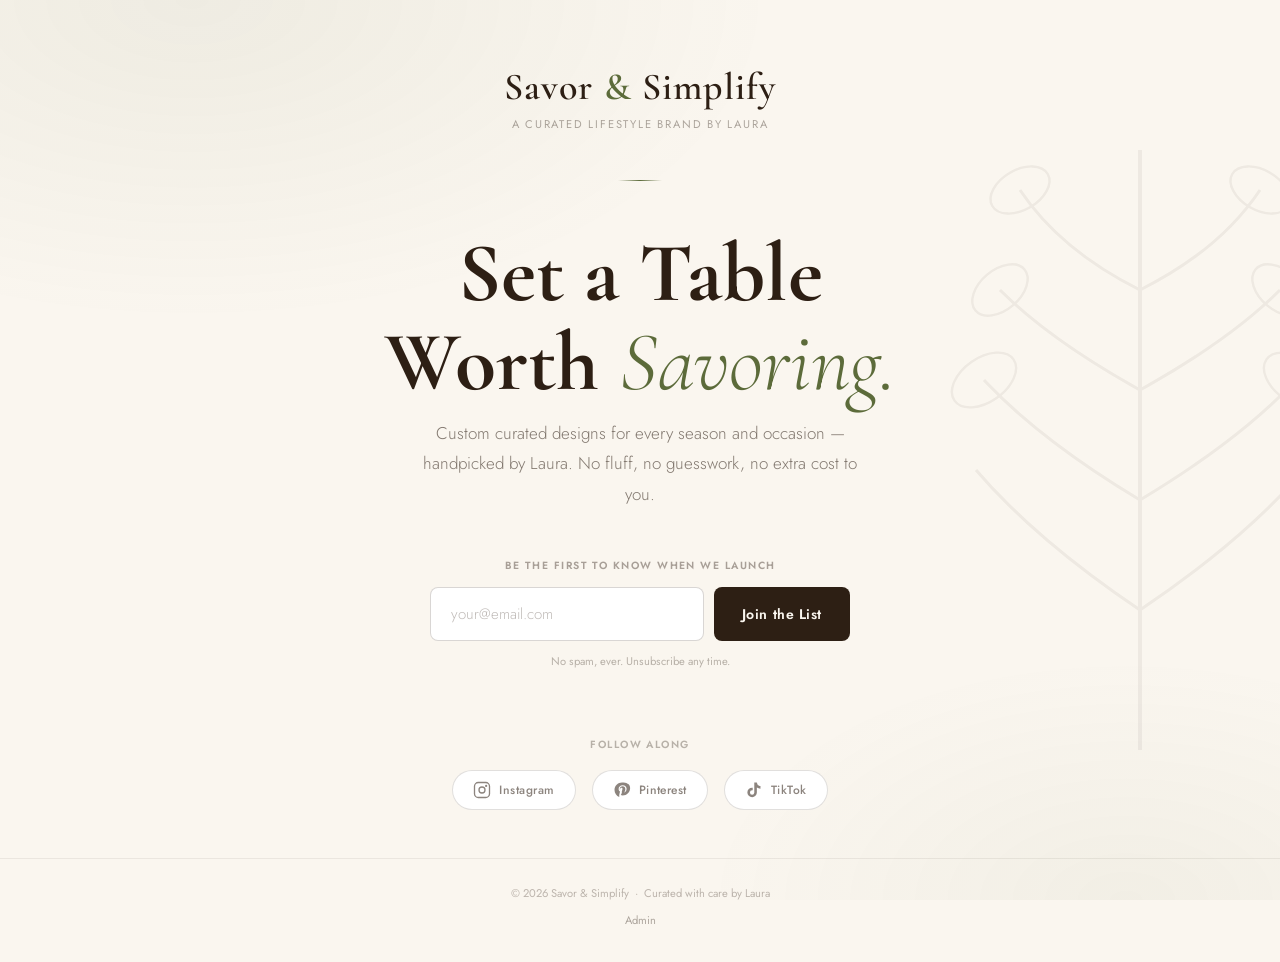
<file: index.html>
<!DOCTYPE html>
<html lang="en">
<head>
  <meta charset="UTF-8">
  <meta name="viewport" content="width=device-width, initial-scale=1.0">
  <title>Savor & Simplify — Coming Soon</title>
  <meta name="description" content="A curated lifestyle destination by Laura — seasonal tablescapes, entertaining picks, and the finds that make every gathering feel considered. Join the list.">
  <meta property="og:title" content="Savor & Simplify">
  <meta property="og:description" content="Custom curated designs for every season and occasion. Join the list.">
  <meta property="og:type" content="website">
  <link rel="preconnect" href="https://fonts.googleapis.com">
  <link rel="preconnect" href="https://fonts.gstatic.com" crossorigin>
  <link rel="stylesheet" href="https://fonts.googleapis.com/css2?family=Cormorant+Garamond:ital,wght@0,300;0,400;0,600;0,700;1,300;1,400;1,600&family=Jost:wght@300;400;500;600&display=swap">
  <style>
    *, *::before, *::after { box-sizing: border-box; margin: 0; padding: 0; }

    :root {
      --espresso:   #2D1F14;
      --olive:      #5C6B3A;
      --olive-lt:   #6e8045;
      --cream:      #FAF6EF;
      --sand:       #EDE3D0;
      --warm-gray:  #8C7B6B;
      --font-display: 'Cormorant Garamond', Georgia, serif;
      --font-body:    'Jost', system-ui, sans-serif;
    }

    html, body { height: 100%; }

    body {
      font-family: var(--font-body);
      background: var(--cream);
      color: var(--espresso);
      min-height: 100vh;
      display: flex;
      flex-direction: column;
      position: relative;
      overflow-x: hidden;
    }

    /* Subtle warm ambient wash */
    body::before {
      content: '';
      position: fixed;
      inset: 0;
      background:
        radial-gradient(ellipse 70% 55% at 15% 0%,   rgba(92,107,58,.07)  0%, transparent 65%),
        radial-gradient(ellipse 55% 45% at 88% 100%,  rgba(92,107,58,.05)  0%, transparent 60%);
      pointer-events: none;
      z-index: 0;
    }

    /* Botanical background illustration */
    .bg-botanical {
      position: fixed;
      right: -60px;
      top: 50%;
      transform: translateY(-50%);
      width: 400px;
      opacity: .055;
      pointer-events: none;
      z-index: 0;
    }

    /* ====================== LAYOUT ====================== */
    .page {
      position: relative;
      z-index: 1;
      flex: 1;
      display: flex;
      flex-direction: column;
      align-items: center;
      justify-content: center;
      padding: 4rem 1.5rem 3rem;
      text-align: center;
    }

    /* ====================== LOGO ====================== */
    .logo {
      font-family: var(--font-display);
      font-size: clamp(1.75rem, 4vw, 2.375rem);
      font-weight: 600;
      letter-spacing: .03em;
      color: var(--espresso);
      margin-bottom: .4rem;
      display: block;
      text-decoration: none;
    }
    .logo span { color: var(--olive); }

    .logo-by {
      font-size: .7rem;
      font-weight: 400;
      letter-spacing: .16em;
      text-transform: uppercase;
      color: rgba(45,31,20,.38);
      margin-bottom: 3rem;
    }

    /* ====================== DIVIDER ====================== */
    .divider {
      width: 44px;
      height: 1px;
      background: linear-gradient(90deg, transparent, var(--olive), transparent);
      margin: 0 auto 3rem;
      opacity: .5;
    }

    /* ====================== HERO TEXT ====================== */
    h1 {
      font-family: var(--font-display);
      font-size: clamp(2.75rem, 8vw, 5.25rem);
      font-weight: 700;
      line-height: 1.05;
      color: var(--espresso);
      max-width: 14ch;
      margin: 0 auto .75rem;
    }
    h1 em {
      font-style: italic;
      font-weight: 300;
      color: var(--olive);
    }

    .hero__sub {
      font-size: clamp(.9rem, 2vw, 1.0625rem);
      font-weight: 300;
      color: rgba(45,31,20,.58);
      line-height: 1.8;
      max-width: 44ch;
      margin: 0 auto 3rem;
    }

    /* ====================== EMAIL FORM ====================== */
    .email-section {
      width: 100%;
      max-width: 420px;
      margin: 0 auto 1rem;
    }

    .email-label {
      font-size: .65rem;
      font-weight: 600;
      letter-spacing: .14em;
      text-transform: uppercase;
      color: rgba(45,31,20,.4);
      margin-bottom: .875rem;
      display: block;
    }

    .email-form {
      display: flex;
      gap: .625rem;
      flex-wrap: wrap;
    }

    .email-form input[type="email"] {
      flex: 1;
      min-width: 0;
      padding: .9375rem 1.25rem;
      border: 1.5px solid rgba(45,31,20,.18);
      border-radius: 8px;
      background: white;
      color: var(--espresso);
      font-family: var(--font-body);
      font-size: .9375rem;
      font-weight: 300;
      transition: border-color .2s, box-shadow .2s;
      -webkit-appearance: none;
    }
    .email-form input::placeholder { color: rgba(45,31,20,.3); }
    .email-form input:focus {
      outline: none;
      border-color: var(--olive);
      box-shadow: 0 0 0 3px rgba(92,107,58,.1);
    }

    .email-form button {
      padding: .9375rem 1.75rem;
      background: var(--espresso);
      border: none;
      border-radius: 8px;
      color: var(--cream);
      font-family: var(--font-body);
      font-size: .875rem;
      font-weight: 600;
      letter-spacing: .04em;
      cursor: pointer;
      white-space: nowrap;
      transition: background .2s, transform .1s;
      flex-shrink: 0;
    }
    .email-form button:hover { background: var(--olive); }
    .email-form button:active { transform: scale(.97); }

    .email-note {
      font-size: .7rem;
      color: rgba(45,31,20,.32);
      margin-top: .75rem;
      line-height: 1.5;
    }

    /* Success state */
    .email-success {
      display: none;
      background: rgba(92,107,58,.1);
      border: 1px solid rgba(92,107,58,.3);
      border-radius: 8px;
      padding: .9375rem 1.25rem;
      color: #3d5220;
      font-size: .875rem;
      line-height: 1.6;
      text-align: left;
    }
    .email-success.visible { display: block; }
    .email-form.hidden { display: none; }

    /* ====================== SOCIAL LINKS ====================== */
    .social-section { margin-top: 3.25rem; }

    .social-label {
      font-size: .65rem;
      font-weight: 600;
      letter-spacing: .14em;
      text-transform: uppercase;
      color: rgba(45,31,20,.32);
      margin-bottom: 1.125rem;
      display: block;
    }

    .social-links {
      display: flex;
      align-items: center;
      justify-content: center;
      gap: 1rem;
    }

    .social-link {
      display: flex;
      align-items: center;
      gap: .5rem;
      padding: .625rem 1.25rem;
      border: 1.5px solid rgba(45,31,20,.14);
      border-radius: 24px;
      color: rgba(45,31,20,.55);
      text-decoration: none;
      font-size: .75rem;
      font-weight: 500;
      letter-spacing: .04em;
      background: white;
      transition: border-color .2s, color .2s, background .2s;
    }
    .social-link:hover {
      border-color: var(--olive);
      color: var(--olive);
      background: rgba(92,107,58,.05);
    }
    .social-link svg { flex-shrink: 0; }

    @media (max-width: 480px) {
      .social-links { gap: .625rem; }
      .social-link span { display: none; }
      .social-link { padding: .625rem; border-radius: 50%; width: 44px; height: 44px; justify-content: center; }
    }

    /* ====================== FOOTER ====================== */
    .site-footer {
      position: relative;
      z-index: 1;
      text-align: center;
      padding: 1.5rem 1.5rem 2rem;
      font-size: .7rem;
      color: rgba(45,31,20,.3);
      line-height: 1.8;
      border-top: 1px solid rgba(45,31,20,.07);
    }
    .site-footer a { color: rgba(45,31,20,.38); text-decoration: none; }
    .site-footer a:hover { color: var(--olive); }

    /* ====================== ANIMATIONS ====================== */
    .fade-up {
      opacity: 0;
      transform: translateY(16px);
      transition: opacity .6s ease, transform .6s ease;
    }
    .fade-up.in { opacity: 1; transform: none; }
  </style>
</head>
<body>

<!-- Botanical background -->
<svg class="bg-botanical" viewBox="0 0 200 320" fill="none" xmlns="http://www.w3.org/2000/svg" aria-hidden="true">
  <path d="M100 310 L100 10" stroke="#2D1F14" stroke-width="2"/>
  <path d="M100 80 Q60 60 40 30" stroke="#2D1F14" stroke-width="1.5"/>
  <path d="M100 80 Q140 60 160 30" stroke="#2D1F14" stroke-width="1.5"/>
  <path d="M100 130 Q55 105 30 80" stroke="#2D1F14" stroke-width="1.5"/>
  <path d="M100 130 Q145 105 170 80" stroke="#2D1F14" stroke-width="1.5"/>
  <path d="M100 185 Q50 155 22 125" stroke="#2D1F14" stroke-width="1.5"/>
  <path d="M100 185 Q150 155 178 125" stroke="#2D1F14" stroke-width="1.5"/>
  <path d="M100 240 Q48 205 18 170" stroke="#2D1F14" stroke-width="1.5"/>
  <path d="M100 240 Q152 205 182 170" stroke="#2D1F14" stroke-width="1.5"/>
  <ellipse cx="40" cy="30" rx="16" ry="10" transform="rotate(-30 40 30)" stroke="#2D1F14" stroke-width="1.2"/>
  <ellipse cx="160" cy="30" rx="16" ry="10" transform="rotate(30 160 30)" stroke="#2D1F14" stroke-width="1.2"/>
  <ellipse cx="30" cy="80" rx="16" ry="10" transform="rotate(-40 30 80)" stroke="#2D1F14" stroke-width="1.2"/>
  <ellipse cx="170" cy="80" rx="16" ry="10" transform="rotate(40 170 80)" stroke="#2D1F14" stroke-width="1.2"/>
  <ellipse cx="22" cy="125" rx="18" ry="11" transform="rotate(-35 22 125)" stroke="#2D1F14" stroke-width="1.2"/>
  <ellipse cx="178" cy="125" rx="18" ry="11" transform="rotate(35 178 125)" stroke="#2D1F14" stroke-width="1.2"/>
</svg>

<main class="page">

  <!-- Logo -->
  <div class="fade-up">
    <a class="logo" href="#">Savor <span>&amp;</span> Simplify</a>
    <div class="logo-by">A curated lifestyle brand by Laura</div>
  </div>

  <div class="divider fade-up"></div>

  <!-- Hero text -->
  <div class="fade-up">
    <h1>Set a Table Worth <em>Savoring.</em></h1>
    <p class="hero__sub">
      Custom curated designs for every season and occasion — handpicked by Laura. No fluff, no guesswork, no extra cost to you.
    </p>
  </div>

  <!-- Email form -->
  <div class="email-section fade-up">
    <span class="email-label">Be the first to know when we launch</span>
    <form class="email-form" id="emailForm">
      <input
        type="email"
        id="emailInput"
        placeholder="your@email.com"
        autocomplete="email"
        required
      >
      <!-- ACTION: Replace handler below with Formio / Mailchimp endpoint -->
      <button type="submit">Join the List</button>
    </form>
    <div class="email-success" id="emailSuccess">
      ✓ &nbsp;You're on the list. Watch for something beautiful in your inbox.
    </div>
    <p class="email-note">No spam, ever. Unsubscribe any time.</p>
  </div>

  <!-- Social links -->
  <div class="social-section fade-up">
    <span class="social-label">Follow along</span>
    <div class="social-links">

      <!-- UPDATE: Replace href with your real Instagram URL -->
      <a href="https://instagram.com/savorandsimplify" target="_blank" rel="noopener" class="social-link" aria-label="Instagram">
        <svg width="18" height="18" viewBox="0 0 24 24" fill="none" stroke="currentColor" stroke-width="1.75" stroke-linecap="round" stroke-linejoin="round">
          <rect x="2" y="2" width="20" height="20" rx="5" ry="5"/>
          <circle cx="12" cy="12" r="4"/>
          <circle cx="17.5" cy="6.5" r="1.5" fill="currentColor" stroke="none"/>
        </svg>
        <span>Instagram</span>
      </a>

      <!-- UPDATE: Replace href with your real Pinterest URL -->
      <a href="https://pinterest.com/savorandsimplify" target="_blank" rel="noopener" class="social-link" aria-label="Pinterest">
        <svg width="18" height="18" viewBox="0 0 24 24" fill="currentColor" stroke="none">
          <path d="M12 2C6.48 2 2 6.48 2 12c0 4.24 2.65 7.87 6.39 9.29-.09-.78-.17-1.98.03-2.83.19-.78 1.26-5.32 1.26-5.32s-.32-.64-.32-1.59c0-1.49.86-2.61 1.93-2.61.91 0 1.35.68 1.35 1.5 0 .91-.58 2.28-.88 3.55-.25 1.06.53 1.92 1.57 1.92 1.88 0 3.14-2.4 3.14-5.25 0-2.17-1.47-3.69-3.57-3.69-2.43 0-3.86 1.82-3.86 3.7 0 .73.28 1.52.63 1.95.07.08.08.15.06.24l-.23.97c-.04.14-.12.18-.28.11-1.05-.49-1.7-2.01-1.7-3.24 0-2.63 1.91-5.05 5.51-5.05 2.89 0 5.14 2.06 5.14 4.81 0 2.87-1.81 5.18-4.32 5.18-.84 0-1.64-.44-1.91-.95l-.52 1.94c-.19.72-.69 1.62-1.03 2.17.78.24 1.6.37 2.45.37 5.52 0 10-4.48 10-10S17.52 2 12 2z"/>
        </svg>
        <span>Pinterest</span>
      </a>

      <!-- UPDATE: Replace href with your real TikTok URL -->
      <a href="https://tiktok.com/@savorandsimplify" target="_blank" rel="noopener" class="social-link" aria-label="TikTok">
        <svg width="18" height="18" viewBox="0 0 24 24" fill="currentColor" stroke="none">
          <path d="M19.59 6.69a4.83 4.83 0 01-3.77-4.25V2h-3.45v13.67a2.89 2.89 0 01-2.88 2.5 2.89 2.89 0 01-2.89-2.89 2.89 2.89 0 012.89-2.89c.28 0 .54.04.79.1V9.01a6.33 6.33 0 00-.79-.05 6.34 6.34 0 00-6.34 6.34 6.34 6.34 0 006.34 6.34 6.34 6.34 0 006.33-6.34V8.69a8.2 8.2 0 004.79 1.53V6.77a4.85 4.85 0 01-1.02-.08z"/>
        </svg>
        <span>TikTok</span>
      </a>

    </div>
  </div>

</main>

<footer class="site-footer">
  <div>© 2026 Savor &amp; Simplify &nbsp;·&nbsp; Curated with care by Laura</div>
  <div style="margin-top:.375rem;"><a href="admin.html">Admin</a></div>
</footer>

<script>
  // Staggered fade-in on load
  document.querySelectorAll('.fade-up').forEach((el, i) => {
    setTimeout(() => el.classList.add('in'), 120 + i * 130);
  });

  // Email form — wire to Formio / Mailchimp endpoint when ready
  document.getElementById('emailForm').addEventListener('submit', function(e) {
    e.preventDefault();
    if (!document.getElementById('emailInput').value.trim()) return;
    // fetch('YOUR_ENDPOINT', { method:'POST', ... })
    this.classList.add('hidden');
    document.getElementById('emailSuccess').classList.add('visible');
  });
</script>
</body>
</html>
</file>
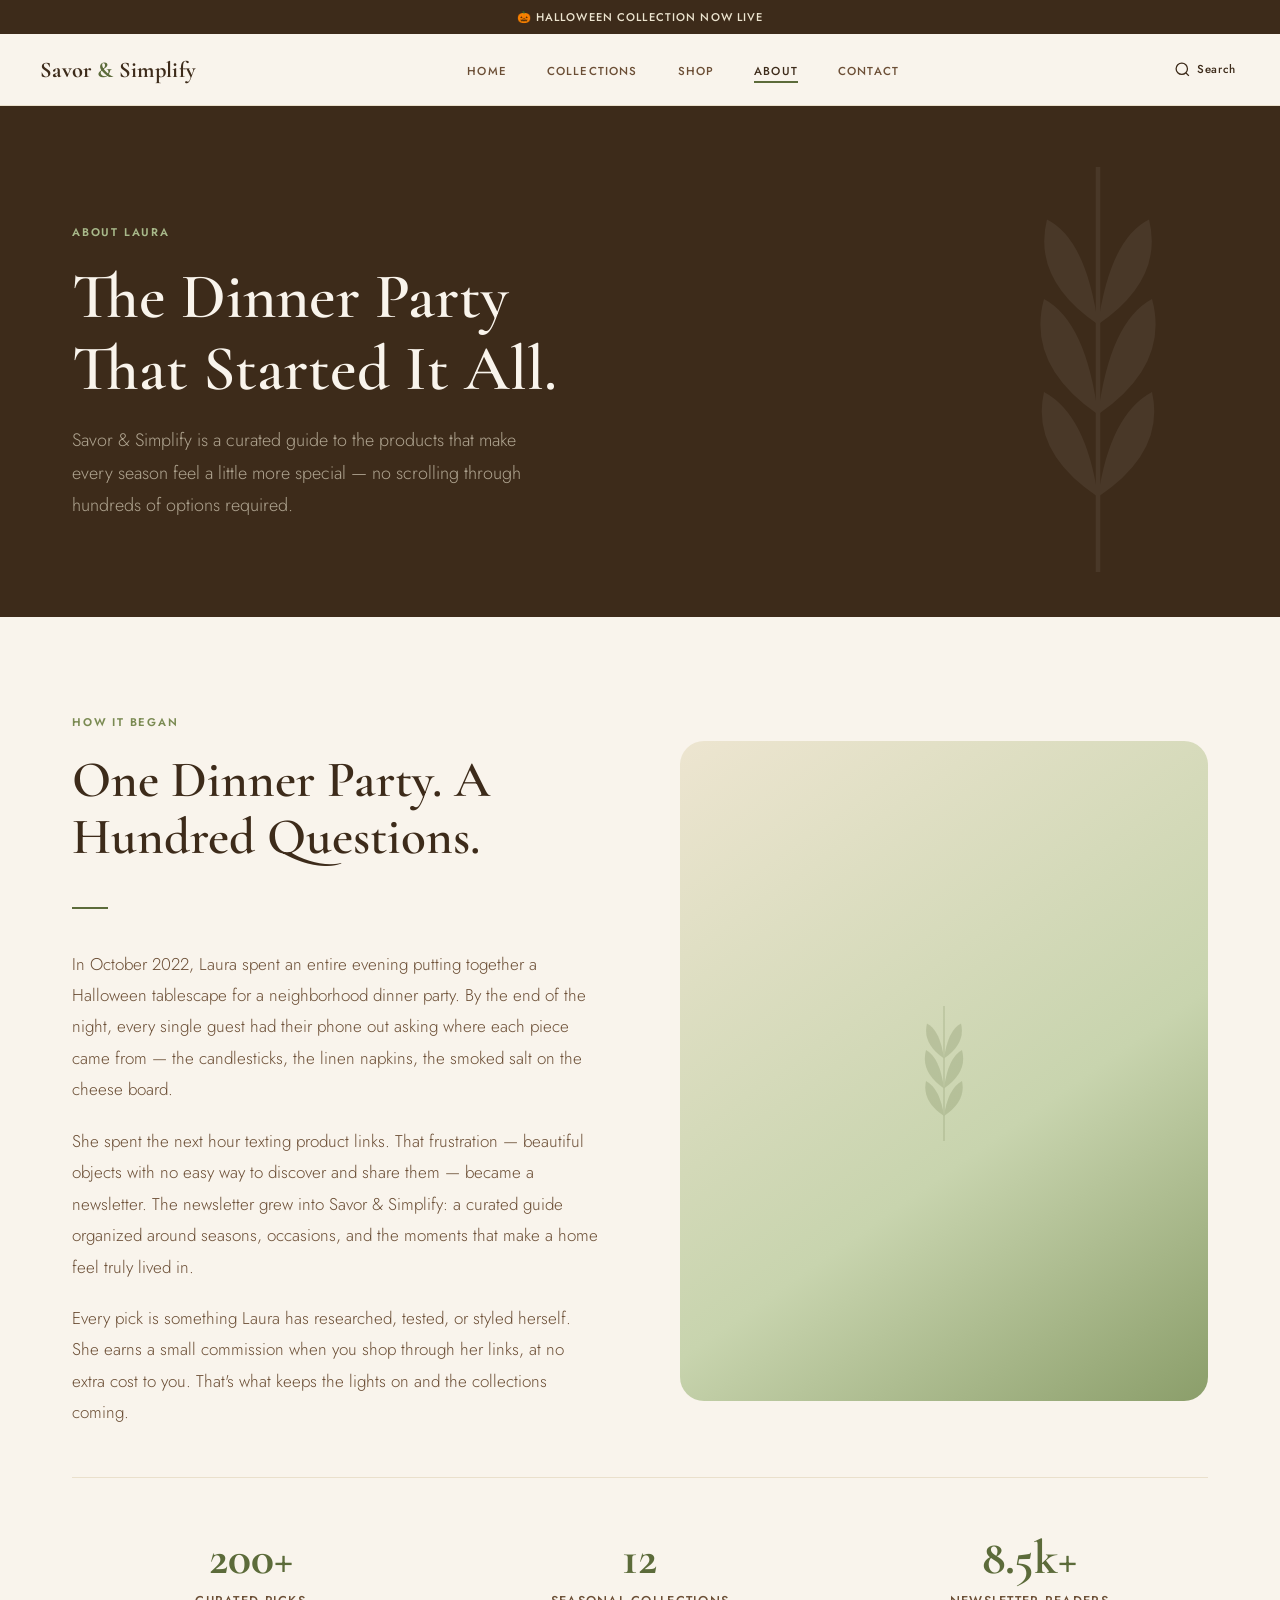
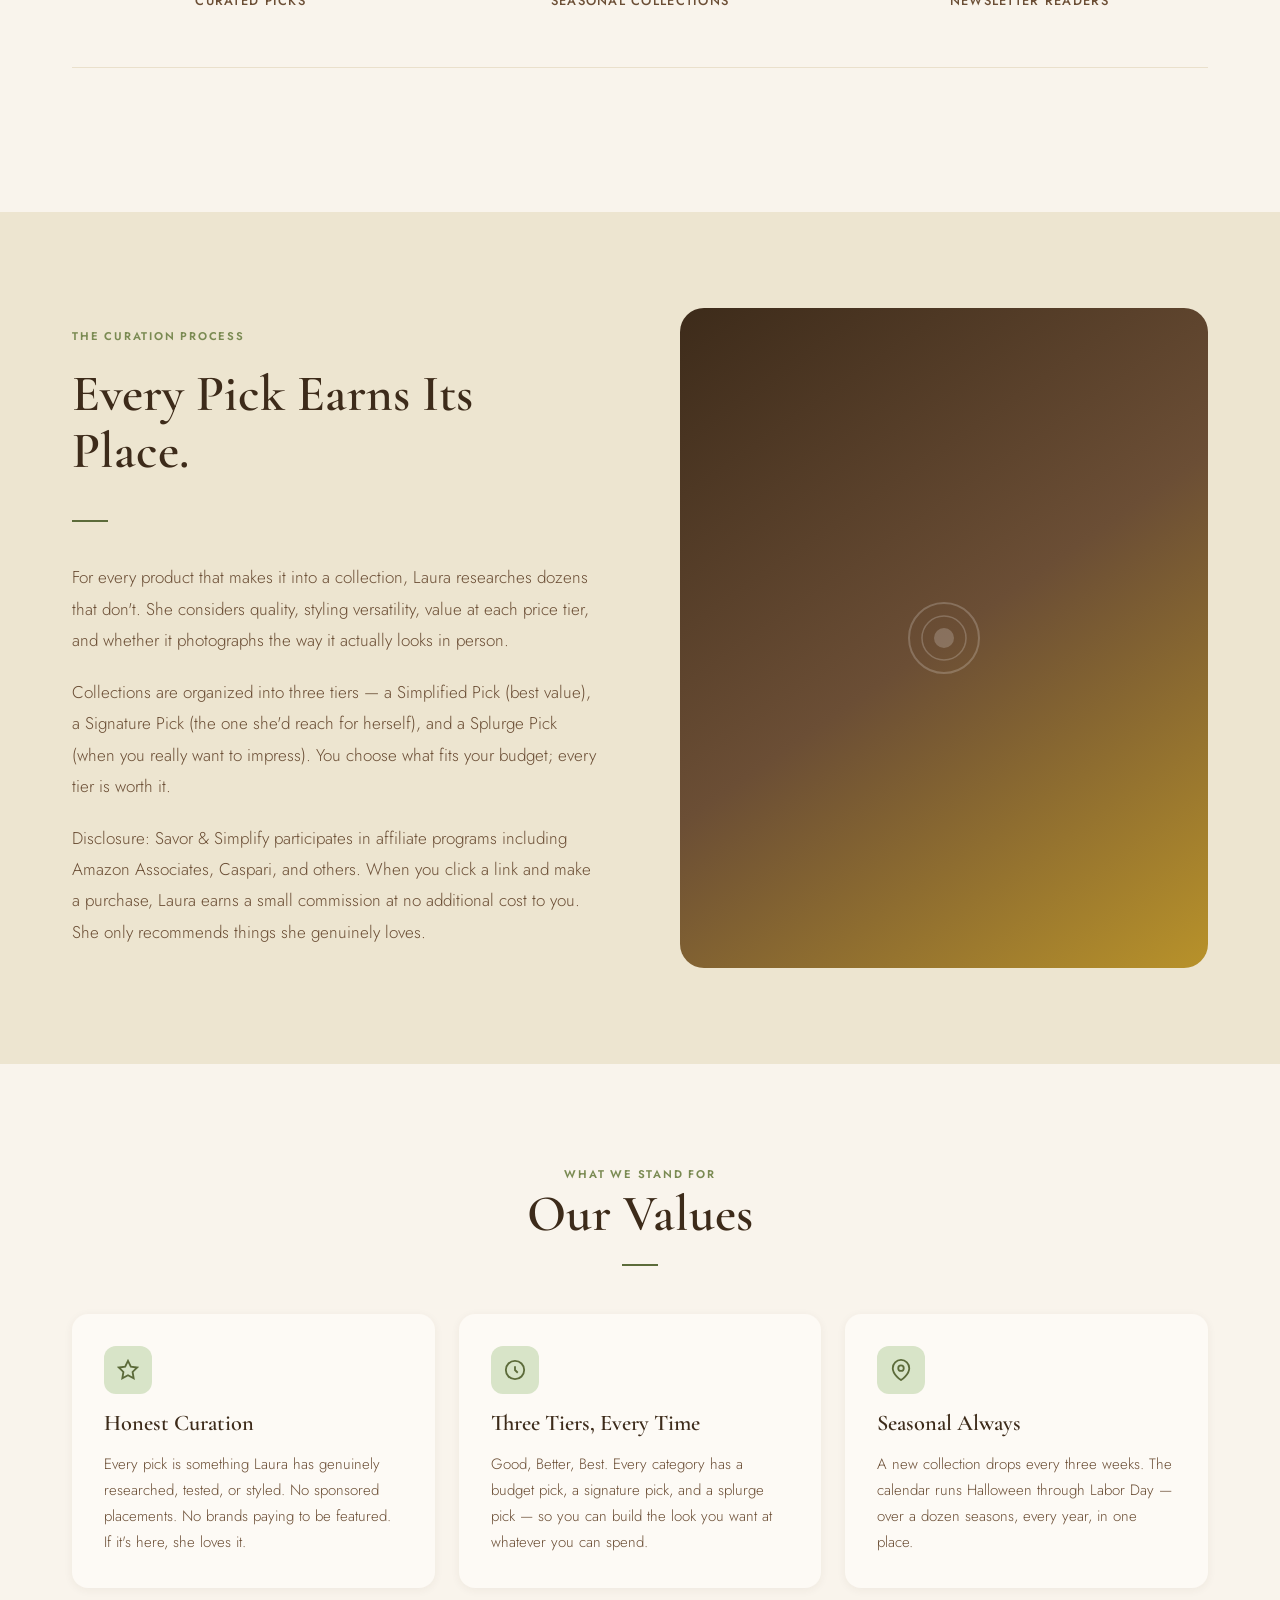
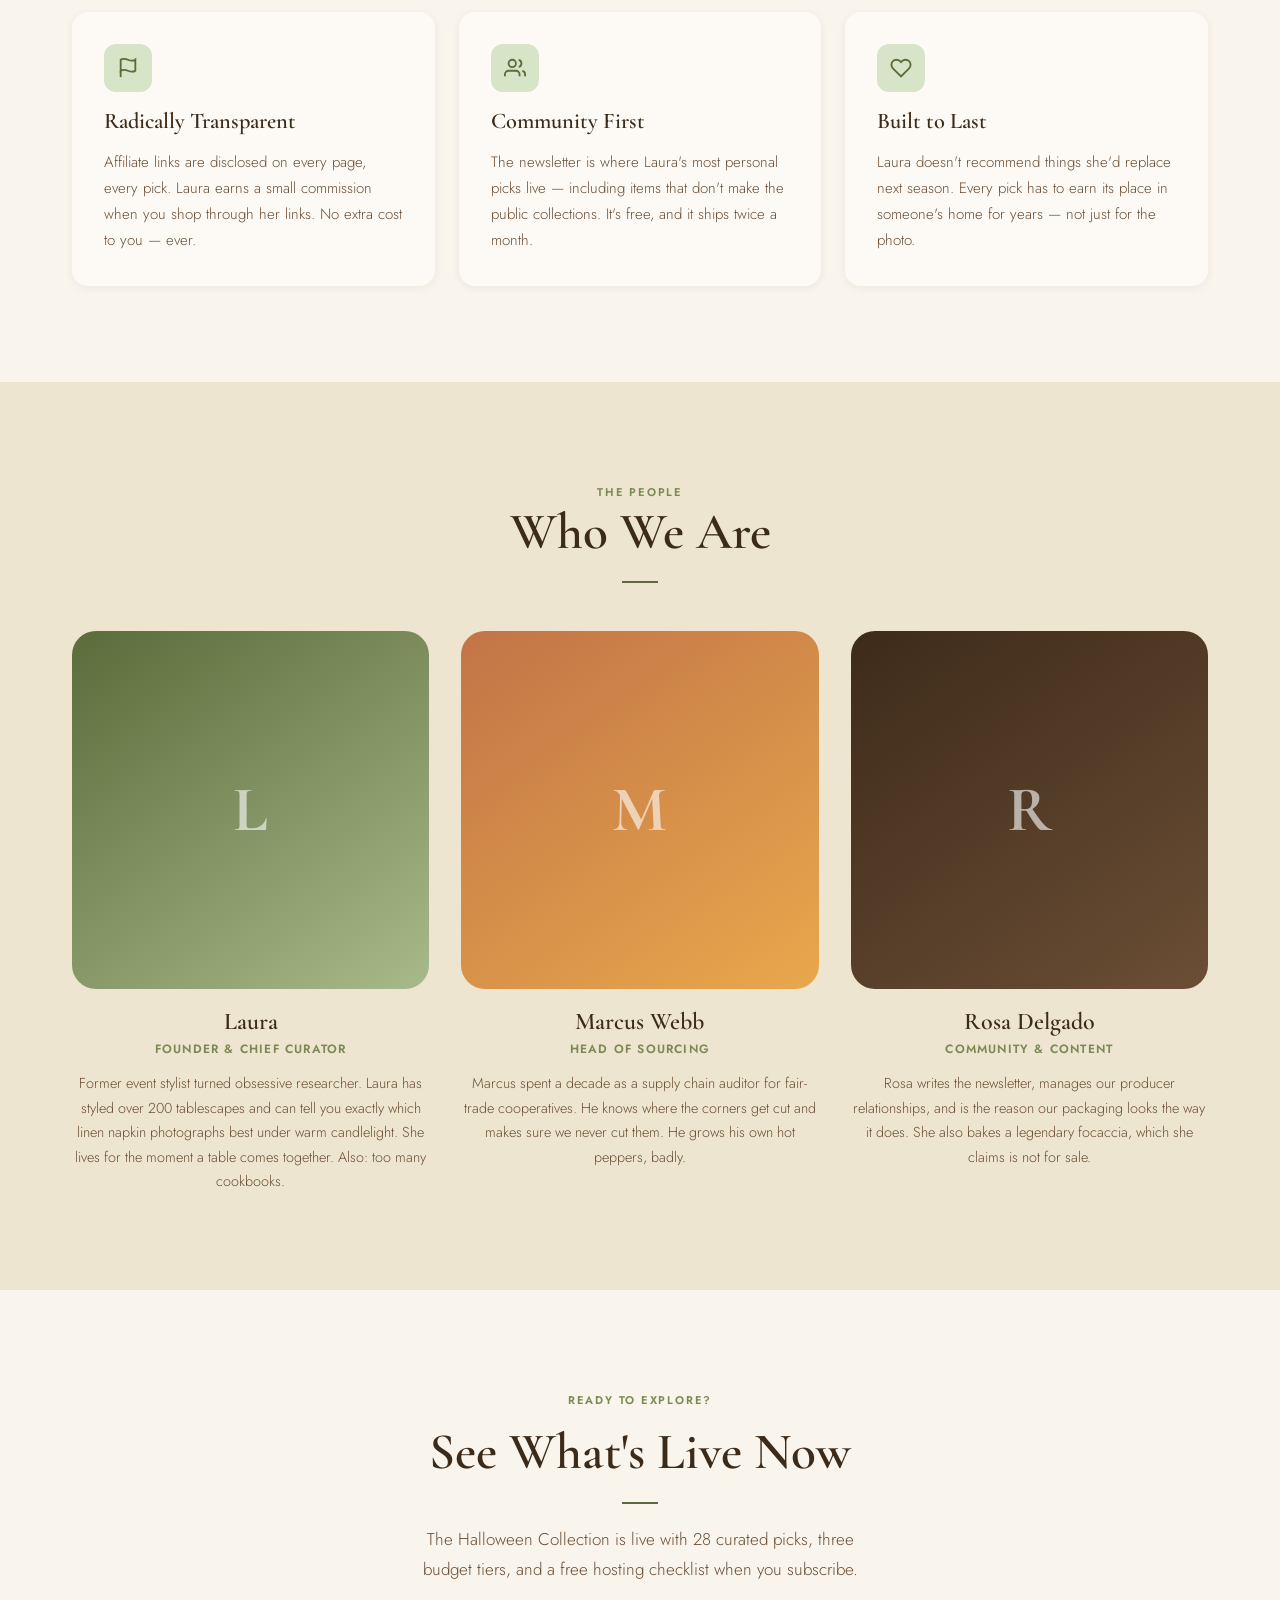
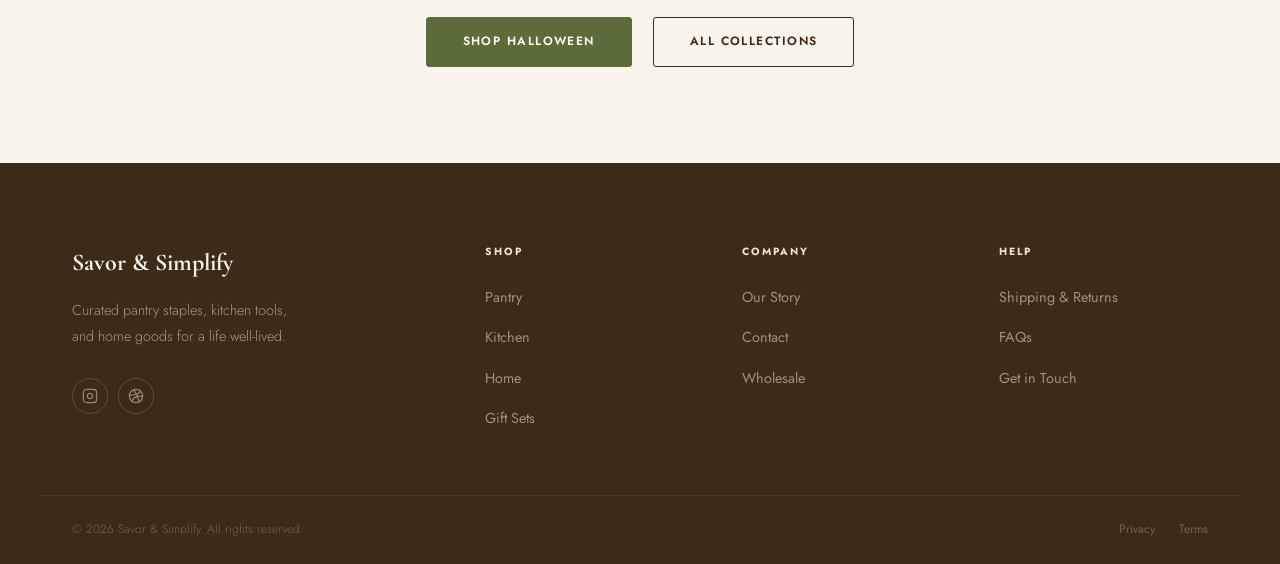
<file: about.html>
<!DOCTYPE html>
<html lang="en">
<head>
  <meta charset="UTF-8">
  <meta name="viewport" content="width=device-width, initial-scale=1.0">
  <title>Our Story — Savor & Simplify</title>
  <meta name="description" content="The story behind Savor & Simplify — why we started, what we believe, and how we choose every product.">
  <link rel="preconnect" href="https://fonts.googleapis.com">
  <link rel="preconnect" href="https://fonts.gstatic.com" crossorigin>
  <link rel="stylesheet" href="https://fonts.googleapis.com/css2?family=Cormorant+Garamond:ital,wght@0,400;0,500;0,600;0,700;1,400;1,600&family=Jost:wght@300;400;500;600&display=swap">
  <link rel="stylesheet" href="css/style.css">
  <style>
    .fade-in { opacity: 0; transform: translateY(22px); transition: opacity .65s ease, transform .65s ease; }
    .fade-in.visible { opacity: 1; transform: none; }
    .img-story-1 { background: linear-gradient(145deg,#EDE5D0,#C8D4AE 60%,#8B9E6A 100%); }
    .img-story-2 { background: linear-gradient(145deg,#3D2B1A,#6B4E35 50%,#B8922A 100%); }
    .img-story-3 { background: linear-gradient(145deg,#5C6B3A,#A8B98A 60%,#EDE5D0 100%); }
    .img-team-1  { background: linear-gradient(145deg,#5C6B3A,#A8B98A); }
    .img-team-2  { background: linear-gradient(145deg,#C27447,#E8A84C); }
    .img-team-3  { background: linear-gradient(145deg,#3D2B1A,#6B4E35); }
    .stat-row {
      display: grid;
      grid-template-columns: repeat(3, 1fr);
      gap: 2rem;
      padding: 3.5rem 0;
      border-top: 1px solid var(--sand-light);
      border-bottom: 1px solid var(--sand-light);
      margin: 3rem 0;
    }
    .stat { text-align: center; }
    .stat__number { font-family: var(--font-display); font-size: 3rem; font-weight: 700; color: var(--olive); line-height: 1; }
    .stat__label { font-size: .8rem; font-weight: 500; letter-spacing: .1em; text-transform: uppercase; color: var(--espresso-lt); margin-top: .5rem; }
    @media (max-width: 768px) {
      .stat-row { grid-template-columns: 1fr; gap: 1.5rem; }
    }
  </style>
</head>
<body>

<div class="announcement">🎃 Halloween Collection Now Live</div>

<nav class="nav">
  <div class="nav__inner">
    <a href="index.html" class="nav__logo">Savor <span>&</span> Simplify</a>
    <ul class="nav__links">
      <li><a href="index.html">Home</a></li>
      <li><a href="collections.html">Collections</a></li>
      <li><a href="shop.html">Shop</a></li>
      <li><a href="about.html" class="active">About</a></li>
      <li><a href="contact.html">Contact</a></li>
    </ul>
    <div class="nav__actions">
      <a href="shop.html" class="nav__icon-btn">
        <svg width="17" height="17" viewBox="0 0 24 24" fill="none" stroke="currentColor" stroke-width="1.8"><circle cx="11" cy="11" r="8"/><line x1="21" y1="21" x2="16.65" y2="16.65"/></svg>
        Search
      </a>
    </div>
    <button class="nav__hamburger" aria-label="Open menu">
      <span></span><span></span><span></span>
    </button>
  </div>
</nav>

<nav class="nav__mobile" aria-label="Mobile navigation">
  <a href="index.html">Home</a>
  <a href="collections.html">Collections</a>
  <a href="shop.html">Shop</a>
  <a href="about.html">About</a>
  <a href="contact.html">Contact</a>
  <div class="nav__mobile-footer">
    <a href="halloween.html" class="btn btn--olive">Shop Halloween</a>
  </div>
</nav>

<!-- About Hero -->
<section class="about-hero">
  <svg class="about-hero__botanical" viewBox="0 0 200 300" fill="none" xmlns="http://www.w3.org/2000/svg" aria-hidden="true">
    <path d="M100 290 L100 20" stroke="white" stroke-width="3"/>
    <path d="M100 240 Q55 210 64 170 Q92 185 100 240Z" fill="white"/>
    <path d="M100 240 Q145 210 136 170 Q108 185 100 240Z" fill="white"/>
    <path d="M100 185 Q52 152 64 108 Q92 123 100 185Z" fill="white"/>
    <path d="M100 185 Q148 152 136 108 Q108 123 100 185Z" fill="white"/>
    <path d="M100 125 Q56 95 66 55 Q92 68 100 125Z" fill="white"/>
    <path d="M100 125 Q144 95 134 55 Q108 68 100 125Z" fill="white"/>
  </svg>
  <div class="about-hero__inner">
    <span class="eyebrow">About Laura</span>
    <h1>The Dinner Party That Started It All.</h1>
    <p class="about-hero__sub">Savor & Simplify is a curated guide to the products that make every season feel a little more special — no scrolling through hundreds of options required.</p>
  </div>
</section>

<!-- Origin Story -->
<section class="about-section">
  <div class="container">
    <div class="about-split fade-in">
      <div class="about-split__content">
        <span class="eyebrow">How It Began</span>
        <h2>One Dinner Party. A Hundred Questions.</h2>
        <div class="divider"></div>
        <p>In October 2022, Laura spent an entire evening putting together a Halloween tablescape for a neighborhood dinner party. By the end of the night, every single guest had their phone out asking where each piece came from — the candlesticks, the linen napkins, the smoked salt on the cheese board.</p>
        <p>She spent the next hour texting product links. That frustration — beautiful objects with no easy way to discover and share them — became a newsletter. The newsletter grew into Savor & Simplify: a curated guide organized around seasons, occasions, and the moments that make a home feel truly lived in.</p>
        <p>Every pick is something Laura has researched, tested, or styled herself. She earns a small commission when you shop through her links, at no extra cost to you. That's what keeps the lights on and the collections coming.</p>
      </div>
      <div class="about-split__visual">
        <div class="about-split__image img-story-1" style="display:flex;align-items:center;justify-content:center;">
          <svg width="100" height="180" viewBox="0 0 200 300" fill="none" xmlns="http://www.w3.org/2000/svg" style="opacity:.2">
            <path d="M100 290 L100 20" stroke="#5C6B3A" stroke-width="3"/>
            <path d="M100 240 Q55 210 64 170 Q92 185 100 240Z" fill="#5C6B3A"/>
            <path d="M100 240 Q145 210 136 170 Q108 185 100 240Z" fill="#5C6B3A"/>
            <path d="M100 185 Q52 152 64 108 Q92 123 100 185Z" fill="#5C6B3A"/>
            <path d="M100 185 Q148 152 136 108 Q108 123 100 185Z" fill="#5C6B3A"/>
            <path d="M100 125 Q56 95 66 55 Q92 68 100 125Z" fill="#5C6B3A"/>
            <path d="M100 125 Q144 95 134 55 Q108 68 100 125Z" fill="#5C6B3A"/>
          </svg>
        </div>
      </div>
    </div>

    <div class="stat-row fade-in">
      <div class="stat">
        <div class="stat__number">200+</div>
        <div class="stat__label">Curated Picks</div>
      </div>
      <div class="stat">
        <div class="stat__number">12</div>
        <div class="stat__label">Seasonal Collections</div>
      </div>
      <div class="stat">
        <div class="stat__number">8.5k+</div>
        <div class="stat__label">Newsletter Readers</div>
      </div>
    </div>
  </div>
</section>

<!-- How We Curate -->
<section class="about-section about-section--alt">
  <div class="container">
    <div class="about-split about-split--reverse fade-in">
      <div class="about-split__visual">
        <div class="about-split__image img-story-2" style="display:flex;align-items:center;justify-content:center;">
          <svg width="80" height="80" viewBox="0 0 80 80" fill="none" xmlns="http://www.w3.org/2000/svg" style="opacity:.2">
            <circle cx="40" cy="40" r="35" stroke="white" stroke-width="2"/>
            <circle cx="40" cy="40" r="22" stroke="white" stroke-width="1.5"/>
            <circle cx="40" cy="40" r="10" fill="white"/>
          </svg>
        </div>
      </div>
      <div class="about-split__content">
        <span class="eyebrow">The Curation Process</span>
        <h2>Every Pick Earns Its Place.</h2>
        <div class="divider"></div>
        <p>For every product that makes it into a collection, Laura researches dozens that don't. She considers quality, styling versatility, value at each price tier, and whether it photographs the way it actually looks in person.</p>
        <p>Collections are organized into three tiers — a Simplified Pick (best value), a Signature Pick (the one she'd reach for herself), and a Splurge Pick (when you really want to impress). You choose what fits your budget; every tier is worth it.</p>
        <p>Disclosure: Savor & Simplify participates in affiliate programs including Amazon Associates, Caspari, and others. When you click a link and make a purchase, Laura earns a small commission at no additional cost to you. She only recommends things she genuinely loves.</p>
      </div>
    </div>
  </div>
</section>

<!-- Values -->
<section class="about-section" id="values">
  <div class="container">
    <div style="text-align:center;margin-bottom:1rem;" class="fade-in">
      <span class="eyebrow">What We Stand For</span>
      <h2>Our Values</h2>
      <div class="divider divider--center"></div>
    </div>
    <div class="values-grid">
      <div class="value-card fade-in">
        <div class="value-card__icon">
          <svg width="22" height="22" viewBox="0 0 24 24" fill="none" stroke="currentColor" stroke-width="2"><path d="M12 2l3.09 6.26L22 9.27l-5 4.87 1.18 6.88L12 17.77l-6.18 3.25L7 14.14 2 9.27l6.91-1.01L12 2z"/></svg>
        </div>
        <h3>Honest Curation</h3>
        <p>Every pick is something Laura has genuinely researched, tested, or styled. No sponsored placements. No brands paying to be featured. If it's here, she loves it.</p>
      </div>
      <div class="value-card fade-in">
        <div class="value-card__icon">
          <svg width="22" height="22" viewBox="0 0 24 24" fill="none" stroke="currentColor" stroke-width="2"><circle cx="12" cy="12" r="10"/><path d="M12 8v4l3 3"/></svg>
        </div>
        <h3>Three Tiers, Every Time</h3>
        <p>Good, Better, Best. Every category has a budget pick, a signature pick, and a splurge pick — so you can build the look you want at whatever you can spend.</p>
      </div>
      <div class="value-card fade-in">
        <div class="value-card__icon">
          <svg width="22" height="22" viewBox="0 0 24 24" fill="none" stroke="currentColor" stroke-width="2"><path d="M21 10c0 7-9 13-9 13s-9-6-9-13a9 9 0 0 1 18 0z"/><circle cx="12" cy="10" r="3"/></svg>
        </div>
        <h3>Seasonal Always</h3>
        <p>A new collection drops every three weeks. The calendar runs Halloween through Labor Day — over a dozen seasons, every year, in one place.</p>
      </div>
      <div class="value-card fade-in">
        <div class="value-card__icon">
          <svg width="22" height="22" viewBox="0 0 24 24" fill="none" stroke="currentColor" stroke-width="2"><path d="M4 15s1-1 4-1 5 2 8 2 4-1 4-1V3s-1 1-4 1-5-2-8-2-4 1-4 1z"/><line x1="4" y1="22" x2="4" y2="15"/></svg>
        </div>
        <h3>Radically Transparent</h3>
        <p>Affiliate links are disclosed on every page, every pick. Laura earns a small commission when you shop through her links. No extra cost to you — ever.</p>
      </div>
      <div class="value-card fade-in">
        <div class="value-card__icon">
          <svg width="22" height="22" viewBox="0 0 24 24" fill="none" stroke="currentColor" stroke-width="2"><path d="M17 21v-2a4 4 0 0 0-4-4H5a4 4 0 0 0-4 4v2"/><circle cx="9" cy="7" r="4"/><path d="M23 21v-2a4 4 0 0 0-3-3.87"/><path d="M16 3.13a4 4 0 0 1 0 7.75"/></svg>
        </div>
        <h3>Community First</h3>
        <p>The newsletter is where Laura's most personal picks live — including items that don't make the public collections. It's free, and it ships twice a month.</p>
      </div>
      <div class="value-card fade-in">
        <div class="value-card__icon">
          <svg width="22" height="22" viewBox="0 0 24 24" fill="none" stroke="currentColor" stroke-width="2"><path d="M20.84 4.61a5.5 5.5 0 0 0-7.78 0L12 5.67l-1.06-1.06a5.5 5.5 0 0 0-7.78 7.78l1.06 1.06L12 21.23l7.78-7.78 1.06-1.06a5.5 5.5 0 0 0 0-7.78z"/></svg>
        </div>
        <h3>Built to Last</h3>
        <p>Laura doesn't recommend things she'd replace next season. Every pick has to earn its place in someone's home for years — not just for the photo.</p>
      </div>
    </div>
  </div>
</section>

<!-- Team -->
<section class="about-section about-section--alt">
  <div class="container">
    <div style="text-align:center;margin-bottom:1rem;" class="fade-in">
      <span class="eyebrow">The People</span>
      <h2>Who We Are</h2>
      <div class="divider divider--center"></div>
    </div>
    <div class="team-grid">
      <div class="team-card fade-in">
        <div class="team-card__photo img-team-1" style="display:flex;align-items:center;justify-content:center;">
          <span style="font-family:var(--font-display);font-size:4rem;font-weight:700;color:rgba(255,255,255,.6)">L</span>
        </div>
        <h3 class="team-card__name">Laura</h3>
        <div class="team-card__role">Founder & Chief Curator</div>
        <p class="team-card__bio">Former event stylist turned obsessive researcher. Laura has styled over 200 tablescapes and can tell you exactly which linen napkin photographs best under warm candlelight. She lives for the moment a table comes together. Also: too many cookbooks.</p>
      </div>
      <div class="team-card fade-in">
        <div class="team-card__photo img-team-2" style="display:flex;align-items:center;justify-content:center;">
          <span style="font-family:var(--font-display);font-size:4rem;font-weight:700;color:rgba(255,255,255,.6)">M</span>
        </div>
        <h3 class="team-card__name">Marcus Webb</h3>
        <div class="team-card__role">Head of Sourcing</div>
        <p class="team-card__bio">Marcus spent a decade as a supply chain auditor for fair-trade cooperatives. He knows where the corners get cut and makes sure we never cut them. He grows his own hot peppers, badly.</p>
      </div>
      <div class="team-card fade-in">
        <div class="team-card__photo img-team-3" style="display:flex;align-items:center;justify-content:center;">
          <span style="font-family:var(--font-display);font-size:4rem;font-weight:700;color:rgba(255,255,255,.6)">R</span>
        </div>
        <h3 class="team-card__name">Rosa Delgado</h3>
        <div class="team-card__role">Community & Content</div>
        <p class="team-card__bio">Rosa writes the newsletter, manages our producer relationships, and is the reason our packaging looks the way it does. She also bakes a legendary focaccia, which she claims is not for sale.</p>
      </div>
    </div>
  </div>
</section>

<!-- Final CTA -->
<section style="padding:6rem 0;text-align:center;background:var(--cream);">
  <div class="container fade-in">
    <span class="eyebrow">Ready to explore?</span>
    <h2 style="margin-top:.75rem">See What's Live Now</h2>
    <div class="divider divider--center"></div>
    <p style="max-width:46ch;margin:.5rem auto 2rem;font-size:1.0625rem;color:var(--espresso-lt);line-height:1.8">The Halloween Collection is live with 28 curated picks, three budget tiers, and a free hosting checklist when you subscribe.</p>
    <a href="halloween.html" class="btn btn--primary">Shop Halloween</a>
    <a href="collections.html" class="btn btn--outline" style="margin-left:1rem">All Collections</a>
  </div>
</section>

<footer class="footer">
  <div class="footer__inner">
    <div class="footer__brand">
      <span class="footer__logo">Savor & Simplify</span>
      <p>Curated pantry staples, kitchen tools, and home goods for a life well-lived.</p>
      <div class="footer__social">
        <a href="#" class="footer__social-link" aria-label="Instagram"><svg width="16" height="16" viewBox="0 0 24 24" fill="none" stroke="currentColor" stroke-width="1.8"><rect x="2" y="2" width="20" height="20" rx="5"/><path d="M16 11.37A4 4 0 1 1 12.63 8 4 4 0 0 1 16 11.37z"/><line x1="17.5" y1="6.5" x2="17.51" y2="6.5"/></svg></a>
        <a href="#" class="footer__social-link" aria-label="Pinterest"><svg width="16" height="16" viewBox="0 0 24 24" fill="none" stroke="currentColor" stroke-width="1.8"><circle cx="12" cy="12" r="10"/><path d="M8.56 2.75c4.37 6.03 6.02 9.42 8.03 17.72m2.54-15.38c-3.72 4.35-8.94 5.66-16.88 5.85m19.5 1.9c-3.5-.93-6.63-.82-8.94 0-2.58.92-5.01 2.86-7.44 6.32"/></svg></a>
      </div>
    </div>
    <div>
      <div class="footer__col-title">Shop</div>
      <ul class="footer__links"><li><a href="shop.html">Pantry</a></li><li><a href="shop.html">Kitchen</a></li><li><a href="shop.html">Home</a></li><li><a href="shop.html">Gift Sets</a></li></ul>
    </div>
    <div>
      <div class="footer__col-title">Company</div>
      <ul class="footer__links"><li><a href="about.html">Our Story</a></li><li><a href="contact.html">Contact</a></li><li><a href="#">Wholesale</a></li></ul>
    </div>
    <div>
      <div class="footer__col-title">Help</div>
      <ul class="footer__links"><li><a href="#">Shipping & Returns</a></li><li><a href="#">FAQs</a></li><li><a href="contact.html">Get in Touch</a></li></ul>
    </div>
  </div>
  <div class="footer__bottom">
    <p>© 2026 Savor & Simplify. All rights reserved.</p>
    <div class="footer__bottom-links"><a href="#">Privacy</a><a href="#">Terms</a></div>
  </div>
</footer>

<script src="js/main.js"></script>
</body>
</html>
</file>
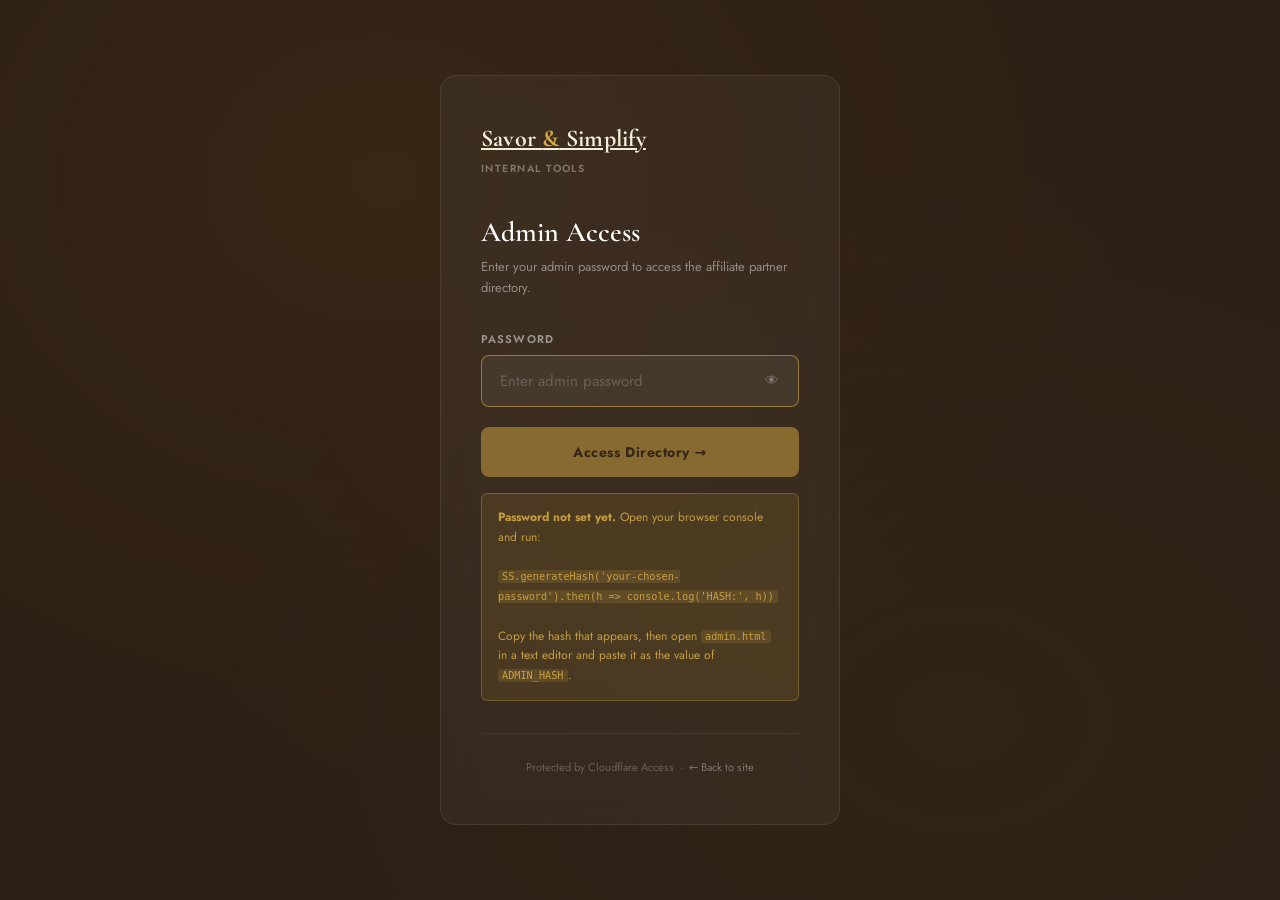
<file: admin.html>
<!DOCTYPE html>
<html lang="en">
<head>
  <meta charset="UTF-8">
  <meta name="viewport" content="width=device-width, initial-scale=1.0">
  <title>Admin — Savor & Simplify</title>
  <!-- Exclude from search engines -->
  <meta name="robots" content="noindex, nofollow">
  <link rel="preconnect" href="https://fonts.googleapis.com">
  <link rel="preconnect" href="https://fonts.gstatic.com" crossorigin>
  <link rel="stylesheet" href="https://fonts.googleapis.com/css2?family=Cormorant+Garamond:ital,wght@0,400;0,600;0,700&family=Jost:wght@300;400;500;600&display=swap">
  <style>
    *, *::before, *::after { box-sizing: border-box; margin: 0; padding: 0; }

    :root {
      --espresso: #2D1F14;
      --olive: #5C6B3A;
      --gold: #D4A843;
      --cream: #F5EDD8;
      --sand: #E8DCC8;
      --warm-gray: #8C7B6B;
      --font-display: 'Cormorant Garamond', Georgia, serif;
      --font-body: 'Jost', system-ui, sans-serif;
    }

    body {
      font-family: var(--font-body);
      background: var(--espresso);
      min-height: 100vh;
      display: flex;
      align-items: center;
      justify-content: center;
      padding: 1.5rem;
    }

    /* Subtle background texture */
    body::before {
      content: '';
      position: fixed;
      inset: 0;
      background:
        radial-gradient(ellipse at 30% 20%, rgba(212,168,67,.06) 0%, transparent 60%),
        radial-gradient(ellipse at 75% 80%, rgba(92,107,58,.08) 0%, transparent 55%);
      pointer-events: none;
    }

    .card {
      background: rgba(255,255,255,.04);
      border: 1px solid rgba(255,255,255,.09);
      border-radius: 16px;
      padding: 3rem 2.5rem;
      width: 100%;
      max-width: 400px;
      position: relative;
      backdrop-filter: blur(12px);
    }

    .logo {
      font-family: var(--font-display);
      font-size: 1.5rem;
      font-weight: 700;
      color: var(--cream);
      letter-spacing: .01em;
      margin-bottom: .5rem;
      display: block;
    }
    .logo span { color: var(--gold); }

    .card__eyebrow {
      font-size: .65rem;
      font-weight: 600;
      letter-spacing: .14em;
      text-transform: uppercase;
      color: rgba(255,255,255,.35);
      margin-bottom: 2.5rem;
    }

    .card h1 {
      font-family: var(--font-display);
      font-size: 1.75rem;
      font-weight: 600;
      color: white;
      margin-bottom: .5rem;
      line-height: 1.2;
    }
    .card__sub {
      font-size: .8125rem;
      color: rgba(255,255,255,.45);
      margin-bottom: 2rem;
      line-height: 1.6;
    }

    label {
      display: block;
      font-size: .7rem;
      font-weight: 600;
      letter-spacing: .1em;
      text-transform: uppercase;
      color: rgba(255,255,255,.5);
      margin-bottom: .5rem;
    }

    .input-wrap {
      position: relative;
      margin-bottom: 1.25rem;
    }

    input[type="password"] {
      width: 100%;
      padding: .875rem 3rem .875rem 1.125rem;
      border: 1.5px solid rgba(255,255,255,.12);
      border-radius: 8px;
      background: rgba(255,255,255,.06);
      color: white;
      font-family: var(--font-body);
      font-size: .9375rem;
      transition: border-color .2s;
      -webkit-appearance: none;
    }
    input[type="password"]:focus {
      outline: none;
      border-color: rgba(212,168,67,.6);
    }
    input[type="password"]::placeholder {
      color: rgba(255,255,255,.2);
    }

    /* Show/hide toggle */
    .toggle-vis {
      position: absolute;
      right: 1rem;
      top: 50%;
      transform: translateY(-50%);
      background: none;
      border: none;
      cursor: pointer;
      color: rgba(255,255,255,.35);
      padding: .25rem;
      line-height: 1;
      font-size: .85rem;
      transition: color .2s;
    }
    .toggle-vis:hover { color: rgba(255,255,255,.7); }

    .btn-submit {
      width: 100%;
      padding: .9375rem;
      background: var(--gold);
      border: none;
      border-radius: 8px;
      color: var(--espresso);
      font-family: var(--font-body);
      font-size: .875rem;
      font-weight: 700;
      letter-spacing: .04em;
      cursor: pointer;
      transition: background .2s, transform .1s;
    }
    .btn-submit:hover { background: #c09235; }
    .btn-submit:active { transform: scale(.98); }
    .btn-submit:disabled { opacity: .5; cursor: not-allowed; transform: none; }

    .error-msg {
      display: none;
      background: rgba(220,50,50,.15);
      border: 1px solid rgba(220,50,50,.3);
      border-radius: 6px;
      padding: .625rem 1rem;
      font-size: .8rem;
      color: #f08080;
      margin-top: 1rem;
      text-align: center;
    }
    .error-msg.visible { display: block; }

    .setup-notice {
      display: none;
      background: rgba(212,168,67,.12);
      border: 1px solid rgba(212,168,67,.3);
      border-radius: 6px;
      padding: .875rem 1rem;
      font-size: .75rem;
      color: rgba(212,168,67,.9);
      margin-top: 1rem;
      line-height: 1.65;
    }
    .setup-notice code {
      background: rgba(212,168,67,.15);
      padding: .1em .4em;
      border-radius: 3px;
      font-family: monospace;
      font-size: .85em;
    }
    .setup-notice.visible { display: block; }

    .card__footer {
      margin-top: 2rem;
      padding-top: 1.5rem;
      border-top: 1px solid rgba(255,255,255,.07);
      font-size: .7rem;
      color: rgba(255,255,255,.25);
      text-align: center;
      line-height: 1.65;
    }
    .card__footer a { color: rgba(255,255,255,.35); text-decoration: none; }
    .card__footer a:hover { color: rgba(255,255,255,.6); }
  </style>
</head>
<body>

<div class="card">
  <a href="index.html" class="logo">Savor <span>&</span> Simplify</a>
  <div class="card__eyebrow">Internal Tools</div>
  <h1>Admin Access</h1>
  <p class="card__sub">Enter your admin password to access the affiliate partner directory.</p>

  <form id="adminForm" autocomplete="off">
    <label for="pw">Password</label>
    <div class="input-wrap">
      <input type="password" id="pw" name="pw" placeholder="Enter admin password" autofocus autocomplete="current-password">
      <button type="button" class="toggle-vis" id="toggleVis" aria-label="Show/hide password" tabindex="-1">👁</button>
    </div>
    <button type="submit" class="btn-submit" id="submitBtn">Access Directory →</button>
  </form>

  <div class="error-msg" id="errorMsg">Incorrect password. Try again.</div>

  <!--
    SETUP NOTICE — only visible when ADMIN_HASH is not yet configured.
    See setup instructions in the <script> block below.
  -->
  <div class="setup-notice" id="setupNotice">
    <strong>Password not set yet.</strong> Open your browser console and run:<br><br>
    <code>SS.generateHash('your-chosen-password').then(h => console.log('HASH:', h))</code><br><br>
    Copy the hash that appears, then open <code>admin.html</code> in a text editor and paste it as the value of <code>ADMIN_HASH</code>.
  </div>

  <div class="card__footer">
    Protected by Cloudflare Access &nbsp;·&nbsp; <a href="index.html">← Back to site</a>
  </div>
</div>

<script>
  /*
  =========================================================
  SETUP INSTRUCTIONS
  =========================================================
  1. Pick a password (e.g. "mySecretPass123")

  2. In your browser, open this page (admin.html), then open
     the browser console (F12 → Console tab) and run:

       SS.generateHash('mySecretPass123').then(h => console.log('HASH:', h))

  3. Copy the 64-character hash from the console output.

  4. Replace the empty string below with your hash:
       const ADMIN_HASH = 'paste-your-64-char-hash-here';

  5. Keep your plaintext password somewhere safe (password manager).
     Never commit the plaintext — only the hash lives in this file.

  CLOUDFLARE ACCESS (real security layer):
  When you point a custom domain through Cloudflare, add a Zero Trust
  Access application that protects /admin.html and /link-tracker.html.
  That SSO gate replaces this client-side check for production use.
  =========================================================
  */

  // ▼ PASTE YOUR SHA-256 HASH HERE ▼
  const ADMIN_HASH = '';
  // ▲ (empty = setup mode, see instructions above) ▲

  // Session key stored in sessionStorage (tab-scoped, cleared on browser close)
  const SESSION_KEY = 'ss_admin_v1';

  // If already authenticated this session, redirect immediately
  if (sessionStorage.getItem(SESSION_KEY) === ADMIN_HASH && ADMIN_HASH !== '') {
    window.location.replace('link-tracker.html');
  }

  // Show setup notice if hash not configured
  if (ADMIN_HASH === '') {
    document.getElementById('setupNotice').classList.add('visible');
    document.getElementById('submitBtn').disabled = true;
  }

  // SHA-256 helper (exposed globally so you can run it in console)
  window.SS = {
    generateHash: async function(text) {
      const enc = new TextEncoder();
      const buf = await crypto.subtle.digest('SHA-256', enc.encode(text));
      return Array.from(new Uint8Array(buf)).map(b => b.toString(16).padStart(2, '0')).join('');
    }
  };

  // Show/hide password toggle
  const pwInput  = document.getElementById('pw');
  const toggleBtn = document.getElementById('toggleVis');
  toggleBtn.addEventListener('click', () => {
    if (pwInput.type === 'password') {
      pwInput.type = 'text';
      toggleBtn.textContent = '🙈';
    } else {
      pwInput.type = 'password';
      toggleBtn.textContent = '👁';
    }
  });

  // Form submit
  document.getElementById('adminForm').addEventListener('submit', async (e) => {
    e.preventDefault();
    if (ADMIN_HASH === '') return;

    const errorEl = document.getElementById('errorMsg');
    const submitBtn = document.getElementById('submitBtn');
    submitBtn.disabled = true;
    submitBtn.textContent = 'Checking…';
    errorEl.classList.remove('visible');

    try {
      const inputHash = await SS.generateHash(pwInput.value);
      if (inputHash === ADMIN_HASH) {
        sessionStorage.setItem(SESSION_KEY, ADMIN_HASH);
        window.location.replace('link-tracker.html');
      } else {
        errorEl.classList.add('visible');
        pwInput.value = '';
        pwInput.focus();
      }
    } catch (err) {
      errorEl.textContent = 'Error checking password. Try refreshing.';
      errorEl.classList.add('visible');
    } finally {
      submitBtn.disabled = false;
      submitBtn.textContent = 'Access Directory →';
    }
  });
</script>
</body>
</html>
</file>
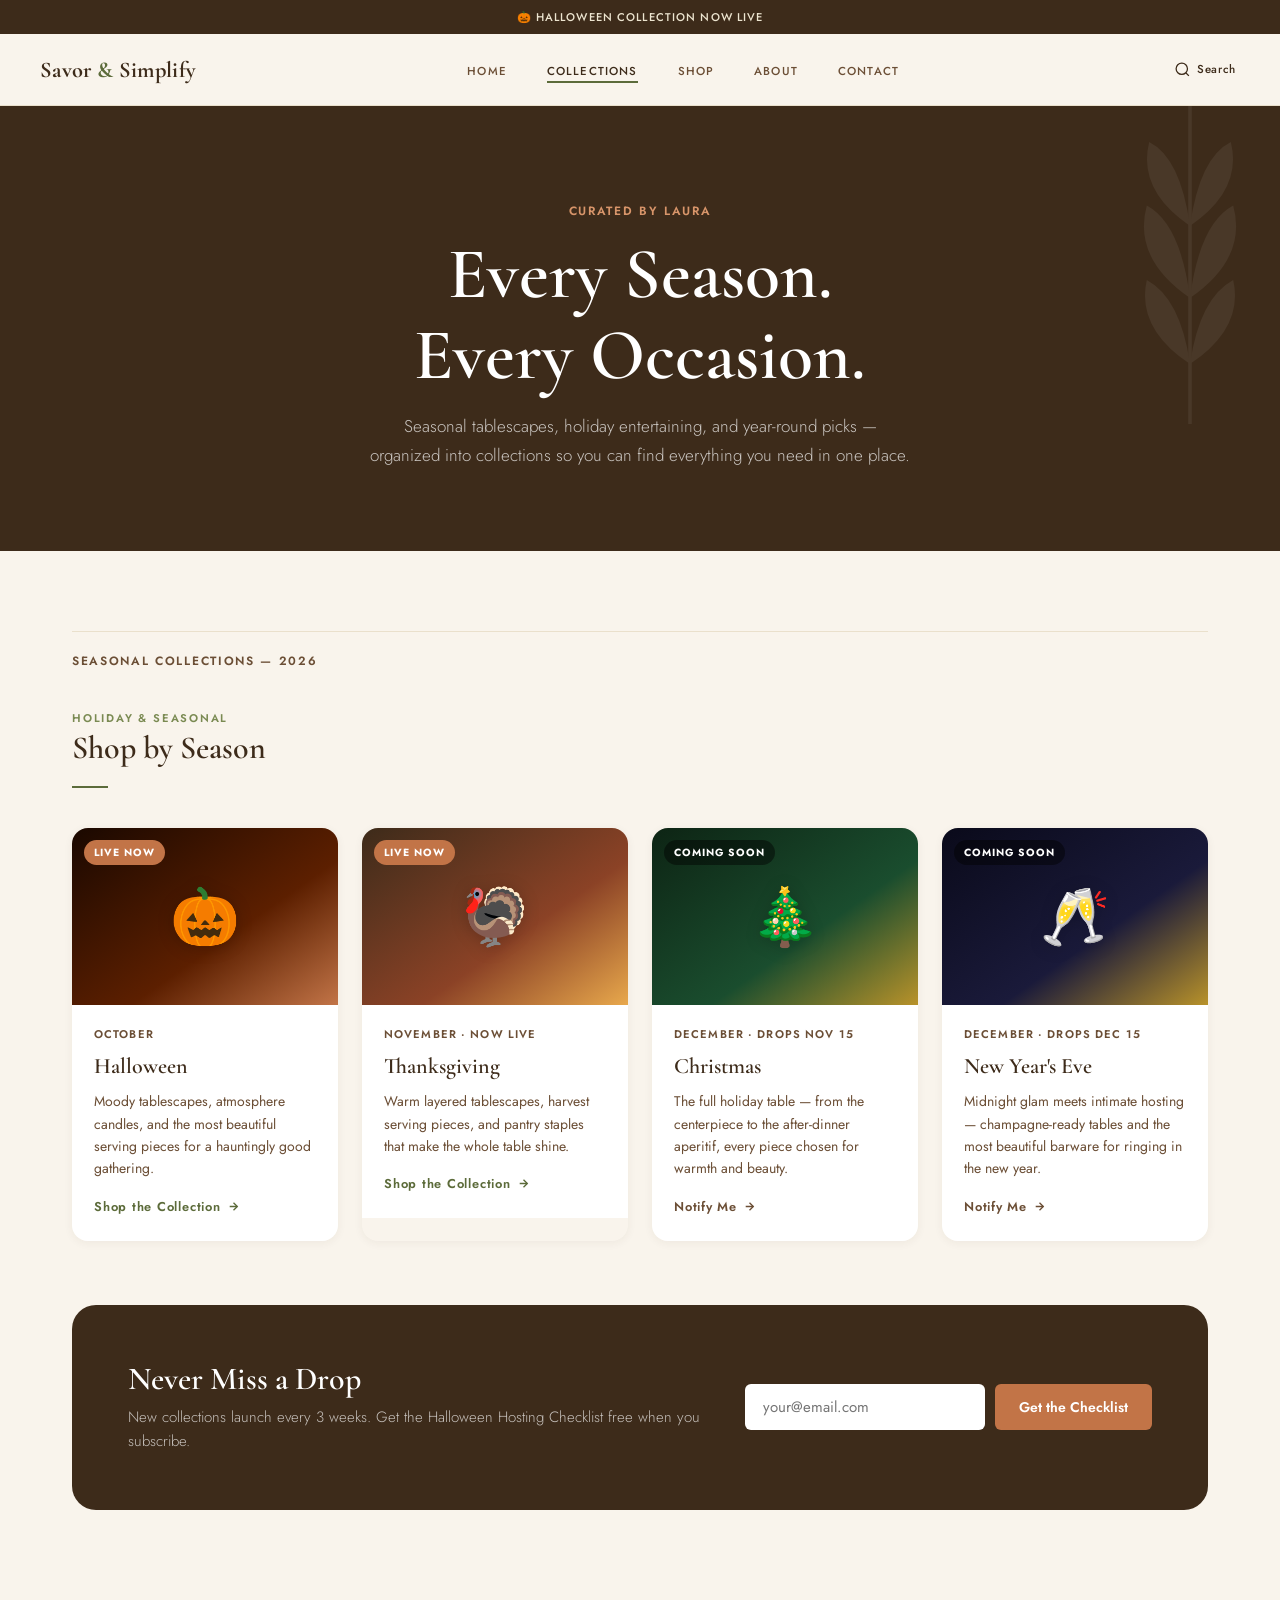
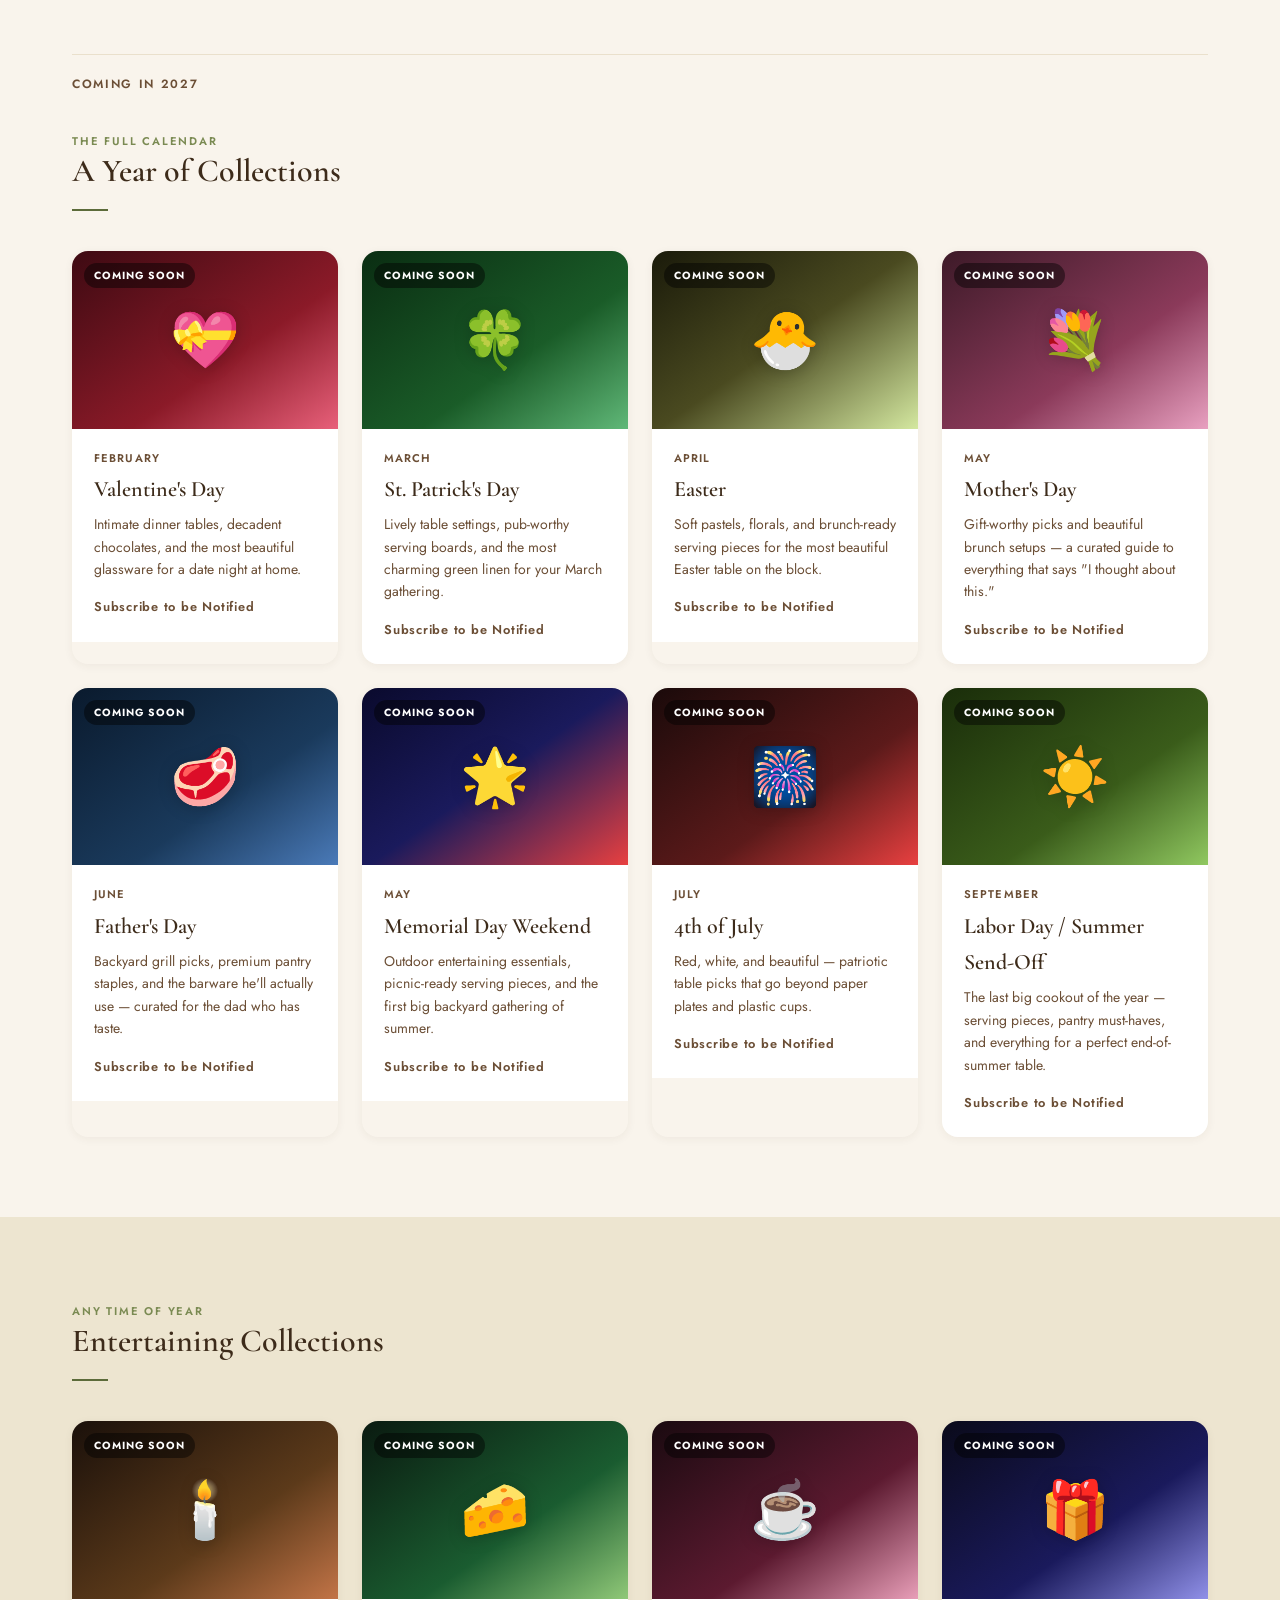
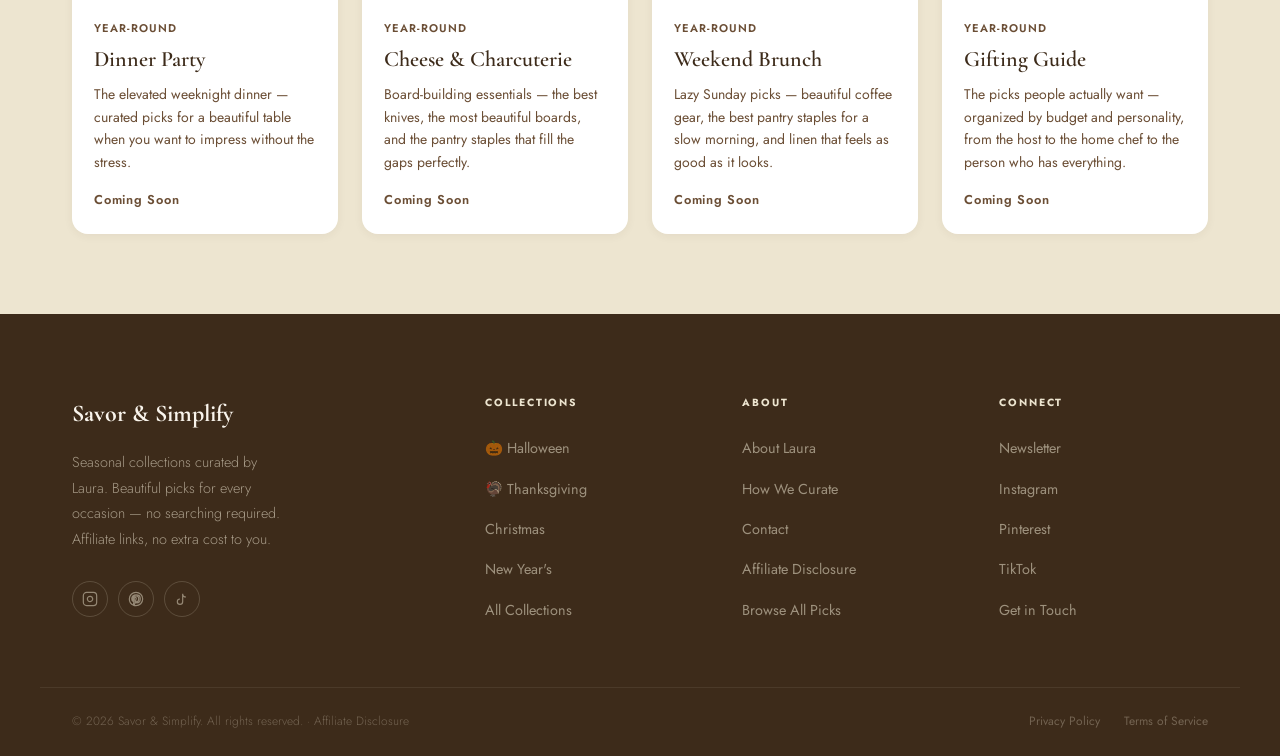
<file: collections.html>
<!DOCTYPE html>
<html lang="en">
<head>
  <meta charset="UTF-8">
  <meta name="viewport" content="width=device-width, initial-scale=1.0">
  <title>All Collections — Savor & Simplify</title>
  <meta name="description" content="Seasonal and occasion collections curated by Laura. Halloween, Thanksgiving, Christmas, Valentine's Day, Easter, and more — every season, beautifully organized.">
  <link rel="preconnect" href="https://fonts.googleapis.com">
  <link rel="preconnect" href="https://fonts.gstatic.com" crossorigin>
  <link rel="stylesheet" href="https://fonts.googleapis.com/css2?family=Cormorant+Garamond:ital,wght@0,400;0,500;0,600;0,700;1,400;1,600&family=Jost:wght@300;400;500;600&display=swap">
  <link rel="stylesheet" href="css/style.css">
  <style>
    .fade-in { opacity: 0; transform: translateY(20px); transition: opacity .65s ease, transform .65s ease; }
    .fade-in.visible { opacity: 1; transform: none; }

    /* Collections grid */
    .collections-hero {
      background: var(--espresso);
      color: white;
      padding: 6rem 0 5rem;
      text-align: center;
      position: relative;
      overflow: hidden;
    }
    .collections-hero__eyebrow { color: var(--terracotta-lt); letter-spacing: .14em; font-size: .75rem; font-weight: 600; text-transform: uppercase; font-family: var(--font-body); }
    .collections-hero h1 { font-family: var(--font-display); font-size: clamp(2.5rem,6vw,4.5rem); color: white; margin-top: .75rem; }
    .collections-hero p { font-size: 1.0625rem; color: rgba(255,255,255,.72); max-width: 54ch; margin: 1rem auto 0; line-height: 1.75; }
    .collections-hero__botanical {
      position: absolute;
      width: 240px;
      opacity: .06;
      top: -30px;
      right: -30px;
    }

    .collections-section {
      padding: 5rem 0;
    }
    .collections-section + .collections-section {
      padding-top: 0;
    }
    .collections-section__header {
      margin-bottom: 2.5rem;
    }
    .collections-section__header h2 {
      font-size: 2rem;
    }

    .coll-grid {
      display: grid;
      grid-template-columns: repeat(4, 1fr);
      gap: 1.5rem;
    }
    @media (max-width: 1024px) { .coll-grid { grid-template-columns: repeat(2, 1fr); } }
    @media (max-width: 560px) { .coll-grid { grid-template-columns: 1fr; } }

    .coll-card {
      border-radius: var(--radius-lg);
      overflow: hidden;
      text-decoration: none;
      color: inherit;
      display: block;
      box-shadow: var(--shadow-sm);
      transition: transform .25s var(--ease), box-shadow .25s var(--ease);
      position: relative;
    }
    .coll-card:hover { transform: translateY(-4px); box-shadow: var(--shadow-md); }
    .coll-card__img {
      aspect-ratio: 3/2;
      position: relative;
      display: flex;
      align-items: center;
      justify-content: center;
    }
    .coll-card__emoji {
      font-size: 3.5rem;
      line-height: 1;
      filter: drop-shadow(0 2px 8px rgba(0,0,0,.2));
    }
    .coll-card--live .coll-card__img::after {
      content: 'LIVE NOW';
      position: absolute;
      top: .75rem;
      left: .75rem;
      background: var(--terracotta);
      color: white;
      font-size: .65rem;
      font-weight: 700;
      letter-spacing: .1em;
      padding: .25rem .6rem;
      border-radius: 20px;
    }
    .coll-card--coming .coll-card__img::after {
      content: 'COMING SOON';
      position: absolute;
      top: .75rem;
      left: .75rem;
      background: rgba(0,0,0,.45);
      color: white;
      font-size: .65rem;
      font-weight: 700;
      letter-spacing: .1em;
      padding: .25rem .6rem;
      border-radius: 20px;
    }
    .coll-card--coming { opacity: .82; }
    .coll-card__body {
      background: white;
      padding: 1.25rem 1.375rem 1.5rem;
    }
    .coll-card__season {
      font-size: .7rem;
      font-weight: 600;
      letter-spacing: .1em;
      text-transform: uppercase;
      color: var(--espresso-lt);
      margin-bottom: .25rem;
    }
    .coll-card__name {
      font-family: var(--font-display);
      font-size: 1.375rem;
      font-weight: 600;
      color: var(--espresso);
      margin-bottom: .375rem;
    }
    .coll-card__desc {
      font-size: .875rem;
      color: var(--espresso-lt);
      line-height: 1.6;
    }
    .coll-card__action {
      margin-top: 1rem;
      font-size: .8rem;
      font-weight: 600;
      letter-spacing: .06em;
      color: var(--olive);
      display: flex;
      align-items: center;
      gap: .375rem;
    }
    .coll-card--coming .coll-card__action { color: var(--espresso-lt); }

    /* Divider between year sections */
    .year-label {
      font-size: .75rem;
      font-weight: 600;
      letter-spacing: .14em;
      text-transform: uppercase;
      color: var(--espresso-lt);
      border-top: 1px solid var(--sand-light);
      padding-top: 1.25rem;
      margin-bottom: 2rem;
    }

    /* Newsletter inline */
    .newsletter-inline {
      background: var(--espresso);
      border-radius: var(--radius-xl);
      padding: 3.5rem;
      display: grid;
      grid-template-columns: 1fr auto;
      gap: 2rem;
      align-items: center;
      margin: 4rem 0;
    }
    .newsletter-inline h3 {
      font-family: var(--font-display);
      font-size: 2rem;
      color: white;
      margin-bottom: .5rem;
    }
    .newsletter-inline p {
      color: rgba(255,255,255,.7);
      font-size: .9375rem;
    }
    .newsletter-inline form {
      display: flex;
      gap: .625rem;
      flex-wrap: wrap;
    }
    .newsletter-inline input {
      padding: .75rem 1.125rem;
      border-radius: 6px;
      border: none;
      font-family: var(--font-body);
      font-size: .9375rem;
      min-width: 240px;
    }
    .newsletter-inline button {
      padding: .75rem 1.5rem;
      background: var(--terracotta);
      color: white;
      border: none;
      border-radius: 6px;
      font-family: var(--font-body);
      font-size: .875rem;
      font-weight: 600;
      cursor: pointer;
      white-space: nowrap;
      transition: background var(--transition);
    }
    .newsletter-inline button:hover { background: var(--espresso-lt); }
    @media (max-width: 768px) {
      .newsletter-inline { grid-template-columns: 1fr; padding: 2.5rem 1.75rem; }
      .newsletter-inline input { min-width: 0; width: 100%; }
    }
  </style>
</head>
<body>

<div class="announcement">🎃 Halloween Collection Now Live</div>

<nav class="nav">
  <div class="nav__inner">
    <a href="index.html" class="nav__logo">Savor <span>&</span> Simplify</a>
    <ul class="nav__links">
      <li><a href="index.html">Home</a></li>
      <li><a href="collections.html" class="active">Collections</a></li>
      <li><a href="shop.html">Shop</a></li>
      <li><a href="about.html">About</a></li>
      <li><a href="contact.html">Contact</a></li>
    </ul>
    <div class="nav__actions">
      <a href="shop.html" class="nav__icon-btn">
        <svg width="17" height="17" viewBox="0 0 24 24" fill="none" stroke="currentColor" stroke-width="1.8"><circle cx="11" cy="11" r="8"/><line x1="21" y1="21" x2="16.65" y2="16.65"/></svg>
        Search
      </a>
    </div>
    <button class="nav__hamburger" aria-label="Open menu">
      <span></span><span></span><span></span>
    </button>
  </div>
</nav>

<nav class="nav__mobile" aria-label="Mobile navigation">
  <a href="index.html">Home</a>
  <a href="collections.html">Collections</a>
  <a href="shop.html">Shop</a>
  <a href="about.html">About</a>
  <a href="contact.html">Contact</a>
  <div class="nav__mobile-footer">
    <a href="halloween.html" class="btn btn--olive">Shop Halloween</a>
  </div>
</nav>

<!-- Hero -->
<section class="collections-hero">
  <svg class="collections-hero__botanical" viewBox="0 0 200 300" fill="none" xmlns="http://www.w3.org/2000/svg" aria-hidden="true">
    <path d="M100 290 L100 20" stroke="white" stroke-width="3"/>
    <path d="M100 240 Q55 210 64 170 Q92 185 100 240Z" fill="white"/>
    <path d="M100 240 Q145 210 136 170 Q108 185 100 240Z" fill="white"/>
    <path d="M100 185 Q52 152 64 108 Q92 123 100 185Z" fill="white"/>
    <path d="M100 185 Q148 152 136 108 Q108 123 100 185Z" fill="white"/>
    <path d="M100 125 Q56 95 66 55 Q92 68 100 125Z" fill="white"/>
    <path d="M100 125 Q144 95 134 55 Q108 68 100 125Z" fill="white"/>
  </svg>
  <div class="container">
    <div class="collections-hero__eyebrow">Curated by Laura</div>
    <h1>Every Season.<br>Every Occasion.</h1>
    <p>Seasonal tablescapes, holiday entertaining, and year-round picks — organized into collections so you can find everything you need in one place.</p>
  </div>
</section>

<!-- Seasonal Collections -->
<section class="collections-section">
  <div class="container">
    <div class="collections-section__header fade-in">
      <p class="year-label">Seasonal Collections — 2026</p>
      <span class="eyebrow">Holiday & Seasonal</span>
      <h2>Shop by Season</h2>
      <div class="divider"></div>
    </div>
    <div class="coll-grid">

      <!-- Halloween -->
      <a href="halloween.html" class="coll-card coll-card--live fade-in">
        <div class="coll-card__img" style="background:linear-gradient(145deg,#1a0800,#5C1F00 60%,#C27447);">
          <span class="coll-card__emoji">🎃</span>
        </div>
        <div class="coll-card__body">
          <div class="coll-card__season">October</div>
          <div class="coll-card__name">Halloween</div>
          <div class="coll-card__desc">Moody tablescapes, atmosphere candles, and the most beautiful serving pieces for a hauntingly good gathering.</div>
          <div class="coll-card__action">
            Shop the Collection
            <svg width="13" height="13" viewBox="0 0 24 24" fill="none" stroke="currentColor" stroke-width="2.5"><line x1="5" y1="12" x2="19" y2="12"/><polyline points="12 5 19 12 12 19"/></svg>
          </div>
        </div>
      </a>

      <!-- Thanksgiving -->
      <a href="thanksgiving.html" class="coll-card coll-card--live fade-in" id="thanksgiving">
        <div class="coll-card__img" style="background:linear-gradient(145deg,#3D2B1A,#8B4226 60%,#E8A84C);">
          <span class="coll-card__emoji">🦃</span>
        </div>
        <div class="coll-card__body">
          <div class="coll-card__season">November · Now Live</div>
          <div class="coll-card__name">Thanksgiving</div>
          <div class="coll-card__desc">Warm layered tablescapes, harvest serving pieces, and pantry staples that make the whole table shine.</div>
          <div class="coll-card__action">
            Shop the Collection
            <svg width="13" height="13" viewBox="0 0 24 24" fill="none" stroke="currentColor" stroke-width="2.5"><line x1="5" y1="12" x2="19" y2="12"/><polyline points="12 5 19 12 12 19"/></svg>
          </div>
        </div>
      </a>

      <!-- Christmas -->
      <a href="collections.html#christmas" class="coll-card coll-card--coming fade-in" id="christmas">
        <div class="coll-card__img" style="background:linear-gradient(145deg,#0D2414,#1A4D2E 60%,#B8922A);">
          <span class="coll-card__emoji">🎄</span>
        </div>
        <div class="coll-card__body">
          <div class="coll-card__season">December · Drops Nov 15</div>
          <div class="coll-card__name">Christmas</div>
          <div class="coll-card__desc">The full holiday table — from the centerpiece to the after-dinner aperitif, every piece chosen for warmth and beauty.</div>
          <div class="coll-card__action">
            Notify Me
            <svg width="13" height="13" viewBox="0 0 24 24" fill="none" stroke="currentColor" stroke-width="2.5"><line x1="5" y1="12" x2="19" y2="12"/><polyline points="12 5 19 12 12 19"/></svg>
          </div>
        </div>
      </a>

      <!-- New Year's -->
      <a href="collections.html#new-years" class="coll-card coll-card--coming fade-in" id="new-years">
        <div class="coll-card__img" style="background:linear-gradient(145deg,#0a0a1a,#1a1a3a 60%,#B8922A);">
          <span class="coll-card__emoji">🥂</span>
        </div>
        <div class="coll-card__body">
          <div class="coll-card__season">December · Drops Dec 15</div>
          <div class="coll-card__name">New Year's Eve</div>
          <div class="coll-card__desc">Midnight glam meets intimate hosting — champagne-ready tables and the most beautiful barware for ringing in the new year.</div>
          <div class="coll-card__action">
            Notify Me
            <svg width="13" height="13" viewBox="0 0 24 24" fill="none" stroke="currentColor" stroke-width="2.5"><line x1="5" y1="12" x2="19" y2="12"/><polyline points="12 5 19 12 12 19"/></svg>
          </div>
        </div>
      </a>

    </div>

    <!-- Inline newsletter -->
    <div class="newsletter-inline fade-in">
      <div>
        <h3>Never Miss a Drop</h3>
        <p>New collections launch every 3 weeks. Get the Halloween Hosting Checklist free when you subscribe.</p>
      </div>
      <form onsubmit="return false;">
        <input type="email" placeholder="your@email.com" aria-label="Email address">
        <button type="submit">Get the Checklist</button>
      </form>
    </div>
  </div>
</section>

<!-- 2027 Forward Seasons -->
<section class="collections-section">
  <div class="container">
    <div class="collections-section__header fade-in">
      <p class="year-label">Coming in 2027</p>
      <span class="eyebrow">The Full Calendar</span>
      <h2>A Year of Collections</h2>
      <div class="divider"></div>
    </div>
    <div class="coll-grid">

      <!-- Valentine's Day -->
      <div class="coll-card coll-card--coming fade-in">
        <div class="coll-card__img" style="background:linear-gradient(145deg,#3D0A12,#8B1A28 60%,#E8607A);">
          <span class="coll-card__emoji">💝</span>
        </div>
        <div class="coll-card__body">
          <div class="coll-card__season">February</div>
          <div class="coll-card__name">Valentine's Day</div>
          <div class="coll-card__desc">Intimate dinner tables, decadent chocolates, and the most beautiful glassware for a date night at home.</div>
          <div class="coll-card__action">Subscribe to be Notified</div>
        </div>
      </div>

      <!-- St. Patrick's Day -->
      <div class="coll-card coll-card--coming fade-in">
        <div class="coll-card__img" style="background:linear-gradient(145deg,#0A2D12,#1A5C28 60%,#60B878);">
          <span class="coll-card__emoji">🍀</span>
        </div>
        <div class="coll-card__body">
          <div class="coll-card__season">March</div>
          <div class="coll-card__name">St. Patrick's Day</div>
          <div class="coll-card__desc">Lively table settings, pub-worthy serving boards, and the most charming green linen for your March gathering.</div>
          <div class="coll-card__action">Subscribe to be Notified</div>
        </div>
      </div>

      <!-- Easter -->
      <div class="coll-card coll-card--coming fade-in">
        <div class="coll-card__img" style="background:linear-gradient(145deg,#1a1a0a,#4A4A20 50%,#D4E8A0);">
          <span class="coll-card__emoji">🐣</span>
        </div>
        <div class="coll-card__body">
          <div class="coll-card__season">April</div>
          <div class="coll-card__name">Easter</div>
          <div class="coll-card__desc">Soft pastels, florals, and brunch-ready serving pieces for the most beautiful Easter table on the block.</div>
          <div class="coll-card__action">Subscribe to be Notified</div>
        </div>
      </div>

      <!-- Mother's Day -->
      <div class="coll-card coll-card--coming fade-in">
        <div class="coll-card__img" style="background:linear-gradient(145deg,#3D1A28,#8B3A5A 60%,#E8A0C0);">
          <span class="coll-card__emoji">💐</span>
        </div>
        <div class="coll-card__body">
          <div class="coll-card__season">May</div>
          <div class="coll-card__name">Mother's Day</div>
          <div class="coll-card__desc">Gift-worthy picks and beautiful brunch setups — a curated guide to everything that says "I thought about this."</div>
          <div class="coll-card__action">Subscribe to be Notified</div>
        </div>
      </div>

      <!-- Father's Day -->
      <div class="coll-card coll-card--coming fade-in">
        <div class="coll-card__img" style="background:linear-gradient(145deg,#0a1a2d,#1a3a5c 60%,#4A7AB8);">
          <span class="coll-card__emoji">🥩</span>
        </div>
        <div class="coll-card__body">
          <div class="coll-card__season">June</div>
          <div class="coll-card__name">Father's Day</div>
          <div class="coll-card__desc">Backyard grill picks, premium pantry staples, and the barware he'll actually use — curated for the dad who has taste.</div>
          <div class="coll-card__action">Subscribe to be Notified</div>
        </div>
      </div>

      <!-- Memorial Day -->
      <div class="coll-card coll-card--coming fade-in">
        <div class="coll-card__img" style="background:linear-gradient(145deg,#0a0a2d,#1a1a5c 50%,#E84040);">
          <span class="coll-card__emoji">🌟</span>
        </div>
        <div class="coll-card__body">
          <div class="coll-card__season">May</div>
          <div class="coll-card__name">Memorial Day Weekend</div>
          <div class="coll-card__desc">Outdoor entertaining essentials, picnic-ready serving pieces, and the first big backyard gathering of summer.</div>
          <div class="coll-card__action">Subscribe to be Notified</div>
        </div>
      </div>

      <!-- 4th of July -->
      <div class="coll-card coll-card--coming fade-in">
        <div class="coll-card__img" style="background:linear-gradient(145deg,#1a0a0a,#5c1a1a 60%,#E84040);">
          <span class="coll-card__emoji">🎆</span>
        </div>
        <div class="coll-card__body">
          <div class="coll-card__season">July</div>
          <div class="coll-card__name">4th of July</div>
          <div class="coll-card__desc">Red, white, and beautiful — patriotic table picks that go beyond paper plates and plastic cups.</div>
          <div class="coll-card__action">Subscribe to be Notified</div>
        </div>
      </div>

      <!-- Labor Day -->
      <div class="coll-card coll-card--coming fade-in">
        <div class="coll-card__img" style="background:linear-gradient(145deg,#1a2d0a,#3a5c1a 60%,#90C860);">
          <span class="coll-card__emoji">☀️</span>
        </div>
        <div class="coll-card__body">
          <div class="coll-card__season">September</div>
          <div class="coll-card__name">Labor Day / Summer Send-Off</div>
          <div class="coll-card__desc">The last big cookout of the year — serving pieces, pantry must-haves, and everything for a perfect end-of-summer table.</div>
          <div class="coll-card__action">Subscribe to be Notified</div>
        </div>
      </div>

    </div>
  </div>
</section>

<!-- Entertaining Collections -->
<section class="collections-section" style="background:var(--linen);padding:5rem 0;">
  <div class="container">
    <div class="collections-section__header fade-in">
      <span class="eyebrow">Any Time of Year</span>
      <h2>Entertaining Collections</h2>
      <div class="divider"></div>
    </div>
    <div class="coll-grid">
      <div class="coll-card coll-card--coming fade-in">
        <div class="coll-card__img" style="background:linear-gradient(145deg,#1a100a,#5c3a1a 60%,#C27447);">
          <span class="coll-card__emoji">🕯️</span>
        </div>
        <div class="coll-card__body">
          <div class="coll-card__season">Year-Round</div>
          <div class="coll-card__name">Dinner Party</div>
          <div class="coll-card__desc">The elevated weeknight dinner — curated picks for a beautiful table when you want to impress without the stress.</div>
          <div class="coll-card__action">Coming Soon</div>
        </div>
      </div>
      <div class="coll-card coll-card--coming fade-in">
        <div class="coll-card__img" style="background:linear-gradient(145deg,#0a1a10,#1a5c30 60%,#90C878);">
          <span class="coll-card__emoji">🧀</span>
        </div>
        <div class="coll-card__body">
          <div class="coll-card__season">Year-Round</div>
          <div class="coll-card__name">Cheese & Charcuterie</div>
          <div class="coll-card__desc">Board-building essentials — the best knives, the most beautiful boards, and the pantry staples that fill the gaps perfectly.</div>
          <div class="coll-card__action">Coming Soon</div>
        </div>
      </div>
      <div class="coll-card coll-card--coming fade-in">
        <div class="coll-card__img" style="background:linear-gradient(145deg,#1a0a10,#5c1a30 60%,#E89EB8);">
          <span class="coll-card__emoji">☕</span>
        </div>
        <div class="coll-card__body">
          <div class="coll-card__season">Year-Round</div>
          <div class="coll-card__name">Weekend Brunch</div>
          <div class="coll-card__desc">Lazy Sunday picks — beautiful coffee gear, the best pantry staples for a slow morning, and linen that feels as good as it looks.</div>
          <div class="coll-card__action">Coming Soon</div>
        </div>
      </div>
      <div class="coll-card coll-card--coming fade-in">
        <div class="coll-card__img" style="background:linear-gradient(145deg,#0a0a1a,#1a1a5c 60%,#9090E8);">
          <span class="coll-card__emoji">🎁</span>
        </div>
        <div class="coll-card__body">
          <div class="coll-card__season">Year-Round</div>
          <div class="coll-card__name">Gifting Guide</div>
          <div class="coll-card__desc">The picks people actually want — organized by budget and personality, from the host to the home chef to the person who has everything.</div>
          <div class="coll-card__action">Coming Soon</div>
        </div>
      </div>
    </div>
  </div>
</section>

<!-- Footer -->
<footer class="footer">
  <div class="footer__inner">
    <div class="footer__brand">
      <span class="footer__logo">Savor & Simplify</span>
      <p>Seasonal collections curated by Laura. Beautiful picks for every occasion — no searching required. Affiliate links, no extra cost to you.</p>
      <div class="footer__social">
        <a href="#" class="footer__social-link" aria-label="Instagram">
          <svg width="16" height="16" viewBox="0 0 24 24" fill="none" stroke="currentColor" stroke-width="1.8"><rect x="2" y="2" width="20" height="20" rx="5"/><path d="M16 11.37A4 4 0 1 1 12.63 8 4 4 0 0 1 16 11.37z"/><line x1="17.5" y1="6.5" x2="17.51" y2="6.5"/></svg>
        </a>
        <a href="#" class="footer__social-link" aria-label="Pinterest">
          <svg width="16" height="16" viewBox="0 0 24 24" fill="none" stroke="currentColor" stroke-width="1.8"><path d="M12 2C6.477 2 2 6.477 2 12c0 4.236 2.636 7.855 6.356 9.312-.088-.791-.167-2.005.035-2.868.181-.78 1.172-4.97 1.172-4.97s-.299-.598-.299-1.482c0-1.388.806-2.428 1.808-2.428.852 0 1.265.64 1.265 1.408 0 .858-.546 2.14-.828 3.33-.236.995.499 1.806 1.476 1.806 1.772 0 3.137-1.868 3.137-4.564 0-2.387-1.715-4.057-4.163-4.057-2.838 0-4.503 2.127-4.503 4.325 0 .856.33 1.774.741 2.276a.3.3 0 0 1 .069.286c-.076.313-.244.995-.277 1.134-.044.183-.146.222-.336.134-1.249-.581-2.03-2.407-2.03-3.874 0-3.154 2.292-6.052 6.608-6.052 3.469 0 6.165 2.473 6.165 5.776 0 3.447-2.173 6.22-5.19 6.22-1.013 0-1.966-.527-2.292-1.148l-.623 2.378c-.226.869-.835 1.958-1.244 2.621.937.29 1.931.446 2.962.446 5.523 0 10-4.477 10-10S17.523 2 12 2z"/></svg>
        </a>
        <a href="#" class="footer__social-link" aria-label="TikTok">
          <svg width="16" height="16" viewBox="0 0 24 24" fill="none" stroke="currentColor" stroke-width="1.8"><path d="M9 12a4 4 0 1 0 4 4V4a5 5 0 0 0 5 5"/></svg>
        </a>
      </div>
    </div>
    <div>
      <div class="footer__col-title">Collections</div>
      <ul class="footer__links">
        <li><a href="halloween.html">🎃 Halloween</a></li>
        <li><a href="thanksgiving.html">🦃 Thanksgiving</a></li>
        <li><a href="collections.html#christmas">Christmas</a></li>
        <li><a href="collections.html#new-years">New Year's</a></li>
        <li><a href="collections.html">All Collections</a></li>
      </ul>
    </div>
    <div>
      <div class="footer__col-title">About</div>
      <ul class="footer__links">
        <li><a href="about.html">About Laura</a></li>
        <li><a href="about.html#values">How We Curate</a></li>
        <li><a href="contact.html">Contact</a></li>
        <li><a href="#">Affiliate Disclosure</a></li>
        <li><a href="shop.html">Browse All Picks</a></li>
      </ul>
    </div>
    <div>
      <div class="footer__col-title">Connect</div>
      <ul class="footer__links">
        <li><a href="#">Newsletter</a></li>
        <li><a href="#">Instagram</a></li>
        <li><a href="#">Pinterest</a></li>
        <li><a href="#">TikTok</a></li>
        <li><a href="contact.html">Get in Touch</a></li>
      </ul>
    </div>
  </div>
  <div class="footer__bottom">
    <p>© 2026 Savor & Simplify. All rights reserved. · <a href="#" style="color:inherit">Affiliate Disclosure</a></p>
    <div class="footer__bottom-links">
      <a href="#">Privacy Policy</a>
      <a href="#">Terms of Service</a>
    </div>
  </div>
</footer>

<script src="js/main.js"></script>
</body>
</html>
</file>
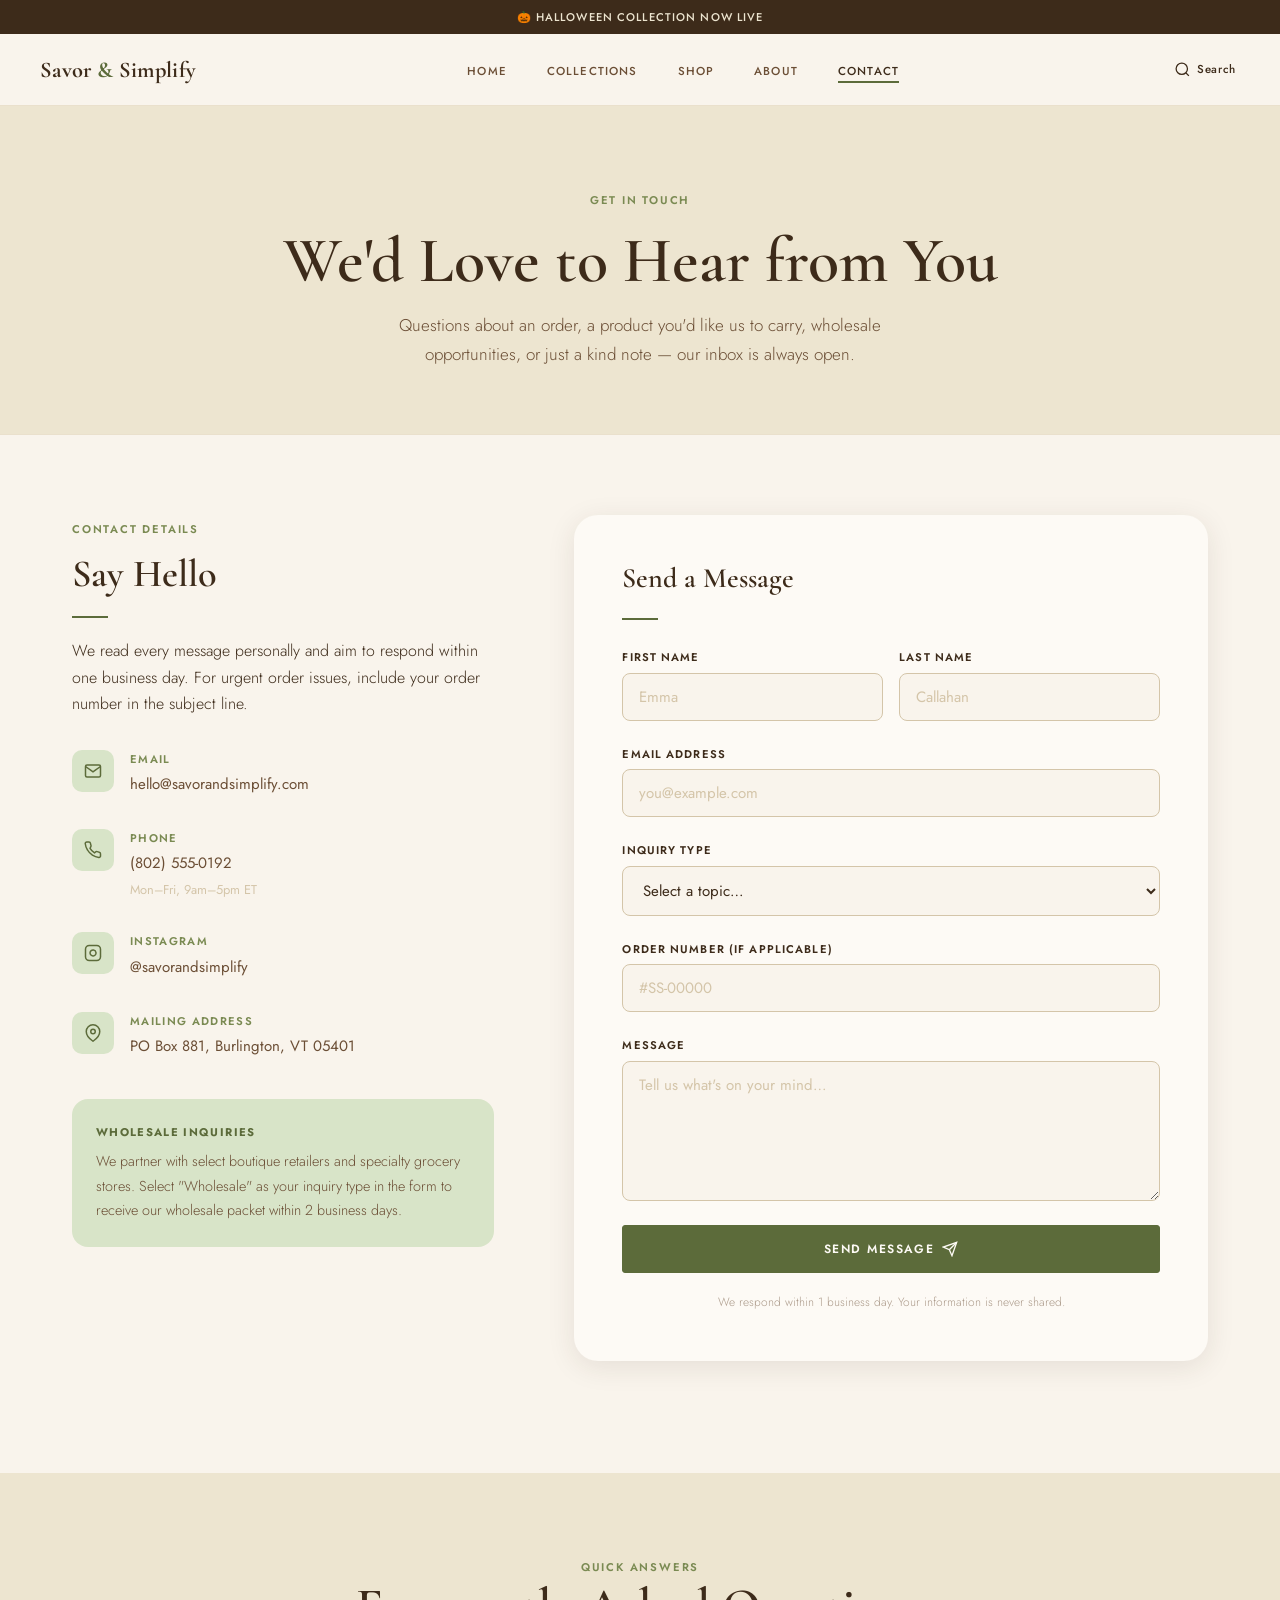
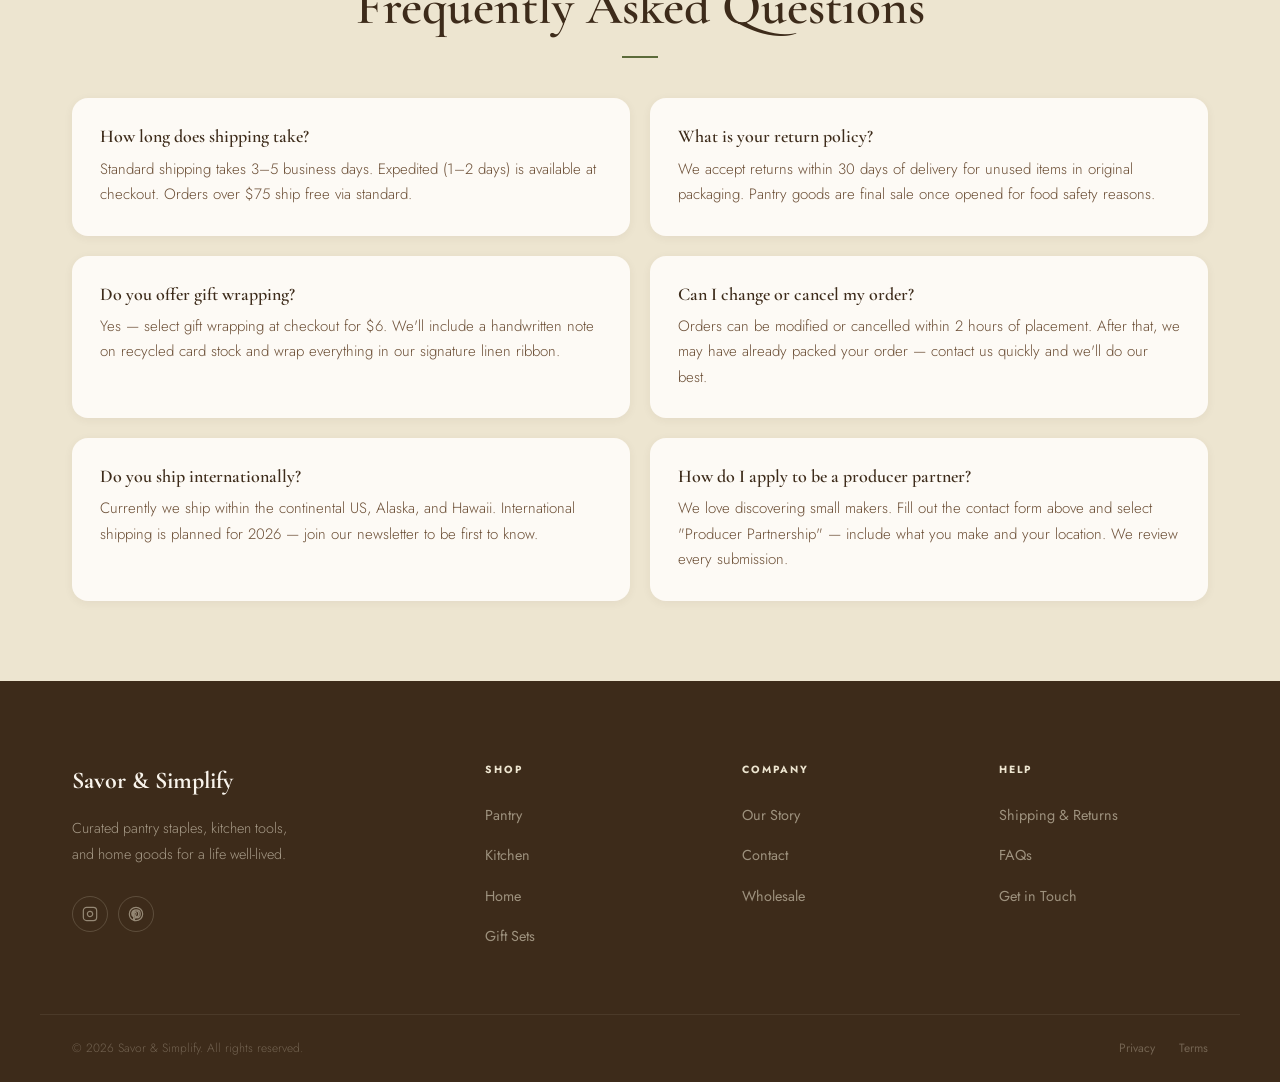
<file: contact.html>
<!DOCTYPE html>
<html lang="en">
<head>
  <meta charset="UTF-8">
  <meta name="viewport" content="width=device-width, initial-scale=1.0">
  <title>Contact — Savor & Simplify</title>
  <meta name="description" content="Get in touch with the Savor & Simplify team. Questions, wholesale inquiries, or just a hello.">
  <link rel="preconnect" href="https://fonts.googleapis.com">
  <link rel="preconnect" href="https://fonts.gstatic.com" crossorigin>
  <link rel="stylesheet" href="https://fonts.googleapis.com/css2?family=Cormorant+Garamond:ital,wght@0,400;0,500;0,600;0,700;1,400;1,600&family=Jost:wght@300;400;500;600&display=swap">
  <link rel="stylesheet" href="css/style.css">
  <style>
    .fade-in { opacity: 0; transform: translateY(20px); transition: opacity .6s ease, transform .6s ease; }
    .fade-in.visible { opacity: 1; transform: none; }

    .contact-hero {
      background: var(--linen);
      padding: 5rem 0 4rem;
      border-bottom: 1px solid var(--sand-light);
    }
    .contact-hero .container { text-align: center; }
    .contact-hero h1 { margin-top: .75rem; }
    .contact-hero p {
      font-size: 1.0625rem;
      color: var(--espresso-lt);
      margin-top: .875rem;
      max-width: 52ch;
      margin-left: auto;
      margin-right: auto;
      line-height: 1.75;
    }

    .faq-section {
      padding: 5rem 0;
      background: var(--linen);
    }
    .faq-grid {
      display: grid;
      grid-template-columns: 1fr 1fr;
      gap: 1.25rem;
      margin-top: 2.5rem;
    }
    .faq-item {
      background: var(--white);
      border-radius: var(--radius-lg);
      padding: 1.75rem;
      box-shadow: var(--shadow-sm);
    }
    .faq-item h4 {
      font-size: 1.125rem;
      margin-bottom: .625rem;
    }
    .faq-item p {
      font-size: .9375rem;
      color: var(--espresso-lt);
      line-height: 1.7;
    }
    @media (max-width: 768px) {
      .faq-grid { grid-template-columns: 1fr; }
    }
  </style>
</head>
<body>

<div class="announcement">🎃 Halloween Collection Now Live</div>

<nav class="nav">
  <div class="nav__inner">
    <a href="index.html" class="nav__logo">Savor <span>&</span> Simplify</a>
    <ul class="nav__links">
      <li><a href="index.html">Home</a></li>
      <li><a href="collections.html">Collections</a></li>
      <li><a href="shop.html">Shop</a></li>
      <li><a href="about.html">About</a></li>
      <li><a href="contact.html" class="active">Contact</a></li>
    </ul>
    <div class="nav__actions">
      <a href="shop.html" class="nav__icon-btn">
        <svg width="17" height="17" viewBox="0 0 24 24" fill="none" stroke="currentColor" stroke-width="1.8"><circle cx="11" cy="11" r="8"/><line x1="21" y1="21" x2="16.65" y2="16.65"/></svg>
        Search
      </a>
    </div>
    <button class="nav__hamburger" aria-label="Open menu">
      <span></span><span></span><span></span>
    </button>
  </div>
</nav>

<nav class="nav__mobile" aria-label="Mobile navigation">
  <a href="index.html">Home</a>
  <a href="collections.html">Collections</a>
  <a href="shop.html">Shop</a>
  <a href="about.html">About</a>
  <a href="contact.html">Contact</a>
  <div class="nav__mobile-footer">
    <a href="halloween.html" class="btn btn--olive">Shop Halloween</a>
  </div>
</nav>

<!-- Hero -->
<section class="contact-hero">
  <div class="container">
    <span class="eyebrow">Get in Touch</span>
    <h1>We'd Love to Hear from You</h1>
    <p>Questions about an order, a product you'd like us to carry, wholesale opportunities, or just a kind note — our inbox is always open.</p>
  </div>
</section>

<!-- Contact Layout -->
<div class="contact-layout">

  <!-- Info panel -->
  <div class="contact-info fade-in">
    <div>
      <span class="eyebrow">Contact Details</span>
      <h2 style="margin-top:.75rem">Say Hello</h2>
      <div class="divider"></div>
      <p>We read every message personally and aim to respond within one business day. For urgent order issues, include your order number in the subject line.</p>
    </div>

    <div class="contact-detail">
      <div class="contact-detail__icon">
        <svg width="18" height="18" viewBox="0 0 24 24" fill="none" stroke="currentColor" stroke-width="2"><path d="M4 4h16c1.1 0 2 .9 2 2v12c0 1.1-.9 2-2 2H4c-1.1 0-2-.9-2-2V6c0-1.1.9-2 2-2z"/><polyline points="22,6 12,13 2,6"/></svg>
      </div>
      <div>
        <div class="contact-detail__label">Email</div>
        <div class="contact-detail__value">hello@savorandsimplify.com</div>
      </div>
    </div>

    <div class="contact-detail">
      <div class="contact-detail__icon">
        <svg width="18" height="18" viewBox="0 0 24 24" fill="none" stroke="currentColor" stroke-width="2"><path d="M22 16.92v3a2 2 0 0 1-2.18 2 19.79 19.79 0 0 1-8.63-3.07A19.5 19.5 0 0 1 4.69 12a19.79 19.79 0 0 1-3.07-8.67A2 2 0 0 1 3.6 1.27h3a2 2 0 0 1 2 1.72 12.84 12.84 0 0 0 .7 2.81 2 2 0 0 1-.45 2.11L8.09 9.91a16 16 0 0 0 6 6l1.27-1.27a2 2 0 0 1 2.11-.45 12.84 12.84 0 0 0 2.81.7A2 2 0 0 1 22 16.92z"/></svg>
      </div>
      <div>
        <div class="contact-detail__label">Phone</div>
        <div class="contact-detail__value">(802) 555-0192</div>
        <div style="font-size:.8rem;color:var(--sand);margin-top:.2rem">Mon–Fri, 9am–5pm ET</div>
      </div>
    </div>

    <div class="contact-detail">
      <div class="contact-detail__icon">
        <svg width="18" height="18" viewBox="0 0 24 24" fill="none" stroke="currentColor" stroke-width="2"><rect x="2" y="2" width="20" height="20" rx="5"/><path d="M16 11.37A4 4 0 1 1 12.63 8 4 4 0 0 1 16 11.37z"/><line x1="17.5" y1="6.5" x2="17.51" y2="6.5"/></svg>
      </div>
      <div>
        <div class="contact-detail__label">Instagram</div>
        <div class="contact-detail__value">@savorandsimplify</div>
      </div>
    </div>

    <div class="contact-detail">
      <div class="contact-detail__icon">
        <svg width="18" height="18" viewBox="0 0 24 24" fill="none" stroke="currentColor" stroke-width="2"><path d="M21 10c0 7-9 13-9 13s-9-6-9-13a9 9 0 0 1 18 0z"/><circle cx="12" cy="10" r="3"/></svg>
      </div>
      <div>
        <div class="contact-detail__label">Mailing Address</div>
        <div class="contact-detail__value">PO Box 881, Burlington, VT 05401</div>
      </div>
    </div>

    <!-- Wholesale note -->
    <div style="background:var(--olive-pale);border-radius:var(--radius-lg);padding:1.5rem;margin-top:.5rem;">
      <div style="font-size:.7rem;font-weight:700;letter-spacing:.12em;text-transform:uppercase;color:var(--olive);margin-bottom:.5rem;">Wholesale Inquiries</div>
      <p style="font-size:.9rem;color:var(--espresso-lt);line-height:1.7;">We partner with select boutique retailers and specialty grocery stores. Select "Wholesale" as your inquiry type in the form to receive our wholesale packet within 2 business days.</p>
    </div>
  </div>

  <!-- Contact Form -->
  <div class="fade-in">
    <form class="contact-form js-contact-form">
      <h3>Send a Message</h3>
      <div class="divider" style="margin:.25rem 0 .25rem"></div>

      <div class="form-row">
        <div class="form-group">
          <label for="first-name">First Name</label>
          <input type="text" id="first-name" name="first_name" placeholder="Emma" required>
        </div>
        <div class="form-group">
          <label for="last-name">Last Name</label>
          <input type="text" id="last-name" name="last_name" placeholder="Callahan" required>
        </div>
      </div>

      <div class="form-group">
        <label for="email">Email Address</label>
        <input type="email" id="email" name="email" placeholder="you@example.com" required>
      </div>

      <div class="form-group">
        <label for="inquiry">Inquiry Type</label>
        <select id="inquiry" name="inquiry_type" required>
          <option value="">Select a topic…</option>
          <option>Order Question</option>
          <option>Product Question</option>
          <option>Wholesale / B2B</option>
          <option>Press & Media</option>
          <option>Producer Partnership</option>
          <option>General Hello</option>
        </select>
      </div>

      <div class="form-group">
        <label for="order-number">Order Number (if applicable)</label>
        <input type="text" id="order-number" name="order_number" placeholder="#SS-00000">
      </div>

      <div class="form-group">
        <label for="message">Message</label>
        <textarea id="message" name="message" placeholder="Tell us what's on your mind…" required></textarea>
      </div>

      <button type="submit" class="btn btn--primary" style="width:100%;justify-content:center;">
        Send Message
        <svg width="16" height="16" viewBox="0 0 24 24" fill="none" stroke="currentColor" stroke-width="2"><line x1="22" y1="2" x2="11" y2="13"/><polygon points="22 2 15 22 11 13 2 9 22 2"/></svg>
      </button>

      <p style="font-size:.75rem;color:var(--espresso-lt);opacity:.55;text-align:center;margin-top:-.25rem">We respond within 1 business day. Your information is never shared.</p>
    </form>
  </div>

</div>

<!-- FAQ Section -->
<section class="faq-section">
  <div class="container">
    <div style="text-align:center;margin-bottom:.5rem;" class="fade-in">
      <span class="eyebrow">Quick Answers</span>
      <h2>Frequently Asked Questions</h2>
      <div class="divider divider--center"></div>
    </div>
    <div class="faq-grid">
      <div class="faq-item fade-in">
        <h4>How long does shipping take?</h4>
        <p>Standard shipping takes 3–5 business days. Expedited (1–2 days) is available at checkout. Orders over $75 ship free via standard.</p>
      </div>
      <div class="faq-item fade-in">
        <h4>What is your return policy?</h4>
        <p>We accept returns within 30 days of delivery for unused items in original packaging. Pantry goods are final sale once opened for food safety reasons.</p>
      </div>
      <div class="faq-item fade-in">
        <h4>Do you offer gift wrapping?</h4>
        <p>Yes — select gift wrapping at checkout for $6. We'll include a handwritten note on recycled card stock and wrap everything in our signature linen ribbon.</p>
      </div>
      <div class="faq-item fade-in">
        <h4>Can I change or cancel my order?</h4>
        <p>Orders can be modified or cancelled within 2 hours of placement. After that, we may have already packed your order — contact us quickly and we'll do our best.</p>
      </div>
      <div class="faq-item fade-in">
        <h4>Do you ship internationally?</h4>
        <p>Currently we ship within the continental US, Alaska, and Hawaii. International shipping is planned for 2026 — join our newsletter to be first to know.</p>
      </div>
      <div class="faq-item fade-in">
        <h4>How do I apply to be a producer partner?</h4>
        <p>We love discovering small makers. Fill out the contact form above and select "Producer Partnership" — include what you make and your location. We review every submission.</p>
      </div>
    </div>
  </div>
</section>

<footer class="footer">
  <div class="footer__inner">
    <div class="footer__brand">
      <span class="footer__logo">Savor & Simplify</span>
      <p>Curated pantry staples, kitchen tools, and home goods for a life well-lived.</p>
      <div class="footer__social">
        <a href="#" class="footer__social-link" aria-label="Instagram"><svg width="16" height="16" viewBox="0 0 24 24" fill="none" stroke="currentColor" stroke-width="1.8"><rect x="2" y="2" width="20" height="20" rx="5"/><path d="M16 11.37A4 4 0 1 1 12.63 8 4 4 0 0 1 16 11.37z"/><line x1="17.5" y1="6.5" x2="17.51" y2="6.5"/></svg></a>
        <a href="#" class="footer__social-link" aria-label="Pinterest"><svg width="16" height="16" viewBox="0 0 24 24" fill="none" stroke="currentColor" stroke-width="1.8"><path d="M12 2C6.477 2 2 6.477 2 12c0 4.236 2.636 7.855 6.356 9.312-.088-.791-.167-2.005.035-2.868.181-.78 1.172-4.97 1.172-4.97s-.299-.598-.299-1.482c0-1.388.806-2.428 1.808-2.428.852 0 1.265.64 1.265 1.408 0 .858-.546 2.14-.828 3.33-.236.995.499 1.806 1.476 1.806 1.772 0 3.137-1.868 3.137-4.564 0-2.387-1.715-4.057-4.163-4.057-2.838 0-4.503 2.127-4.503 4.325 0 .856.33 1.774.741 2.276a.3.3 0 0 1 .069.286c-.076.313-.244.995-.277 1.134-.044.183-.146.222-.336.134-1.249-.581-2.03-2.407-2.03-3.874 0-3.154 2.292-6.052 6.608-6.052 3.469 0 6.165 2.473 6.165 5.776 0 3.447-2.173 6.22-5.19 6.22-1.013 0-1.966-.527-2.292-1.148l-.623 2.378c-.226.869-.835 1.958-1.244 2.621.937.29 1.931.446 2.962.446 5.523 0 10-4.477 10-10S17.523 2 12 2z"/></svg></a>
      </div>
    </div>
    <div>
      <div class="footer__col-title">Shop</div>
      <ul class="footer__links"><li><a href="shop.html">Pantry</a></li><li><a href="shop.html">Kitchen</a></li><li><a href="shop.html">Home</a></li><li><a href="shop.html">Gift Sets</a></li></ul>
    </div>
    <div>
      <div class="footer__col-title">Company</div>
      <ul class="footer__links"><li><a href="about.html">Our Story</a></li><li><a href="contact.html">Contact</a></li><li><a href="#">Wholesale</a></li></ul>
    </div>
    <div>
      <div class="footer__col-title">Help</div>
      <ul class="footer__links"><li><a href="#">Shipping & Returns</a></li><li><a href="#">FAQs</a></li><li><a href="contact.html">Get in Touch</a></li></ul>
    </div>
  </div>
  <div class="footer__bottom">
    <p>© 2026 Savor & Simplify. All rights reserved.</p>
    <div class="footer__bottom-links"><a href="#">Privacy</a><a href="#">Terms</a></div>
  </div>
</footer>

<script src="js/main.js"></script>
</body>
</html>
</file>
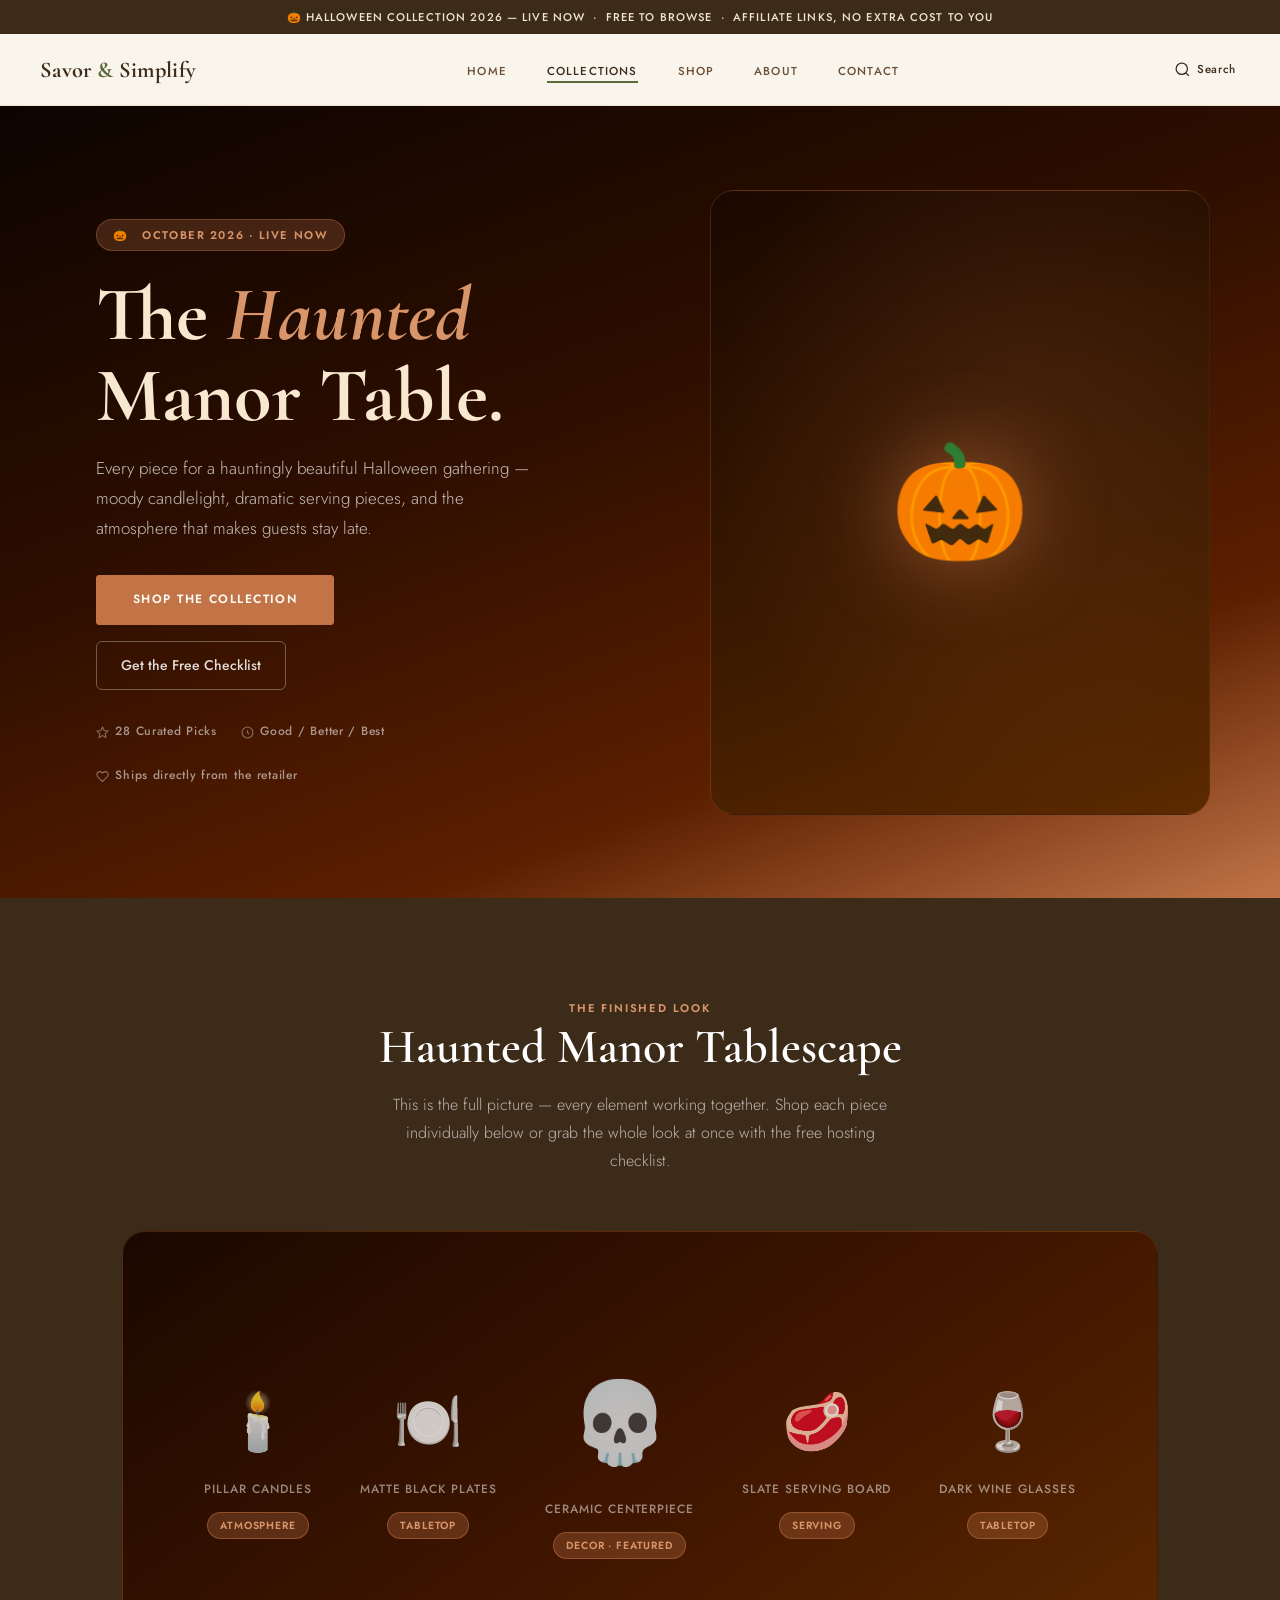
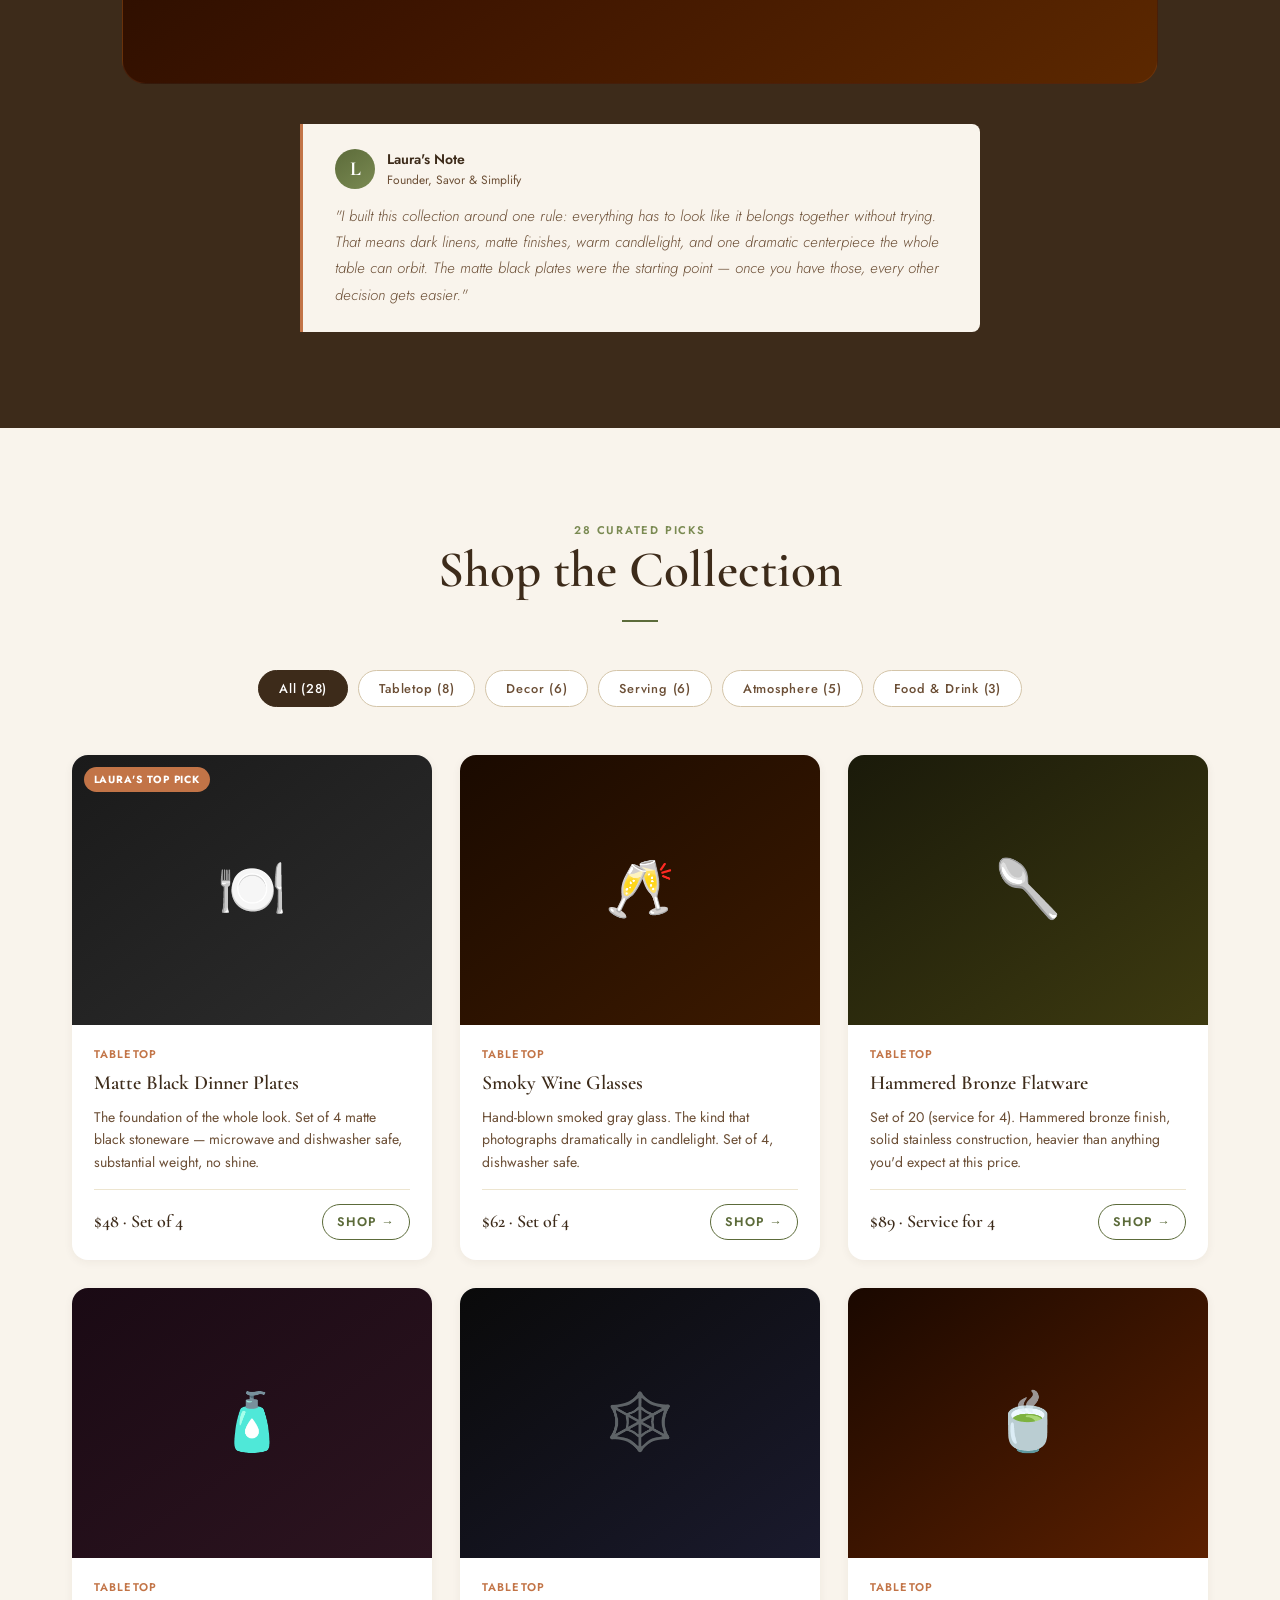
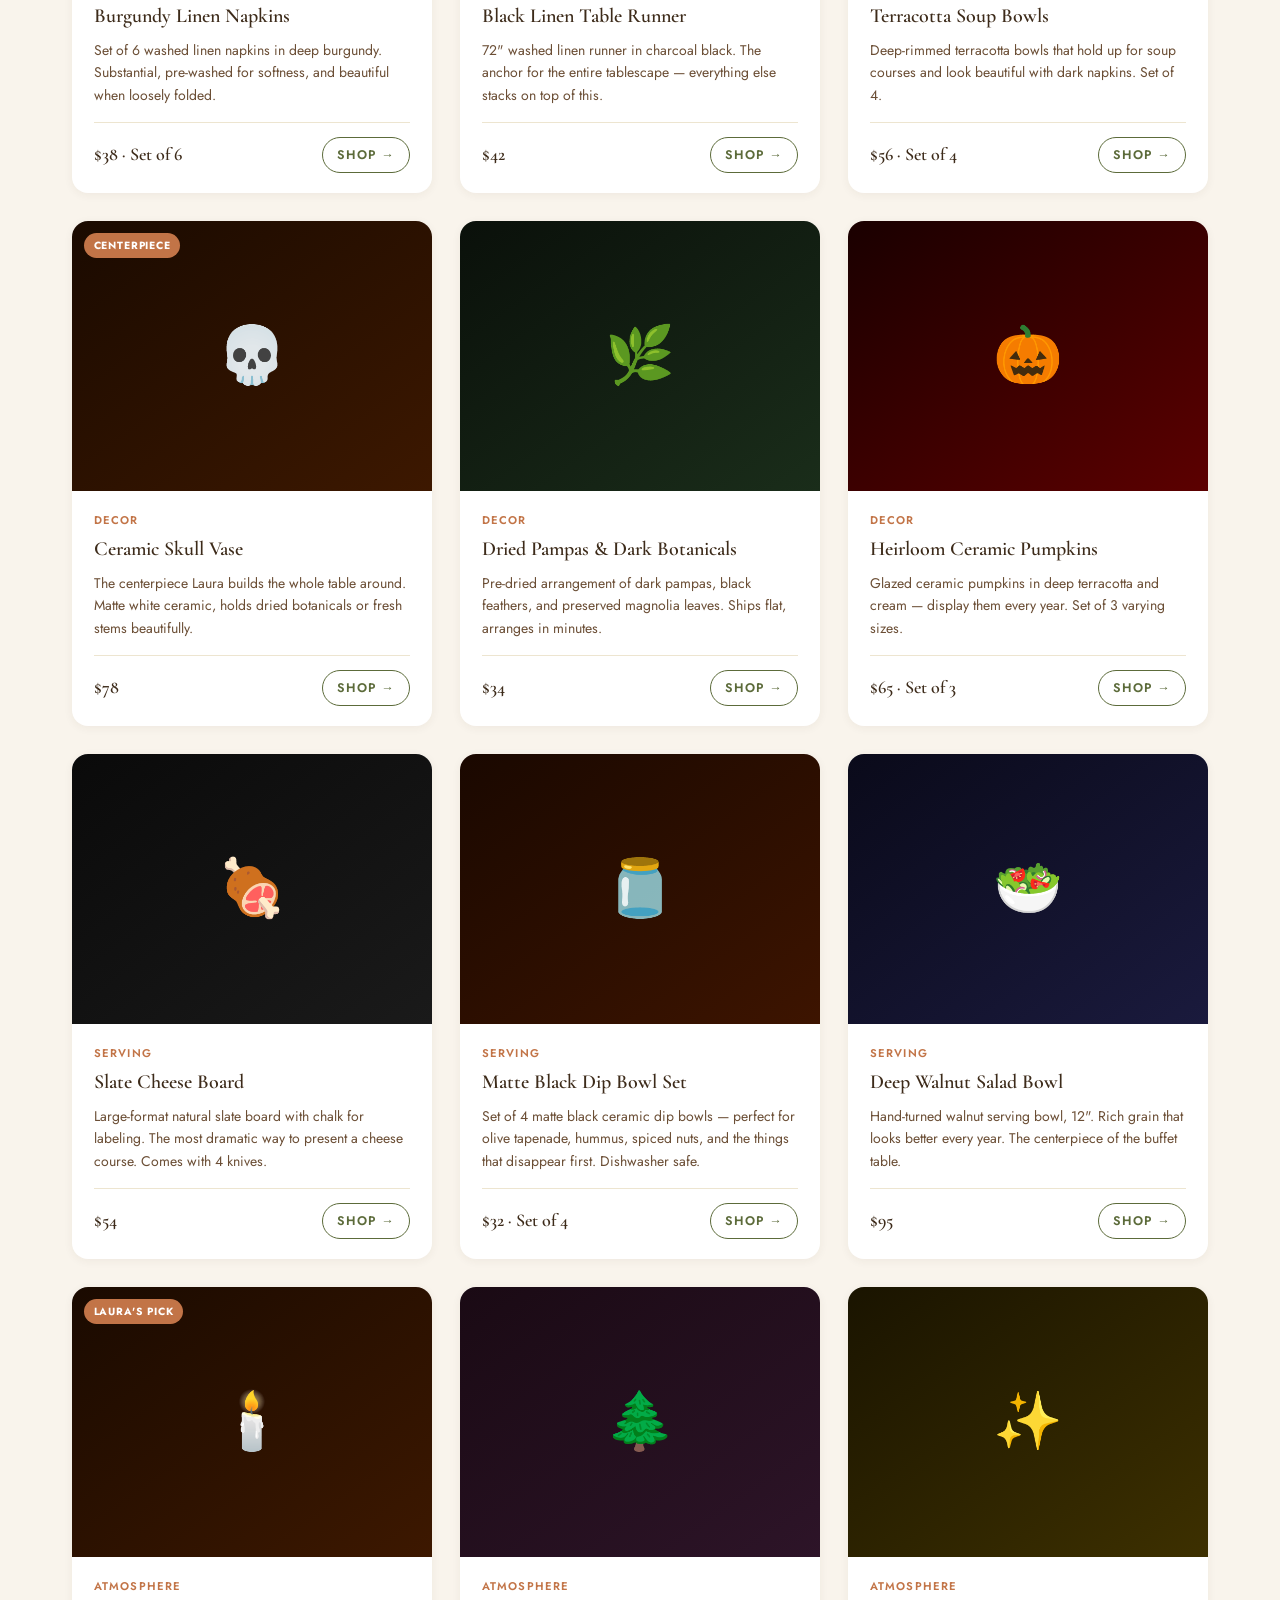
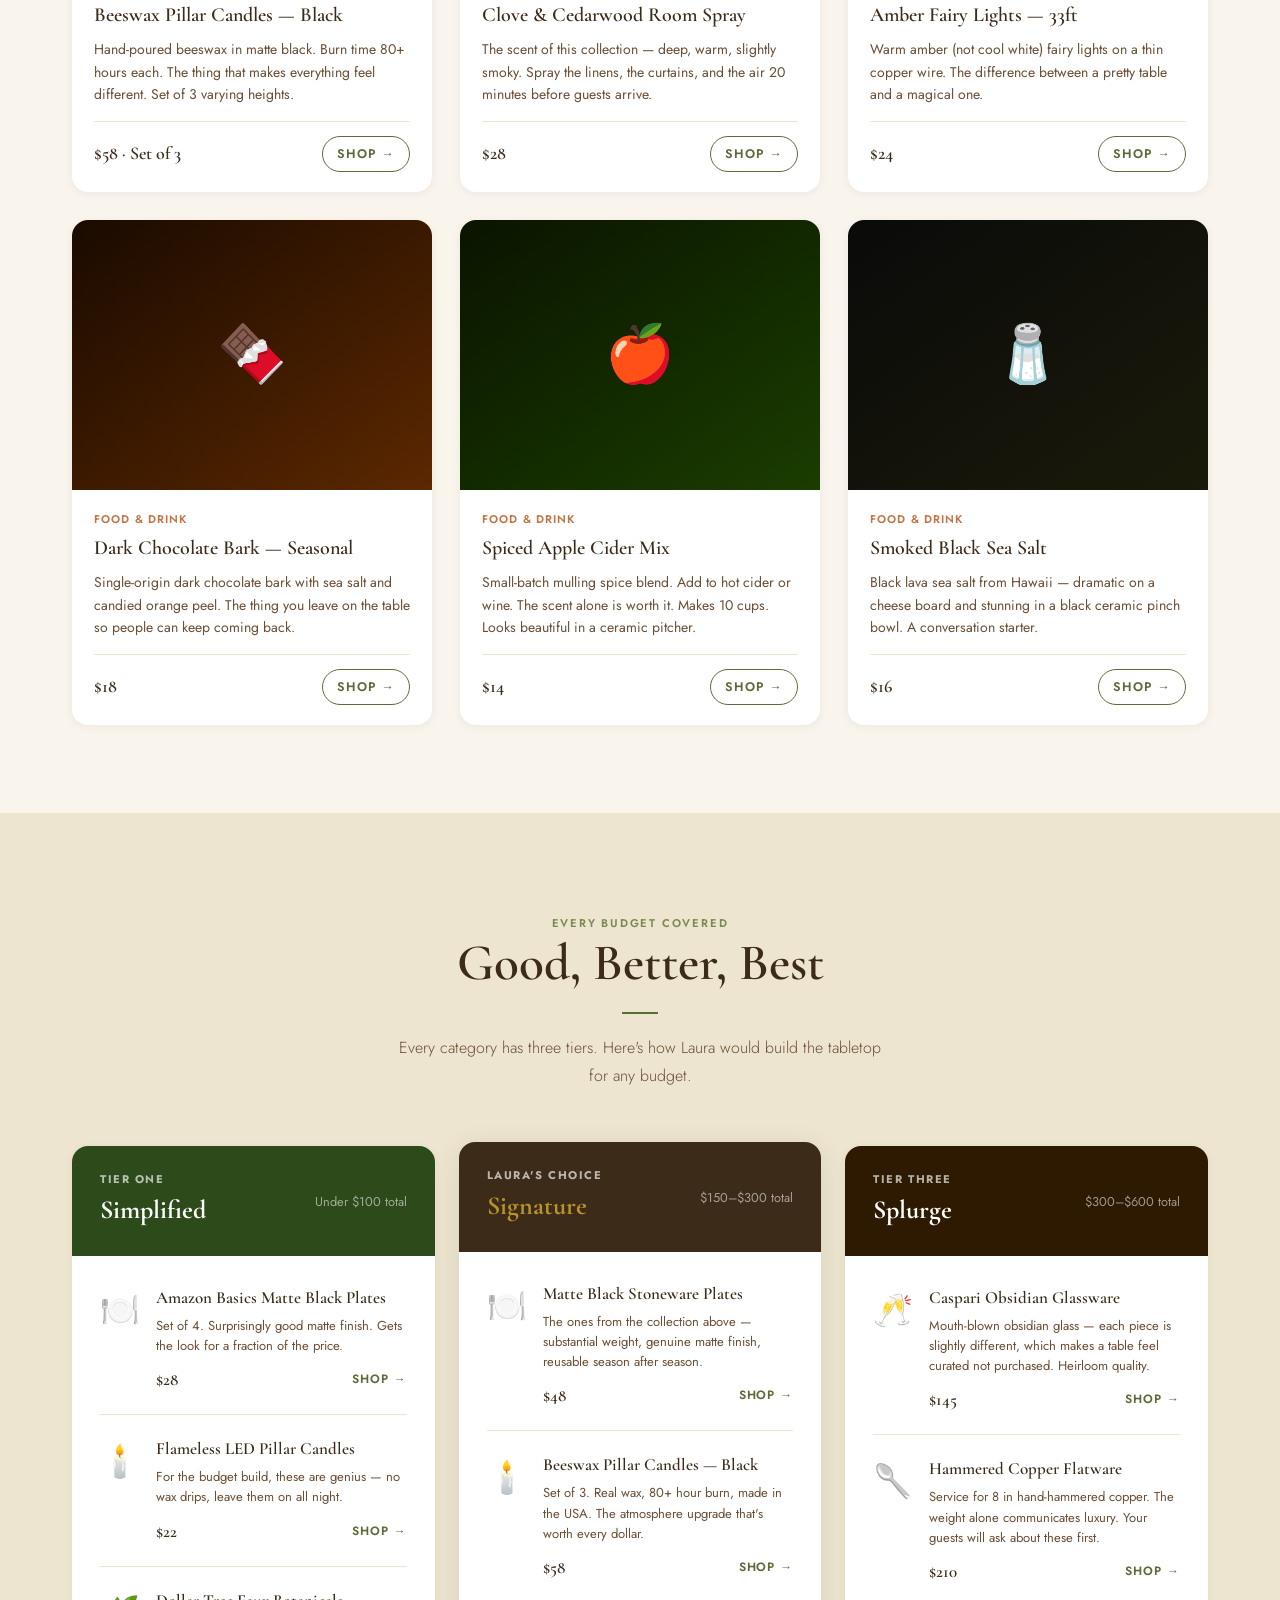
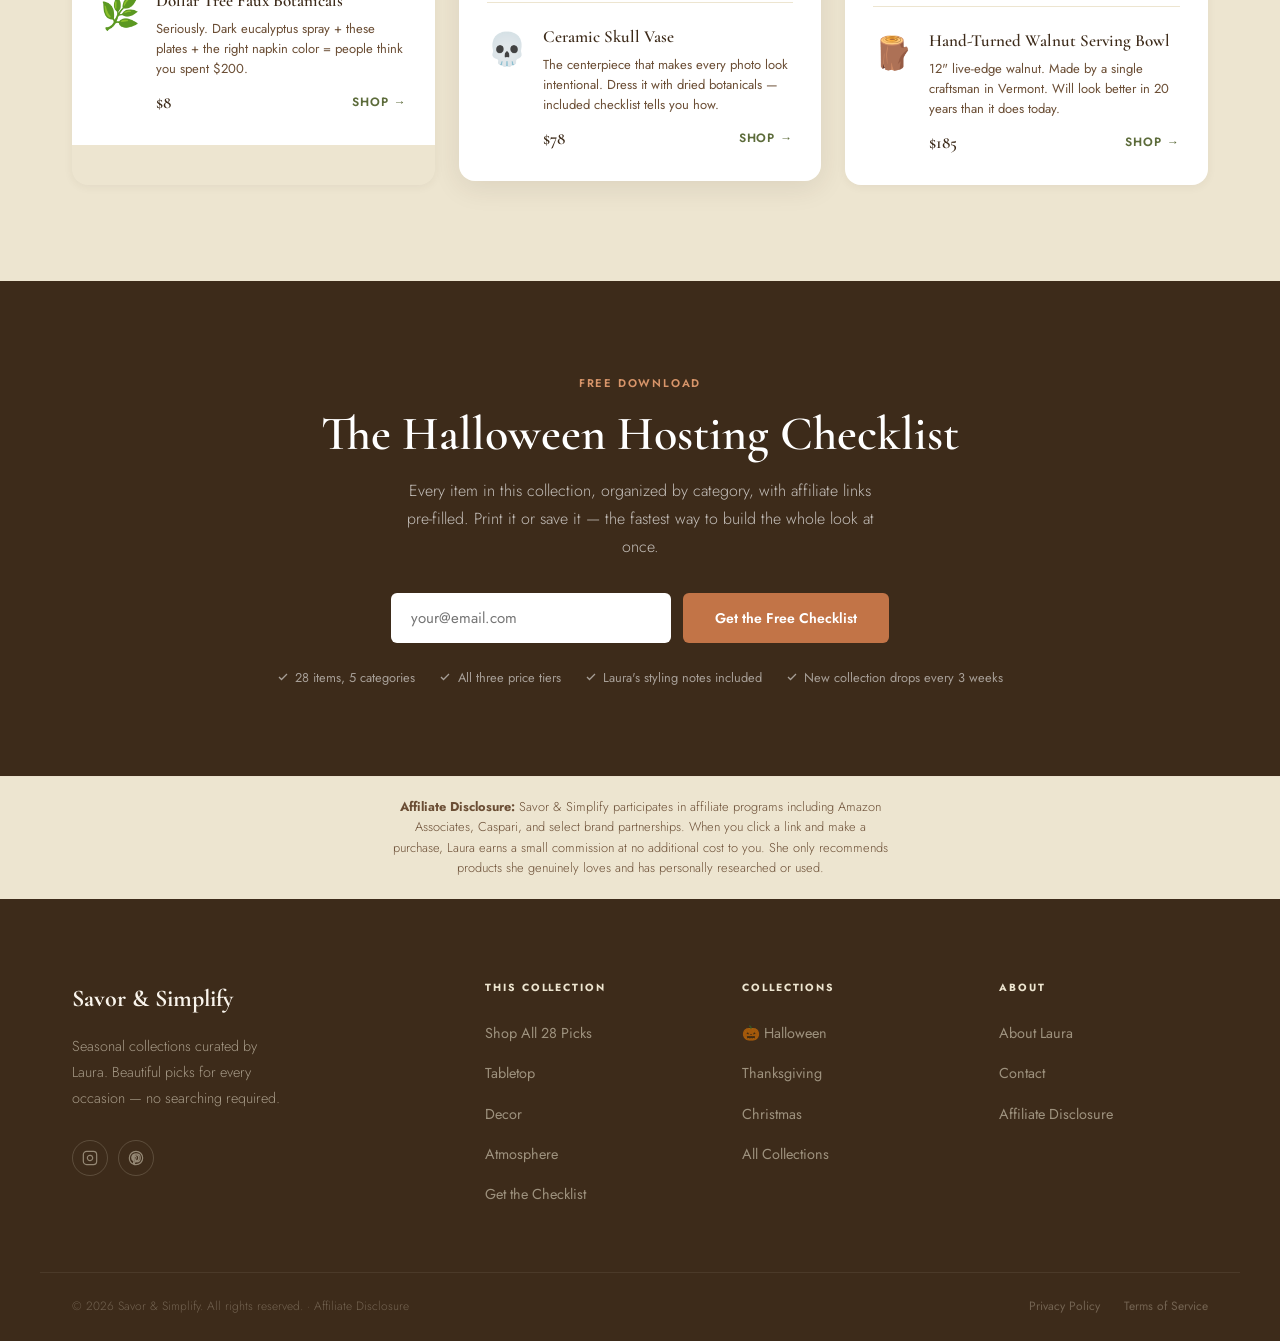
<file: halloween.html>
<!DOCTYPE html>
<html lang="en">
<head>
  <meta charset="UTF-8">
  <meta name="viewport" content="width=device-width, initial-scale=1.0">
  <title>Halloween Collection 2026 — Savor & Simplify</title>
  <meta name="description" content="Laura's curated Halloween tablescape collection — moody decor, atmosphere candles, serving pieces, and the most beautiful picks for a hauntingly good gathering.">
  <link rel="preconnect" href="https://fonts.googleapis.com">
  <link rel="preconnect" href="https://fonts.gstatic.com" crossorigin>
  <link rel="stylesheet" href="https://fonts.googleapis.com/css2?family=Cormorant+Garamond:ital,wght@0,400;0,500;0,600;0,700;1,400;1,600&family=Jost:wght@300;400;500;600&display=swap">
  <link rel="stylesheet" href="css/style.css">
  <style>
    .fade-in { opacity: 0; transform: translateY(20px); transition: opacity .65s ease, transform .65s ease; }
    .fade-in.visible { opacity: 1; transform: none; }

    /* === COLLECTION HERO === */
    .coll-hero {
      background: linear-gradient(160deg, #0d0400 0%, #2d0e00 40%, #5c1f00 75%, #c27447 100%);
      min-height: 88vh;
      display: grid;
      grid-template-columns: 1fr 1fr;
      align-items: center;
      position: relative;
      overflow: hidden;
    }
    @media (max-width: 768px) {
      .coll-hero { grid-template-columns: 1fr; min-height: auto; padding: 5rem 0; }
      .coll-hero__visual { display: none; }
    }
    .coll-hero__content {
      padding: 5rem 4rem 5rem 6rem;
      max-width: 600px;
      position: relative;
      z-index: 2;
    }
    @media (max-width: 768px) { .coll-hero__content { padding: 3rem 1.5rem; max-width: 100%; } }
    .coll-hero__season {
      display: inline-flex;
      align-items: center;
      gap: .5rem;
      background: rgba(194,116,71,.25);
      border: 1px solid rgba(194,116,71,.4);
      border-radius: 20px;
      padding: .375rem 1rem;
      font-size: .7rem;
      font-weight: 600;
      letter-spacing: .14em;
      text-transform: uppercase;
      color: var(--terracotta-lt);
      margin-bottom: 1.5rem;
    }
    .coll-hero h1 {
      font-family: var(--font-display);
      font-size: clamp(3rem, 6vw, 5.5rem);
      font-weight: 700;
      color: #F9E8D0;
      line-height: 1.05;
      margin-bottom: 1rem;
    }
    .coll-hero h1 em { color: var(--terracotta-lt); font-style: italic; }
    .coll-hero__sub {
      font-size: 1.0625rem;
      color: rgba(255,255,255,.72);
      line-height: 1.78;
      max-width: 46ch;
      margin-bottom: 2rem;
    }
    .coll-hero__cta {
      display: flex;
      gap: 1rem;
      flex-wrap: wrap;
      align-items: center;
    }
    .coll-hero__cta .btn--primary { background: var(--terracotta); border-color: var(--terracotta); }
    .coll-hero__cta .btn--primary:hover { background: #a05c35; border-color: #a05c35; }
    .coll-hero__cta .btn--ghost {
      color: rgba(255,255,255,.85);
      border: 1.5px solid rgba(255,255,255,.3);
      background: transparent;
      border-radius: 6px;
      padding: .75rem 1.5rem;
      font-size: .875rem;
      font-weight: 500;
      font-family: var(--font-body);
      text-decoration: none;
      transition: border-color .25s, background .25s;
    }
    .coll-hero__cta .btn--ghost:hover { border-color: rgba(255,255,255,.7); background: rgba(255,255,255,.08); }
    .coll-hero__trust {
      display: flex;
      gap: 1.5rem;
      margin-top: 2rem;
      flex-wrap: wrap;
    }
    .coll-hero__trust-item {
      font-size: .75rem;
      font-weight: 500;
      letter-spacing: .06em;
      color: rgba(255,255,255,.55);
      display: flex;
      align-items: center;
      gap: .4rem;
    }
    .coll-hero__trust-item svg { opacity: .7; }

    /* Visual side */
    .coll-hero__visual {
      position: relative;
      height: 100%;
      display: flex;
      align-items: center;
      justify-content: center;
    }
    .coll-hero__scene {
      width: 90%;
      max-width: 500px;
      aspect-ratio: 4/5;
      background: linear-gradient(160deg,#1a0800,#3d1a00 60%,#5c2a00);
      border-radius: var(--radius-xl);
      border: 1px solid rgba(194,116,71,.2);
      display: flex;
      align-items: center;
      justify-content: center;
      font-size: 8rem;
      position: relative;
      overflow: hidden;
    }
    .coll-hero__scene::before {
      content: '';
      position: absolute;
      inset: 0;
      background: radial-gradient(ellipse at 60% 40%, rgba(194,116,71,.15) 0%, transparent 70%);
    }

    /* === THE LOOK === */
    .the-look {
      background: var(--espresso);
      padding: 6rem 0;
      color: white;
    }
    .the-look .container { max-width: 1100px; }
    .the-look__header { text-align: center; margin-bottom: 3.5rem; }
    .the-look__header .eyebrow { color: var(--terracotta-lt); }
    .the-look__header h2 { color: white; font-size: clamp(2rem,4vw,3rem); }
    .the-look__header p { color: rgba(255,255,255,.65); max-width: 56ch; margin: 1rem auto 0; font-size: 1rem; line-height: 1.75; }
    .the-look__scene {
      background: linear-gradient(145deg,#1a0800,#3d1400 50%,#5c2800);
      border-radius: var(--radius-xl);
      aspect-ratio: 16/7;
      display: flex;
      align-items: center;
      justify-content: center;
      gap: 3rem;
      padding: 3rem;
      position: relative;
      overflow: hidden;
      border: 1px solid rgba(194,116,71,.15);
    }
    @media (max-width: 768px) { .the-look__scene { aspect-ratio: auto; flex-wrap: wrap; padding: 2rem; gap: 1.5rem; } }
    .look-element {
      display: flex;
      flex-direction: column;
      align-items: center;
      gap: .75rem;
      color: rgba(255,255,255,.8);
    }
    .look-element__icon { font-size: 3.5rem; }
    .look-element__label { font-size: .75rem; font-weight: 500; letter-spacing: .08em; text-transform: uppercase; color: rgba(255,255,255,.5); }
    .look-element--featured .look-element__icon { font-size: 5rem; }
    .look-element__tag {
      background: rgba(194,116,71,.3);
      border: 1px solid rgba(194,116,71,.5);
      border-radius: 20px;
      padding: .25rem .75rem;
      font-size: .65rem;
      font-weight: 600;
      letter-spacing: .08em;
      color: var(--terracotta-lt);
      text-transform: uppercase;
    }

    /* === SHOP BY CATEGORY === */
    .shop-cats {
      padding: 5.5rem 0;
      background: var(--cream);
    }
    .shop-cats__header { text-align: center; margin-bottom: 3rem; }
    .shop-cats__tabs {
      display: flex;
      gap: .625rem;
      flex-wrap: wrap;
      justify-content: center;
      margin-bottom: 3rem;
    }
    .cat-tab {
      padding: .5rem 1.25rem;
      border-radius: 20px;
      border: 1.5px solid var(--sand);
      background: white;
      font-family: var(--font-body);
      font-size: .8rem;
      font-weight: 500;
      letter-spacing: .06em;
      color: var(--espresso-lt);
      cursor: pointer;
      transition: all .2s;
    }
    .cat-tab.active, .cat-tab:hover {
      background: var(--espresso);
      border-color: var(--espresso);
      color: white;
    }

    /* Product grid for collection */
    .coll-product-grid {
      display: grid;
      grid-template-columns: repeat(3, 1fr);
      gap: 1.75rem;
    }
    @media (max-width: 900px) { .coll-product-grid { grid-template-columns: repeat(2, 1fr); } }
    @media (max-width: 560px) { .coll-product-grid { grid-template-columns: 1fr; } }

    .cp-card {
      background: white;
      border-radius: var(--radius-lg);
      overflow: hidden;
      box-shadow: var(--shadow-sm);
      transition: transform .25s var(--ease), box-shadow .25s var(--ease);
    }
    .cp-card:hover { transform: translateY(-3px); box-shadow: var(--shadow-md); }
    .cp-card__img {
      aspect-ratio: 4/3;
      display: flex;
      align-items: center;
      justify-content: center;
      font-size: 3.5rem;
      position: relative;
    }
    .cp-card__badge {
      position: absolute;
      top: .75rem;
      left: .75rem;
      background: var(--terracotta);
      color: white;
      font-size: .65rem;
      font-weight: 700;
      letter-spacing: .08em;
      text-transform: uppercase;
      padding: .25rem .6rem;
      border-radius: 20px;
    }
    .cp-card__body { padding: 1.25rem 1.375rem; }
    .cp-card__cat {
      font-size: .7rem;
      font-weight: 600;
      letter-spacing: .1em;
      text-transform: uppercase;
      color: var(--terracotta);
      margin-bottom: .25rem;
    }
    .cp-card__name {
      font-family: var(--font-display);
      font-size: 1.25rem;
      font-weight: 600;
      color: var(--espresso);
      margin-bottom: .375rem;
    }
    .cp-card__desc {
      font-size: .875rem;
      color: var(--espresso-lt);
      line-height: 1.6;
      margin-bottom: 1rem;
    }
    .cp-card__footer {
      display: flex;
      align-items: center;
      justify-content: space-between;
      padding-top: .875rem;
      border-top: 1px solid var(--linen);
    }
    .cp-card__price {
      font-family: var(--font-display);
      font-size: 1.125rem;
      font-weight: 600;
      color: var(--espresso);
    }
    .cp-card__shop {
      display: inline-flex;
      align-items: center;
      gap: .3rem;
      font-size: .78rem;
      font-weight: 600;
      letter-spacing: .08em;
      text-transform: uppercase;
      color: var(--olive);
      text-decoration: none;
      padding: .4rem .9rem;
      border: 1.5px solid var(--olive);
      border-radius: 20px;
      transition: background .2s, color .2s;
    }
    .cp-card__shop:hover { background: var(--olive); color: white; }

    /* Category section heading */
    .cat-section {
      display: none;
    }
    .cat-section.visible {
      display: block;
    }
    .cat-section__header {
      display: flex;
      align-items: baseline;
      gap: 1rem;
      margin-bottom: 2rem;
      padding-bottom: .875rem;
      border-bottom: 1px solid var(--sand-light);
    }
    .cat-section__title {
      font-family: var(--font-display);
      font-size: 1.75rem;
      font-weight: 600;
    }
    .cat-section__count {
      font-size: .8rem;
      color: var(--espresso-lt);
      font-weight: 500;
    }

    /* === GOOD / BETTER / BEST === */
    .tiers-section {
      padding: 6rem 0;
      background: var(--linen);
    }
    .tiers-section__header { text-align: center; margin-bottom: 3.5rem; }
    .tiers-grid {
      display: grid;
      grid-template-columns: repeat(3, 1fr);
      gap: 1.5rem;
    }
    @media (max-width: 768px) { .tiers-grid { grid-template-columns: 1fr; } }
    .tier-card {
      border-radius: var(--radius-lg);
      overflow: hidden;
      box-shadow: var(--shadow-sm);
    }
    .tier-card__header {
      padding: 1.5rem 1.75rem;
      display: flex;
      align-items: center;
      justify-content: space-between;
    }
    .tier-card--simplified .tier-card__header { background: #2d4a1a; }
    .tier-card--signature .tier-card__header { background: var(--espresso); }
    .tier-card--splurge .tier-card__header { background: #2d1a00; }
    .tier-card__label {
      font-size: .7rem;
      font-weight: 700;
      letter-spacing: .14em;
      text-transform: uppercase;
      color: rgba(255,255,255,.65);
    }
    .tier-card__tier {
      font-family: var(--font-display);
      font-size: 1.625rem;
      font-weight: 700;
      color: white;
    }
    .tier-card--signature .tier-card__tier { color: var(--gold); }
    .tier-card__range {
      font-size: .8rem;
      color: rgba(255,255,255,.55);
    }
    .tier-card__body {
      background: white;
      padding: 1.75rem;
    }
    .tier-pick {
      display: flex;
      flex-direction: column;
      gap: 1.25rem;
    }
    .tier-pick__item {
      display: flex;
      gap: 1rem;
      align-items: flex-start;
      padding-bottom: 1.25rem;
      border-bottom: 1px solid var(--linen);
    }
    .tier-pick__item:last-child { border-bottom: none; padding-bottom: 0; }
    .tier-pick__icon { font-size: 2rem; flex-shrink: 0; }
    .tier-pick__content { flex: 1; }
    .tier-pick__name {
      font-family: var(--font-display);
      font-size: 1.0625rem;
      font-weight: 600;
      color: var(--espresso);
      margin-bottom: .25rem;
    }
    .tier-pick__note {
      font-size: .8125rem;
      color: var(--espresso-lt);
      line-height: 1.55;
    }
    .tier-pick__footer {
      display: flex;
      align-items: center;
      justify-content: space-between;
      margin-top: .625rem;
    }
    .tier-pick__price {
      font-family: var(--font-display);
      font-size: 1.0625rem;
      font-weight: 600;
      color: var(--espresso);
    }
    .tier-pick__link {
      font-size: .75rem;
      font-weight: 600;
      letter-spacing: .08em;
      color: var(--olive);
      text-decoration: none;
      text-transform: uppercase;
    }
    .tier-pick__link:hover { text-decoration: underline; }
    .tier-card--signature { box-shadow: var(--shadow-md); transform: translateY(-4px); }

    /* Laura's Note */
    .lauras-note {
      background: var(--cream);
      border-left: 3px solid var(--terracotta);
      padding: 1.5rem 2rem;
      border-radius: 0 var(--radius) var(--radius) 0;
      margin-top: 2.5rem;
      max-width: 680px;
      margin-left: auto;
      margin-right: auto;
    }
    .lauras-note__author {
      display: flex;
      align-items: center;
      gap: .75rem;
      margin-bottom: .75rem;
    }
    .lauras-note__avatar {
      width: 40px;
      height: 40px;
      border-radius: 50%;
      background: linear-gradient(145deg,var(--olive),var(--olive-mid));
      display: flex;
      align-items: center;
      justify-content: center;
      font-family: var(--font-display);
      font-size: 1.25rem;
      font-weight: 700;
      color: white;
      flex-shrink: 0;
    }
    .lauras-note__name { font-weight: 600; font-size: .875rem; color: var(--espresso); }
    .lauras-note__role { font-size: .75rem; color: var(--espresso-lt); }
    .lauras-note p { font-size: .9375rem; color: var(--espresso-lt); line-height: 1.75; font-style: italic; }

    /* === EMAIL CAPTURE === */
    .coll-email {
      background: var(--espresso);
      padding: 5.5rem 0;
      text-align: center;
    }
    .coll-email .eyebrow { color: var(--terracotta-lt); }
    .coll-email h2 { color: white; font-size: clamp(1.75rem,4vw,3rem); margin-top: .75rem; }
    .coll-email p { color: rgba(255,255,255,.7); max-width: 52ch; margin: 1rem auto 2rem; font-size: 1rem; line-height: 1.75; }
    .coll-email form {
      display: inline-flex;
      gap: .75rem;
      flex-wrap: wrap;
      justify-content: center;
    }
    .coll-email input {
      padding: .85rem 1.25rem;
      border-radius: 6px;
      border: none;
      font-family: var(--font-body);
      font-size: .9375rem;
      min-width: 280px;
    }
    .coll-email button {
      padding: .85rem 2rem;
      background: var(--terracotta);
      color: white;
      border: none;
      border-radius: 6px;
      font-family: var(--font-body);
      font-size: .875rem;
      font-weight: 600;
      cursor: pointer;
      transition: background .2s;
    }
    .coll-email button:hover { background: #a05c35; }
    .coll-email__checklist {
      display: flex;
      gap: 1.5rem;
      justify-content: center;
      flex-wrap: wrap;
      margin-top: 1.5rem;
    }
    .coll-email__checklist-item {
      font-size: .8rem;
      color: rgba(255,255,255,.55);
      display: flex;
      align-items: center;
      gap: .4rem;
    }

    /* Disclosure */
    .disclosure {
      background: var(--linen);
      padding: 1.25rem 0;
      border-top: 1px solid var(--sand-light);
    }
    .disclosure p {
      font-size: .8rem;
      color: var(--espresso-lt);
      text-align: center;
      max-width: 72ch;
      margin: 0 auto;
      line-height: 1.6;
    }
  </style>
</head>
<body>

<div class="announcement">🎃 Halloween Collection 2026 — Live Now &nbsp;·&nbsp; Free to browse &nbsp;·&nbsp; Affiliate links, no extra cost to you</div>

<nav class="nav">
  <div class="nav__inner">
    <a href="index.html" class="nav__logo">Savor <span>&</span> Simplify</a>
    <ul class="nav__links">
      <li><a href="index.html">Home</a></li>
      <li><a href="collections.html" class="active">Collections</a></li>
      <li><a href="shop.html">Shop</a></li>
      <li><a href="about.html">About</a></li>
      <li><a href="contact.html">Contact</a></li>
    </ul>
    <div class="nav__actions">
      <a href="shop.html" class="nav__icon-btn">
        <svg width="17" height="17" viewBox="0 0 24 24" fill="none" stroke="currentColor" stroke-width="1.8"><circle cx="11" cy="11" r="8"/><line x1="21" y1="21" x2="16.65" y2="16.65"/></svg>
        Search
      </a>
    </div>
    <button class="nav__hamburger" aria-label="Open menu">
      <span></span><span></span><span></span>
    </button>
  </div>
</nav>

<nav class="nav__mobile" aria-label="Mobile navigation">
  <a href="index.html">Home</a>
  <a href="collections.html">Collections</a>
  <a href="shop.html">Shop</a>
  <a href="about.html">About</a>
  <a href="contact.html">Contact</a>
  <div class="nav__mobile-footer">
    <a href="#shop" class="btn btn--olive">Shop the Collection</a>
  </div>
</nav>

<!-- ============================================================
     HERO
============================================================ -->
<section class="coll-hero">
  <div class="coll-hero__content fade-in">
    <div class="coll-hero__season">
      🎃 &nbsp; October 2026 · Live Now
    </div>
    <h1>The <em>Haunted</em><br>Manor Table.</h1>
    <p class="coll-hero__sub">Every piece for a hauntingly beautiful Halloween gathering — moody candlelight, dramatic serving pieces, and the atmosphere that makes guests stay late.</p>
    <div class="coll-hero__cta">
      <a href="#shop" class="btn btn--primary">Shop the Collection</a>
      <a href="#checklist" class="coll-hero__cta btn--ghost">Get the Free Checklist</a>
    </div>
    <div class="coll-hero__trust">
      <div class="coll-hero__trust-item">
        <svg width="13" height="13" viewBox="0 0 24 24" fill="none" stroke="currentColor" stroke-width="2"><path d="M12 2l3.09 6.26L22 9.27l-5 4.87 1.18 6.88L12 17.77l-6.18 3.25L7 14.14 2 9.27l6.91-1.01L12 2z"/></svg>
        28 Curated Picks
      </div>
      <div class="coll-hero__trust-item">
        <svg width="13" height="13" viewBox="0 0 24 24" fill="none" stroke="currentColor" stroke-width="2"><circle cx="12" cy="12" r="10"/><path d="M12 8v4l3 3"/></svg>
        Good / Better / Best
      </div>
      <div class="coll-hero__trust-item">
        <svg width="13" height="13" viewBox="0 0 24 24" fill="none" stroke="currentColor" stroke-width="2"><path d="M20.84 4.61a5.5 5.5 0 0 0-7.78 0L12 5.67l-1.06-1.06a5.5 5.5 0 0 0-7.78 7.78l1.06 1.06L12 21.23l7.78-7.78 1.06-1.06a5.5 5.5 0 0 0 0-7.78z"/></svg>
        Ships directly from the retailer
      </div>
    </div>
  </div>
  <div class="coll-hero__visual">
    <div class="coll-hero__scene fade-in">
      <span style="font-size:7rem;filter:drop-shadow(0 0 40px rgba(194,116,71,.6))">🎃</span>
    </div>
  </div>
</section>

<!-- ============================================================
     THE LOOK
============================================================ -->
<section class="the-look">
  <div class="container">
    <div class="the-look__header fade-in">
      <span class="eyebrow">The Finished Look</span>
      <h2>Haunted Manor Tablescape</h2>
      <p>This is the full picture — every element working together. Shop each piece individually below or grab the whole look at once with the free hosting checklist.</p>
    </div>
    <div class="the-look__scene fade-in">
      <div class="look-element">
        <div class="look-element__icon">🕯️</div>
        <div class="look-element__label">Pillar Candles</div>
        <div class="look-element__tag">Atmosphere</div>
      </div>
      <div class="look-element">
        <div class="look-element__icon">🍽️</div>
        <div class="look-element__label">Matte Black Plates</div>
        <div class="look-element__tag">Tabletop</div>
      </div>
      <div class="look-element look-element--featured">
        <div class="look-element__icon">💀</div>
        <div class="look-element__label">Ceramic Centerpiece</div>
        <div class="look-element__tag">Decor · Featured</div>
      </div>
      <div class="look-element">
        <div class="look-element__icon">🥩</div>
        <div class="look-element__label">Slate Serving Board</div>
        <div class="look-element__tag">Serving</div>
      </div>
      <div class="look-element">
        <div class="look-element__icon">🍷</div>
        <div class="look-element__label">Dark Wine Glasses</div>
        <div class="look-element__tag">Tabletop</div>
      </div>
    </div>

    <div class="lauras-note fade-in">
      <div class="lauras-note__author">
        <div class="lauras-note__avatar">L</div>
        <div>
          <div class="lauras-note__name">Laura's Note</div>
          <div class="lauras-note__role">Founder, Savor & Simplify</div>
        </div>
      </div>
      <p>"I built this collection around one rule: everything has to look like it belongs together without trying. That means dark linens, matte finishes, warm candlelight, and one dramatic centerpiece the whole table can orbit. The matte black plates were the starting point — once you have those, every other decision gets easier."</p>
    </div>
  </div>
</section>

<!-- ============================================================
     SHOP THE COLLECTION
============================================================ -->
<section class="shop-cats" id="shop">
  <div class="container">
    <div class="shop-cats__header fade-in">
      <span class="eyebrow">28 Curated Picks</span>
      <h2>Shop the Collection</h2>
      <div class="divider divider--center"></div>
    </div>

    <!-- Category tabs -->
    <div class="shop-cats__tabs fade-in" role="tablist">
      <button class="cat-tab active" data-cat="all" role="tab">All (28)</button>
      <button class="cat-tab" data-cat="tabletop" role="tab">Tabletop (8)</button>
      <button class="cat-tab" data-cat="decor" role="tab">Decor (6)</button>
      <button class="cat-tab" data-cat="serving" role="tab">Serving (6)</button>
      <button class="cat-tab" data-cat="atmosphere" role="tab">Atmosphere (5)</button>
      <button class="cat-tab" data-cat="food" role="tab">Food & Drink (3)</button>
    </div>

    <!-- All Products Grid -->
    <div class="coll-product-grid" id="collection-grid">

      <!-- TABLETOP -->
      <article class="cp-card fade-in" data-cat="tabletop">
        <div class="cp-card__img" style="background:linear-gradient(145deg,#1a1a1a,#2d2d2d);">
          <span>🍽️</span>
          <span class="cp-card__badge">Laura's Top Pick</span>
        </div>
        <div class="cp-card__body">
          <div class="cp-card__cat">Tabletop</div>
          <div class="cp-card__name">Matte Black Dinner Plates</div>
          <div class="cp-card__desc">The foundation of the whole look. Set of 4 matte black stoneware — microwave and dishwasher safe, substantial weight, no shine.</div>
          <div class="cp-card__footer">
            <span class="cp-card__price">$48 · Set of 4</span>
            <a href="#" class="cp-card__shop" target="_blank" rel="noopener">Shop →</a>
          </div>
        </div>
      </article>

      <article class="cp-card fade-in" data-cat="tabletop">
        <div class="cp-card__img" style="background:linear-gradient(145deg,#1a0a00,#3d1a00);">
          <span>🥂</span>
        </div>
        <div class="cp-card__body">
          <div class="cp-card__cat">Tabletop</div>
          <div class="cp-card__name">Smoky Wine Glasses</div>
          <div class="cp-card__desc">Hand-blown smoked gray glass. The kind that photographs dramatically in candlelight. Set of 4, dishwasher safe.</div>
          <div class="cp-card__footer">
            <span class="cp-card__price">$62 · Set of 4</span>
            <a href="#" class="cp-card__shop" target="_blank" rel="noopener">Shop →</a>
          </div>
        </div>
      </article>

      <article class="cp-card fade-in" data-cat="tabletop">
        <div class="cp-card__img" style="background:linear-gradient(145deg,#1a1a0a,#3d3a10);">
          <span>🥄</span>
        </div>
        <div class="cp-card__body">
          <div class="cp-card__cat">Tabletop</div>
          <div class="cp-card__name">Hammered Bronze Flatware</div>
          <div class="cp-card__desc">Set of 20 (service for 4). Hammered bronze finish, solid stainless construction, heavier than anything you'd expect at this price.</div>
          <div class="cp-card__footer">
            <span class="cp-card__price">$89 · Service for 4</span>
            <a href="#" class="cp-card__shop" target="_blank" rel="noopener">Shop →</a>
          </div>
        </div>
      </article>

      <article class="cp-card fade-in" data-cat="tabletop">
        <div class="cp-card__img" style="background:linear-gradient(145deg,#1a0a14,#2d1420);">
          <span>🧴</span>
        </div>
        <div class="cp-card__body">
          <div class="cp-card__cat">Tabletop</div>
          <div class="cp-card__name">Burgundy Linen Napkins</div>
          <div class="cp-card__desc">Set of 6 washed linen napkins in deep burgundy. Substantial, pre-washed for softness, and beautiful when loosely folded.</div>
          <div class="cp-card__footer">
            <span class="cp-card__price">$38 · Set of 6</span>
            <a href="#" class="cp-card__shop" target="_blank" rel="noopener">Shop →</a>
          </div>
        </div>
      </article>

      <article class="cp-card fade-in" data-cat="tabletop">
        <div class="cp-card__img" style="background:linear-gradient(145deg,#0a0a0a,#1a1a2d);">
          <span>🕸️</span>
        </div>
        <div class="cp-card__body">
          <div class="cp-card__cat">Tabletop</div>
          <div class="cp-card__name">Black Linen Table Runner</div>
          <div class="cp-card__desc">72" washed linen runner in charcoal black. The anchor for the entire tablescape — everything else stacks on top of this.</div>
          <div class="cp-card__footer">
            <span class="cp-card__price">$42</span>
            <a href="#" class="cp-card__shop" target="_blank" rel="noopener">Shop →</a>
          </div>
        </div>
      </article>

      <article class="cp-card fade-in" data-cat="tabletop">
        <div class="cp-card__img" style="background:linear-gradient(145deg,#1a0800,#5c2000);">
          <span>🍵</span>
        </div>
        <div class="cp-card__body">
          <div class="cp-card__cat">Tabletop</div>
          <div class="cp-card__name">Terracotta Soup Bowls</div>
          <div class="cp-card__desc">Deep-rimmed terracotta bowls that hold up for soup courses and look beautiful with dark napkins. Set of 4.</div>
          <div class="cp-card__footer">
            <span class="cp-card__price">$56 · Set of 4</span>
            <a href="#" class="cp-card__shop" target="_blank" rel="noopener">Shop →</a>
          </div>
        </div>
      </article>

      <!-- DECOR -->
      <article class="cp-card fade-in" data-cat="decor">
        <div class="cp-card__img" style="background:linear-gradient(145deg,#1a0a00,#3d1800);">
          <span>💀</span>
          <span class="cp-card__badge">Centerpiece</span>
        </div>
        <div class="cp-card__body">
          <div class="cp-card__cat">Decor</div>
          <div class="cp-card__name">Ceramic Skull Vase</div>
          <div class="cp-card__desc">The centerpiece Laura builds the whole table around. Matte white ceramic, holds dried botanicals or fresh stems beautifully.</div>
          <div class="cp-card__footer">
            <span class="cp-card__price">$78</span>
            <a href="#" class="cp-card__shop" target="_blank" rel="noopener">Shop →</a>
          </div>
        </div>
      </article>

      <article class="cp-card fade-in" data-cat="decor">
        <div class="cp-card__img" style="background:linear-gradient(145deg,#0a100a,#1a2d1a);">
          <span>🌿</span>
        </div>
        <div class="cp-card__body">
          <div class="cp-card__cat">Decor</div>
          <div class="cp-card__name">Dried Pampas & Dark Botanicals</div>
          <div class="cp-card__desc">Pre-dried arrangement of dark pampas, black feathers, and preserved magnolia leaves. Ships flat, arranges in minutes.</div>
          <div class="cp-card__footer">
            <span class="cp-card__price">$34</span>
            <a href="#" class="cp-card__shop" target="_blank" rel="noopener">Shop →</a>
          </div>
        </div>
      </article>

      <article class="cp-card fade-in" data-cat="decor">
        <div class="cp-card__img" style="background:linear-gradient(145deg,#1a0000,#5c0000);">
          <span>🎃</span>
        </div>
        <div class="cp-card__body">
          <div class="cp-card__cat">Decor</div>
          <div class="cp-card__name">Heirloom Ceramic Pumpkins</div>
          <div class="cp-card__desc">Glazed ceramic pumpkins in deep terracotta and cream — display them every year. Set of 3 varying sizes.</div>
          <div class="cp-card__footer">
            <span class="cp-card__price">$65 · Set of 3</span>
            <a href="#" class="cp-card__shop" target="_blank" rel="noopener">Shop →</a>
          </div>
        </div>
      </article>

      <!-- SERVING -->
      <article class="cp-card fade-in" data-cat="serving">
        <div class="cp-card__img" style="background:linear-gradient(145deg,#0a0a0a,#1a1a1a);">
          <span>🍖</span>
        </div>
        <div class="cp-card__body">
          <div class="cp-card__cat">Serving</div>
          <div class="cp-card__name">Slate Cheese Board</div>
          <div class="cp-card__desc">Large-format natural slate board with chalk for labeling. The most dramatic way to present a cheese course. Comes with 4 knives.</div>
          <div class="cp-card__footer">
            <span class="cp-card__price">$54</span>
            <a href="#" class="cp-card__shop" target="_blank" rel="noopener">Shop →</a>
          </div>
        </div>
      </article>

      <article class="cp-card fade-in" data-cat="serving">
        <div class="cp-card__img" style="background:linear-gradient(145deg,#1a0800,#3d1400);">
          <span>🫙</span>
        </div>
        <div class="cp-card__body">
          <div class="cp-card__cat">Serving</div>
          <div class="cp-card__name">Matte Black Dip Bowl Set</div>
          <div class="cp-card__desc">Set of 4 matte black ceramic dip bowls — perfect for olive tapenade, hummus, spiced nuts, and the things that disappear first. Dishwasher safe.</div>
          <div class="cp-card__footer">
            <span class="cp-card__price">$32 · Set of 4</span>
            <a href="#" class="cp-card__shop" target="_blank" rel="noopener">Shop →</a>
          </div>
        </div>
      </article>

      <article class="cp-card fade-in" data-cat="serving">
        <div class="cp-card__img" style="background:linear-gradient(145deg,#0a0a1a,#1a1a3d);">
          <span>🥗</span>
        </div>
        <div class="cp-card__body">
          <div class="cp-card__cat">Serving</div>
          <div class="cp-card__name">Deep Walnut Salad Bowl</div>
          <div class="cp-card__desc">Hand-turned walnut serving bowl, 12". Rich grain that looks better every year. The centerpiece of the buffet table.</div>
          <div class="cp-card__footer">
            <span class="cp-card__price">$95</span>
            <a href="#" class="cp-card__shop" target="_blank" rel="noopener">Shop →</a>
          </div>
        </div>
      </article>

      <!-- ATMOSPHERE -->
      <article class="cp-card fade-in" data-cat="atmosphere">
        <div class="cp-card__img" style="background:linear-gradient(145deg,#1a0a00,#3d1800);">
          <span>🕯️</span>
          <span class="cp-card__badge">Laura's Pick</span>
        </div>
        <div class="cp-card__body">
          <div class="cp-card__cat">Atmosphere</div>
          <div class="cp-card__name">Beeswax Pillar Candles — Black</div>
          <div class="cp-card__desc">Hand-poured beeswax in matte black. Burn time 80+ hours each. The thing that makes everything feel different. Set of 3 varying heights.</div>
          <div class="cp-card__footer">
            <span class="cp-card__price">$58 · Set of 3</span>
            <a href="#" class="cp-card__shop" target="_blank" rel="noopener">Shop →</a>
          </div>
        </div>
      </article>

      <article class="cp-card fade-in" data-cat="atmosphere">
        <div class="cp-card__img" style="background:linear-gradient(145deg,#1a0a14,#2d1428);">
          <span>🌲</span>
        </div>
        <div class="cp-card__body">
          <div class="cp-card__cat">Atmosphere</div>
          <div class="cp-card__name">Clove & Cedarwood Room Spray</div>
          <div class="cp-card__desc">The scent of this collection — deep, warm, slightly smoky. Spray the linens, the curtains, and the air 20 minutes before guests arrive.</div>
          <div class="cp-card__footer">
            <span class="cp-card__price">$28</span>
            <a href="#" class="cp-card__shop" target="_blank" rel="noopener">Shop →</a>
          </div>
        </div>
      </article>

      <article class="cp-card fade-in" data-cat="atmosphere">
        <div class="cp-card__img" style="background:linear-gradient(145deg,#1a1400,#3d3000);">
          <span>✨</span>
        </div>
        <div class="cp-card__body">
          <div class="cp-card__cat">Atmosphere</div>
          <div class="cp-card__name">Amber Fairy Lights — 33ft</div>
          <div class="cp-card__desc">Warm amber (not cool white) fairy lights on a thin copper wire. The difference between a pretty table and a magical one.</div>
          <div class="cp-card__footer">
            <span class="cp-card__price">$24</span>
            <a href="#" class="cp-card__shop" target="_blank" rel="noopener">Shop →</a>
          </div>
        </div>
      </article>

      <!-- FOOD & DRINK -->
      <article class="cp-card fade-in" data-cat="food">
        <div class="cp-card__img" style="background:linear-gradient(145deg,#1a0a00,#5c2800);">
          <span>🍫</span>
        </div>
        <div class="cp-card__body">
          <div class="cp-card__cat">Food & Drink</div>
          <div class="cp-card__name">Dark Chocolate Bark — Seasonal</div>
          <div class="cp-card__desc">Single-origin dark chocolate bark with sea salt and candied orange peel. The thing you leave on the table so people can keep coming back.</div>
          <div class="cp-card__footer">
            <span class="cp-card__price">$18</span>
            <a href="#" class="cp-card__shop" target="_blank" rel="noopener">Shop →</a>
          </div>
        </div>
      </article>

      <article class="cp-card fade-in" data-cat="food">
        <div class="cp-card__img" style="background:linear-gradient(145deg,#0a1400,#1a3d00);">
          <span>🍎</span>
        </div>
        <div class="cp-card__body">
          <div class="cp-card__cat">Food & Drink</div>
          <div class="cp-card__name">Spiced Apple Cider Mix</div>
          <div class="cp-card__desc">Small-batch mulling spice blend. Add to hot cider or wine. The scent alone is worth it. Makes 10 cups. Looks beautiful in a ceramic pitcher.</div>
          <div class="cp-card__footer">
            <span class="cp-card__price">$14</span>
            <a href="#" class="cp-card__shop" target="_blank" rel="noopener">Shop →</a>
          </div>
        </div>
      </article>

      <article class="cp-card fade-in" data-cat="food">
        <div class="cp-card__img" style="background:linear-gradient(145deg,#0a0a0a,#1a1a0a);">
          <span>🧂</span>
        </div>
        <div class="cp-card__body">
          <div class="cp-card__cat">Food & Drink</div>
          <div class="cp-card__name">Smoked Black Sea Salt</div>
          <div class="cp-card__desc">Black lava sea salt from Hawaii — dramatic on a cheese board and stunning in a black ceramic pinch bowl. A conversation starter.</div>
          <div class="cp-card__footer">
            <span class="cp-card__price">$16</span>
            <a href="#" class="cp-card__shop" target="_blank" rel="noopener">Shop →</a>
          </div>
        </div>
      </article>

    </div><!-- /coll-product-grid -->
  </div>
</section>

<!-- ============================================================
     GOOD / BETTER / BEST
============================================================ -->
<section class="tiers-section">
  <div class="container">
    <div class="tiers-section__header fade-in">
      <span class="eyebrow">Every Budget Covered</span>
      <h2>Good, Better, Best</h2>
      <div class="divider divider--center"></div>
      <p style="max-width:54ch;margin:.5rem auto 0;color:var(--espresso-lt);font-size:1rem;line-height:1.75">Every category has three tiers. Here's how Laura would build the tabletop for any budget.</p>
    </div>
    <div class="tiers-grid fade-in">

      <!-- Simplified (Good) -->
      <div class="tier-card tier-card--simplified">
        <div class="tier-card__header">
          <div>
            <div class="tier-card__label">Tier One</div>
            <div class="tier-card__tier">Simplified</div>
          </div>
          <div class="tier-card__range">Under $100 total</div>
        </div>
        <div class="tier-card__body">
          <div class="tier-pick">
            <div class="tier-pick__item">
              <div class="tier-pick__icon">🍽️</div>
              <div class="tier-pick__content">
                <div class="tier-pick__name">Amazon Basics Matte Black Plates</div>
                <div class="tier-pick__note">Set of 4. Surprisingly good matte finish. Gets the look for a fraction of the price.</div>
                <div class="tier-pick__footer">
                  <span class="tier-pick__price">$28</span>
                  <a href="#" class="tier-pick__link" target="_blank" rel="noopener">Shop →</a>
                </div>
              </div>
            </div>
            <div class="tier-pick__item">
              <div class="tier-pick__icon">🕯️</div>
              <div class="tier-pick__content">
                <div class="tier-pick__name">Flameless LED Pillar Candles</div>
                <div class="tier-pick__note">For the budget build, these are genius — no wax drips, leave them on all night.</div>
                <div class="tier-pick__footer">
                  <span class="tier-pick__price">$22</span>
                  <a href="#" class="tier-pick__link" target="_blank" rel="noopener">Shop →</a>
                </div>
              </div>
            </div>
            <div class="tier-pick__item">
              <div class="tier-pick__icon">🌿</div>
              <div class="tier-pick__content">
                <div class="tier-pick__name">Dollar Tree Faux Botanicals</div>
                <div class="tier-pick__note">Seriously. Dark eucalyptus spray + these plates + the right napkin color = people think you spent $200.</div>
                <div class="tier-pick__footer">
                  <span class="tier-pick__price">$8</span>
                  <a href="#" class="tier-pick__link" target="_blank" rel="noopener">Shop →</a>
                </div>
              </div>
            </div>
          </div>
        </div>
      </div>

      <!-- Signature (Better) — Featured -->
      <div class="tier-card tier-card--signature">
        <div class="tier-card__header">
          <div>
            <div class="tier-card__label">Laura's Choice</div>
            <div class="tier-card__tier">Signature</div>
          </div>
          <div class="tier-card__range">$150–$300 total</div>
        </div>
        <div class="tier-card__body">
          <div class="tier-pick">
            <div class="tier-pick__item">
              <div class="tier-pick__icon">🍽️</div>
              <div class="tier-pick__content">
                <div class="tier-pick__name">Matte Black Stoneware Plates</div>
                <div class="tier-pick__note">The ones from the collection above — substantial weight, genuine matte finish, reusable season after season.</div>
                <div class="tier-pick__footer">
                  <span class="tier-pick__price">$48</span>
                  <a href="#" class="tier-pick__link" target="_blank" rel="noopener">Shop →</a>
                </div>
              </div>
            </div>
            <div class="tier-pick__item">
              <div class="tier-pick__icon">🕯️</div>
              <div class="tier-pick__content">
                <div class="tier-pick__name">Beeswax Pillar Candles — Black</div>
                <div class="tier-pick__note">Set of 3. Real wax, 80+ hour burn, made in the USA. The atmosphere upgrade that's worth every dollar.</div>
                <div class="tier-pick__footer">
                  <span class="tier-pick__price">$58</span>
                  <a href="#" class="tier-pick__link" target="_blank" rel="noopener">Shop →</a>
                </div>
              </div>
            </div>
            <div class="tier-pick__item">
              <div class="tier-pick__icon">💀</div>
              <div class="tier-pick__content">
                <div class="tier-pick__name">Ceramic Skull Vase</div>
                <div class="tier-pick__note">The centerpiece that makes every photo look intentional. Dress it with dried botanicals — included checklist tells you how.</div>
                <div class="tier-pick__footer">
                  <span class="tier-pick__price">$78</span>
                  <a href="#" class="tier-pick__link" target="_blank" rel="noopener">Shop →</a>
                </div>
              </div>
            </div>
          </div>
        </div>
      </div>

      <!-- Splurge (Best) -->
      <div class="tier-card tier-card--splurge">
        <div class="tier-card__header">
          <div>
            <div class="tier-card__label">Tier Three</div>
            <div class="tier-card__tier">Splurge</div>
          </div>
          <div class="tier-card__range">$300–$600 total</div>
        </div>
        <div class="tier-card__body">
          <div class="tier-pick">
            <div class="tier-pick__item">
              <div class="tier-pick__icon">🥂</div>
              <div class="tier-pick__content">
                <div class="tier-pick__name">Caspari Obsidian Glassware</div>
                <div class="tier-pick__note">Mouth-blown obsidian glass — each piece is slightly different, which makes a table feel curated not purchased. Heirloom quality.</div>
                <div class="tier-pick__footer">
                  <span class="tier-pick__price">$145</span>
                  <a href="#" class="tier-pick__link" target="_blank" rel="noopener">Shop →</a>
                </div>
              </div>
            </div>
            <div class="tier-pick__item">
              <div class="tier-pick__icon">🥄</div>
              <div class="tier-pick__content">
                <div class="tier-pick__name">Hammered Copper Flatware</div>
                <div class="tier-pick__note">Service for 8 in hand-hammered copper. The weight alone communicates luxury. Your guests will ask about these first.</div>
                <div class="tier-pick__footer">
                  <span class="tier-pick__price">$210</span>
                  <a href="#" class="tier-pick__link" target="_blank" rel="noopener">Shop →</a>
                </div>
              </div>
            </div>
            <div class="tier-pick__item">
              <div class="tier-pick__icon">🪵</div>
              <div class="tier-pick__content">
                <div class="tier-pick__name">Hand-Turned Walnut Serving Bowl</div>
                <div class="tier-pick__note">12" live-edge walnut. Made by a single craftsman in Vermont. Will look better in 20 years than it does today.</div>
                <div class="tier-pick__footer">
                  <span class="tier-pick__price">$185</span>
                  <a href="#" class="tier-pick__link" target="_blank" rel="noopener">Shop →</a>
                </div>
              </div>
            </div>
          </div>
        </div>
      </div>

    </div>
  </div>
</section>

<!-- ============================================================
     EMAIL CAPTURE — CHECKLIST LEAD MAGNET
============================================================ -->
<section class="coll-email" id="checklist">
  <div class="container">
    <span class="eyebrow">Free Download</span>
    <h2>The Halloween Hosting Checklist</h2>
    <p>Every item in this collection, organized by category, with affiliate links pre-filled. Print it or save it — the fastest way to build the whole look at once.</p>
    <form onsubmit="return false;">
      <input type="email" placeholder="your@email.com" aria-label="Email address">
      <button type="submit">Get the Free Checklist</button>
    </form>
    <div class="coll-email__checklist">
      <div class="coll-email__checklist-item">
        <svg width="12" height="12" viewBox="0 0 24 24" fill="none" stroke="currentColor" stroke-width="2.5"><polyline points="20 6 9 17 4 12"/></svg>
        28 items, 5 categories
      </div>
      <div class="coll-email__checklist-item">
        <svg width="12" height="12" viewBox="0 0 24 24" fill="none" stroke="currentColor" stroke-width="2.5"><polyline points="20 6 9 17 4 12"/></svg>
        All three price tiers
      </div>
      <div class="coll-email__checklist-item">
        <svg width="12" height="12" viewBox="0 0 24 24" fill="none" stroke="currentColor" stroke-width="2.5"><polyline points="20 6 9 17 4 12"/></svg>
        Laura's styling notes included
      </div>
      <div class="coll-email__checklist-item">
        <svg width="12" height="12" viewBox="0 0 24 24" fill="none" stroke="currentColor" stroke-width="2.5"><polyline points="20 6 9 17 4 12"/></svg>
        New collection drops every 3 weeks
      </div>
    </div>
  </div>
</section>

<!-- Affiliate Disclosure -->
<div class="disclosure">
  <p><strong>Affiliate Disclosure:</strong> Savor & Simplify participates in affiliate programs including Amazon Associates, Caspari, and select brand partnerships. When you click a link and make a purchase, Laura earns a small commission at no additional cost to you. She only recommends products she genuinely loves and has personally researched or used.</p>
</div>

<!-- Footer -->
<footer class="footer">
  <div class="footer__inner">
    <div class="footer__brand">
      <span class="footer__logo">Savor & Simplify</span>
      <p>Seasonal collections curated by Laura. Beautiful picks for every occasion — no searching required.</p>
      <div class="footer__social">
        <a href="#" class="footer__social-link" aria-label="Instagram">
          <svg width="16" height="16" viewBox="0 0 24 24" fill="none" stroke="currentColor" stroke-width="1.8"><rect x="2" y="2" width="20" height="20" rx="5"/><path d="M16 11.37A4 4 0 1 1 12.63 8 4 4 0 0 1 16 11.37z"/><line x1="17.5" y1="6.5" x2="17.51" y2="6.5"/></svg>
        </a>
        <a href="#" class="footer__social-link" aria-label="Pinterest">
          <svg width="16" height="16" viewBox="0 0 24 24" fill="none" stroke="currentColor" stroke-width="1.8"><path d="M12 2C6.477 2 2 6.477 2 12c0 4.236 2.636 7.855 6.356 9.312-.088-.791-.167-2.005.035-2.868.181-.78 1.172-4.97 1.172-4.97s-.299-.598-.299-1.482c0-1.388.806-2.428 1.808-2.428.852 0 1.265.64 1.265 1.408 0 .858-.546 2.14-.828 3.33-.236.995.499 1.806 1.476 1.806 1.772 0 3.137-1.868 3.137-4.564 0-2.387-1.715-4.057-4.163-4.057-2.838 0-4.503 2.127-4.503 4.325 0 .856.33 1.774.741 2.276a.3.3 0 0 1 .069.286c-.076.313-.244.995-.277 1.134-.044.183-.146.222-.336.134-1.249-.581-2.03-2.407-2.03-3.874 0-3.154 2.292-6.052 6.608-6.052 3.469 0 6.165 2.473 6.165 5.776 0 3.447-2.173 6.22-5.19 6.22-1.013 0-1.966-.527-2.292-1.148l-.623 2.378c-.226.869-.835 1.958-1.244 2.621.937.29 1.931.446 2.962.446 5.523 0 10-4.477 10-10S17.523 2 12 2z"/></svg>
        </a>
      </div>
    </div>
    <div>
      <div class="footer__col-title">This Collection</div>
      <ul class="footer__links">
        <li><a href="#shop">Shop All 28 Picks</a></li>
        <li><a href="#tabletop">Tabletop</a></li>
        <li><a href="#decor">Decor</a></li>
        <li><a href="#atmosphere">Atmosphere</a></li>
        <li><a href="#checklist">Get the Checklist</a></li>
      </ul>
    </div>
    <div>
      <div class="footer__col-title">Collections</div>
      <ul class="footer__links">
        <li><a href="halloween.html">🎃 Halloween</a></li>
        <li><a href="collections.html#thanksgiving">Thanksgiving</a></li>
        <li><a href="collections.html#christmas">Christmas</a></li>
        <li><a href="collections.html">All Collections</a></li>
      </ul>
    </div>
    <div>
      <div class="footer__col-title">About</div>
      <ul class="footer__links">
        <li><a href="about.html">About Laura</a></li>
        <li><a href="contact.html">Contact</a></li>
        <li><a href="#">Affiliate Disclosure</a></li>
      </ul>
    </div>
  </div>
  <div class="footer__bottom">
    <p>© 2026 Savor & Simplify. All rights reserved. · <a href="#" style="color:inherit">Affiliate Disclosure</a></p>
    <div class="footer__bottom-links">
      <a href="#">Privacy Policy</a>
      <a href="#">Terms of Service</a>
    </div>
  </div>
</footer>

<script src="js/main.js"></script>
<script>
  // Category tab filtering
  const tabs = document.querySelectorAll('.cat-tab');
  const cards = document.querySelectorAll('.cp-card');
  tabs.forEach(tab => {
    tab.addEventListener('click', () => {
      tabs.forEach(t => t.classList.remove('active'));
      tab.classList.add('active');
      const cat = tab.dataset.cat;
      cards.forEach(card => {
        if (cat === 'all' || card.dataset.cat === cat) {
          card.style.display = '';
        } else {
          card.style.display = 'none';
        }
      });
    });
  });
</script>
</body>
</html>
</file>
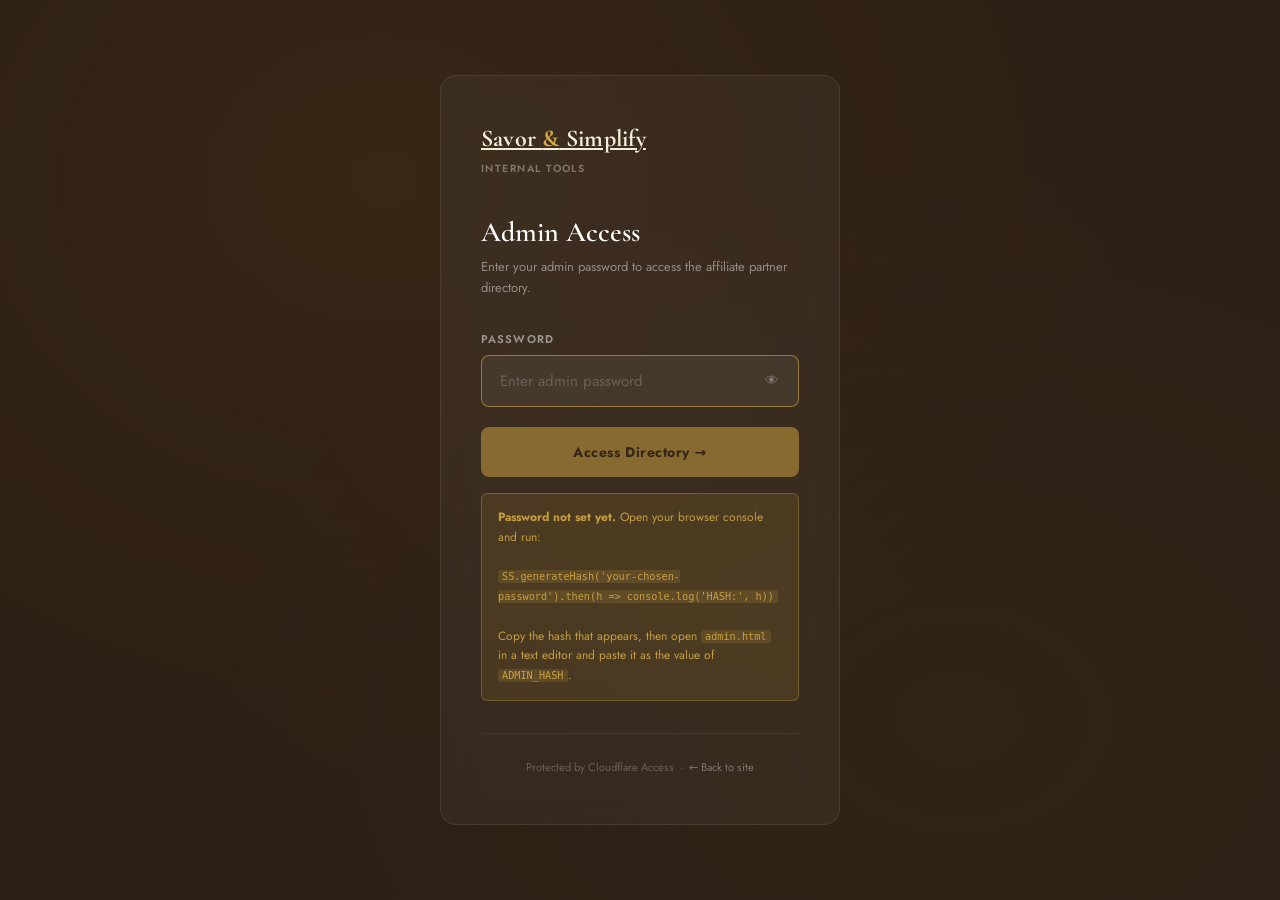
<file: link-tracker.html>
<!DOCTYPE html>
<html lang="en">
<head>
  <meta charset="UTF-8">
  <meta name="viewport" content="width=device-width, initial-scale=1.0">
  <title>Affiliate Partner Directory — Savor & Simplify</title>
  <link rel="preconnect" href="https://fonts.googleapis.com">
  <link rel="preconnect" href="https://fonts.gstatic.com" crossorigin>
  <link rel="stylesheet" href="https://fonts.googleapis.com/css2?family=Cormorant+Garamond:ital,wght@0,400;0,600;0,700;1,400&family=Jost:wght@300;400;500;600&display=swap">
  <link rel="stylesheet" href="css/style.css">
  <style>
    .fade-in { opacity: 0; transform: translateY(16px); transition: opacity .55s ease, transform .55s ease; }
    .fade-in.visible { opacity: 1; transform: none; }

    .tracker-hero {
      background: var(--espresso);
      padding: 4rem 0 3rem;
      color: white;
      border-bottom: 1px solid rgba(255,255,255,.08);
    }
    .tracker-hero .eyebrow { color: var(--gold); }
    .tracker-hero h1 { color: white; font-size: clamp(2rem,4vw,3rem); margin-bottom: .75rem; }
    .tracker-hero p { color: rgba(255,255,255,.65); max-width: 60ch; font-size: 1rem; line-height: 1.75; }

    .tracker-stats {
      display: flex;
      gap: 2.5rem;
      margin-top: 2rem;
      flex-wrap: wrap;
    }
    .stat-chip {
      display: flex;
      flex-direction: column;
      gap: .25rem;
    }
    .stat-chip__num {
      font-family: var(--font-display);
      font-size: 2rem;
      font-weight: 700;
      color: white;
      line-height: 1;
    }
    .stat-chip__label {
      font-size: .7rem;
      font-weight: 500;
      letter-spacing: .1em;
      text-transform: uppercase;
      color: rgba(255,255,255,.45);
    }

    /* === FILTER BAR === */
    .filter-bar {
      background: var(--cream);
      border-bottom: 1px solid var(--sand);
      padding: 1.25rem 0;
      position: sticky;
      top: 0;
      z-index: 100;
    }
    .filter-bar .container {
      display: flex;
      align-items: center;
      gap: 1rem;
      flex-wrap: wrap;
    }
    .filter-label {
      font-size: .7rem;
      font-weight: 600;
      letter-spacing: .1em;
      text-transform: uppercase;
      color: var(--warm-gray);
      white-space: nowrap;
    }
    .filter-pills {
      display: flex;
      gap: .5rem;
      flex-wrap: wrap;
    }
    .filter-pill {
      padding: .375rem 1rem;
      border-radius: 20px;
      border: 1.5px solid var(--sand);
      background: white;
      font-size: .75rem;
      font-weight: 500;
      font-family: var(--font-body);
      color: var(--espresso);
      cursor: pointer;
      transition: all .2s;
    }
    .filter-pill:hover { border-color: var(--olive); color: var(--olive); }
    .filter-pill.active { background: var(--olive); border-color: var(--olive); color: white; }

    .search-input {
      margin-left: auto;
      padding: .375rem 1rem;
      border: 1.5px solid var(--sand);
      border-radius: 6px;
      font-size: .8125rem;
      font-family: var(--font-body);
      color: var(--espresso);
      background: white;
      width: 200px;
      transition: border-color .2s;
    }
    .search-input:focus { outline: none; border-color: var(--olive); }

    /* === MAIN TABLE AREA === */
    .tracker-section {
      padding: 3rem 0 6rem;
      background: var(--linen);
    }

    .category-group { margin-bottom: 3.5rem; }
    .category-group__title {
      font-size: .7rem;
      font-weight: 600;
      letter-spacing: .14em;
      text-transform: uppercase;
      color: var(--warm-gray);
      border-bottom: 1px solid var(--sand);
      padding-bottom: .75rem;
      margin-bottom: 1.5rem;
    }

    .brand-table {
      width: 100%;
      border-collapse: collapse;
      background: white;
      border-radius: var(--radius-md);
      overflow: hidden;
      box-shadow: 0 1px 3px rgba(0,0,0,.06);
      font-size: .8125rem;
    }
    .brand-table th {
      background: #f6f2ed;
      text-align: left;
      padding: .875rem 1rem;
      font-size: .65rem;
      font-weight: 600;
      letter-spacing: .1em;
      text-transform: uppercase;
      color: var(--warm-gray);
      border-bottom: 1px solid var(--sand);
    }
    .brand-table td {
      padding: 1rem 1rem;
      border-bottom: 1px solid #f0ece6;
      vertical-align: top;
      line-height: 1.5;
    }
    .brand-table tr:last-child td { border-bottom: none; }
    .brand-table tr { transition: background .15s; }
    .brand-table tr.partner-row:hover { background: #fdf9f5; }
    .brand-table tr.partner-row[data-hidden="true"] { display: none; }

    .brand-name {
      font-weight: 600;
      color: var(--espresso);
      display: block;
      margin-bottom: .2rem;
    }
    .brand-url {
      font-size: .7rem;
      color: var(--warm-gray);
      text-decoration: none;
    }
    .brand-url:hover { color: var(--olive); text-decoration: underline; }

    /* Status badges */
    .badge {
      display: inline-flex;
      align-items: center;
      gap: .3rem;
      padding: .25rem .65rem;
      border-radius: 12px;
      font-size: .65rem;
      font-weight: 600;
      letter-spacing: .06em;
      text-transform: uppercase;
      white-space: nowrap;
    }
    .badge--affiliate  { background: #e8f5e9; color: #2e7d32; }
    .badge--wholesale  { background: #e3f2fd; color: #1565c0; }
    .badge--referral   { background: #fff8e1; color: #e65100; }
    .badge--network    { background: #f3e5f5; color: #6a1b9a; }
    .badge--none       { background: #fafafa; color: #9e9e9e; border: 1px solid #e0e0e0; }
    .badge--verify     { background: #fff3e0; color: #bf360c; }

    /* My status badges */
    .my-status {
      display: inline-flex;
      align-items: center;
      gap: .3rem;
      padding: .25rem .65rem;
      border-radius: 12px;
      font-size: .65rem;
      font-weight: 600;
      letter-spacing: .06em;
      text-transform: uppercase;
    }
    .my-status--active   { background: #c8e6c9; color: #1b5e20; }
    .my-status--pending  { background: #fff9c4; color: #827717; }
    .my-status--na       { background: #f5f5f5; color: #bdbdbd; }
    .my-status--priority { background: #fce4ec; color: #880e4f; }

    /* Commission pill */
    .comm-pill {
      font-size: .75rem;
      font-weight: 600;
      color: var(--olive);
    }
    .comm-pill--na { color: var(--warm-gray); }

    /* Link cell */
    .link-cell {
      font-family: monospace;
      font-size: .7rem;
      color: var(--warm-gray);
      max-width: 220px;
      overflow: hidden;
      text-overflow: ellipsis;
      white-space: nowrap;
    }
    .link-cell a { color: var(--olive); }
    .link-placeholder {
      font-size: .7rem;
      color: #ccc;
      font-style: italic;
    }

    .notes-cell { font-size: .75rem; color: var(--warm-gray); max-width: 240px; line-height: 1.55; }

    /* Action button */
    .apply-btn {
      display: inline-block;
      padding: .3rem .8rem;
      border: 1.5px solid var(--olive);
      border-radius: 20px;
      font-size: .65rem;
      font-weight: 600;
      letter-spacing: .06em;
      text-transform: uppercase;
      color: var(--olive);
      text-decoration: none;
      transition: background .2s, color .2s;
      white-space: nowrap;
    }
    .apply-btn:hover { background: var(--olive); color: white; }
    .apply-btn--disabled { border-color: #ddd; color: #bbb; pointer-events: none; }

    @media (max-width: 900px) {
      .brand-table { font-size: .75rem; }
      .brand-table th, .brand-table td { padding: .75rem .625rem; }
      .col-link, .col-notes { display: none; }
    }
    @media (max-width: 600px) {
      .col-platform, .col-cookie { display: none; }
    }

    /* Priority callout */
    .priority-banner {
      background: linear-gradient(135deg, #2d1f0a, #4a3010);
      border: 1px solid rgba(212,168,67,.3);
      border-radius: var(--radius-md);
      padding: 1.5rem 2rem;
      margin-bottom: 2.5rem;
      display: flex;
      align-items: flex-start;
      gap: 1rem;
    }
    .priority-banner__icon { font-size: 1.5rem; flex-shrink: 0; }
    .priority-banner__title { font-weight: 600; color: var(--gold); margin-bottom: .35rem; font-size: .875rem; }
    .priority-banner__body { font-size: .8125rem; color: rgba(255,255,255,.7); line-height: 1.65; }
    .priority-banner__body strong { color: rgba(255,255,255,.9); }
  </style>
</head>
<body>

<!-- Announcement Bar -->
<div class="announcement">
  🎃 Halloween Collection Now Live
</div>

<!-- Navigation -->
<nav class="nav">
  <div class="nav__inner">
    <a href="index.html" class="nav__logo">Savor <span>&</span> Simplify</a>
    <ul class="nav__links">
      <li><a href="index.html">Home</a></li>
      <li><a href="collections.html">Collections</a></li>
      <li><a href="shop.html">Shop</a></li>
      <li><a href="about.html">About</a></li>
      <li><a href="contact.html">Contact</a></li>
    </ul>
    <div class="nav__actions">
      <button class="nav__hamburger" aria-label="Open menu">
        <span></span><span></span><span></span>
      </button>
    </div>
  </div>
</nav>

<!-- Mobile Nav -->
<div class="mobile-nav">
  <button class="mobile-nav__close" aria-label="Close menu">✕</button>
  <ul>
    <li><a href="index.html">Home</a></li>
    <li><a href="collections.html">Collections</a></li>
    <li><a href="shop.html">Shop</a></li>
    <li><a href="about.html">About</a></li>
    <li><a href="contact.html">Contact</a></li>
  </ul>
  <a href="halloween.html" class="btn btn--primary">Shop Halloween</a>
</div>

<!-- Hero -->
<section class="tracker-hero">
  <div class="container">
    <div class="eyebrow">Internal Reference · Last Updated Sept 2026</div>
    <h1>Affiliate Partner Directory</h1>
    <p>Every brand and retailer relevant to Savor & Simplify — with program type, commission rates, application status, and your affiliate links in one place.</p>
    <div class="tracker-stats">
      <div class="stat-chip">
        <span class="stat-chip__num" id="stat-total">32</span>
        <span class="stat-chip__label">Total Partners</span>
      </div>
      <div class="stat-chip">
        <span class="stat-chip__num" id="stat-affiliate">22</span>
        <span class="stat-chip__label">Have Affiliate Programs</span>
      </div>
      <div class="stat-chip">
        <span class="stat-chip__num" id="stat-priority">5</span>
        <span class="stat-chip__label">Apply Immediately</span>
      </div>
      <div class="stat-chip">
        <span class="stat-chip__num" id="stat-wholesale">4</span>
        <span class="stat-chip__label">Wholesale / Trade Only</span>
      </div>
    </div>
  </div>
</section>

<!-- Filter Bar -->
<div class="filter-bar">
  <div class="container">
    <span class="filter-label">Filter:</span>
    <div class="filter-pills">
      <button class="filter-pill active" data-filter="all">All (32)</button>
      <button class="filter-pill" data-filter="affiliate">Has Affiliate</button>
      <button class="filter-pill" data-filter="wholesale">Wholesale / Trade</button>
      <button class="filter-pill" data-filter="referral">Referral Only</button>
      <button class="filter-pill" data-filter="none">No Program</button>
      <button class="filter-pill" data-filter="priority">Apply Now 🔥</button>
    </div>
    <input type="text" class="search-input" id="brandSearch" placeholder="Search brands…">
  </div>
</div>

<!-- Main Content -->
<section class="tracker-section">
  <div class="container">

    <!-- Priority Callout -->
    <div class="priority-banner fade-in">
      <div class="priority-banner__icon">🔥</div>
      <div>
        <div class="priority-banner__title">Apply to These First — Highest Revenue Potential</div>
        <div class="priority-banner__body">
          <strong>1. Amazon Associates</strong> — Every product link on the site should run through here. <strong>2. LTK</strong> — One app, 5,000+ brands, higher commissions than most direct programs. <strong>3. Williams Sonoma / Pottery Barn / West Elm</strong> — All on CJ Affiliate, one application covers the group. <strong>4. Target</strong> — Broad seasonal reach. <strong>5. Etsy</strong> — Handmade tableware has high margin and high reader intent.
        </div>
      </div>
    </div>

    <!-- ===== NETWORKS & PLATFORMS ===== -->
    <div class="category-group fade-in" data-category-group="networks">
      <div class="category-group__title">Affiliate Networks & Platforms — Apply Once, Access Hundreds of Brands</div>
      <div style="overflow-x:auto;">
      <table class="brand-table">
        <thead>
          <tr>
            <th style="width:180px">Brand / Platform</th>
            <th>Program Type</th>
            <th class="col-platform">Network</th>
            <th>Commission</th>
            <th class="col-cookie">Cookie</th>
            <th>My Status</th>
            <th class="col-link">My Link</th>
            <th class="col-notes">Notes</th>
            <th>Action</th>
          </tr>
        </thead>
        <tbody>
          <tr class="partner-row" data-type="affiliate" data-priority="true">
            <td><span class="brand-name">Amazon Associates</span><a href="https://affiliate-program.amazon.com" target="_blank" class="brand-url">affiliate-program.amazon.com</a></td>
            <td><span class="badge badge--affiliate">✓ Affiliate</span></td>
            <td class="col-platform">Amazon Direct</td>
            <td><span class="comm-pill">1–10%</span></td>
            <td class="col-cookie">24 hr add-to-cart</td>
            <td><span class="my-status my-status--priority">Apply Now</span></td>
            <td class="col-link"><span class="link-placeholder">— not yet applied —</span></td>
            <td class="col-notes">Home & Kitchen: 4%. Pantry: 1%. Books: 4.5%. Essential foundation for every product link on the site.</td>
            <td><a href="https://affiliate-program.amazon.com" target="_blank" class="apply-btn">Apply →</a></td>
          </tr>
          <tr class="partner-row" data-type="affiliate" data-priority="true">
            <td><span class="brand-name">LTK (LikeToKnow.it)</span><a href="https://company.shopltk.com/en/creator" target="_blank" class="brand-url">company.shopltk.com</a></td>
            <td><span class="badge badge--network">★ Network</span></td>
            <td class="col-platform">LTK Platform</td>
            <td><span class="comm-pill">5–20%</span></td>
            <td class="col-cookie">30 days</td>
            <td><span class="my-status my-status--priority">Apply Now</span></td>
            <td class="col-link"><span class="link-placeholder">— not yet applied —</span></td>
            <td class="col-notes">5,000+ brands in one app. Invitation-based — apply with Instagram/blog. Higher commissions than direct programs. Room for Tuesday uses this heavily.</td>
            <td><a href="https://company.shopltk.com/en/creator" target="_blank" class="apply-btn">Apply →</a></td>
          </tr>
          <tr class="partner-row" data-type="affiliate">
            <td><span class="brand-name">ShareASale</span><a href="https://www.shareasale.com/info/affiliate.cfm" target="_blank" class="brand-url">shareasale.com</a></td>
            <td><span class="badge badge--network">★ Network</span></td>
            <td class="col-platform">ShareASale</td>
            <td><span class="comm-pill">Varies</span></td>
            <td class="col-cookie">Varies</td>
            <td><span class="my-status my-status--pending">Pending</span></td>
            <td class="col-link"><span class="link-placeholder">— not yet applied —</span></td>
            <td class="col-notes">Access to Stonewall Kitchen, Rifle Paper Co., Magnolia, and 4,000+ others. One application unlocks all merchants.</td>
            <td><a href="https://www.shareasale.com/info/affiliate.cfm" target="_blank" class="apply-btn">Apply →</a></td>
          </tr>
          <tr class="partner-row" data-type="affiliate">
            <td><span class="brand-name">CJ Affiliate</span><a href="https://www.cj.com/publisher" target="_blank" class="brand-url">cj.com</a></td>
            <td><span class="badge badge--network">★ Network</span></td>
            <td class="col-platform">CJ Affiliate</td>
            <td><span class="comm-pill">Varies</span></td>
            <td class="col-cookie">Varies</td>
            <td><span class="my-status my-status--priority">Apply Now</span></td>
            <td class="col-link"><span class="link-placeholder">— not yet applied —</span></td>
            <td class="col-notes">Covers Williams Sonoma, Pottery Barn, West Elm, Wayfair, Food52. One application covers entire Williams Sonoma group.</td>
            <td><a href="https://www.cj.com/publisher" target="_blank" class="apply-btn">Apply →</a></td>
          </tr>
          <tr class="partner-row" data-type="affiliate">
            <td><span class="brand-name">Awin</span><a href="https://www.awin.com/us/publishers" target="_blank" class="brand-url">awin.com</a></td>
            <td><span class="badge badge--network">★ Network</span></td>
            <td class="col-platform">Awin</td>
            <td><span class="comm-pill">Varies</span></td>
            <td class="col-cookie">30–90 days</td>
            <td><span class="my-status my-status--pending">Pending</span></td>
            <td class="col-link"><span class="link-placeholder">— not yet applied —</span></td>
            <td class="col-notes">Covers Etsy, Anthropologie, Terrain, and many European lifestyle brands. $5 deposit to join, refunded on first payment.</td>
            <td><a href="https://www.awin.com/us/publishers" target="_blank" class="apply-btn">Apply →</a></td>
          </tr>
          <tr class="partner-row" data-type="affiliate">
            <td><span class="brand-name">Impact Radius</span><a href="https://impact.com/publishers" target="_blank" class="brand-url">impact.com</a></td>
            <td><span class="badge badge--network">★ Network</span></td>
            <td class="col-platform">Impact</td>
            <td><span class="comm-pill">Varies</span></td>
            <td class="col-cookie">Varies</td>
            <td><span class="my-status my-status--pending">Pending</span></td>
            <td class="col-link"><span class="link-placeholder">— not yet applied —</span></td>
            <td class="col-notes">Covers Target, Sur La Table, and many DTC brands. Strong for kitchen and seasonal categories.</td>
            <td><a href="https://impact.com/publishers" target="_blank" class="apply-btn">Apply →</a></td>
          </tr>
        </tbody>
      </table>
      </div>
    </div>

    <!-- ===== TABLETOP & PAPER GOODS ===== -->
    <div class="category-group fade-in" data-category-group="tabletop">
      <div class="category-group__title">Tabletop, Paper Goods & Entertaining</div>
      <div style="overflow-x:auto;">
      <table class="brand-table">
        <thead>
          <tr>
            <th style="width:180px">Brand</th>
            <th>Program Type</th>
            <th class="col-platform">Network / Platform</th>
            <th>Commission</th>
            <th class="col-cookie">Cookie</th>
            <th>My Status</th>
            <th class="col-link">My Link</th>
            <th class="col-notes">Notes</th>
            <th>Action</th>
          </tr>
        </thead>
        <tbody>
          <tr class="partner-row" data-type="wholesale">
            <td><span class="brand-name">Caspari</span><a href="https://casparionline.com/trade" target="_blank" class="brand-url">casparionline.com/trade</a></td>
            <td><span class="badge badge--wholesale">⊕ Wholesale / Trade</span></td>
            <td class="col-platform">Direct / Trade</td>
            <td><span class="comm-pill comm-pill--na">Trade pricing</span></td>
            <td class="col-cookie">N/A</td>
            <td><span class="my-status my-status--pending">Verify</span></td>
            <td class="col-link"><span class="link-placeholder">— contact for trade acct —</span></td>
            <td class="col-notes">Premium paper napkins, plates, and entertaining goods. No public affiliate program — sells primarily through retail stores and trade accounts. Contact them directly for wholesale/designer pricing. Very high reader desire for this brand.</td>
            <td><a href="https://casparionline.com/trade" target="_blank" class="apply-btn">Contact →</a></td>
          </tr>
          <tr class="partner-row" data-type="affiliate" data-priority="true">
            <td><span class="brand-name">Williams Sonoma</span><a href="https://www.cj.com" target="_blank" class="brand-url">via CJ Affiliate</a></td>
            <td><span class="badge badge--affiliate">✓ Affiliate</span></td>
            <td class="col-platform">CJ Affiliate</td>
            <td><span class="comm-pill">~3–4%</span></td>
            <td class="col-cookie">30 days</td>
            <td><span class="my-status my-status--priority">Apply Now</span></td>
            <td class="col-link"><span class="link-placeholder">— apply via CJ first —</span></td>
            <td class="col-notes">Highest-trust kitchen/entertaining brand. Same CJ account covers Pottery Barn and West Elm. Join CJ once, apply to all three individually.</td>
            <td><a href="https://www.cj.com/publisher" target="_blank" class="apply-btn">Via CJ →</a></td>
          </tr>
          <tr class="partner-row" data-type="affiliate">
            <td><span class="brand-name">Pottery Barn</span><a href="https://www.cj.com" target="_blank" class="brand-url">via CJ Affiliate</a></td>
            <td><span class="badge badge--affiliate">✓ Affiliate</span></td>
            <td class="col-platform">CJ Affiliate</td>
            <td><span class="comm-pill">~3–4%</span></td>
            <td class="col-cookie">30 days</td>
            <td><span class="my-status my-status--pending">Pending CJ</span></td>
            <td class="col-link"><span class="link-placeholder">— pending CJ application —</span></td>
            <td class="col-notes">Part of Williams Sonoma group. Best for holiday tableware, seasonal decor, table linens. Strong aspirational content.</td>
            <td><a href="https://www.cj.com/publisher" target="_blank" class="apply-btn">Via CJ →</a></td>
          </tr>
          <tr class="partner-row" data-type="affiliate">
            <td><span class="brand-name">West Elm</span><a href="https://www.cj.com" target="_blank" class="brand-url">via CJ Affiliate</a></td>
            <td><span class="badge badge--affiliate">✓ Affiliate</span></td>
            <td class="col-platform">CJ Affiliate</td>
            <td><span class="comm-pill">~3–4%</span></td>
            <td class="col-cookie">30 days</td>
            <td><span class="my-status my-status--pending">Pending CJ</span></td>
            <td class="col-link"><span class="link-placeholder">— pending CJ application —</span></td>
            <td class="col-notes">Modern home + entertaining. Great for "elevated everyday" pieces. Same CJ account as Williams Sonoma.</td>
            <td><a href="https://www.cj.com/publisher" target="_blank" class="apply-btn">Via CJ →</a></td>
          </tr>
          <tr class="partner-row" data-type="affiliate">
            <td><span class="brand-name">Crate & Barrel / CB2</span><a href="https://www.rakutenadvertising.com/publishers" target="_blank" class="brand-url">via Rakuten</a></td>
            <td><span class="badge badge--affiliate">✓ Affiliate</span></td>
            <td class="col-platform">Rakuten</td>
            <td><span class="comm-pill">~3%</span></td>
            <td class="col-cookie">7 days</td>
            <td><span class="my-status my-status--pending">Pending</span></td>
            <td class="col-link"><span class="link-placeholder">— pending Rakuten application —</span></td>
            <td class="col-notes">Modern entertaining classics. CB2 skews younger/more editorial. Good for Thanksgiving and Christmas tableware.</td>
            <td><a href="https://www.rakutenadvertising.com/publishers" target="_blank" class="apply-btn">Via Rakuten →</a></td>
          </tr>
          <tr class="partner-row" data-type="affiliate">
            <td><span class="brand-name">Anthropologie</span><a href="https://www.awin.com" target="_blank" class="brand-url">via Awin</a></td>
            <td><span class="badge badge--affiliate">✓ Affiliate</span></td>
            <td class="col-platform">Awin</td>
            <td><span class="comm-pill">~4–8%</span></td>
            <td class="col-cookie">30 days</td>
            <td><span class="my-status my-status--pending">Pending Awin</span></td>
            <td class="col-link"><span class="link-placeholder">— pending Awin application —</span></td>
            <td class="col-notes">Strongest brand for Savor & Simplify aesthetic. Eclectic, seasonal, editorial. Also available via LTK. Readers will love their glassware and napkins.</td>
            <td><a href="https://www.awin.com/us/publishers" target="_blank" class="apply-btn">Via Awin →</a></td>
          </tr>
          <tr class="partner-row" data-type="affiliate">
            <td><span class="brand-name">Rifle Paper Co.</span><a href="https://www.shareasale.com" target="_blank" class="brand-url">via ShareASale</a></td>
            <td><span class="badge badge--affiliate">✓ Affiliate</span></td>
            <td class="col-platform">ShareASale</td>
            <td><span class="comm-pill">~10%</span></td>
            <td class="col-cookie">30 days</td>
            <td><span class="my-status my-status--pending">Pending ShareASale</span></td>
            <td class="col-link"><span class="link-placeholder">— pending ShareASale —</span></td>
            <td class="col-notes">Floral/botanical paper goods — gift wrap, cards, napkins. Excellent for Mother's Day, Easter, and gifting guides. High commission at 10%.</td>
            <td><a href="https://www.shareasale.com/info/affiliate.cfm" target="_blank" class="apply-btn">Via ShareASale →</a></td>
          </tr>
          <tr class="partner-row" data-type="wholesale">
            <td><span class="brand-name">Juliska</span><a href="https://www.juliska.com/pages/trade-program" target="_blank" class="brand-url">juliska.com/trade-program</a></td>
            <td><span class="badge badge--wholesale">⊕ Wholesale / Trade</span></td>
            <td class="col-platform">Direct / Trade</td>
            <td><span class="comm-pill comm-pill--na">Trade pricing</span></td>
            <td class="col-cookie">N/A</td>
            <td><span class="my-status my-status--na">No Program</span></td>
            <td class="col-link"><span class="link-placeholder">— wholesale only —</span></td>
            <td class="col-notes">Premium handcrafted dinnerware and glassware. No public affiliate. Trade program requires business credentials. Feature in editorial content; link to retailer (Williams Sonoma, Nordstrom) that carries it instead.</td>
            <td><span class="apply-btn apply-btn--disabled">Trade Only</span></td>
          </tr>
          <tr class="partner-row" data-type="affiliate">
            <td><span class="brand-name">Etsy</span><a href="https://www.awin.com" target="_blank" class="brand-url">via Awin</a></td>
            <td><span class="badge badge--affiliate">✓ Affiliate</span></td>
            <td class="col-platform">Awin</td>
            <td><span class="comm-pill">4%</span></td>
            <td class="col-cookie">30 days</td>
            <td><span class="my-status my-status--priority">Apply Now</span></td>
            <td class="col-link"><span class="link-placeholder">— pending Awin application —</span></td>
            <td class="col-notes">Handmade ceramic tableware, custom linen napkins, one-of-a-kind decor. Perfect for "you won't find this anywhere else" picks. High reader intent.</td>
            <td><a href="https://www.awin.com/us/publishers" target="_blank" class="apply-btn">Via Awin →</a></td>
          </tr>
        </tbody>
      </table>
      </div>
    </div>

    <!-- ===== VINTAGE & MARKETPLACE ===== -->
    <div class="category-group fade-in" data-category-group="vintage">
      <div class="category-group__title">Vintage, Estate & Marketplace</div>
      <div style="overflow-x:auto;">
      <table class="brand-table">
        <thead>
          <tr>
            <th style="width:180px">Brand</th>
            <th>Program Type</th>
            <th class="col-platform">Network / Platform</th>
            <th>Commission</th>
            <th class="col-cookie">Cookie</th>
            <th>My Status</th>
            <th class="col-link">My Link</th>
            <th class="col-notes">Notes</th>
            <th>Action</th>
          </tr>
        </thead>
        <tbody>
          <tr class="partner-row" data-type="referral">
            <td><span class="brand-name">EBTH — Everything But the House</span><a href="https://www.ebth.com/referrals" target="_blank" class="brand-url">ebth.com/referrals</a></td>
            <td><span class="badge badge--referral">↗ Referral Program</span></td>
            <td class="col-platform">Direct (EBTH)</td>
            <td><span class="comm-pill">Verify current rate</span></td>
            <td class="col-cookie">Verify</td>
            <td><span class="my-status my-status--pending">Verify</span></td>
            <td class="col-link"><span class="link-placeholder">— check current program —</span></td>
            <td class="col-notes">Online estate sale marketplace — one-of-a-kind vintage pieces, glassware, serving pieces. Previously offered buyer referral credits. Check current program terms at their site. Great source to find and feature unique pieces readers can bid on.</td>
            <td><a href="https://www.ebth.com" target="_blank" class="apply-btn">Check →</a></td>
          </tr>
          <tr class="partner-row" data-type="affiliate">
            <td><span class="brand-name">1stDibs</span><a href="https://www.1stdibs.com/affiliates" target="_blank" class="brand-url">1stdibs.com/affiliates</a></td>
            <td><span class="badge badge--affiliate">✓ Affiliate</span></td>
            <td class="col-platform">Direct</td>
            <td><span class="comm-pill">~3–5%</span></td>
            <td class="col-cookie">30 days</td>
            <td><span class="my-status my-status--pending">Pending</span></td>
            <td class="col-link"><span class="link-placeholder">— not yet applied —</span></td>
            <td class="col-notes">Luxury vintage and antique marketplace. High average order values ($500+). Perfect for "Splurge" tier picks — vintage silver, antique serving pieces, estate glassware.</td>
            <td><a href="https://www.1stdibs.com/affiliates" target="_blank" class="apply-btn">Apply →</a></td>
          </tr>
          <tr class="partner-row" data-type="referral">
            <td><span class="brand-name">Chairish</span><a href="https://www.chairish.com/referral" target="_blank" class="brand-url">chairish.com/referral</a></td>
            <td><span class="badge badge--referral">↗ Referral Program</span></td>
            <td class="col-platform">Direct</td>
            <td><span class="comm-pill">Verify current rate</span></td>
            <td class="col-cookie">Varies</td>
            <td><span class="my-status my-status--pending">Verify</span></td>
            <td class="col-link"><span class="link-placeholder">— check current program —</span></td>
            <td class="col-notes">Designer vintage furniture and decor. Great for "the piece that makes the whole room" picks. Check their current referral/affiliate terms.</td>
            <td><a href="https://www.chairish.com" target="_blank" class="apply-btn">Check →</a></td>
          </tr>
        </tbody>
      </table>
      </div>
    </div>

    <!-- ===== KITCHEN & COOKING ===== -->
    <div class="category-group fade-in" data-category-group="kitchen">
      <div class="category-group__title">Kitchen, Cookware & Specialty Food</div>
      <div style="overflow-x:auto;">
      <table class="brand-table">
        <thead>
          <tr>
            <th style="width:180px">Brand</th>
            <th>Program Type</th>
            <th class="col-platform">Network / Platform</th>
            <th>Commission</th>
            <th class="col-cookie">Cookie</th>
            <th>My Status</th>
            <th class="col-link">My Link</th>
            <th class="col-notes">Notes</th>
            <th>Action</th>
          </tr>
        </thead>
        <tbody>
          <tr class="partner-row" data-type="affiliate">
            <td><span class="brand-name">Sur La Table</span><a href="https://impact.com" target="_blank" class="brand-url">via Impact Radius</a></td>
            <td><span class="badge badge--affiliate">✓ Affiliate</span></td>
            <td class="col-platform">Impact Radius</td>
            <td><span class="comm-pill">~5–8%</span></td>
            <td class="col-cookie">30 days</td>
            <td><span class="my-status my-status--pending">Pending Impact</span></td>
            <td class="col-link"><span class="link-placeholder">— pending Impact application —</span></td>
            <td class="col-notes">Premium kitchen tools, bakeware, and entertaining essentials. Higher commission than Williams Sonoma. Great for "the knife worth owning" and "the pan you'll use forever" content.</td>
            <td><a href="https://impact.com/publishers" target="_blank" class="apply-btn">Via Impact →</a></td>
          </tr>
          <tr class="partner-row" data-type="affiliate">
            <td><span class="brand-name">Food52 Shop</span><a href="https://food52.com/affiliates" target="_blank" class="brand-url">food52.com/affiliates</a></td>
            <td><span class="badge badge--affiliate">✓ Affiliate</span></td>
            <td class="col-platform">CJ Affiliate</td>
            <td><span class="comm-pill">~5%</span></td>
            <td class="col-cookie">30 days</td>
            <td><span class="my-status my-status--pending">Pending CJ</span></td>
            <td class="col-link"><span class="link-placeholder">— pending CJ application —</span></td>
            <td class="col-notes">Editorial kitchen shop with strong curation credibility. Great for storytelling-style product recommendations. Carries many small-batch and independent brands.</td>
            <td><a href="https://www.cj.com/publisher" target="_blank" class="apply-btn">Via CJ →</a></td>
          </tr>
          <tr class="partner-row" data-type="affiliate">
            <td><span class="brand-name">Goldbelly</span><a href="https://www.goldbelly.com/affiliates" target="_blank" class="brand-url">goldbelly.com/affiliates</a></td>
            <td><span class="badge badge--affiliate">✓ Affiliate</span></td>
            <td class="col-platform">ShareASale / Direct</td>
            <td><span class="comm-pill">~5–10%</span></td>
            <td class="col-cookie">30 days</td>
            <td><span class="my-status my-status--pending">Pending</span></td>
            <td class="col-link"><span class="link-placeholder">— not yet applied —</span></td>
            <td class="col-notes">Gourmet food delivery from iconic restaurants and artisans nationwide. Perfect for food gift guides, holiday entertaining, and special occasion content. High AOV.</td>
            <td><a href="https://www.goldbelly.com" target="_blank" class="apply-btn">Check →</a></td>
          </tr>
          <tr class="partner-row" data-type="affiliate">
            <td><span class="brand-name">Stonewall Kitchen</span><a href="https://www.shareasale.com" target="_blank" class="brand-url">via ShareASale</a></td>
            <td><span class="badge badge--affiliate">✓ Affiliate</span></td>
            <td class="col-platform">ShareASale</td>
            <td><span class="comm-pill">~5–8%</span></td>
            <td class="col-cookie">30 days</td>
            <td><span class="my-status my-status--pending">Pending ShareASale</span></td>
            <td class="col-link"><span class="link-placeholder">— pending ShareASale —</span></td>
            <td class="col-notes">Specialty jams, condiments, sauces, and pantry items. Perfect for "the hostess gift" guides and pantry essentials content. Seasonal gift sets are top sellers.</td>
            <td><a href="https://www.shareasale.com/info/affiliate.cfm" target="_blank" class="apply-btn">Via ShareASale →</a></td>
          </tr>
          <tr class="partner-row" data-type="affiliate">
            <td><span class="brand-name">Great Jones Cookware</span><a href="https://greatjonesgoods.com/pages/affiliate" target="_blank" class="brand-url">greatjonesgoods.com</a></td>
            <td><span class="badge badge--affiliate">✓ Affiliate</span></td>
            <td class="col-platform">Refersion / Direct</td>
            <td><span class="comm-pill">~10%</span></td>
            <td class="col-cookie">30 days</td>
            <td><span class="my-status my-status--pending">Pending</span></td>
            <td class="col-link"><span class="link-placeholder">— not yet applied —</span></td>
            <td class="col-notes">Colorful cast iron and enameled cookware. Very photogenic for content. High commission at ~10%. Great for "kitchen upgrade" gift guides.</td>
            <td><a href="https://greatjonesgoods.com/pages/affiliate" target="_blank" class="apply-btn">Apply →</a></td>
          </tr>
        </tbody>
      </table>
      </div>
    </div>

    <!-- ===== GENERAL RETAIL ===== -->
    <div class="category-group fade-in" data-category-group="retail">
      <div class="category-group__title">General Retail & Mass Market</div>
      <div style="overflow-x:auto;">
      <table class="brand-table">
        <thead>
          <tr>
            <th style="width:180px">Brand</th>
            <th>Program Type</th>
            <th class="col-platform">Network / Platform</th>
            <th>Commission</th>
            <th class="col-cookie">Cookie</th>
            <th>My Status</th>
            <th class="col-link">My Link</th>
            <th class="col-notes">Notes</th>
            <th>Action</th>
          </tr>
        </thead>
        <tbody>
          <tr class="partner-row" data-type="affiliate" data-priority="true">
            <td><span class="brand-name">Target</span><a href="https://impact.com" target="_blank" class="brand-url">via Impact Radius</a></td>
            <td><span class="badge badge--affiliate">✓ Affiliate</span></td>
            <td class="col-platform">Impact Radius</td>
            <td><span class="comm-pill">1–8%</span></td>
            <td class="col-cookie">7 days</td>
            <td><span class="my-status my-status--priority">Apply Now</span></td>
            <td class="col-link"><span class="link-placeholder">— pending Impact application —</span></td>
            <td class="col-notes">Widest seasonal reach — halloween decor, Thanksgiving tableware, holiday items. Short cookie (7 days) means time-sensitive content is key. Home & Kitchen category pays ~5%.</td>
            <td><a href="https://impact.com/publishers" target="_blank" class="apply-btn">Via Impact →</a></td>
          </tr>
          <tr class="partner-row" data-type="affiliate">
            <td><span class="brand-name">Wayfair</span><a href="https://www.cj.com" target="_blank" class="brand-url">via CJ Affiliate</a></td>
            <td><span class="badge badge--affiliate">✓ Affiliate</span></td>
            <td class="col-platform">CJ Affiliate</td>
            <td><span class="comm-pill">~7%</span></td>
            <td class="col-cookie">7 days</td>
            <td><span class="my-status my-status--pending">Pending CJ</span></td>
            <td class="col-link"><span class="link-placeholder">— pending CJ application —</span></td>
            <td class="col-notes">Huge seasonal selection. Higher commission than most (~7%). Good for "budget-friendly version" in Good/Better/Best tiers. Short cookie window.</td>
            <td><a href="https://www.cj.com/publisher" target="_blank" class="apply-btn">Via CJ →</a></td>
          </tr>
          <tr class="partner-row" data-type="affiliate">
            <td><span class="brand-name">World Market (Cost Plus)</span><a href="https://www.cj.com" target="_blank" class="brand-url">via CJ Affiliate</a></td>
            <td><span class="badge badge--affiliate">✓ Affiliate</span></td>
            <td class="col-platform">CJ Affiliate</td>
            <td><span class="comm-pill">~5%</span></td>
            <td class="col-cookie">30 days</td>
            <td><span class="my-status my-status--pending">Pending CJ</span></td>
            <td class="col-link"><span class="link-placeholder">— pending CJ application —</span></td>
            <td class="col-notes">Global home goods, eclectic entertaining items, seasonal decor. Great "finds at a price" category. Strong seasonal inventory for Halloween and Christmas.</td>
            <td><a href="https://www.cj.com/publisher" target="_blank" class="apply-btn">Via CJ →</a></td>
          </tr>
          <tr class="partner-row" data-type="none">
            <td><span class="brand-name">HomeGoods / TJ Maxx / Marshalls</span><a href="https://www.tjx.com" target="_blank" class="brand-url">tjx.com</a></td>
            <td><span class="badge badge--none">✗ No Program</span></td>
            <td class="col-platform">N/A</td>
            <td><span class="comm-pill comm-pill--na">N/A</span></td>
            <td class="col-cookie">N/A</td>
            <td><span class="my-status my-status--na">N/A</span></td>
            <td class="col-link"><span class="link-placeholder">— no affiliate program —</span></td>
            <td class="col-notes">Off-price retail (TJX Companies). No affiliate program — inventory changes daily and is not linkable. Mention in content as "check HomeGoods for a version of this" but don't link. Do not chase this.</td>
            <td><span class="apply-btn apply-btn--disabled">Not Available</span></td>
          </tr>
          <tr class="partner-row" data-type="affiliate">
            <td><span class="brand-name">Terrain (Urban Outfitters)</span><a href="https://www.awin.com" target="_blank" class="brand-url">via Awin</a></td>
            <td><span class="badge badge--affiliate">✓ Affiliate</span></td>
            <td class="col-platform">Awin</td>
            <td><span class="comm-pill">~4–8%</span></td>
            <td class="col-cookie">30 days</td>
            <td><span class="my-status my-status--pending">Pending Awin</span></td>
            <td class="col-link"><span class="link-placeholder">— pending Awin application —</span></td>
            <td class="col-notes">Garden-to-table lifestyle brand. Great for spring/summer collections, botanicals, and outdoor entertaining. Part of Urban Outfitters/URBN group — same Awin account covers Anthropologie.</td>
            <td><a href="https://www.awin.com/us/publishers" target="_blank" class="apply-btn">Via Awin →</a></td>
          </tr>
        </tbody>
      </table>
      </div>
    </div>

    <!-- ===== CANDLES & ATMOSPHERE ===== -->
    <div class="category-group fade-in" data-category-group="candles">
      <div class="category-group__title">Candles, Scent & Atmosphere</div>
      <div style="overflow-x:auto;">
      <table class="brand-table">
        <thead>
          <tr>
            <th style="width:180px">Brand</th>
            <th>Program Type</th>
            <th class="col-platform">Network / Platform</th>
            <th>Commission</th>
            <th class="col-cookie">Cookie</th>
            <th>My Status</th>
            <th class="col-link">My Link</th>
            <th class="col-notes">Notes</th>
            <th>Action</th>
          </tr>
        </thead>
        <tbody>
          <tr class="partner-row" data-type="affiliate">
            <td><span class="brand-name">Voluspa</span><a href="https://www.rakutenadvertising.com" target="_blank" class="brand-url">via Rakuten</a></td>
            <td><span class="badge badge--affiliate">✓ Affiliate</span></td>
            <td class="col-platform">Rakuten Advertising</td>
            <td><span class="comm-pill">~5–8%</span></td>
            <td class="col-cookie">30 days</td>
            <td><span class="my-status my-status--pending">Pending Rakuten</span></td>
            <td class="col-link"><span class="link-placeholder">— not yet applied —</span></td>
            <td class="col-notes">Luxury candles with strong seasonal lines (Pumpkin Dulce, Maison Blanc). Aspirational price point. Great for atmosphere sections in every collection. Also available through LTK.</td>
            <td><a href="https://www.rakutenadvertising.com/publishers" target="_blank" class="apply-btn">Via Rakuten →</a></td>
          </tr>
          <tr class="partner-row" data-type="affiliate">
            <td><span class="brand-name">P.F. Candle Co.</span><a href="https://pfcandleco.com/pages/ambassador" target="_blank" class="brand-url">pfcandleco.com/ambassador</a></td>
            <td><span class="badge badge--affiliate">✓ Affiliate</span></td>
            <td class="col-platform">Direct (Refersion)</td>
            <td><span class="comm-pill">~15%</span></td>
            <td class="col-cookie">30 days</td>
            <td><span class="my-status my-status--pending">Apply</span></td>
            <td class="col-link"><span class="link-placeholder">— not yet applied —</span></td>
            <td class="col-notes">Clean soy candles, seasonal scents (Tobacco & Vanilla, Teakwood, Harvest). 15% commission is among the highest. Very photogenic. Beloved by the exact audience Savor & Simplify attracts.</td>
            <td><a href="https://pfcandleco.com/pages/ambassador" target="_blank" class="apply-btn">Apply →</a></td>
          </tr>
          <tr class="partner-row" data-type="affiliate">
            <td><span class="brand-name">Boy Smells</span><a href="https://boysmells.com" target="_blank" class="brand-url">boysmells.com</a></td>
            <td><span class="badge badge--verify">? Verify</span></td>
            <td class="col-platform">Check site</td>
            <td><span class="comm-pill comm-pill--na">Verify</span></td>
            <td class="col-cookie">Verify</td>
            <td><span class="my-status my-status--pending">Verify</span></td>
            <td class="col-link"><span class="link-placeholder">— verify program first —</span></td>
            <td class="col-notes">Trendy, editorial candle brand. Gender-inclusive aesthetic. Check their site for affiliate/ambassador program. Also carried by Nordstrom (which has its own program).</td>
            <td><a href="https://boysmells.com" target="_blank" class="apply-btn">Check →</a></td>
          </tr>
          <tr class="partner-row" data-type="none">
            <td><span class="brand-name">Diptyque</span><a href="https://www.diptyqueparis.com" target="_blank" class="brand-url">diptyqueparis.com</a></td>
            <td><span class="badge badge--none">✗ No Program</span></td>
            <td class="col-platform">N/A</td>
            <td><span class="comm-pill comm-pill--na">N/A</span></td>
            <td class="col-cookie">N/A</td>
            <td><span class="my-status my-status--na">N/A</span></td>
            <td class="col-link"><span class="link-placeholder">— no affiliate program —</span></td>
            <td class="col-notes">Luxury French candles. No affiliate program — prestige brand positioning. Feature in editorial content ("the splurge candle") and link via LTK if accepted, or link to authorized retailer (Nordstrom, Sephora). Don't skip featuring it — it's aspirational content even without commission.</td>
            <td><span class="apply-btn apply-btn--disabled">Via LTK Only</span></td>
          </tr>
        </tbody>
      </table>
      </div>
    </div>

    <!-- ===== HOME DECOR & LIFESTYLE ===== -->
    <div class="category-group fade-in" data-category-group="lifestyle">
      <div class="category-group__title">Home Décor, Lifestyle & Design</div>
      <div style="overflow-x:auto;">
      <table class="brand-table">
        <thead>
          <tr>
            <th style="width:180px">Brand</th>
            <th>Program Type</th>
            <th class="col-platform">Network / Platform</th>
            <th>Commission</th>
            <th class="col-cookie">Cookie</th>
            <th>My Status</th>
            <th class="col-link">My Link</th>
            <th class="col-notes">Notes</th>
            <th>Action</th>
          </tr>
        </thead>
        <tbody>
          <tr class="partner-row" data-type="affiliate">
            <td><span class="brand-name">Magnolia (Chip & Joanna)</span><a href="https://www.shareasale.com" target="_blank" class="brand-url">via ShareASale</a></td>
            <td><span class="badge badge--affiliate">✓ Affiliate</span></td>
            <td class="col-platform">ShareASale</td>
            <td><span class="comm-pill">~5–10%</span></td>
            <td class="col-cookie">30 days</td>
            <td><span class="my-status my-status--pending">Pending ShareASale</span></td>
            <td class="col-link"><span class="link-placeholder">— pending ShareASale —</span></td>
            <td class="col-notes">Strong brand recognition. Home goods, seasonal decor, kitchen textiles. Farmhouse-to-modern aesthetic overlaps well with Savor & Simplify audience.</td>
            <td><a href="https://www.shareasale.com/info/affiliate.cfm" target="_blank" class="apply-btn">Via ShareASale →</a></td>
          </tr>
          <tr class="partner-row" data-type="affiliate">
            <td><span class="brand-name">Balsam Hill</span><a href="https://www.balsamhill.com/affiliates" target="_blank" class="brand-url">balsamhill.com/affiliates</a></td>
            <td><span class="badge badge--affiliate">✓ Affiliate</span></td>
            <td class="col-platform">CJ Affiliate</td>
            <td><span class="comm-pill">~4–8%</span></td>
            <td class="col-cookie">30 days</td>
            <td><span class="my-status my-status--pending">Pending CJ</span></td>
            <td class="col-link"><span class="link-placeholder">— pending CJ application —</span></td>
            <td class="col-notes">Premium seasonal decor — artificial trees, wreaths, garlands, holiday tabletop. High AOV. Critical for Christmas collection. Start building content before November 1.</td>
            <td><a href="https://www.cj.com/publisher" target="_blank" class="apply-btn">Via CJ →</a></td>
          </tr>
          <tr class="partner-row" data-type="wholesale">
            <td><span class="brand-name">Kim Seybert</span><a href="https://www.kimseybert.com/pages/trade" target="_blank" class="brand-url">kimseybert.com/trade</a></td>
            <td><span class="badge badge--wholesale">⊕ Wholesale / Trade</span></td>
            <td class="col-platform">Direct / Trade</td>
            <td><span class="comm-pill comm-pill--na">Trade pricing</span></td>
            <td class="col-cookie">N/A</td>
            <td><span class="my-status my-status--na">No Program</span></td>
            <td class="col-link"><span class="link-placeholder">— wholesale only —</span></td>
            <td class="col-notes">Ultra-luxury table linens and napkin rings. No affiliate program — trade accounts only. Feature in "Splurge" tier; link via retailers like Neiman Marcus or Bergdorf that carry it.</td>
            <td><span class="apply-btn apply-btn--disabled">Trade Only</span></td>
          </tr>
          <tr class="partner-row" data-type="affiliate">
            <td><span class="brand-name">Artifact Uprising</span><a href="https://www.artifactuprising.com/affiliates" target="_blank" class="brand-url">artifactuprising.com</a></td>
            <td><span class="badge badge--affiliate">✓ Affiliate</span></td>
            <td class="col-platform">Direct (Refersion)</td>
            <td><span class="comm-pill">~15%</span></td>
            <td class="col-cookie">30 days</td>
            <td><span class="my-status my-status--pending">Pending</span></td>
            <td class="col-link"><span class="link-placeholder">— not yet applied —</span></td>
            <td class="col-notes">Premium photo printing and personalized gifts. High commission (15%). Great for gifting guides, Mother's Day, and Father's Day content.</td>
            <td><a href="https://www.artifactuprising.com/affiliates" target="_blank" class="apply-btn">Apply →</a></td>
          </tr>
        </tbody>
      </table>
      </div>
    </div>

    <!-- Quick Reference Summary -->
    <div class="fade-in" style="background:white; border-radius:var(--radius-md); padding:2.5rem; box-shadow:0 1px 3px rgba(0,0,0,.06); margin-top:2rem;">
      <h2 style="font-family:var(--font-display); font-size:1.5rem; margin-bottom:1.5rem; color:var(--espresso);">Quick Start: First 30 Days</h2>
      <div style="display:grid; grid-template-columns:repeat(auto-fit,minmax(220px,1fr)); gap:1.5rem;">
        <div>
          <div style="font-size:.65rem; font-weight:600; letter-spacing:.1em; text-transform:uppercase; color:var(--warm-gray); margin-bottom:.75rem;">Week 1 — Apply to Networks</div>
          <ul style="list-style:none; padding:0; margin:0; font-size:.8125rem; line-height:2;">
            <li>✅ Amazon Associates</li>
            <li>✅ CJ Affiliate (covers WS/PB/West Elm)</li>
            <li>✅ Impact Radius (covers Target/Sur La Table)</li>
            <li>✅ Awin (covers Etsy/Anthropologie)</li>
            <li>✅ ShareASale (covers Stonewall/Rifle Paper)</li>
          </ul>
        </div>
        <div>
          <div style="font-size:.65rem; font-weight:600; letter-spacing:.1em; text-transform:uppercase; color:var(--warm-gray); margin-bottom:.75rem;">Week 2 — Apply to Brands</div>
          <ul style="list-style:none; padding:0; margin:0; font-size:.8125rem; line-height:2;">
            <li>✅ LTK (LikeToKnow.it) — apply early</li>
            <li>✅ P.F. Candle Co. — 15%, easy approval</li>
            <li>✅ Artifact Uprising — 15%, easy approval</li>
            <li>✅ Great Jones Cookware — 10%</li>
            <li>✅ 1stDibs — for Splurge tier content</li>
          </ul>
        </div>
        <div>
          <div style="font-size:.65rem; font-weight:600; letter-spacing:.1em; text-transform:uppercase; color:var(--warm-gray); margin-bottom:.75rem;">Week 3 — Verify & Wholesale</div>
          <ul style="list-style:none; padding:0; margin:0; font-size:.8125rem; line-height:2;">
            <li>✅ Contact Caspari for trade pricing</li>
            <li>✅ Verify EBTH current referral program</li>
            <li>✅ Verify Chairish referral terms</li>
            <li>✅ Check Boy Smells affiliate program</li>
            <li>✅ Set up Rakuten (for Voluspa/Crate)</li>
          </ul>
        </div>
        <div>
          <div style="font-size:.65rem; font-weight:600; letter-spacing:.1em; text-transform:uppercase; color:var(--warm-gray); margin-bottom:.75rem;">Week 4 — Replace Placeholders</div>
          <ul style="list-style:none; padding:0; margin:0; font-size:.8125rem; line-height:2;">
            <li>✅ Update halloween.html product links</li>
            <li>✅ Update index.html featured picks</li>
            <li>✅ Build Thanksgiving collection links</li>
            <li>✅ Add Amazon storefront to About page</li>
            <li>✅ Update this tracker with live links</li>
          </ul>
        </div>
      </div>
    </div>

  </div>
</section>

<!-- Footer -->
<footer class="footer">
  <div class="footer__inner container">
    <div class="footer__brand">
      <a href="index.html" class="footer__logo">Savor <span>&</span> Simplify</a>
      <p class="footer__tagline">Curated picks for a life that feels as good as it looks.</p>
    </div>
    <div class="footer__cols">
      <div class="footer__col">
        <h4>Collections</h4>
        <ul>
          <li><a href="halloween.html">Halloween</a></li>
          <li><a href="collections.html">Thanksgiving</a></li>
          <li><a href="collections.html">Christmas</a></li>
          <li><a href="collections.html">All Collections</a></li>
        </ul>
      </div>
      <div class="footer__col">
        <h4>About</h4>
        <ul>
          <li><a href="about.html">About Laura</a></li>
          <li><a href="about.html">How We Curate</a></li>
          <li><a href="contact.html">Contact</a></li>
        </ul>
      </div>
    </div>
  </div>
  <div class="footer__bottom">
    <div class="container">
      <span>© 2026 Savor & Simplify. All rights reserved.</span>
      <span>This page contains affiliate links. See our <a href="#">Affiliate Disclosure</a>.</span>
    </div>
  </div>
</footer>

<script>
  // Auth gate — must have authenticated this session via admin.html
  (function() {
    const SESSION_KEY = 'ss_admin_v1';
    const stored = sessionStorage.getItem(SESSION_KEY);
    // If no session token, redirect to admin login
    if (!stored) {
      window.location.replace('admin.html');
    }
  })();

  // Fade-in observer
  const obs = new IntersectionObserver(entries => {
    entries.forEach(e => { if (e.isIntersecting) { e.target.classList.add('visible'); obs.unobserve(e.target); } });
  }, { threshold: 0.1 });
  document.querySelectorAll('.fade-in').forEach(el => obs.observe(el));

  // Mobile nav
  const hamburger = document.querySelector('.nav__hamburger');
  const mobileNav = document.querySelector('.mobile-nav');
  const closeBtn  = document.querySelector('.mobile-nav__close');
  if (hamburger) hamburger.addEventListener('click', () => mobileNav.classList.add('open'));
  if (closeBtn)  closeBtn.addEventListener('click',  () => mobileNav.classList.remove('open'));

  // Filter pills
  const pills = document.querySelectorAll('.filter-pill');
  const rows  = document.querySelectorAll('.partner-row');
  pills.forEach(pill => {
    pill.addEventListener('click', () => {
      pills.forEach(p => p.classList.remove('active'));
      pill.classList.add('active');
      const f = pill.dataset.filter;
      rows.forEach(row => {
        if (f === 'all') {
          row.dataset.hidden = 'false';
        } else if (f === 'priority') {
          row.dataset.hidden = row.dataset.priority === 'true' ? 'false' : 'true';
        } else {
          row.dataset.hidden = row.dataset.type === f ? 'false' : 'true';
        }
      });
    });
  });

  // Search
  const searchInput = document.getElementById('brandSearch');
  searchInput.addEventListener('input', () => {
    const q = searchInput.value.toLowerCase();
    rows.forEach(row => {
      const text = row.textContent.toLowerCase();
      row.dataset.hidden = text.includes(q) ? 'false' : 'true';
    });
    if (q) {
      pills.forEach(p => p.classList.remove('active'));
    }
  });
</script>
</body>
</html>
</file>
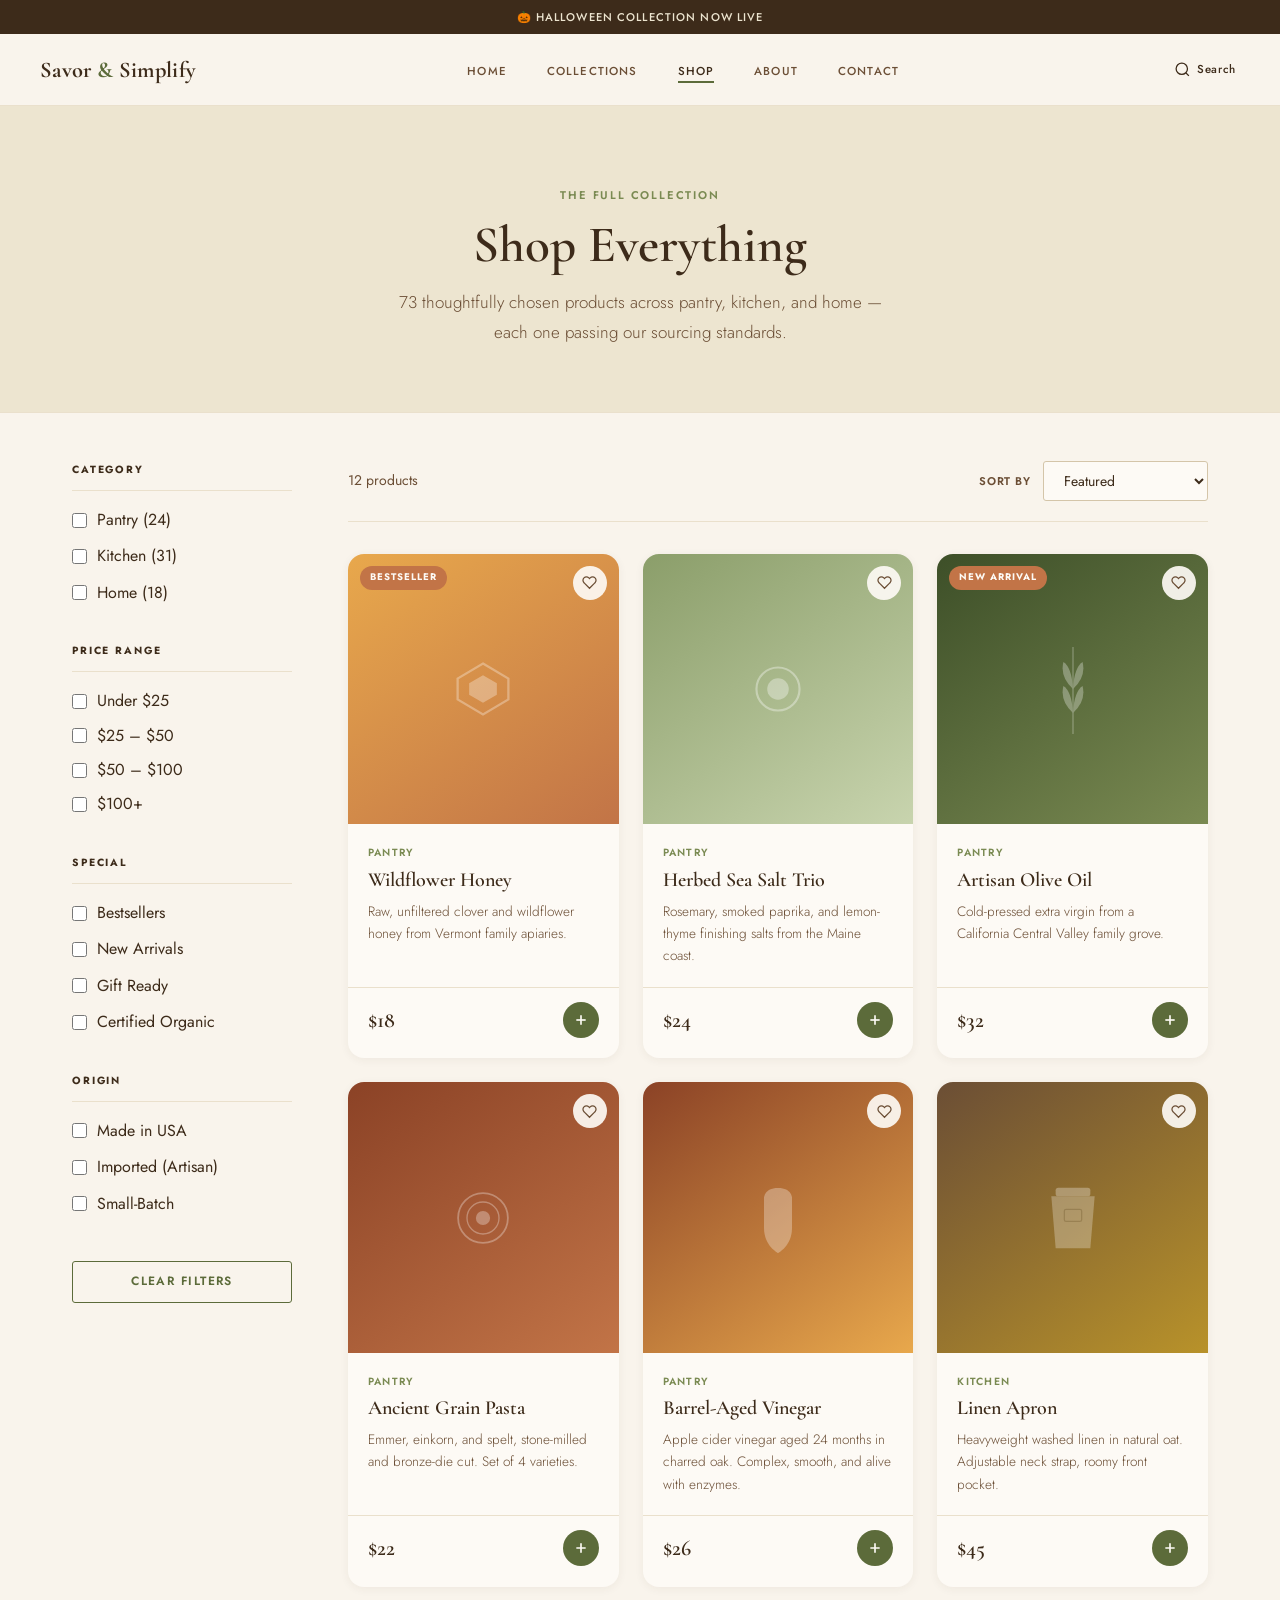
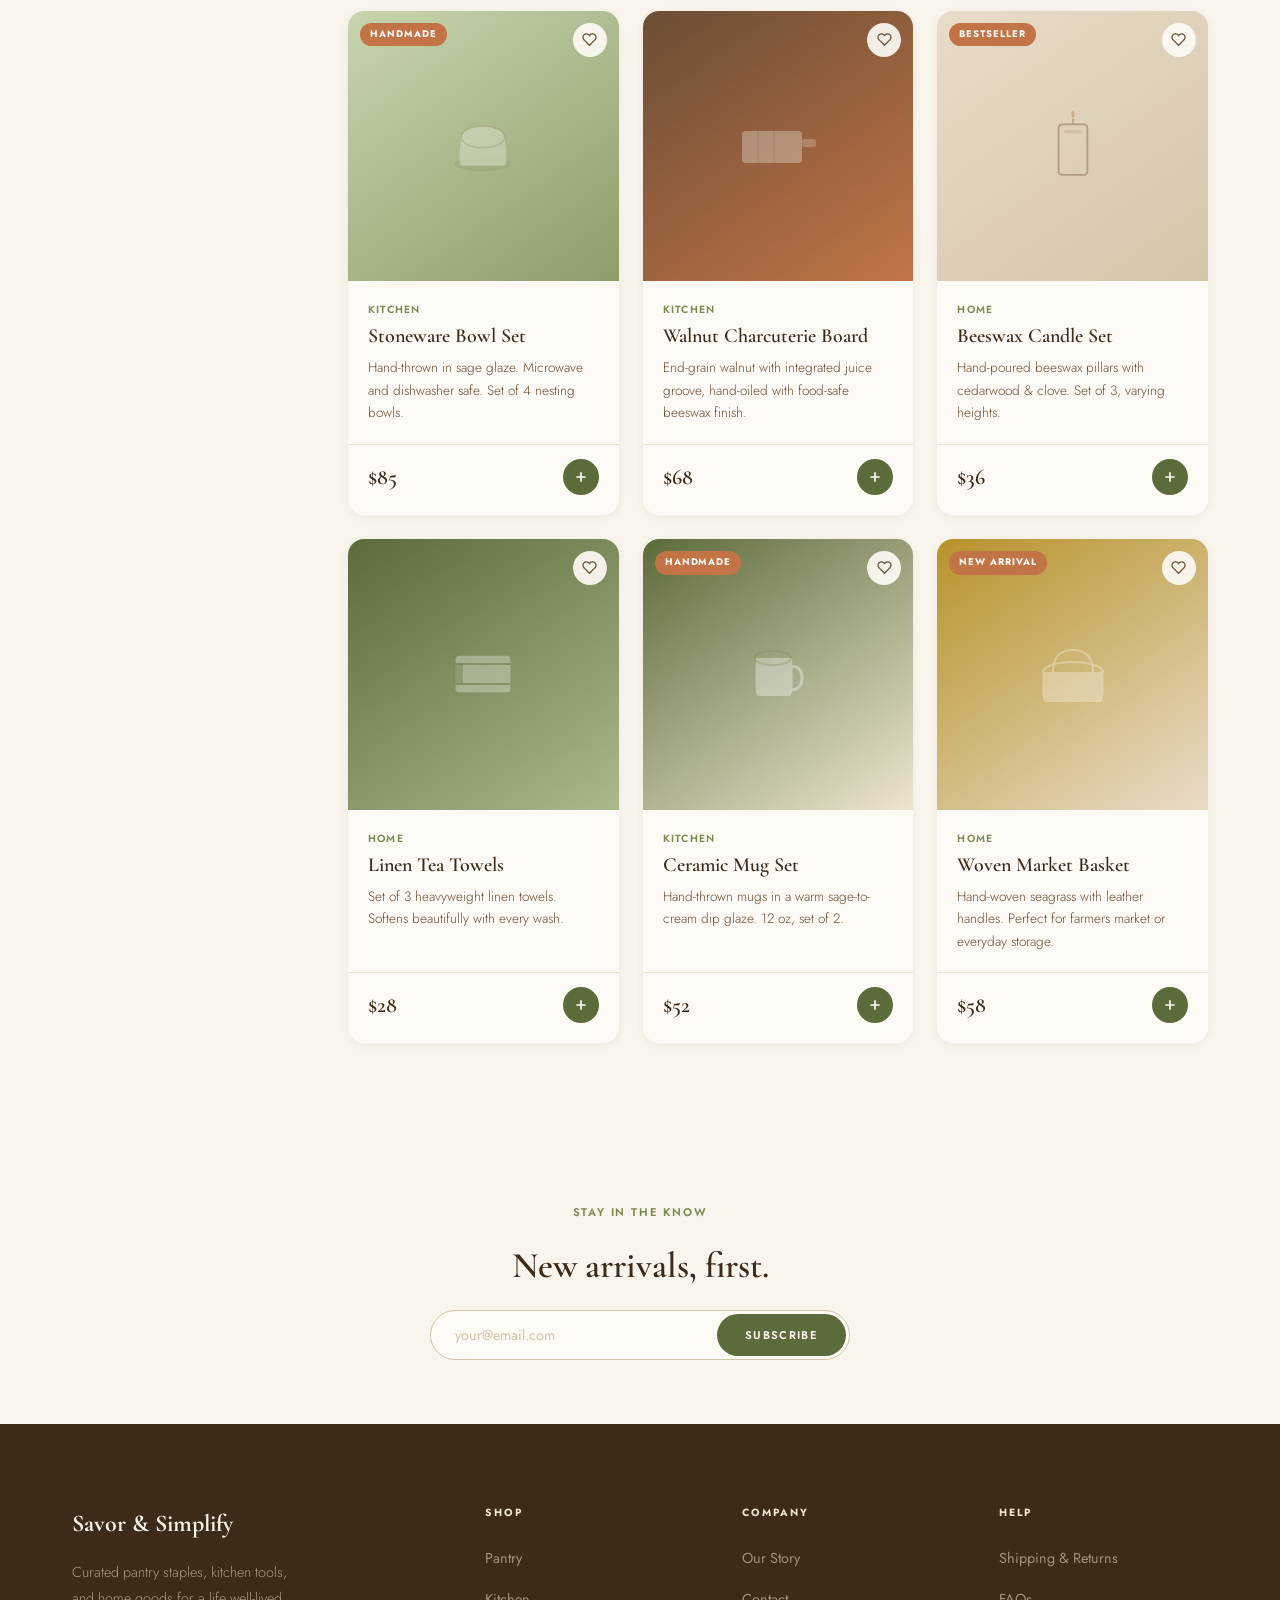
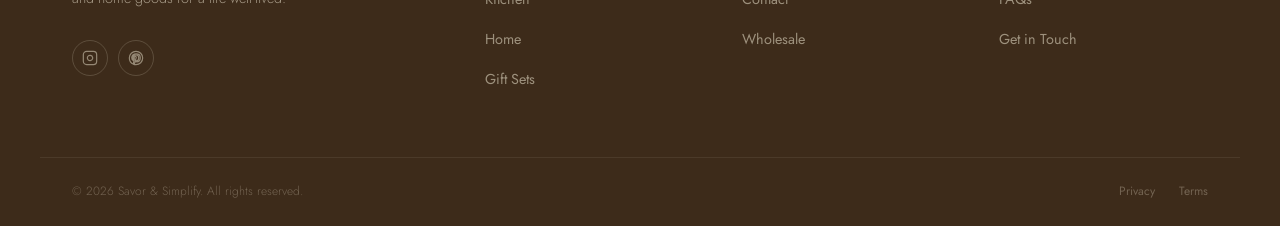
<file: shop.html>
<!DOCTYPE html>
<html lang="en">
<head>
  <meta charset="UTF-8">
  <meta name="viewport" content="width=device-width, initial-scale=1.0">
  <title>Shop — Savor & Simplify</title>
  <meta name="description" content="Browse our curated collection of pantry staples, kitchen tools, and home goods.">
  <link rel="preconnect" href="https://fonts.googleapis.com">
  <link rel="preconnect" href="https://fonts.gstatic.com" crossorigin>
  <link rel="stylesheet" href="https://fonts.googleapis.com/css2?family=Cormorant+Garamond:ital,wght@0,400;0,500;0,600;0,700;1,400;1,600&family=Jost:wght@300;400;500;600&display=swap">
  <link rel="stylesheet" href="css/style.css">
  <style>
    .fade-in { opacity: 0; transform: translateY(20px); transition: opacity .6s ease, transform .6s ease; }
    .fade-in.visible { opacity: 1; transform: none; }
    .img-honey    { background: linear-gradient(145deg,#E8A84C,#C27447); }
    .img-salt     { background: linear-gradient(145deg,#8B9E6A,#C8D4AE); }
    .img-oil      { background: linear-gradient(145deg,#3D4F28,#7A8A52); }
    .img-pasta    { background: linear-gradient(145deg,#8B4226,#C27447); }
    .img-apron    { background: linear-gradient(145deg,#6B4E35,#B8922A); }
    .img-ceramic  { background: linear-gradient(145deg,#C8D4AE,#8B9E6A); }
    .img-candle   { background: linear-gradient(145deg,#E8DCC8,#D4C5A9); }
    .img-towel    { background: linear-gradient(145deg,#5C6B3A,#A8B98A); }
    .img-vinegar  { background: linear-gradient(145deg,#8B4226,#E8A84C); }
    .img-board    { background: linear-gradient(145deg,#6B4E35,#C27447); }
    .img-mug      { background: linear-gradient(145deg,#5C6B3A,#EDE5D0); }
    .img-basket   { background: linear-gradient(145deg,#B8922A,#E8DCC8); }
  </style>
</head>
<body>

<div class="announcement">🎃 Halloween Collection Now Live</div>

<nav class="nav">
  <div class="nav__inner">
    <a href="index.html" class="nav__logo">Savor <span>&</span> Simplify</a>
    <ul class="nav__links">
      <li><a href="index.html">Home</a></li>
      <li><a href="collections.html">Collections</a></li>
      <li><a href="shop.html" class="active">Shop</a></li>
      <li><a href="about.html">About</a></li>
      <li><a href="contact.html">Contact</a></li>
    </ul>
    <div class="nav__actions">
      <a href="#" class="nav__icon-btn">
        <svg width="17" height="17" viewBox="0 0 24 24" fill="none" stroke="currentColor" stroke-width="1.8"><circle cx="11" cy="11" r="8"/><line x1="21" y1="21" x2="16.65" y2="16.65"/></svg>
        Search
      </a>
    </div>
    <button class="nav__hamburger" aria-label="Open menu">
      <span></span><span></span><span></span>
    </button>
  </div>
</nav>

<nav class="nav__mobile" aria-label="Mobile navigation">
  <a href="index.html">Home</a>
  <a href="collections.html">Collections</a>
  <a href="shop.html">Shop</a>
  <a href="about.html">About</a>
  <a href="contact.html">Contact</a>
  <div class="nav__mobile-footer">
    <a href="halloween.html" class="btn btn--olive">Shop Halloween</a>
  </div>
</nav>

<!-- Page Hero -->
<section class="page-hero">
  <div class="container">
    <div class="page-hero__eyebrow eyebrow">The Full Collection</div>
    <h1>Shop Everything</h1>
    <p class="page-hero__sub">73 thoughtfully chosen products across pantry, kitchen, and home — each one passing our sourcing standards.</p>
  </div>
</section>

<!-- Shop Layout -->
<div class="shop-layout">

  <!-- Sidebar Filters -->
  <aside class="shop-sidebar">

    <div class="shop-filter">
      <div class="shop-filter__title">Category</div>
      <div class="shop-filter__options">
        <label class="shop-filter__option">
          <input type="checkbox" value="pantry"> <span>Pantry (24)</span>
        </label>
        <label class="shop-filter__option">
          <input type="checkbox" value="kitchen"> <span>Kitchen (31)</span>
        </label>
        <label class="shop-filter__option">
          <input type="checkbox" value="home"> <span>Home (18)</span>
        </label>
      </div>
    </div>

    <div class="shop-filter">
      <div class="shop-filter__title">Price Range</div>
      <div class="shop-filter__options" style="gap:.5rem">
        <label class="shop-filter__option">
          <input type="checkbox" value="under25"> <span>Under $25</span>
        </label>
        <label class="shop-filter__option">
          <input type="checkbox" value="25to50"> <span>$25 – $50</span>
        </label>
        <label class="shop-filter__option">
          <input type="checkbox" value="50to100"> <span>$50 – $100</span>
        </label>
        <label class="shop-filter__option">
          <input type="checkbox" value="over100"> <span>$100+</span>
        </label>
      </div>
    </div>

    <div class="shop-filter">
      <div class="shop-filter__title">Special</div>
      <div class="shop-filter__options">
        <label class="shop-filter__option">
          <input type="checkbox" value="bestseller"> <span>Bestsellers</span>
        </label>
        <label class="shop-filter__option">
          <input type="checkbox" value="new"> <span>New Arrivals</span>
        </label>
        <label class="shop-filter__option">
          <input type="checkbox" value="gift"> <span>Gift Ready</span>
        </label>
        <label class="shop-filter__option">
          <input type="checkbox" value="organic"> <span>Certified Organic</span>
        </label>
      </div>
    </div>

    <div class="shop-filter">
      <div class="shop-filter__title">Origin</div>
      <div class="shop-filter__options">
        <label class="shop-filter__option">
          <input type="checkbox"> <span>Made in USA</span>
        </label>
        <label class="shop-filter__option">
          <input type="checkbox"> <span>Imported (Artisan)</span>
        </label>
        <label class="shop-filter__option">
          <input type="checkbox"> <span>Small-Batch</span>
        </label>
      </div>
    </div>

    <a href="shop.html" class="btn btn--ghost" style="width:100%;justify-content:center;margin-top:.5rem">Clear Filters</a>
  </aside>

  <!-- Main Grid -->
  <main>
    <div class="shop-main__header">
      <span class="shop-main__count">12 products</span>
      <div class="shop-main__sort">
        <label for="sort-select">Sort by</label>
        <select id="sort-select">
          <option>Featured</option>
          <option>Price: Low to High</option>
          <option>Price: High to Low</option>
          <option>Newest</option>
          <option>Best Selling</option>
        </select>
      </div>
    </div>

    <div class="shop-grid">

      <!-- 1 -->
      <article class="product-card fade-in" data-category="pantry">
        <div class="product-card__image">
          <div class="product-card__image-bg img-honey" style="display:flex;align-items:center;justify-content:center;">
            <svg width="60" height="60" viewBox="0 0 52 52" fill="none" style="opacity:.3"><polygon points="26,4 48,17 48,35 26,48 4,35 4,17" stroke="white" stroke-width="2" fill="none"/><polygon points="26,14 38,21 38,31 26,38 14,31 14,21" fill="white"/></svg>
          </div>
          <span class="product-card__badge">Bestseller</span>
          <button class="product-card__wishlist" aria-label="Add to wishlist"><svg width="15" height="15" viewBox="0 0 24 24" fill="none" stroke="currentColor" stroke-width="2"><path d="M20.84 4.61a5.5 5.5 0 0 0-7.78 0L12 5.67l-1.06-1.06a5.5 5.5 0 0 0-7.78 7.78l1.06 1.06L12 21.23l7.78-7.78 1.06-1.06a5.5 5.5 0 0 0 0-7.78z"/></svg></button>
        </div>
        <div class="product-card__body">
          <div class="product-card__cat">Pantry</div>
          <h3 class="product-card__name">Wildflower Honey</h3>
          <p class="product-card__desc">Raw, unfiltered clover and wildflower honey from Vermont family apiaries.</p>
        </div>
        <div class="product-card__footer">
          <span class="product-card__price">$18</span>
          <button class="product-card__add" aria-label="Add to cart"><svg width="16" height="16" viewBox="0 0 24 24" fill="none" stroke="currentColor" stroke-width="2.5"><line x1="12" y1="5" x2="12" y2="19"/><line x1="5" y1="12" x2="19" y2="12"/></svg></button>
        </div>
      </article>

      <!-- 2 -->
      <article class="product-card fade-in" data-category="pantry">
        <div class="product-card__image">
          <div class="product-card__image-bg img-salt" style="display:flex;align-items:center;justify-content:center;">
            <svg width="56" height="56" viewBox="0 0 52 52" fill="none" style="opacity:.35"><circle cx="26" cy="26" r="20" stroke="white" stroke-width="2" fill="none"/><circle cx="26" cy="26" r="10" fill="white"/></svg>
          </div>
          <button class="product-card__wishlist" aria-label="Add to wishlist"><svg width="15" height="15" viewBox="0 0 24 24" fill="none" stroke="currentColor" stroke-width="2"><path d="M20.84 4.61a5.5 5.5 0 0 0-7.78 0L12 5.67l-1.06-1.06a5.5 5.5 0 0 0-7.78 7.78l1.06 1.06L12 21.23l7.78-7.78 1.06-1.06a5.5 5.5 0 0 0 0-7.78z"/></svg></button>
        </div>
        <div class="product-card__body">
          <div class="product-card__cat">Pantry</div>
          <h3 class="product-card__name">Herbed Sea Salt Trio</h3>
          <p class="product-card__desc">Rosemary, smoked paprika, and lemon-thyme finishing salts from the Maine coast.</p>
        </div>
        <div class="product-card__footer">
          <span class="product-card__price">$24</span>
          <button class="product-card__add" aria-label="Add to cart"><svg width="16" height="16" viewBox="0 0 24 24" fill="none" stroke="currentColor" stroke-width="2.5"><line x1="12" y1="5" x2="12" y2="19"/><line x1="5" y1="12" x2="19" y2="12"/></svg></button>
        </div>
      </article>

      <!-- 3 -->
      <article class="product-card fade-in" data-category="pantry">
        <div class="product-card__image">
          <div class="product-card__image-bg img-oil" style="display:flex;align-items:center;justify-content:center;">
            <svg width="48" height="96" viewBox="0 0 80 160" fill="none" style="opacity:.3"><path d="M40 155 L40 10" stroke="white" stroke-width="2"/><path d="M40 120 Q18 100 24 75 Q38 84 40 120Z" fill="white"/><path d="M40 120 Q62 100 56 75 Q42 84 40 120Z" fill="white"/><path d="M40 80 Q18 60 24 35 Q38 44 40 80Z" fill="white"/><path d="M40 80 Q62 60 56 35 Q42 44 40 80Z" fill="white"/></svg>
          </div>
          <span class="product-card__badge">New Arrival</span>
          <button class="product-card__wishlist" aria-label="Add to wishlist"><svg width="15" height="15" viewBox="0 0 24 24" fill="none" stroke="currentColor" stroke-width="2"><path d="M20.84 4.61a5.5 5.5 0 0 0-7.78 0L12 5.67l-1.06-1.06a5.5 5.5 0 0 0-7.78 7.78l1.06 1.06L12 21.23l7.78-7.78 1.06-1.06a5.5 5.5 0 0 0 0-7.78z"/></svg></button>
        </div>
        <div class="product-card__body">
          <div class="product-card__cat">Pantry</div>
          <h3 class="product-card__name">Artisan Olive Oil</h3>
          <p class="product-card__desc">Cold-pressed extra virgin from a California Central Valley family grove.</p>
        </div>
        <div class="product-card__footer">
          <span class="product-card__price">$32</span>
          <button class="product-card__add" aria-label="Add to cart"><svg width="16" height="16" viewBox="0 0 24 24" fill="none" stroke="currentColor" stroke-width="2.5"><line x1="12" y1="5" x2="12" y2="19"/><line x1="5" y1="12" x2="19" y2="12"/></svg></button>
        </div>
      </article>

      <!-- 4 -->
      <article class="product-card fade-in" data-category="pantry">
        <div class="product-card__image">
          <div class="product-card__image-bg img-pasta" style="display:flex;align-items:center;justify-content:center;">
            <svg width="64" height="64" viewBox="0 0 72 72" fill="none" style="opacity:.3"><circle cx="36" cy="36" r="28" stroke="white" stroke-width="2" fill="none"/><circle cx="36" cy="36" r="18" stroke="white" stroke-width="1.5" fill="none"/><circle cx="36" cy="36" r="8" fill="white"/></svg>
          </div>
          <button class="product-card__wishlist" aria-label="Add to wishlist"><svg width="15" height="15" viewBox="0 0 24 24" fill="none" stroke="currentColor" stroke-width="2"><path d="M20.84 4.61a5.5 5.5 0 0 0-7.78 0L12 5.67l-1.06-1.06a5.5 5.5 0 0 0-7.78 7.78l1.06 1.06L12 21.23l7.78-7.78 1.06-1.06a5.5 5.5 0 0 0 0-7.78z"/></svg></button>
        </div>
        <div class="product-card__body">
          <div class="product-card__cat">Pantry</div>
          <h3 class="product-card__name">Ancient Grain Pasta</h3>
          <p class="product-card__desc">Emmer, einkorn, and spelt, stone-milled and bronze-die cut. Set of 4 varieties.</p>
        </div>
        <div class="product-card__footer">
          <span class="product-card__price">$22</span>
          <button class="product-card__add" aria-label="Add to cart"><svg width="16" height="16" viewBox="0 0 24 24" fill="none" stroke="currentColor" stroke-width="2.5"><line x1="12" y1="5" x2="12" y2="19"/><line x1="5" y1="12" x2="19" y2="12"/></svg></button>
        </div>
      </article>

      <!-- 5 -->
      <article class="product-card fade-in" data-category="pantry">
        <div class="product-card__image">
          <div class="product-card__image-bg img-vinegar" style="display:flex;align-items:center;justify-content:center;">
            <svg width="44" height="80" viewBox="0 0 44 80" fill="none" style="opacity:.3"><path d="M22 75 C22 75 8 68 8 50 L8 20 C8 20 8 10 22 10 C36 10 36 20 36 20 L36 50 C36 68 22 75 22 75Z" fill="white"/></svg>
          </div>
          <button class="product-card__wishlist" aria-label="Add to wishlist"><svg width="15" height="15" viewBox="0 0 24 24" fill="none" stroke="currentColor" stroke-width="2"><path d="M20.84 4.61a5.5 5.5 0 0 0-7.78 0L12 5.67l-1.06-1.06a5.5 5.5 0 0 0-7.78 7.78l1.06 1.06L12 21.23l7.78-7.78 1.06-1.06a5.5 5.5 0 0 0 0-7.78z"/></svg></button>
        </div>
        <div class="product-card__body">
          <div class="product-card__cat">Pantry</div>
          <h3 class="product-card__name">Barrel-Aged Vinegar</h3>
          <p class="product-card__desc">Apple cider vinegar aged 24 months in charred oak. Complex, smooth, and alive with enzymes.</p>
        </div>
        <div class="product-card__footer">
          <span class="product-card__price">$26</span>
          <button class="product-card__add" aria-label="Add to cart"><svg width="16" height="16" viewBox="0 0 24 24" fill="none" stroke="currentColor" stroke-width="2.5"><line x1="12" y1="5" x2="12" y2="19"/><line x1="5" y1="12" x2="19" y2="12"/></svg></button>
        </div>
      </article>

      <!-- 6 -->
      <article class="product-card fade-in" data-category="kitchen">
        <div class="product-card__image">
          <div class="product-card__image-bg img-apron" style="display:flex;align-items:center;justify-content:center;">
            <svg width="52" height="72" viewBox="0 0 60 80" fill="none" style="opacity:.3"><rect x="10" y="5" width="40" height="10" rx="3" fill="white"/><path d="M5 15 H55 L50 75 H10 Z" fill="white" opacity=".9"/><rect x="20" y="30" width="20" height="14" rx="2" fill="none" stroke="rgba(0,0,0,.3)" stroke-width="1.5"/></svg>
          </div>
          <button class="product-card__wishlist" aria-label="Add to wishlist"><svg width="15" height="15" viewBox="0 0 24 24" fill="none" stroke="currentColor" stroke-width="2"><path d="M20.84 4.61a5.5 5.5 0 0 0-7.78 0L12 5.67l-1.06-1.06a5.5 5.5 0 0 0-7.78 7.78l1.06 1.06L12 21.23l7.78-7.78 1.06-1.06a5.5 5.5 0 0 0 0-7.78z"/></svg></button>
        </div>
        <div class="product-card__body">
          <div class="product-card__cat">Kitchen</div>
          <h3 class="product-card__name">Linen Apron</h3>
          <p class="product-card__desc">Heavyweight washed linen in natural oat. Adjustable neck strap, roomy front pocket.</p>
        </div>
        <div class="product-card__footer">
          <span class="product-card__price">$45</span>
          <button class="product-card__add" aria-label="Add to cart"><svg width="16" height="16" viewBox="0 0 24 24" fill="none" stroke="currentColor" stroke-width="2.5"><line x1="12" y1="5" x2="12" y2="19"/><line x1="5" y1="12" x2="19" y2="12"/></svg></button>
        </div>
      </article>

      <!-- 7 -->
      <article class="product-card fade-in" data-category="kitchen">
        <div class="product-card__image">
          <div class="product-card__image-bg img-ceramic" style="display:flex;align-items:center;justify-content:center;">
            <svg width="72" height="56" viewBox="0 0 80 60" fill="none" style="opacity:.35"><ellipse cx="40" cy="50" rx="32" ry="8" fill="rgba(92,107,58,.3)"/><path d="M16 20 Q12 50 16 52 H64 Q68 50 64 20 Q60 8 40 8 Q20 8 16 20Z" fill="white" opacity=".8"/><ellipse cx="40" cy="20" rx="24" ry="12" fill="none" stroke="#6B4E35" stroke-width="1.5" opacity=".4"/></svg>
          </div>
          <span class="product-card__badge">Handmade</span>
          <button class="product-card__wishlist" aria-label="Add to wishlist"><svg width="15" height="15" viewBox="0 0 24 24" fill="none" stroke="currentColor" stroke-width="2"><path d="M20.84 4.61a5.5 5.5 0 0 0-7.78 0L12 5.67l-1.06-1.06a5.5 5.5 0 0 0-7.78 7.78l1.06 1.06L12 21.23l7.78-7.78 1.06-1.06a5.5 5.5 0 0 0 0-7.78z"/></svg></button>
        </div>
        <div class="product-card__body">
          <div class="product-card__cat">Kitchen</div>
          <h3 class="product-card__name">Stoneware Bowl Set</h3>
          <p class="product-card__desc">Hand-thrown in sage glaze. Microwave and dishwasher safe. Set of 4 nesting bowls.</p>
        </div>
        <div class="product-card__footer">
          <span class="product-card__price">$85</span>
          <button class="product-card__add" aria-label="Add to cart"><svg width="16" height="16" viewBox="0 0 24 24" fill="none" stroke="currentColor" stroke-width="2.5"><line x1="12" y1="5" x2="12" y2="19"/><line x1="5" y1="12" x2="19" y2="12"/></svg></button>
        </div>
      </article>

      <!-- 8 -->
      <article class="product-card fade-in" data-category="kitchen">
        <div class="product-card__image">
          <div class="product-card__image-bg img-board" style="display:flex;align-items:center;justify-content:center;">
            <svg width="80" height="50" viewBox="0 0 80 50" fill="none" style="opacity:.3"><rect x="4" y="10" width="60" height="32" rx="4" fill="white"/><rect x="64" y="18" width="14" height="8" rx="2" fill="white" opacity=".7"/><line x1="20" y1="10" x2="20" y2="42" stroke="rgba(0,0,0,.2)" stroke-width="1"/><line x1="36" y1="10" x2="36" y2="42" stroke="rgba(0,0,0,.2)" stroke-width="1"/></svg>
          </div>
          <button class="product-card__wishlist" aria-label="Add to wishlist"><svg width="15" height="15" viewBox="0 0 24 24" fill="none" stroke="currentColor" stroke-width="2"><path d="M20.84 4.61a5.5 5.5 0 0 0-7.78 0L12 5.67l-1.06-1.06a5.5 5.5 0 0 0-7.78 7.78l1.06 1.06L12 21.23l7.78-7.78 1.06-1.06a5.5 5.5 0 0 0 0-7.78z"/></svg></button>
        </div>
        <div class="product-card__body">
          <div class="product-card__cat">Kitchen</div>
          <h3 class="product-card__name">Walnut Charcuterie Board</h3>
          <p class="product-card__desc">End-grain walnut with integrated juice groove, hand-oiled with food-safe beeswax finish.</p>
        </div>
        <div class="product-card__footer">
          <span class="product-card__price">$68</span>
          <button class="product-card__add" aria-label="Add to cart"><svg width="16" height="16" viewBox="0 0 24 24" fill="none" stroke="currentColor" stroke-width="2.5"><line x1="12" y1="5" x2="12" y2="19"/><line x1="5" y1="12" x2="19" y2="12"/></svg></button>
        </div>
      </article>

      <!-- 9 -->
      <article class="product-card fade-in" data-category="home">
        <div class="product-card__image">
          <div class="product-card__image-bg img-candle" style="display:flex;align-items:center;justify-content:center;">
            <svg width="44" height="72" viewBox="0 0 48 80" fill="none" style="opacity:.4"><path d="M24 10 C24 10 28 4 24 0 C20 4 24 10 24 10Z" fill="#C27447"/><line x1="24" y1="10" x2="24" y2="16" stroke="#6B4E35" stroke-width="1.5"/><rect x="8" y="16" width="32" height="56" rx="4" fill="none" stroke="#6B4E35" stroke-width="2"/><rect x="14" y="22" width="20" height="4" rx="2" fill="#6B4E35" opacity=".3"/></svg>
          </div>
          <span class="product-card__badge">Bestseller</span>
          <button class="product-card__wishlist" aria-label="Add to wishlist"><svg width="15" height="15" viewBox="0 0 24 24" fill="none" stroke="currentColor" stroke-width="2"><path d="M20.84 4.61a5.5 5.5 0 0 0-7.78 0L12 5.67l-1.06-1.06a5.5 5.5 0 0 0-7.78 7.78l1.06 1.06L12 21.23l7.78-7.78 1.06-1.06a5.5 5.5 0 0 0 0-7.78z"/></svg></button>
        </div>
        <div class="product-card__body">
          <div class="product-card__cat">Home</div>
          <h3 class="product-card__name">Beeswax Candle Set</h3>
          <p class="product-card__desc">Hand-poured beeswax pillars with cedarwood & clove. Set of 3, varying heights.</p>
        </div>
        <div class="product-card__footer">
          <span class="product-card__price">$36</span>
          <button class="product-card__add" aria-label="Add to cart"><svg width="16" height="16" viewBox="0 0 24 24" fill="none" stroke="currentColor" stroke-width="2.5"><line x1="12" y1="5" x2="12" y2="19"/><line x1="5" y1="12" x2="19" y2="12"/></svg></button>
        </div>
      </article>

      <!-- 10 -->
      <article class="product-card fade-in" data-category="home">
        <div class="product-card__image">
          <div class="product-card__image-bg img-towel" style="display:flex;align-items:center;justify-content:center;">
            <svg width="64" height="46" viewBox="0 0 70 50" fill="none" style="opacity:.3"><rect x="5" y="5" width="60" height="40" rx="4" fill="white"/><line x1="5" y1="14" x2="65" y2="14" stroke="#5C6B3A" stroke-width="1.5"/><line x1="5" y1="36" x2="65" y2="36" stroke="#5C6B3A" stroke-width="1.5"/><rect x="5" y="14" width="8" height="22" fill="#5C6B3A" opacity=".5"/></svg>
          </div>
          <button class="product-card__wishlist" aria-label="Add to wishlist"><svg width="15" height="15" viewBox="0 0 24 24" fill="none" stroke="currentColor" stroke-width="2"><path d="M20.84 4.61a5.5 5.5 0 0 0-7.78 0L12 5.67l-1.06-1.06a5.5 5.5 0 0 0-7.78 7.78l1.06 1.06L12 21.23l7.78-7.78 1.06-1.06a5.5 5.5 0 0 0 0-7.78z"/></svg></button>
        </div>
        <div class="product-card__body">
          <div class="product-card__cat">Home</div>
          <h3 class="product-card__name">Linen Tea Towels</h3>
          <p class="product-card__desc">Set of 3 heavyweight linen towels. Softens beautifully with every wash.</p>
        </div>
        <div class="product-card__footer">
          <span class="product-card__price">$28</span>
          <button class="product-card__add" aria-label="Add to cart"><svg width="16" height="16" viewBox="0 0 24 24" fill="none" stroke="currentColor" stroke-width="2.5"><line x1="12" y1="5" x2="12" y2="19"/><line x1="5" y1="12" x2="19" y2="12"/></svg></button>
        </div>
      </article>

      <!-- 11 -->
      <article class="product-card fade-in" data-category="kitchen">
        <div class="product-card__image">
          <div class="product-card__image-bg img-mug" style="display:flex;align-items:center;justify-content:center;">
            <svg width="64" height="64" viewBox="0 0 64 64" fill="none" style="opacity:.35"><path d="M10 16 Q8 52 12 54 H44 Q48 52 46 16Z" fill="white"/><path d="M44 24 Q56 24 56 36 Q56 48 44 48" stroke="white" stroke-width="3" fill="none"/><ellipse cx="27" cy="16" rx="18" ry="7" fill="none" stroke="rgba(92,107,58,.4)" stroke-width="2"/></svg>
          </div>
          <span class="product-card__badge">Handmade</span>
          <button class="product-card__wishlist" aria-label="Add to wishlist"><svg width="15" height="15" viewBox="0 0 24 24" fill="none" stroke="currentColor" stroke-width="2"><path d="M20.84 4.61a5.5 5.5 0 0 0-7.78 0L12 5.67l-1.06-1.06a5.5 5.5 0 0 0-7.78 7.78l1.06 1.06L12 21.23l7.78-7.78 1.06-1.06a5.5 5.5 0 0 0 0-7.78z"/></svg></button>
        </div>
        <div class="product-card__body">
          <div class="product-card__cat">Kitchen</div>
          <h3 class="product-card__name">Ceramic Mug Set</h3>
          <p class="product-card__desc">Hand-thrown mugs in a warm sage-to-cream dip glaze. 12 oz, set of 2.</p>
        </div>
        <div class="product-card__footer">
          <span class="product-card__price">$52</span>
          <button class="product-card__add" aria-label="Add to cart"><svg width="16" height="16" viewBox="0 0 24 24" fill="none" stroke="currentColor" stroke-width="2.5"><line x1="12" y1="5" x2="12" y2="19"/><line x1="5" y1="12" x2="19" y2="12"/></svg></button>
        </div>
      </article>

      <!-- 12 -->
      <article class="product-card fade-in" data-category="home">
        <div class="product-card__image">
          <div class="product-card__image-bg img-basket" style="display:flex;align-items:center;justify-content:center;">
            <svg width="80" height="64" viewBox="0 0 80 64" fill="none" style="opacity:.3"><path d="M10 30 Q8 58 12 60 H68 Q72 58 70 30Z" fill="white"/><ellipse cx="40" cy="30" rx="30" ry="10" fill="none" stroke="white" stroke-width="2"/><path d="M20 30 Q20 8 40 8 Q60 8 60 30" stroke="white" stroke-width="2" fill="none"/></svg>
          </div>
          <span class="product-card__badge">New Arrival</span>
          <button class="product-card__wishlist" aria-label="Add to wishlist"><svg width="15" height="15" viewBox="0 0 24 24" fill="none" stroke="currentColor" stroke-width="2"><path d="M20.84 4.61a5.5 5.5 0 0 0-7.78 0L12 5.67l-1.06-1.06a5.5 5.5 0 0 0-7.78 7.78l1.06 1.06L12 21.23l7.78-7.78 1.06-1.06a5.5 5.5 0 0 0 0-7.78z"/></svg></button>
        </div>
        <div class="product-card__body">
          <div class="product-card__cat">Home</div>
          <h3 class="product-card__name">Woven Market Basket</h3>
          <p class="product-card__desc">Hand-woven seagrass with leather handles. Perfect for farmers market or everyday storage.</p>
        </div>
        <div class="product-card__footer">
          <span class="product-card__price">$58</span>
          <button class="product-card__add" aria-label="Add to cart"><svg width="16" height="16" viewBox="0 0 24 24" fill="none" stroke="currentColor" stroke-width="2.5"><line x1="12" y1="5" x2="12" y2="19"/><line x1="5" y1="12" x2="19" y2="12"/></svg></button>
        </div>
      </article>

    </div>
  </main>
</div>

<!-- Newsletter strip -->
<section class="newsletter" style="padding:4rem 0;">
  <div class="newsletter__inner">
    <span class="eyebrow">Stay in the Know</span>
    <h2 style="font-size:2.25rem">New arrivals, first.</h2>
    <form class="newsletter__form" onsubmit="return false;">
      <input class="newsletter__input" type="email" placeholder="your@email.com" aria-label="Email address">
      <button class="newsletter__submit" type="submit">Subscribe</button>
    </form>
  </div>
</section>

<footer class="footer">
  <div class="footer__inner">
    <div class="footer__brand">
      <span class="footer__logo">Savor & Simplify</span>
      <p>Curated pantry staples, kitchen tools, and home goods for a life well-lived.</p>
      <div class="footer__social">
        <a href="#" class="footer__social-link" aria-label="Instagram"><svg width="16" height="16" viewBox="0 0 24 24" fill="none" stroke="currentColor" stroke-width="1.8"><rect x="2" y="2" width="20" height="20" rx="5"/><path d="M16 11.37A4 4 0 1 1 12.63 8 4 4 0 0 1 16 11.37z"/><line x1="17.5" y1="6.5" x2="17.51" y2="6.5"/></svg></a>
        <a href="#" class="footer__social-link" aria-label="Pinterest"><svg width="16" height="16" viewBox="0 0 24 24" fill="none" stroke="currentColor" stroke-width="1.8"><path d="M12 2C6.477 2 2 6.477 2 12c0 4.236 2.636 7.855 6.356 9.312-.088-.791-.167-2.005.035-2.868.181-.78 1.172-4.97 1.172-4.97s-.299-.598-.299-1.482c0-1.388.806-2.428 1.808-2.428.852 0 1.265.64 1.265 1.408 0 .858-.546 2.14-.828 3.33-.236.995.499 1.806 1.476 1.806 1.772 0 3.137-1.868 3.137-4.564 0-2.387-1.715-4.057-4.163-4.057-2.838 0-4.503 2.127-4.503 4.325 0 .856.33 1.774.741 2.276a.3.3 0 0 1 .069.286c-.076.313-.244.995-.277 1.134-.044.183-.146.222-.336.134-1.249-.581-2.03-2.407-2.03-3.874 0-3.154 2.292-6.052 6.608-6.052 3.469 0 6.165 2.473 6.165 5.776 0 3.447-2.173 6.22-5.19 6.22-1.013 0-1.966-.527-2.292-1.148l-.623 2.378c-.226.869-.835 1.958-1.244 2.621.937.29 1.931.446 2.962.446 5.523 0 10-4.477 10-10S17.523 2 12 2z"/></svg></a>
      </div>
    </div>
    <div>
      <div class="footer__col-title">Shop</div>
      <ul class="footer__links"><li><a href="shop.html?cat=pantry">Pantry</a></li><li><a href="shop.html?cat=kitchen">Kitchen</a></li><li><a href="shop.html?cat=home">Home</a></li><li><a href="shop.html">Gift Sets</a></li></ul>
    </div>
    <div>
      <div class="footer__col-title">Company</div>
      <ul class="footer__links"><li><a href="about.html">Our Story</a></li><li><a href="contact.html">Contact</a></li><li><a href="#">Wholesale</a></li></ul>
    </div>
    <div>
      <div class="footer__col-title">Help</div>
      <ul class="footer__links"><li><a href="#">Shipping & Returns</a></li><li><a href="#">FAQs</a></li><li><a href="contact.html">Get in Touch</a></li></ul>
    </div>
  </div>
  <div class="footer__bottom">
    <p>© 2026 Savor & Simplify. All rights reserved.</p>
    <div class="footer__bottom-links"><a href="#">Privacy</a><a href="#">Terms</a></div>
  </div>
</footer>

<script src="js/main.js"></script>
</body>
</html>
</file>
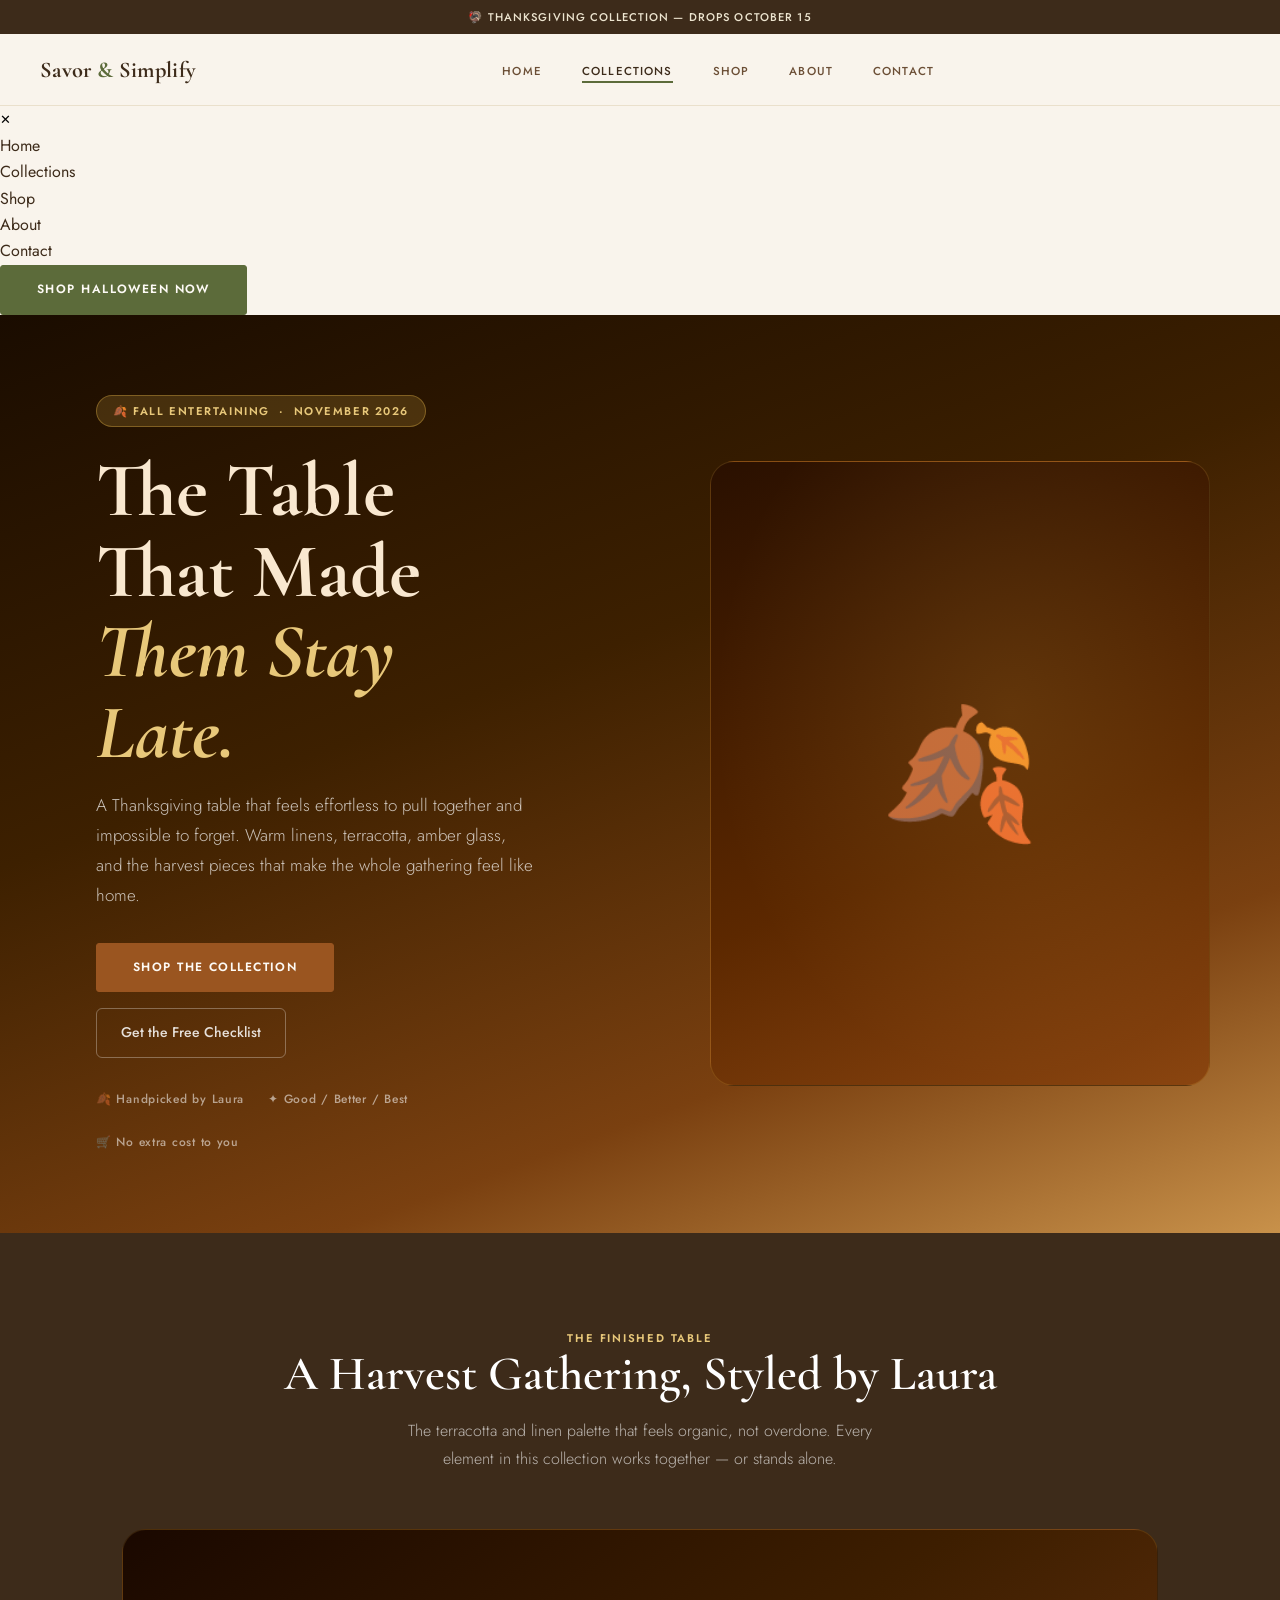
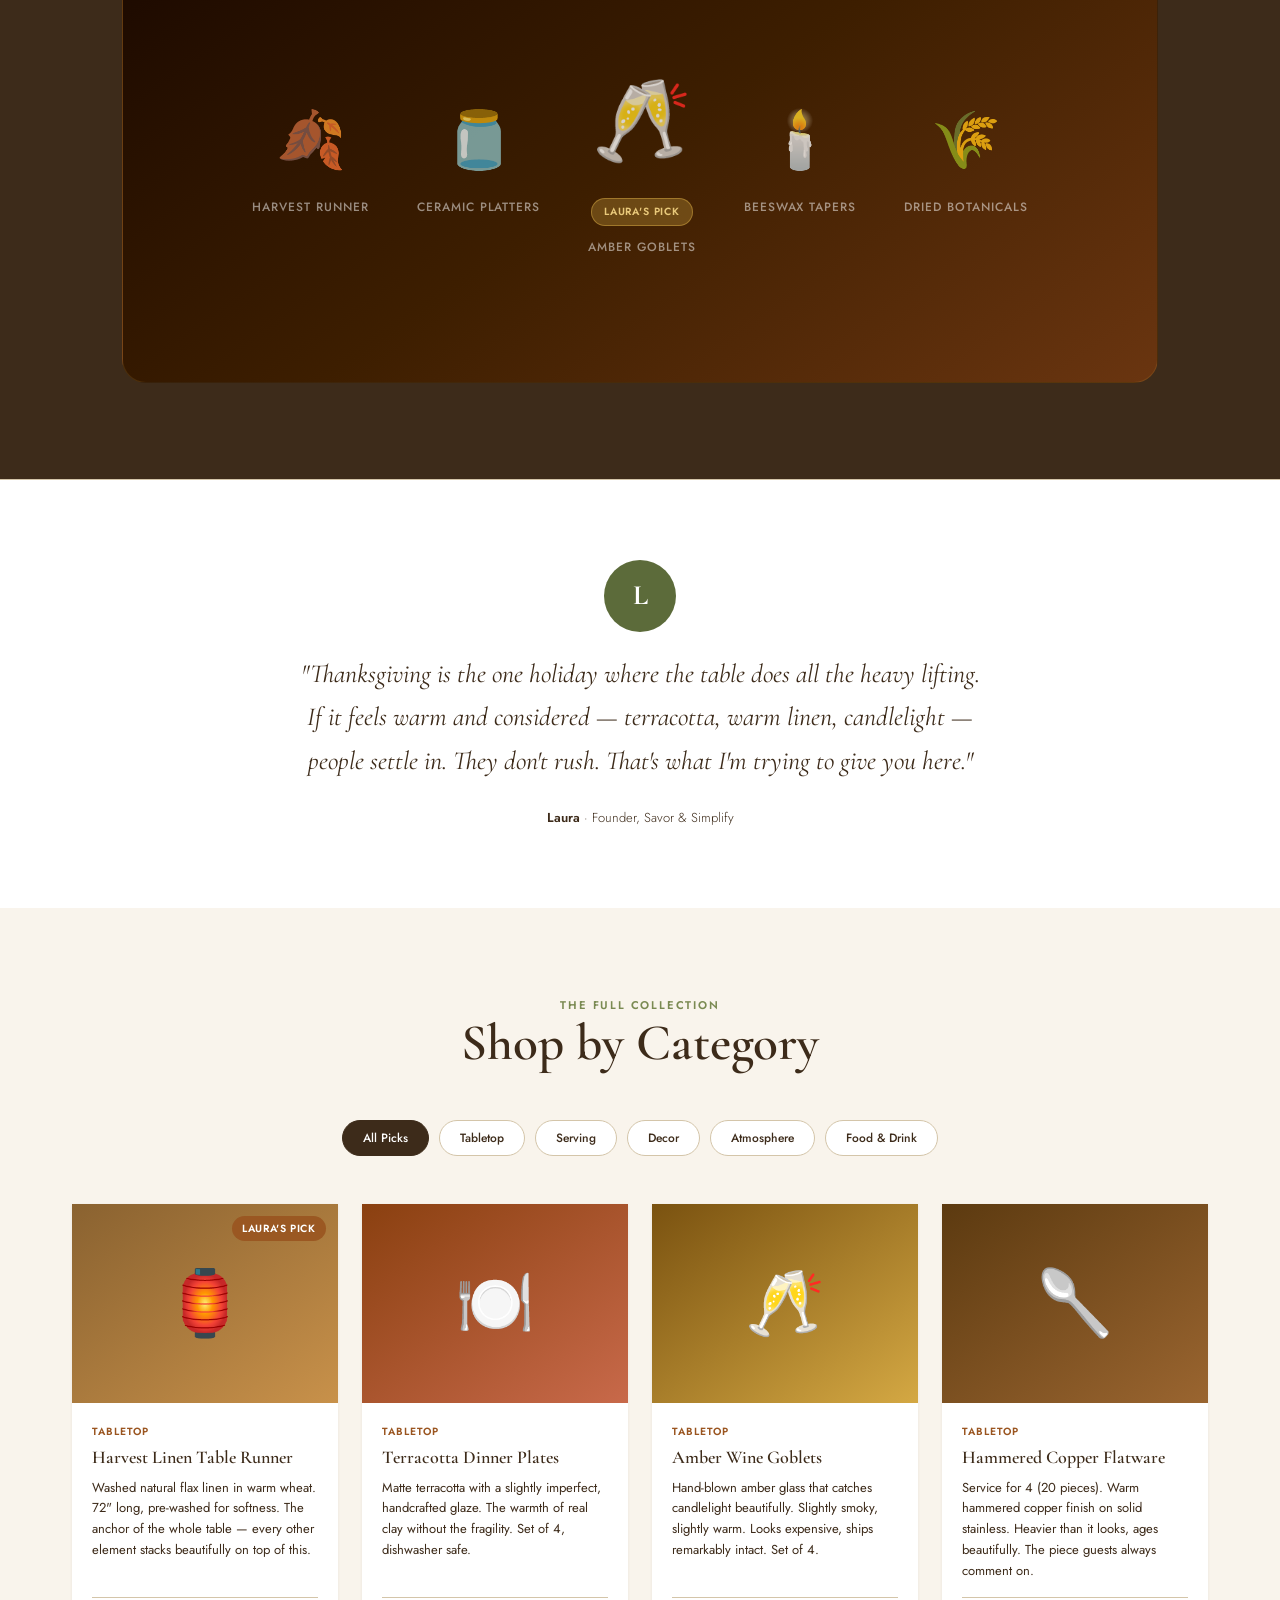
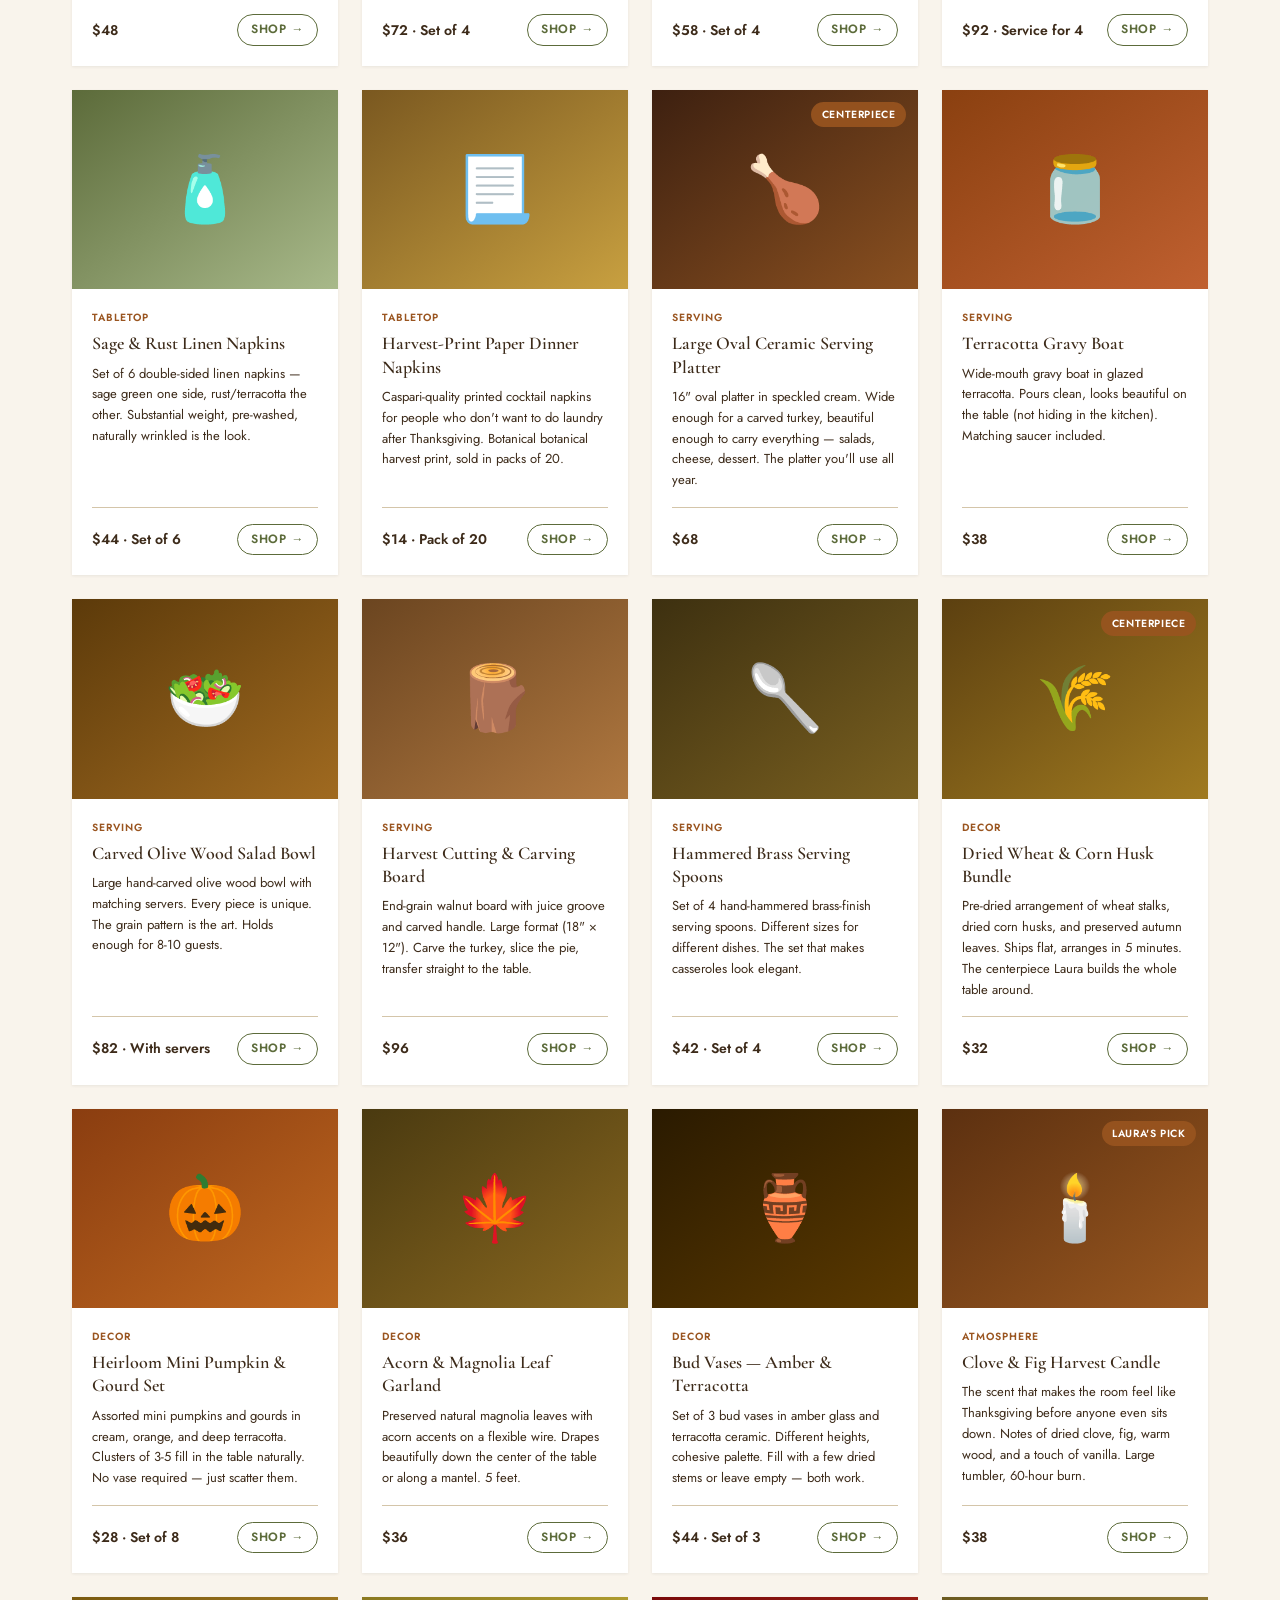
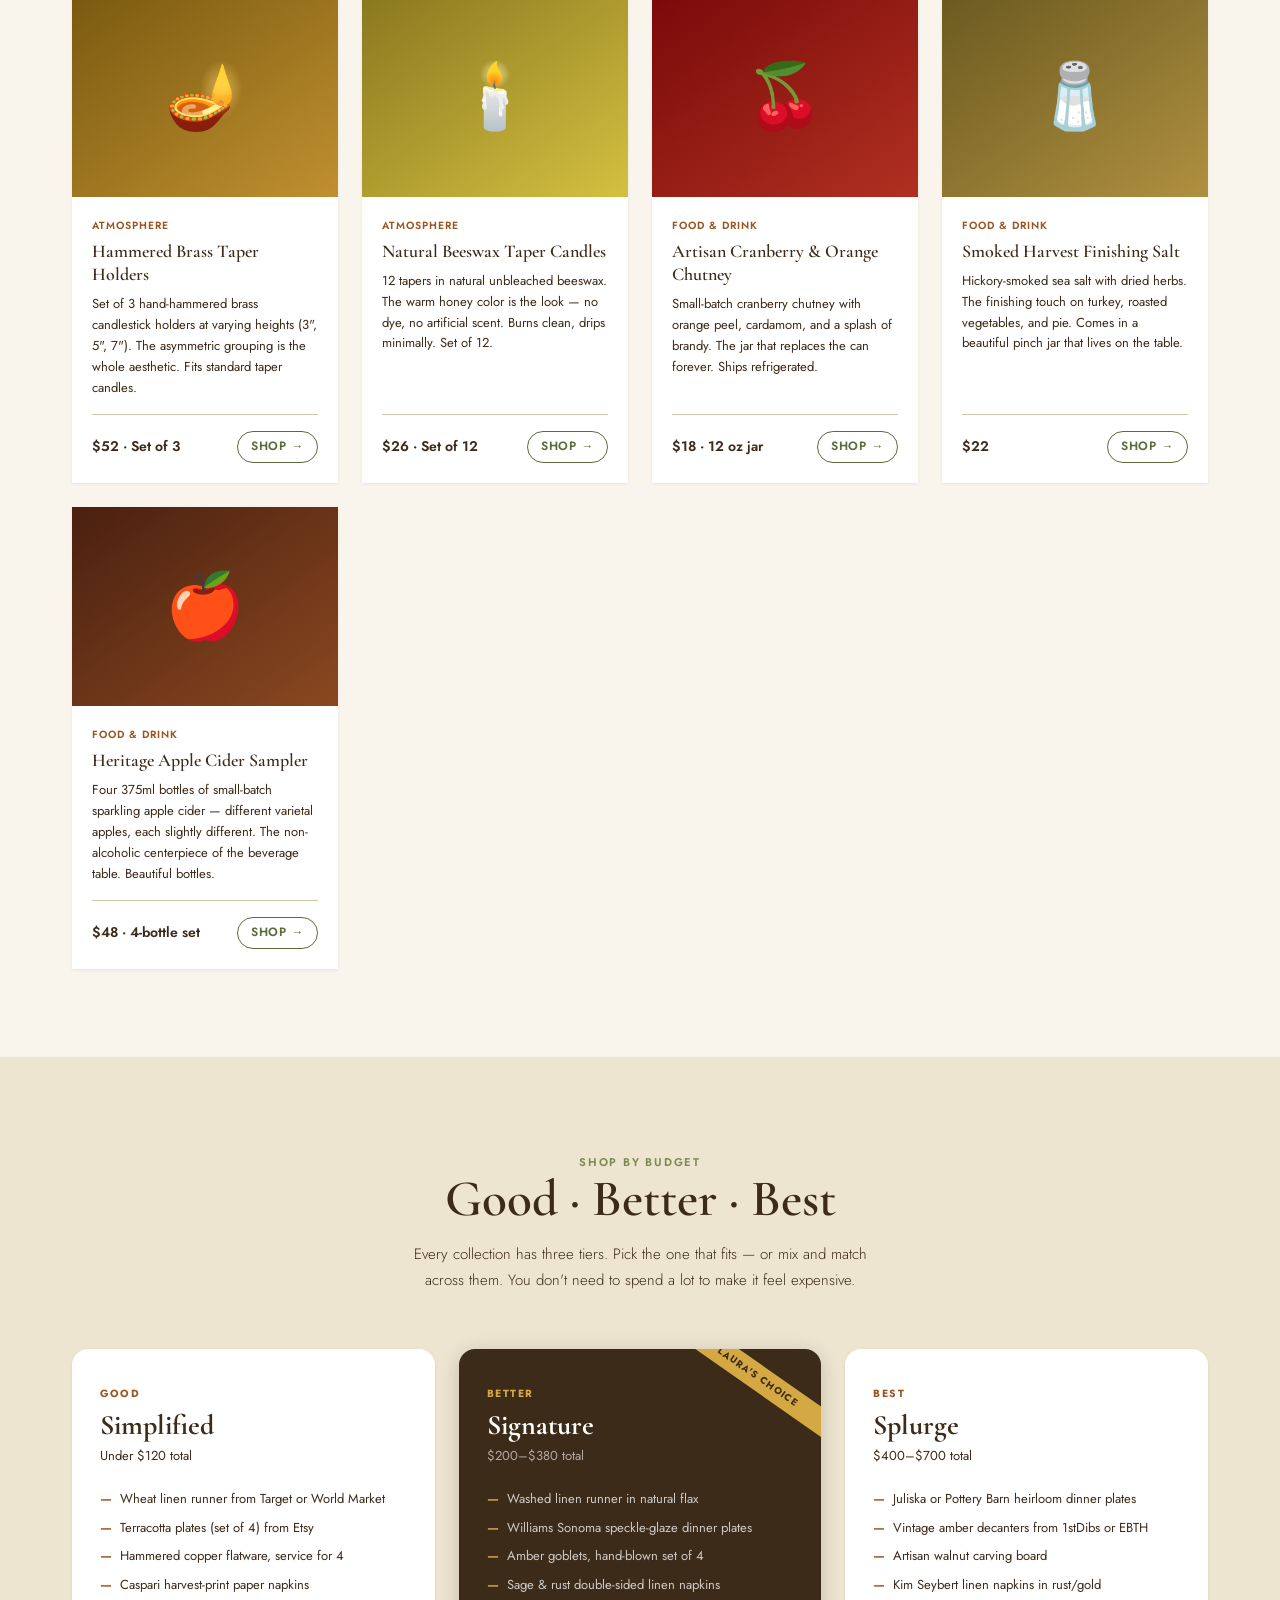
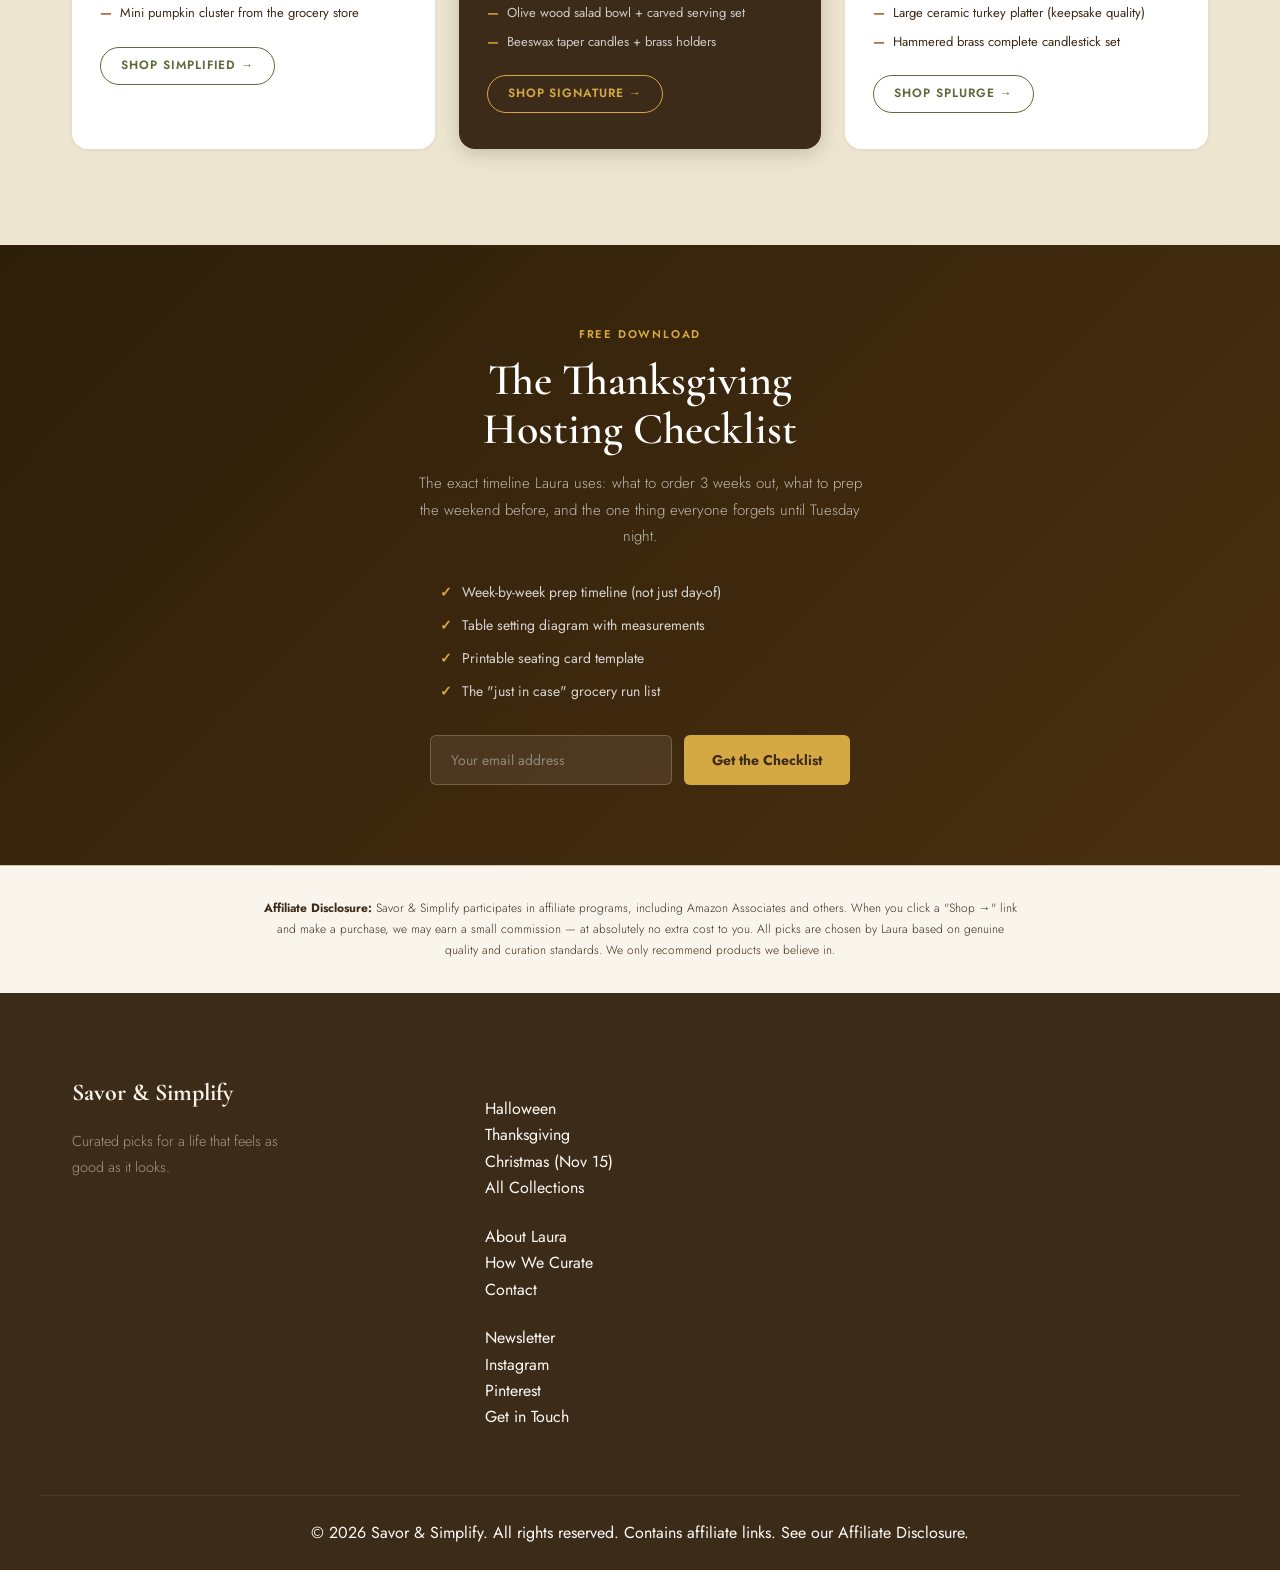
<file: thanksgiving.html>
<!DOCTYPE html>
<html lang="en">
<head>
  <meta charset="UTF-8">
  <meta name="viewport" content="width=device-width, initial-scale=1.0">
  <title>Thanksgiving Collection 2026 — Savor & Simplify</title>
  <meta name="description" content="Laura's curated Thanksgiving table collection — harvest linens, terracotta serving pieces, warm amber glassware, and everything you need for the table they'll talk about all year.">
  <link rel="preconnect" href="https://fonts.googleapis.com">
  <link rel="preconnect" href="https://fonts.gstatic.com" crossorigin>
  <link rel="stylesheet" href="https://fonts.googleapis.com/css2?family=Cormorant+Garamond:ital,wght@0,400;0,500;0,600;0,700;1,400;1,600&family=Jost:wght@300;400;500;600&display=swap">
  <link rel="stylesheet" href="css/style.css">
  <style>
    .fade-in { opacity: 0; transform: translateY(20px); transition: opacity .65s ease, transform .65s ease; }
    .fade-in.visible { opacity: 1; transform: none; }

    /* === COLLECTION HERO === */
    .coll-hero {
      background: linear-gradient(160deg, #1a0c00 0%, #3d2000 40%, #7a4010 75%, #c8914a 100%);
      min-height: 88vh;
      display: grid;
      grid-template-columns: 1fr 1fr;
      align-items: center;
      position: relative;
      overflow: hidden;
    }
    @media (max-width: 768px) {
      .coll-hero { grid-template-columns: 1fr; min-height: auto; padding: 5rem 0; }
      .coll-hero__visual { display: none; }
    }
    .coll-hero__content {
      padding: 5rem 4rem 5rem 6rem;
      max-width: 600px;
      position: relative;
      z-index: 2;
    }
    @media (max-width: 768px) { .coll-hero__content { padding: 3rem 1.5rem; max-width: 100%; } }
    .coll-hero__season {
      display: inline-flex;
      align-items: center;
      gap: .5rem;
      background: rgba(212,168,67,.2);
      border: 1px solid rgba(212,168,67,.4);
      border-radius: 20px;
      padding: .375rem 1rem;
      font-size: .7rem;
      font-weight: 600;
      letter-spacing: .14em;
      text-transform: uppercase;
      color: #e8c87a;
      margin-bottom: 1.5rem;
    }
    .coll-hero h1 {
      font-family: var(--font-display);
      font-size: clamp(3rem, 6vw, 5.5rem);
      font-weight: 700;
      color: #F9E8D0;
      line-height: 1.05;
      margin-bottom: 1rem;
    }
    .coll-hero h1 em { color: #e8c87a; font-style: italic; }
    .coll-hero__sub {
      font-size: 1.0625rem;
      color: rgba(255,255,255,.72);
      line-height: 1.78;
      max-width: 46ch;
      margin-bottom: 2rem;
    }
    .coll-hero__cta {
      display: flex;
      gap: 1rem;
      flex-wrap: wrap;
      align-items: center;
    }
    .coll-hero__cta .btn--primary { background: #9a5520; border-color: #9a5520; }
    .coll-hero__cta .btn--primary:hover { background: #7a3d12; border-color: #7a3d12; }
    .coll-hero__cta .btn--ghost {
      color: rgba(255,255,255,.85);
      border: 1.5px solid rgba(255,255,255,.3);
      background: transparent;
      border-radius: 6px;
      padding: .75rem 1.5rem;
      font-size: .875rem;
      font-weight: 500;
      font-family: var(--font-body);
      text-decoration: none;
      transition: border-color .25s, background .25s;
    }
    .coll-hero__cta .btn--ghost:hover { border-color: rgba(255,255,255,.7); background: rgba(255,255,255,.08); }
    .coll-hero__trust {
      display: flex;
      gap: 1.5rem;
      margin-top: 2rem;
      flex-wrap: wrap;
    }
    .coll-hero__trust-item {
      font-size: .75rem;
      font-weight: 500;
      letter-spacing: .06em;
      color: rgba(255,255,255,.55);
      display: flex;
      align-items: center;
      gap: .4rem;
    }

    /* Visual side */
    .coll-hero__visual {
      position: relative;
      height: 100%;
      display: flex;
      align-items: center;
      justify-content: center;
    }
    .coll-hero__scene {
      width: 90%;
      max-width: 500px;
      aspect-ratio: 4/5;
      background: linear-gradient(160deg, #2a1000, #5c2800 60%, #8a4510);
      border-radius: var(--radius-xl);
      border: 1px solid rgba(212,168,67,.2);
      display: flex;
      align-items: center;
      justify-content: center;
      font-size: 8rem;
      position: relative;
      overflow: hidden;
    }
    .coll-hero__scene::before {
      content: '';
      position: absolute;
      inset: 0;
      background: radial-gradient(ellipse at 60% 40%, rgba(212,168,67,.15) 0%, transparent 70%);
    }

    /* === THE LOOK === */
    .the-look {
      background: var(--espresso);
      padding: 6rem 0;
      color: white;
    }
    .the-look .container { max-width: 1100px; }
    .the-look__header { text-align: center; margin-bottom: 3.5rem; }
    .the-look__header .eyebrow { color: #e8c87a; }
    .the-look__header h2 { color: white; font-size: clamp(2rem,4vw,3rem); }
    .the-look__header p { color: rgba(255,255,255,.65); max-width: 56ch; margin: 1rem auto 0; font-size: 1rem; line-height: 1.75; }
    .the-look__scene {
      background: linear-gradient(145deg, #1a0800, #3d1e00 50%, #6a3510);
      border-radius: var(--radius-xl);
      aspect-ratio: 16/7;
      display: flex;
      align-items: center;
      justify-content: center;
      gap: 3rem;
      padding: 3rem;
      position: relative;
      overflow: hidden;
      border: 1px solid rgba(212,168,67,.15);
    }
    @media (max-width: 768px) { .the-look__scene { aspect-ratio: auto; flex-wrap: wrap; padding: 2rem; gap: 1.5rem; } }
    .look-element {
      display: flex;
      flex-direction: column;
      align-items: center;
      gap: .75rem;
      color: rgba(255,255,255,.8);
    }
    .look-element__icon { font-size: 3.5rem; }
    .look-element__label { font-size: .75rem; font-weight: 500; letter-spacing: .08em; text-transform: uppercase; color: rgba(255,255,255,.5); }
    .look-element--featured .look-element__icon { font-size: 5rem; }
    .look-element__tag {
      background: rgba(212,168,67,.3);
      border: 1px solid rgba(212,168,67,.5);
      border-radius: 20px;
      padding: .25rem .75rem;
      font-size: .65rem;
      font-weight: 600;
      letter-spacing: .08em;
      color: #e8c87a;
      text-transform: uppercase;
    }

    /* === CATEGORY TABS & PRODUCT GRID === */
    .shop-cats {
      padding: 5.5rem 0;
      background: var(--cream);
    }
    .shop-cats__header { text-align: center; margin-bottom: 3rem; }
    .shop-cats__tabs {
      display: flex;
      gap: .625rem;
      flex-wrap: wrap;
      justify-content: center;
      margin-bottom: 3rem;
    }
    .cat-tab {
      padding: .5rem 1.25rem;
      border-radius: 20px;
      border: 1.5px solid var(--sand);
      background: white;
      font-size: .75rem;
      font-weight: 500;
      font-family: var(--font-body);
      color: var(--warm-gray);
      cursor: pointer;
      transition: all .2s;
    }
    .cat-tab:hover { border-color: var(--olive); color: var(--olive); }
    .cat-tab.active { background: var(--espresso); border-color: var(--espresso); color: white; }

    .cp-grid {
      display: grid;
      grid-template-columns: repeat(auto-fill, minmax(260px, 1fr));
      gap: 1.5rem;
    }
    .cp-card {
      background: white;
      border-radius: var(--radius-md);
      overflow: hidden;
      box-shadow: 0 1px 3px rgba(0,0,0,.07);
      transition: box-shadow .25s, transform .25s;
      display: flex;
      flex-direction: column;
    }
    .cp-card:hover { box-shadow: 0 6px 20px rgba(0,0,0,.12); transform: translateY(-2px); }
    .cp-card__img {
      aspect-ratio: 4/3;
      display: flex;
      align-items: center;
      justify-content: center;
      font-size: 4rem;
      position: relative;
      overflow: hidden;
    }
    .cp-card__badge {
      position: absolute;
      top: .75rem;
      right: .75rem;
      background: rgba(154,85,32,.9);
      color: white;
      border-radius: 20px;
      padding: .25rem .65rem;
      font-size: .65rem;
      font-weight: 600;
      letter-spacing: .06em;
      text-transform: uppercase;
    }
    .cp-card__body { padding: 1.25rem; flex: 1; display: flex; flex-direction: column; }
    .cp-card__cat {
      font-size: .65rem;
      font-weight: 600;
      letter-spacing: .1em;
      text-transform: uppercase;
      color: #9a5520;
      margin-bottom: .35rem;
    }
    .cp-card__name {
      font-family: var(--font-display);
      font-size: 1.125rem;
      font-weight: 600;
      color: var(--espresso);
      margin-bottom: .5rem;
      line-height: 1.3;
    }
    .cp-card__desc { font-size: .8125rem; color: var(--warm-gray); line-height: 1.6; flex: 1; }
    .cp-card__footer {
      display: flex;
      align-items: center;
      justify-content: space-between;
      margin-top: 1rem;
      padding-top: 1rem;
      border-top: 1px solid var(--sand);
    }
    .cp-card__price { font-size: .875rem; font-weight: 600; color: var(--espresso); }
    .cp-card__shop {
      font-size: .75rem;
      font-weight: 600;
      letter-spacing: .06em;
      text-transform: uppercase;
      color: var(--olive);
      text-decoration: none;
      border: 1.5px solid var(--olive);
      border-radius: 20px;
      padding: .3rem .8rem;
      transition: background .2s, color .2s;
    }
    .cp-card__shop:hover { background: var(--olive); color: white; }

    /* === TIERS SECTION === */
    .tiers-section {
      background: var(--linen);
      padding: 6rem 0;
    }
    .tiers-section__header { text-align: center; margin-bottom: 3.5rem; }
    .tiers-grid {
      display: grid;
      grid-template-columns: repeat(3, 1fr);
      gap: 1.5rem;
    }
    @media (max-width: 768px) { .tiers-grid { grid-template-columns: 1fr; } }
    .tier-card {
      background: white;
      border-radius: var(--radius-lg);
      padding: 2.25rem 1.75rem;
      box-shadow: 0 1px 4px rgba(0,0,0,.07);
      position: relative;
      overflow: hidden;
    }
    .tier-card--featured {
      background: var(--espresso);
      color: white;
      box-shadow: 0 4px 20px rgba(0,0,0,.18);
    }
    .tier-card--featured::before {
      content: "Laura's Choice";
      position: absolute;
      top: 1rem;
      right: -2rem;
      background: #D4A843;
      color: var(--espresso);
      font-size: .6rem;
      font-weight: 700;
      letter-spacing: .1em;
      text-transform: uppercase;
      padding: .3rem 3rem;
      transform: rotate(35deg);
    }
    .tier-label {
      font-size: .65rem;
      font-weight: 700;
      letter-spacing: .15em;
      text-transform: uppercase;
      margin-bottom: .5rem;
      color: #9a5520;
    }
    .tier-card--featured .tier-label { color: #D4A843; }
    .tier-name {
      font-family: var(--font-display);
      font-size: 1.75rem;
      font-weight: 700;
      color: var(--espresso);
      margin-bottom: .25rem;
      line-height: 1.1;
    }
    .tier-card--featured .tier-name { color: white; }
    .tier-range {
      font-size: .8125rem;
      color: var(--warm-gray);
      margin-bottom: 1.5rem;
    }
    .tier-card--featured .tier-range { color: rgba(255,255,255,.6); }
    .tier-items {
      list-style: none;
      padding: 0;
      margin: 0 0 1.5rem;
      display: flex;
      flex-direction: column;
      gap: .6rem;
    }
    .tier-items li {
      font-size: .8125rem;
      color: var(--warm-gray);
      display: flex;
      align-items: flex-start;
      gap: .5rem;
      line-height: 1.45;
    }
    .tier-card--featured .tier-items li { color: rgba(255,255,255,.75); }
    .tier-items li::before { content: '—'; color: #9a5520; flex-shrink: 0; font-weight: 600; }
    .tier-card--featured .tier-items li::before { color: #D4A843; }
    .tier-cta {
      display: inline-flex;
      align-items: center;
      gap: .4rem;
      font-size: .75rem;
      font-weight: 600;
      letter-spacing: .08em;
      text-transform: uppercase;
      color: var(--olive);
      text-decoration: none;
      border: 1.5px solid var(--olive);
      border-radius: 20px;
      padding: .5rem 1.25rem;
      transition: all .2s;
    }
    .tier-cta:hover { background: var(--olive); color: white; }
    .tier-card--featured .tier-cta { border-color: #D4A843; color: #D4A843; }
    .tier-card--featured .tier-cta:hover { background: #D4A843; color: var(--espresso); }

    /* === LAURA'S NOTE === */
    .lauras-note {
      background: white;
      padding: 5rem 0;
      border-top: 1px solid var(--sand);
    }
    .lauras-note .container { max-width: 760px; text-align: center; }
    .lauras-note__avatar {
      width: 72px;
      height: 72px;
      border-radius: 50%;
      background: var(--olive);
      display: flex;
      align-items: center;
      justify-content: center;
      font-family: var(--font-display);
      font-size: 1.75rem;
      font-weight: 700;
      color: white;
      margin: 0 auto 1.25rem;
    }
    .lauras-note blockquote {
      font-family: var(--font-display);
      font-size: clamp(1.25rem, 2.5vw, 1.625rem);
      font-weight: 400;
      font-style: italic;
      color: var(--espresso);
      line-height: 1.68;
      margin: 0 0 1.5rem;
    }
    .lauras-note__sig { font-size: .8125rem; color: var(--warm-gray); }
    .lauras-note__sig strong { color: var(--espresso); font-weight: 600; }

    /* === EMAIL CAPTURE === */
    .coll-email {
      background: linear-gradient(135deg, #2d1f0a 0%, #4a3010 100%);
      padding: 5rem 0;
      text-align: center;
      color: white;
    }
    .coll-email .eyebrow { color: #D4A843; }
    .coll-email h2 { color: white; font-size: clamp(1.75rem, 3.5vw, 2.75rem); max-width: 18ch; margin: .75rem auto 1rem; }
    .coll-email p { color: rgba(255,255,255,.68); max-width: 50ch; margin: 0 auto 2rem; line-height: 1.75; font-size: .9375rem; }
    .coll-email__checklist {
      list-style: none;
      padding: 0;
      margin: 0 auto 2rem;
      max-width: 400px;
      display: flex;
      flex-direction: column;
      gap: .625rem;
    }
    .coll-email__checklist li {
      display: flex;
      align-items: center;
      gap: .625rem;
      font-size: .875rem;
      color: rgba(255,255,255,.8);
      text-align: left;
    }
    .coll-email__checklist li::before { content: '✓'; color: #D4A843; font-weight: 700; flex-shrink: 0; }
    .email-form { display: flex; gap: .75rem; max-width: 420px; margin: 0 auto; flex-wrap: wrap; justify-content: center; }
    .email-form input[type="email"] {
      flex: 1;
      min-width: 200px;
      padding: .875rem 1.25rem;
      border: 1.5px solid rgba(255,255,255,.2);
      border-radius: 6px;
      background: rgba(255,255,255,.08);
      color: white;
      font-family: var(--font-body);
      font-size: .875rem;
    }
    .email-form input::placeholder { color: rgba(255,255,255,.4); }
    .email-form input:focus { outline: none; border-color: #D4A843; }
    .email-form .btn--gold {
      background: #D4A843;
      border: none;
      color: var(--espresso);
      font-weight: 700;
      padding: .875rem 1.75rem;
      border-radius: 6px;
      font-family: var(--font-body);
      font-size: .875rem;
      cursor: pointer;
      transition: background .2s;
    }
    .email-form .btn--gold:hover { background: #c09235; }

    /* Disclosure */
    .disclosure {
      background: var(--cream);
      padding: 2rem 0;
      border-top: 1px solid var(--sand);
    }
    .disclosure p {
      max-width: 760px;
      margin: 0 auto;
      font-size: .75rem;
      color: var(--warm-gray);
      line-height: 1.75;
      text-align: center;
    }
  </style>
</head>
<body>

<!-- Announcement Bar -->
<div class="announcement">
  🦃 Thanksgiving Collection — Drops October 15
</div>

<!-- Navigation -->
<nav class="nav">
  <div class="nav__inner">
    <a href="index.html" class="nav__logo">Savor <span>&</span> Simplify</a>
    <ul class="nav__links">
      <li><a href="index.html">Home</a></li>
      <li><a href="collections.html" class="active">Collections</a></li>
      <li><a href="shop.html">Shop</a></li>
      <li><a href="about.html">About</a></li>
      <li><a href="contact.html">Contact</a></li>
    </ul>
    <div class="nav__actions">
      <button class="nav__hamburger" aria-label="Open menu">
        <span></span><span></span><span></span>
      </button>
    </div>
  </div>
</nav>

<!-- Mobile Nav -->
<div class="mobile-nav">
  <button class="mobile-nav__close" aria-label="Close menu">✕</button>
  <ul>
    <li><a href="index.html">Home</a></li>
    <li><a href="collections.html">Collections</a></li>
    <li><a href="shop.html">Shop</a></li>
    <li><a href="about.html">About</a></li>
    <li><a href="contact.html">Contact</a></li>
  </ul>
  <a href="halloween.html" class="btn btn--primary">Shop Halloween Now</a>
</div>

<!-- HERO -->
<section class="coll-hero">
  <div class="coll-hero__content">
    <div class="coll-hero__season">🍂 Fall Entertaining &nbsp;·&nbsp; November 2026</div>
    <h1>The Table That Made <em>Them Stay Late.</em></h1>
    <p class="coll-hero__sub">
      A Thanksgiving table that feels effortless to pull together and impossible to forget. Warm linens, terracotta, amber glass, and the harvest pieces that make the whole gathering feel like home.
    </p>
    <div class="coll-hero__cta">
      <a href="#shop" class="btn btn--primary">Shop the Collection</a>
      <a href="#checklist" class="btn--ghost">Get the Free Checklist</a>
    </div>
    <div class="coll-hero__trust">
      <span class="coll-hero__trust-item">🍂 Handpicked by Laura</span>
      <span class="coll-hero__trust-item">✦ Good / Better / Best</span>
      <span class="coll-hero__trust-item">🛒 No extra cost to you</span>
    </div>
  </div>
  <div class="coll-hero__visual">
    <div class="coll-hero__scene">🍂</div>
  </div>
</section>

<!-- THE LOOK -->
<section class="the-look">
  <div class="container">
    <div class="the-look__header fade-in">
      <div class="eyebrow">The Finished Table</div>
      <h2>A Harvest Gathering, Styled by Laura</h2>
      <p>The terracotta and linen palette that feels organic, not overdone. Every element in this collection works together — or stands alone.</p>
    </div>
    <div class="the-look__scene fade-in">
      <div class="look-element">
        <div class="look-element__icon">🍂</div>
        <div class="look-element__label">Harvest Runner</div>
      </div>
      <div class="look-element">
        <div class="look-element__icon">🫙</div>
        <div class="look-element__label">Ceramic Platters</div>
      </div>
      <div class="look-element look-element--featured">
        <div class="look-element__icon">🥂</div>
        <div class="look-element__tag">Laura's Pick</div>
        <div class="look-element__label">Amber Goblets</div>
      </div>
      <div class="look-element">
        <div class="look-element__icon">🕯️</div>
        <div class="look-element__label">Beeswax Tapers</div>
      </div>
      <div class="look-element">
        <div class="look-element__icon">🌾</div>
        <div class="look-element__label">Dried Botanicals</div>
      </div>
    </div>
  </div>
</section>

<!-- LAURA'S NOTE -->
<section class="lauras-note">
  <div class="container fade-in">
    <div class="lauras-note__avatar">L</div>
    <blockquote>
      "Thanksgiving is the one holiday where the table does all the heavy lifting. If it feels warm and considered — terracotta, warm linen, candlelight — people settle in. They don't rush. That's what I'm trying to give you here."
    </blockquote>
    <p class="lauras-note__sig"><strong>Laura</strong> · Founder, Savor & Simplify</p>
  </div>
</section>

<!-- SHOP THE COLLECTION -->
<section class="shop-cats" id="shop">
  <div class="container">
    <div class="shop-cats__header fade-in">
      <div class="eyebrow">The Full Collection</div>
      <h2>Shop by Category</h2>
    </div>
    <div class="shop-cats__tabs fade-in">
      <button class="cat-tab active" data-cat="all">All Picks</button>
      <button class="cat-tab" data-cat="tabletop">Tabletop</button>
      <button class="cat-tab" data-cat="serving">Serving</button>
      <button class="cat-tab" data-cat="decor">Decor</button>
      <button class="cat-tab" data-cat="atmosphere">Atmosphere</button>
      <button class="cat-tab" data-cat="food">Food & Drink</button>
    </div>
    <div class="cp-grid">

      <!-- TABLETOP -->
      <article class="cp-card fade-in" data-cat="tabletop">
        <div class="cp-card__img" style="background:linear-gradient(145deg,#8a6230,#c8914a);">
          <span>🏮</span>
          <span class="cp-card__badge">Laura's Pick</span>
        </div>
        <div class="cp-card__body">
          <div class="cp-card__cat">Tabletop</div>
          <div class="cp-card__name">Harvest Linen Table Runner</div>
          <div class="cp-card__desc">Washed natural flax linen in warm wheat. 72" long, pre-washed for softness. The anchor of the whole table — every other element stacks beautifully on top of this.</div>
          <div class="cp-card__footer">
            <span class="cp-card__price">$48</span>
            <a href="#" class="cp-card__shop" target="_blank" rel="noopener">Shop →</a>
          </div>
        </div>
      </article>

      <article class="cp-card fade-in" data-cat="tabletop">
        <div class="cp-card__img" style="background:linear-gradient(145deg,#8a4010,#c8694a);">
          <span>🍽️</span>
        </div>
        <div class="cp-card__body">
          <div class="cp-card__cat">Tabletop</div>
          <div class="cp-card__name">Terracotta Dinner Plates</div>
          <div class="cp-card__desc">Matte terracotta with a slightly imperfect, handcrafted glaze. The warmth of real clay without the fragility. Set of 4, dishwasher safe.</div>
          <div class="cp-card__footer">
            <span class="cp-card__price">$72 · Set of 4</span>
            <a href="#" class="cp-card__shop" target="_blank" rel="noopener">Shop →</a>
          </div>
        </div>
      </article>

      <article class="cp-card fade-in" data-cat="tabletop">
        <div class="cp-card__img" style="background:linear-gradient(145deg,#7a5210,#d4a843);">
          <span>🥂</span>
        </div>
        <div class="cp-card__body">
          <div class="cp-card__cat">Tabletop</div>
          <div class="cp-card__name">Amber Wine Goblets</div>
          <div class="cp-card__desc">Hand-blown amber glass that catches candlelight beautifully. Slightly smoky, slightly warm. Looks expensive, ships remarkably intact. Set of 4.</div>
          <div class="cp-card__footer">
            <span class="cp-card__price">$58 · Set of 4</span>
            <a href="#" class="cp-card__shop" target="_blank" rel="noopener">Shop →</a>
          </div>
        </div>
      </article>

      <article class="cp-card fade-in" data-cat="tabletop">
        <div class="cp-card__img" style="background:linear-gradient(145deg,#5c3a10,#9a6530);">
          <span>🥄</span>
        </div>
        <div class="cp-card__body">
          <div class="cp-card__cat">Tabletop</div>
          <div class="cp-card__name">Hammered Copper Flatware</div>
          <div class="cp-card__desc">Service for 4 (20 pieces). Warm hammered copper finish on solid stainless. Heavier than it looks, ages beautifully. The piece guests always comment on.</div>
          <div class="cp-card__footer">
            <span class="cp-card__price">$92 · Service for 4</span>
            <a href="#" class="cp-card__shop" target="_blank" rel="noopener">Shop →</a>
          </div>
        </div>
      </article>

      <article class="cp-card fade-in" data-cat="tabletop">
        <div class="cp-card__img" style="background:linear-gradient(145deg,#5c6b3a,#a8b98a);">
          <span>🧴</span>
        </div>
        <div class="cp-card__body">
          <div class="cp-card__cat">Tabletop</div>
          <div class="cp-card__name">Sage & Rust Linen Napkins</div>
          <div class="cp-card__desc">Set of 6 double-sided linen napkins — sage green one side, rust/terracotta the other. Substantial weight, pre-washed, naturally wrinkled is the look.</div>
          <div class="cp-card__footer">
            <span class="cp-card__price">$44 · Set of 6</span>
            <a href="#" class="cp-card__shop" target="_blank" rel="noopener">Shop →</a>
          </div>
        </div>
      </article>

      <article class="cp-card fade-in" data-cat="tabletop">
        <div class="cp-card__img" style="background:linear-gradient(145deg,#7a5820,#c8a040);">
          <span>📃</span>
        </div>
        <div class="cp-card__body">
          <div class="cp-card__cat">Tabletop</div>
          <div class="cp-card__name">Harvest-Print Paper Dinner Napkins</div>
          <div class="cp-card__desc">Caspari-quality printed cocktail napkins for people who don't want to do laundry after Thanksgiving. Botanical botanical harvest print, sold in packs of 20.</div>
          <div class="cp-card__footer">
            <span class="cp-card__price">$14 · Pack of 20</span>
            <a href="#" class="cp-card__shop" target="_blank" rel="noopener">Shop →</a>
          </div>
        </div>
      </article>

      <!-- SERVING -->
      <article class="cp-card fade-in" data-cat="serving">
        <div class="cp-card__img" style="background:linear-gradient(145deg,#3d2010,#8a5020);">
          <span>🍗</span>
          <span class="cp-card__badge">Centerpiece</span>
        </div>
        <div class="cp-card__body">
          <div class="cp-card__cat">Serving</div>
          <div class="cp-card__name">Large Oval Ceramic Serving Platter</div>
          <div class="cp-card__desc">16" oval platter in speckled cream. Wide enough for a carved turkey, beautiful enough to carry everything — salads, cheese, dessert. The platter you'll use all year.</div>
          <div class="cp-card__footer">
            <span class="cp-card__price">$68</span>
            <a href="#" class="cp-card__shop" target="_blank" rel="noopener">Shop →</a>
          </div>
        </div>
      </article>

      <article class="cp-card fade-in" data-cat="serving">
        <div class="cp-card__img" style="background:linear-gradient(145deg,#8a4010,#c06030);">
          <span>🫙</span>
        </div>
        <div class="cp-card__body">
          <div class="cp-card__cat">Serving</div>
          <div class="cp-card__name">Terracotta Gravy Boat</div>
          <div class="cp-card__desc">Wide-mouth gravy boat in glazed terracotta. Pours clean, looks beautiful on the table (not hiding in the kitchen). Matching saucer included.</div>
          <div class="cp-card__footer">
            <span class="cp-card__price">$38</span>
            <a href="#" class="cp-card__shop" target="_blank" rel="noopener">Shop →</a>
          </div>
        </div>
      </article>

      <article class="cp-card fade-in" data-cat="serving">
        <div class="cp-card__img" style="background:linear-gradient(145deg,#5c3a0a,#a06a20);">
          <span>🥗</span>
        </div>
        <div class="cp-card__body">
          <div class="cp-card__cat">Serving</div>
          <div class="cp-card__name">Carved Olive Wood Salad Bowl</div>
          <div class="cp-card__desc">Large hand-carved olive wood bowl with matching servers. Every piece is unique. The grain pattern is the art. Holds enough for 8-10 guests.</div>
          <div class="cp-card__footer">
            <span class="cp-card__price">$82 · With servers</span>
            <a href="#" class="cp-card__shop" target="_blank" rel="noopener">Shop →</a>
          </div>
        </div>
      </article>

      <article class="cp-card fade-in" data-cat="serving">
        <div class="cp-card__img" style="background:linear-gradient(145deg,#6b4520,#b07840);">
          <span>🪵</span>
        </div>
        <div class="cp-card__body">
          <div class="cp-card__cat">Serving</div>
          <div class="cp-card__name">Harvest Cutting & Carving Board</div>
          <div class="cp-card__desc">End-grain walnut board with juice groove and carved handle. Large format (18" × 12"). Carve the turkey, slice the pie, transfer straight to the table.</div>
          <div class="cp-card__footer">
            <span class="cp-card__price">$96</span>
            <a href="#" class="cp-card__shop" target="_blank" rel="noopener">Shop →</a>
          </div>
        </div>
      </article>

      <article class="cp-card fade-in" data-cat="serving">
        <div class="cp-card__img" style="background:linear-gradient(145deg,#3d3010,#7a6020);">
          <span>🥄</span>
        </div>
        <div class="cp-card__body">
          <div class="cp-card__cat">Serving</div>
          <div class="cp-card__name">Hammered Brass Serving Spoons</div>
          <div class="cp-card__desc">Set of 4 hand-hammered brass-finish serving spoons. Different sizes for different dishes. The set that makes casseroles look elegant.</div>
          <div class="cp-card__footer">
            <span class="cp-card__price">$42 · Set of 4</span>
            <a href="#" class="cp-card__shop" target="_blank" rel="noopener">Shop →</a>
          </div>
        </div>
      </article>

      <!-- DECOR -->
      <article class="cp-card fade-in" data-cat="decor">
        <div class="cp-card__img" style="background:linear-gradient(145deg,#5c4010,#a07a20);">
          <span>🌾</span>
          <span class="cp-card__badge">Centerpiece</span>
        </div>
        <div class="cp-card__body">
          <div class="cp-card__cat">Decor</div>
          <div class="cp-card__name">Dried Wheat & Corn Husk Bundle</div>
          <div class="cp-card__desc">Pre-dried arrangement of wheat stalks, dried corn husks, and preserved autumn leaves. Ships flat, arranges in 5 minutes. The centerpiece Laura builds the whole table around.</div>
          <div class="cp-card__footer">
            <span class="cp-card__price">$32</span>
            <a href="#" class="cp-card__shop" target="_blank" rel="noopener">Shop →</a>
          </div>
        </div>
      </article>

      <article class="cp-card fade-in" data-cat="decor">
        <div class="cp-card__img" style="background:linear-gradient(145deg,#8a3d10,#c06820);">
          <span>🎃</span>
        </div>
        <div class="cp-card__body">
          <div class="cp-card__cat">Decor</div>
          <div class="cp-card__name">Heirloom Mini Pumpkin & Gourd Set</div>
          <div class="cp-card__desc">Assorted mini pumpkins and gourds in cream, orange, and deep terracotta. Clusters of 3-5 fill in the table naturally. No vase required — just scatter them.</div>
          <div class="cp-card__footer">
            <span class="cp-card__price">$28 · Set of 8</span>
            <a href="#" class="cp-card__shop" target="_blank" rel="noopener">Shop →</a>
          </div>
        </div>
      </article>

      <article class="cp-card fade-in" data-cat="decor">
        <div class="cp-card__img" style="background:linear-gradient(145deg,#4a3a10,#8a6820);">
          <span>🍁</span>
        </div>
        <div class="cp-card__body">
          <div class="cp-card__cat">Decor</div>
          <div class="cp-card__name">Acorn & Magnolia Leaf Garland</div>
          <div class="cp-card__desc">Preserved natural magnolia leaves with acorn accents on a flexible wire. Drapes beautifully down the center of the table or along a mantel. 5 feet.</div>
          <div class="cp-card__footer">
            <span class="cp-card__price">$36</span>
            <a href="#" class="cp-card__shop" target="_blank" rel="noopener">Shop →</a>
          </div>
        </div>
      </article>

      <article class="cp-card fade-in" data-cat="decor">
        <div class="cp-card__img" style="background:linear-gradient(145deg,#2a1a00,#5c3a00);">
          <span>🏺</span>
        </div>
        <div class="cp-card__body">
          <div class="cp-card__cat">Decor</div>
          <div class="cp-card__name">Bud Vases — Amber & Terracotta</div>
          <div class="cp-card__desc">Set of 3 bud vases in amber glass and terracotta ceramic. Different heights, cohesive palette. Fill with a few dried stems or leave empty — both work.</div>
          <div class="cp-card__footer">
            <span class="cp-card__price">$44 · Set of 3</span>
            <a href="#" class="cp-card__shop" target="_blank" rel="noopener">Shop →</a>
          </div>
        </div>
      </article>

      <!-- ATMOSPHERE -->
      <article class="cp-card fade-in" data-cat="atmosphere">
        <div class="cp-card__img" style="background:linear-gradient(145deg,#5c3010,#9a5820);">
          <span>🕯️</span>
          <span class="cp-card__badge">Laura's Pick</span>
        </div>
        <div class="cp-card__body">
          <div class="cp-card__cat">Atmosphere</div>
          <div class="cp-card__name">Clove & Fig Harvest Candle</div>
          <div class="cp-card__desc">The scent that makes the room feel like Thanksgiving before anyone even sits down. Notes of dried clove, fig, warm wood, and a touch of vanilla. Large tumbler, 60-hour burn.</div>
          <div class="cp-card__footer">
            <span class="cp-card__price">$38</span>
            <a href="#" class="cp-card__shop" target="_blank" rel="noopener">Shop →</a>
          </div>
        </div>
      </article>

      <article class="cp-card fade-in" data-cat="atmosphere">
        <div class="cp-card__img" style="background:linear-gradient(145deg,#7a5a10,#c09030);">
          <span>🪔</span>
        </div>
        <div class="cp-card__body">
          <div class="cp-card__cat">Atmosphere</div>
          <div class="cp-card__name">Hammered Brass Taper Holders</div>
          <div class="cp-card__desc">Set of 3 hand-hammered brass candlestick holders at varying heights (3", 5", 7"). The asymmetric grouping is the whole aesthetic. Fits standard taper candles.</div>
          <div class="cp-card__footer">
            <span class="cp-card__price">$52 · Set of 3</span>
            <a href="#" class="cp-card__shop" target="_blank" rel="noopener">Shop →</a>
          </div>
        </div>
      </article>

      <article class="cp-card fade-in" data-cat="atmosphere">
        <div class="cp-card__img" style="background:linear-gradient(145deg,#8a7820,#d4c040);">
          <span>🕯️</span>
        </div>
        <div class="cp-card__body">
          <div class="cp-card__cat">Atmosphere</div>
          <div class="cp-card__name">Natural Beeswax Taper Candles</div>
          <div class="cp-card__desc">12 tapers in natural unbleached beeswax. The warm honey color is the look — no dye, no artificial scent. Burns clean, drips minimally. Set of 12.</div>
          <div class="cp-card__footer">
            <span class="cp-card__price">$26 · Set of 12</span>
            <a href="#" class="cp-card__shop" target="_blank" rel="noopener">Shop →</a>
          </div>
        </div>
      </article>

      <!-- FOOD & DRINK -->
      <article class="cp-card fade-in" data-cat="food">
        <div class="cp-card__img" style="background:linear-gradient(145deg,#7a0a0a,#b03020);">
          <span>🍒</span>
        </div>
        <div class="cp-card__body">
          <div class="cp-card__cat">Food & Drink</div>
          <div class="cp-card__name">Artisan Cranberry & Orange Chutney</div>
          <div class="cp-card__desc">Small-batch cranberry chutney with orange peel, cardamom, and a splash of brandy. The jar that replaces the can forever. Ships refrigerated.</div>
          <div class="cp-card__footer">
            <span class="cp-card__price">$18 · 12 oz jar</span>
            <a href="#" class="cp-card__shop" target="_blank" rel="noopener">Shop →</a>
          </div>
        </div>
      </article>

      <article class="cp-card fade-in" data-cat="food">
        <div class="cp-card__img" style="background:linear-gradient(145deg,#6b5a20,#b09040);">
          <span>🧂</span>
        </div>
        <div class="cp-card__body">
          <div class="cp-card__cat">Food & Drink</div>
          <div class="cp-card__name">Smoked Harvest Finishing Salt</div>
          <div class="cp-card__desc">Hickory-smoked sea salt with dried herbs. The finishing touch on turkey, roasted vegetables, and pie. Comes in a beautiful pinch jar that lives on the table.</div>
          <div class="cp-card__footer">
            <span class="cp-card__price">$22</span>
            <a href="#" class="cp-card__shop" target="_blank" rel="noopener">Shop →</a>
          </div>
        </div>
      </article>

      <article class="cp-card fade-in" data-cat="food">
        <div class="cp-card__img" style="background:linear-gradient(145deg,#4a2010,#8a4820);">
          <span>🍎</span>
        </div>
        <div class="cp-card__body">
          <div class="cp-card__cat">Food & Drink</div>
          <div class="cp-card__name">Heritage Apple Cider Sampler</div>
          <div class="cp-card__desc">Four 375ml bottles of small-batch sparkling apple cider — different varietal apples, each slightly different. The non-alcoholic centerpiece of the beverage table. Beautiful bottles.</div>
          <div class="cp-card__footer">
            <span class="cp-card__price">$48 · 4-bottle set</span>
            <a href="#" class="cp-card__shop" target="_blank" rel="noopener">Shop →</a>
          </div>
        </div>
      </article>

    </div><!-- /cp-grid -->
  </div>
</section>

<!-- GOOD / BETTER / BEST TIERS -->
<section class="tiers-section">
  <div class="container">
    <div class="tiers-section__header fade-in">
      <div class="eyebrow">Shop by Budget</div>
      <h2>Good · Better · Best</h2>
      <p style="max-width:52ch; margin:.75rem auto 0; color:var(--warm-gray); font-size:.9375rem; line-height:1.75;">Every collection has three tiers. Pick the one that fits — or mix and match across them. You don't need to spend a lot to make it feel expensive.</p>
    </div>
    <div class="tiers-grid fade-in">
      <div class="tier-card">
        <div class="tier-label">Good</div>
        <div class="tier-name">Simplified</div>
        <div class="tier-range">Under $120 total</div>
        <ul class="tier-items">
          <li>Wheat linen runner from Target or World Market</li>
          <li>Terracotta plates (set of 4) from Etsy</li>
          <li>Hammered copper flatware, service for 4</li>
          <li>Caspari harvest-print paper napkins</li>
          <li>Mini pumpkin cluster from the grocery store</li>
        </ul>
        <a href="#shop" class="tier-cta">Shop Simplified →</a>
      </div>
      <div class="tier-card tier-card--featured">
        <div class="tier-label">Better</div>
        <div class="tier-name">Signature</div>
        <div class="tier-range">$200–$380 total</div>
        <ul class="tier-items">
          <li>Washed linen runner in natural flax</li>
          <li>Williams Sonoma speckle-glaze dinner plates</li>
          <li>Amber goblets, hand-blown set of 4</li>
          <li>Sage & rust double-sided linen napkins</li>
          <li>Olive wood salad bowl + carved serving set</li>
          <li>Beeswax taper candles + brass holders</li>
        </ul>
        <a href="#shop" class="tier-cta">Shop Signature →</a>
      </div>
      <div class="tier-card">
        <div class="tier-label">Best</div>
        <div class="tier-name">Splurge</div>
        <div class="tier-range">$400–$700 total</div>
        <ul class="tier-items">
          <li>Juliska or Pottery Barn heirloom dinner plates</li>
          <li>Vintage amber decanters from 1stDibs or EBTH</li>
          <li>Artisan walnut carving board</li>
          <li>Kim Seybert linen napkins in rust/gold</li>
          <li>Large ceramic turkey platter (keepsake quality)</li>
          <li>Hammered brass complete candlestick set</li>
        </ul>
        <a href="#shop" class="tier-cta">Shop Splurge →</a>
      </div>
    </div>
  </div>
</section>

<!-- EMAIL CAPTURE -->
<section class="coll-email" id="checklist">
  <div class="container">
    <div class="fade-in">
      <div class="eyebrow">Free Download</div>
      <h2>The Thanksgiving Hosting Checklist</h2>
      <p>The exact timeline Laura uses: what to order 3 weeks out, what to prep the weekend before, and the one thing everyone forgets until Tuesday night.</p>
      <ul class="coll-email__checklist">
        <li>Week-by-week prep timeline (not just day-of)</li>
        <li>Table setting diagram with measurements</li>
        <li>Printable seating card template</li>
        <li>The "just in case" grocery run list</li>
      </ul>
      <form class="email-form" onsubmit="return false;">
        <input type="email" placeholder="Your email address">
        <button class="btn--gold" type="submit">Get the Checklist</button>
      </form>
    </div>
  </div>
</section>

<!-- Affiliate Disclosure -->
<div class="disclosure">
  <div class="container">
    <p>
      <strong>Affiliate Disclosure:</strong> Savor & Simplify participates in affiliate programs, including Amazon Associates and others. When you click a "Shop →" link and make a purchase, we may earn a small commission — at absolutely no extra cost to you. All picks are chosen by Laura based on genuine quality and curation standards. We only recommend products we believe in.
    </p>
  </div>
</div>

<!-- Footer -->
<footer class="footer">
  <div class="footer__inner container">
    <div class="footer__brand">
      <a href="index.html" class="footer__logo">Savor <span>&</span> Simplify</a>
      <p class="footer__tagline">Curated picks for a life that feels as good as it looks.</p>
    </div>
    <div class="footer__cols">
      <div class="footer__col">
        <h4>Collections</h4>
        <ul>
          <li><a href="halloween.html">Halloween</a></li>
          <li><a href="thanksgiving.html">Thanksgiving</a></li>
          <li><a href="collections.html">Christmas (Nov 15)</a></li>
          <li><a href="collections.html">All Collections</a></li>
        </ul>
      </div>
      <div class="footer__col">
        <h4>About</h4>
        <ul>
          <li><a href="about.html">About Laura</a></li>
          <li><a href="about.html">How We Curate</a></li>
          <li><a href="contact.html">Contact</a></li>
        </ul>
      </div>
      <div class="footer__col">
        <h4>Connect</h4>
        <ul>
          <li><a href="contact.html">Newsletter</a></li>
          <li><a href="#">Instagram</a></li>
          <li><a href="#">Pinterest</a></li>
          <li><a href="#">Get in Touch</a></li>
        </ul>
      </div>
    </div>
  </div>
  <div class="footer__bottom">
    <div class="container">
      <span>© 2026 Savor & Simplify. All rights reserved.</span>
      <span>Contains affiliate links. See our <a href="#">Affiliate Disclosure</a>.</span>
    </div>
  </div>
</footer>

<script>
  // Fade-in on scroll
  const obs = new IntersectionObserver(entries => {
    entries.forEach(e => { if (e.isIntersecting) { e.target.classList.add('visible'); obs.unobserve(e.target); } });
  }, { threshold: 0.1 });
  document.querySelectorAll('.fade-in').forEach(el => obs.observe(el));

  // Mobile nav
  const hamburger = document.querySelector('.nav__hamburger');
  const mobileNav = document.querySelector('.mobile-nav');
  const closeBtn  = document.querySelector('.mobile-nav__close');
  if (hamburger) hamburger.addEventListener('click', () => mobileNav.classList.add('open'));
  if (closeBtn)  closeBtn.addEventListener('click',  () => mobileNav.classList.remove('open'));

  // Category tabs
  const tabs  = document.querySelectorAll('.cat-tab');
  const cards = document.querySelectorAll('.cp-card');
  tabs.forEach(tab => {
    tab.addEventListener('click', () => {
      tabs.forEach(t => t.classList.remove('active'));
      tab.classList.add('active');
      const cat = tab.dataset.cat;
      cards.forEach(card => {
        card.style.display = (cat === 'all' || card.dataset.cat === cat) ? '' : 'none';
      });
    });
  });
</script>
</body>
</html>
</file>
<file: css/style.css>
/* ============================================================
   SAVOR & SIMPLIFY — Design System
   Warm earthy farmhouse lifestyle e-commerce
   ============================================================ */

/* Fonts loaded via <link> in each HTML page for preconnect benefit */

/* === CUSTOM PROPERTIES === */
:root {
  --cream:           #F9F4EC;
  --linen:           #EDE5D0;
  --sand:            #D4C5A9;
  --sand-light:      #EAE0CC;
  --olive:           #5C6B3A;
  --olive-mid:       #7A8A52;
  --olive-light:     #A8B98A;
  --olive-pale:      #D8E4C8;
  --terracotta:      #C27447;
  --terracotta-lt:   #D8956A;
  --espresso:        #3D2B1A;
  --espresso-lt:     #6B4E35;
  --gold:            #B8922A;
  --white:           #FDFAF5;

  --font-display:    'Cormorant Garamond', Georgia, 'Times New Roman', serif;
  --font-body:       'Jost', -apple-system, BlinkMacSystemFont, 'Segoe UI', sans-serif;

  --nav-height:      72px;
  --max-width:       1200px;

  --radius-sm:       3px;
  --radius:          8px;
  --radius-lg:       16px;
  --radius-xl:       24px;

  --shadow-sm:       0 2px 10px rgba(61,43,26,.06);
  --shadow-md:       0 6px 28px rgba(61,43,26,.10);
  --shadow-lg:       0 12px 56px rgba(61,43,26,.14);

  --ease:            cubic-bezier(.4,0,.2,1);
  --transition:      .3s var(--ease);
}

/* === RESET === */
*, *::before, *::after { box-sizing: border-box; margin: 0; padding: 0; }
html { scroll-behavior: smooth; }
body {
  font-family: var(--font-body);
  background: var(--cream);
  color: var(--espresso);
  line-height: 1.65;
  -webkit-font-smoothing: antialiased;
}
img { max-width: 100%; display: block; }
a { color: inherit; text-decoration: none; }
ul, ol { list-style: none; }
button { cursor: pointer; border: none; background: none; font-family: inherit; }
input, textarea, select { font-family: inherit; }

/* === TYPOGRAPHY === */
h1, h2, h3, h4 {
  font-family: var(--font-display);
  line-height: 1.12;
  font-weight: 600;
  color: var(--espresso);
}
h1 { font-size: clamp(2.5rem, 5vw, 4.75rem); }
h2 { font-size: clamp(2rem, 4vw, 3.5rem); }
h3 { font-size: clamp(1.5rem, 2.5vw, 2.25rem); }
h4 { font-size: 1.25rem; }

.eyebrow {
  font-family: var(--font-body);
  font-size: .7rem;
  font-weight: 600;
  letter-spacing: .16em;
  text-transform: uppercase;
  color: var(--olive-mid);
}

p { font-weight: 300; }

/* === LAYOUT === */
.container {
  max-width: var(--max-width);
  margin: 0 auto;
  padding: 0 2rem;
}

/* === BUTTONS === */
.btn {
  display: inline-flex;
  align-items: center;
  gap: .5rem;
  padding: .875rem 2.25rem;
  font-family: var(--font-body);
  font-size: .75rem;
  font-weight: 600;
  letter-spacing: .12em;
  text-transform: uppercase;
  border-radius: var(--radius-sm);
  transition: var(--transition);
  cursor: pointer;
  border: 1.5px solid transparent;
}
.btn--primary {
  background: var(--olive);
  color: var(--white);
  border-color: var(--olive);
}
.btn--primary:hover {
  background: var(--espresso);
  border-color: var(--espresso);
}
.btn--outline {
  background: transparent;
  color: var(--espresso);
  border-color: var(--espresso);
}
.btn--outline:hover {
  background: var(--espresso);
  color: var(--white);
}
.btn--ghost {
  background: transparent;
  color: var(--olive);
  border-color: var(--olive);
  padding: .625rem 1.5rem;
}
.btn--ghost:hover {
  background: var(--olive);
  color: var(--white);
}
.btn--cream {
  background: var(--cream);
  color: var(--espresso);
  border-color: var(--cream);
}
.btn--cream:hover {
  background: var(--linen);
}
.btn--olive {
  background: var(--olive);
  color: var(--white);
  border-color: var(--olive);
}
.btn--olive:hover {
  background: var(--espresso);
  border-color: var(--espresso);
}

/* === DIVIDER === */
.divider {
  width: 36px;
  height: 2px;
  background: var(--olive);
  margin: 1.25rem 0;
}
.divider--center { margin: 1.25rem auto; }

/* ============================================================
   ANNOUNCEMENT BAR
   ============================================================ */
.announcement {
  background: var(--espresso);
  color: var(--linen);
  font-size: .7rem;
  font-weight: 500;
  letter-spacing: .1em;
  text-transform: uppercase;
  text-align: center;
  padding: .5rem 1rem;
}

/* ============================================================
   NAVIGATION
   ============================================================ */
.nav {
  position: sticky;
  top: 0;
  height: var(--nav-height);
  background: rgba(249,244,236,.97);
  backdrop-filter: blur(10px);
  -webkit-backdrop-filter: blur(10px);
  border-bottom: 1px solid var(--sand-light);
  z-index: 1000;
  display: flex;
  align-items: center;
  padding: 0 2rem;
}
.nav__inner {
  max-width: var(--max-width);
  margin: 0 auto;
  width: 100%;
  display: flex;
  align-items: center;
  justify-content: space-between;
  gap: 2rem;
}
.nav__logo {
  font-family: var(--font-display);
  font-size: 1.4rem;
  font-weight: 700;
  color: var(--espresso);
  letter-spacing: .015em;
  white-space: nowrap;
  line-height: 1;
}
.nav__logo span { color: var(--olive); }
.nav__links {
  display: flex;
  gap: 2.5rem;
}
.nav__links a {
  font-size: .72rem;
  font-weight: 500;
  letter-spacing: .1em;
  text-transform: uppercase;
  color: var(--espresso-lt);
  transition: color var(--transition);
  position: relative;
  padding-bottom: 2px;
}
.nav__links a::after {
  content: '';
  position: absolute;
  bottom: -2px;
  left: 0;
  width: 0;
  height: 1.5px;
  background: var(--olive);
  transition: width var(--transition);
}
.nav__links a:hover,
.nav__links a.active { color: var(--espresso); }
.nav__links a:hover::after,
.nav__links a.active::after { width: 100%; }

.nav__actions {
  display: flex;
  align-items: center;
  gap: 1rem;
}
.nav__icon-btn {
  display: flex;
  align-items: center;
  gap: .375rem;
  font-size: .72rem;
  font-weight: 500;
  letter-spacing: .06em;
  color: var(--espresso);
  transition: color var(--transition);
  padding: .25rem;
}
.nav__icon-btn:hover { color: var(--olive); }
.nav__cart-count {
  display: inline-flex;
  align-items: center;
  justify-content: center;
  width: 18px;
  height: 18px;
  background: var(--olive);
  color: var(--white);
  font-size: .6rem;
  font-weight: 600;
  border-radius: 50%;
}

.nav__hamburger {
  display: none;
  flex-direction: column;
  gap: 5px;
  padding: .25rem;
}
.nav__hamburger span {
  display: block;
  width: 22px;
  height: 1.5px;
  background: var(--espresso);
  transition: var(--transition);
  transform-origin: center;
}
.nav__hamburger.open span:nth-child(1) { transform: translateY(6.5px) rotate(45deg); }
.nav__hamburger.open span:nth-child(2) { opacity: 0; transform: scaleX(0); }
.nav__hamburger.open span:nth-child(3) { transform: translateY(-6.5px) rotate(-45deg); }

/* Mobile nav drawer */
.nav__mobile {
  display: none;
  position: fixed;
  top: var(--nav-height);
  left: 0; right: 0; bottom: 0;
  background: var(--cream);
  z-index: 999;
  flex-direction: column;
  padding: 3rem 2rem;
  gap: 0;
  overflow-y: auto;
}
.nav__mobile.open { display: flex; }
.nav__mobile a {
  font-family: var(--font-display);
  font-size: 2.25rem;
  font-weight: 600;
  color: var(--espresso);
  padding: .75rem 0;
  border-bottom: 1px solid var(--sand-light);
  transition: color var(--transition);
}
.nav__mobile a:hover { color: var(--olive); }
.nav__mobile-footer {
  margin-top: 2rem;
  display: flex;
  gap: 1rem;
}

/* ============================================================
   HERO
   ============================================================ */
.hero {
  min-height: calc(100vh - var(--nav-height));
  display: grid;
  grid-template-columns: 1fr 1fr;
  align-items: center;
  overflow: hidden;
  position: relative;
}

.hero__content {
  padding: 6rem 4rem 6rem 2rem;
  max-width: 600px;
  margin-left: auto;
  display: flex;
  flex-direction: column;
  gap: 1.5rem;
}
.hero__headline {
  font-size: clamp(3rem, 4.5vw, 5.25rem);
  font-weight: 700;
  line-height: 1.04;
}
.hero__headline em {
  font-style: italic;
  color: var(--olive);
}
.hero__sub {
  font-size: 1.0625rem;
  color: var(--espresso-lt);
  max-width: 42ch;
  line-height: 1.8;
}
.hero__cta {
  display: flex;
  gap: 1rem;
  flex-wrap: wrap;
  align-items: center;
  margin-top: .5rem;
}
.hero__trust {
  display: flex;
  align-items: center;
  gap: 1.5rem;
  margin-top: 1rem;
  padding-top: 1.5rem;
  border-top: 1px solid var(--sand-light);
}
.hero__trust-item {
  display: flex;
  align-items: center;
  gap: .5rem;
  font-size: .72rem;
  font-weight: 500;
  letter-spacing: .06em;
  text-transform: uppercase;
  color: var(--espresso-lt);
}
.hero__trust-item svg { color: var(--olive); flex-shrink: 0; }

/* Hero visual panel */
.hero__visual {
  background: var(--linen);
  height: 100%;
  min-height: calc(100vh - var(--nav-height));
  position: relative;
  display: flex;
  align-items: center;
  justify-content: center;
  overflow: hidden;
  padding: 3rem 3rem 3rem 2.5rem;
}
.hero__visual-bg {
  position: absolute;
  inset: 0;
  background: var(--linen);
}
.hero__product-stack {
  position: relative;
  z-index: 1;
  display: grid;
  grid-template-columns: 1fr 1fr;
  grid-template-rows: 1fr 1fr;
  gap: 1rem;
  width: 100%;
  max-width: 420px;
}
.hero__product-card {
  border-radius: var(--radius-lg);
  overflow: hidden;
  position: relative;
}
.hero__product-card--tall {
  grid-row: span 2;
}
.hero__product-img {
  width: 100%;
  height: 100%;
  min-height: 180px;
  display: flex;
  align-items: center;
  justify-content: center;
  position: relative;
  overflow: hidden;
}
.hero__product-card--tall .hero__product-img { min-height: 380px; }
.hero__product-label {
  position: absolute;
  bottom: .875rem;
  left: .875rem;
  right: .875rem;
}
.hero__product-name {
  font-family: var(--font-display);
  font-size: 1rem;
  font-weight: 600;
  color: var(--white);
  line-height: 1.2;
}
.hero__product-price {
  font-size: .75rem;
  color: rgba(255,255,255,.7);
  margin-top: .125rem;
}

/* Botanical decoration */
.botanical-corner {
  position: absolute;
  opacity: .12;
  pointer-events: none;
}

/* ============================================================
   MARQUEE TICKER
   ============================================================ */
.marquee-bar {
  background: var(--olive);
  padding: .625rem 0;
  overflow: hidden;
  white-space: nowrap;
}
.marquee-track {
  display: inline-flex;
  gap: 3rem;
  animation: marquee 35s linear infinite;
}
.marquee-track--dupe {
  animation: marquee 35s linear infinite;
}
.marquee-item {
  display: inline-flex;
  align-items: center;
  gap: .75rem;
  font-size: .7rem;
  letter-spacing: .14em;
  text-transform: uppercase;
  font-weight: 500;
  color: var(--white);
  white-space: nowrap;
}
.marquee-dot {
  width: 4px;
  height: 4px;
  border-radius: 50%;
  background: var(--olive-light);
  flex-shrink: 0;
}
@keyframes marquee {
  from { transform: translateX(0); }
  to   { transform: translateX(-50%); }
}
.marquee-wrapper {
  display: flex;
}

/* ============================================================
   CATEGORIES
   ============================================================ */
.categories {
  padding: 6rem 0;
  background: var(--linen);
}
.categories__header {
  text-align: center;
  margin-bottom: 3rem;
  display: flex;
  flex-direction: column;
  align-items: center;
  gap: .75rem;
}
.categories__grid {
  display: grid;
  grid-template-columns: repeat(3, 1fr);
  gap: 1.25rem;
}
.category-card {
  border-radius: var(--radius-lg);
  overflow: hidden;
  position: relative;
  cursor: pointer;
  display: block;
}
.category-card__inner {
  aspect-ratio: 3/4;
  position: relative;
  overflow: hidden;
}
.category-card__bg {
  position: absolute;
  inset: 0;
  transition: transform .65s var(--ease);
}
.category-card:hover .category-card__bg { transform: scale(1.05); }
.category-card__overlay {
  position: absolute;
  inset: 0;
  background: linear-gradient(to top, rgba(61,43,26,.72) 0%, rgba(61,43,26,.1) 55%, transparent 100%);
  z-index: 1;
}
.category-card__body {
  position: absolute;
  bottom: 0;
  left: 0;
  right: 0;
  padding: 2rem 1.75rem 1.75rem;
  z-index: 2;
}
.category-card__label {
  font-family: var(--font-display);
  font-size: 1.875rem;
  font-weight: 600;
  color: var(--white);
  line-height: 1.1;
}
.category-card__count {
  font-size: .7rem;
  font-weight: 500;
  letter-spacing: .1em;
  text-transform: uppercase;
  color: rgba(253,250,245,.65);
  margin-top: .375rem;
}
.category-card__link {
  display: inline-flex;
  align-items: center;
  gap: .5rem;
  font-size: .72rem;
  font-weight: 500;
  letter-spacing: .1em;
  text-transform: uppercase;
  color: var(--white);
  margin-top: 1rem;
  opacity: 0;
  transform: translateY(6px);
  transition: opacity var(--transition), transform var(--transition);
}
.category-card:hover .category-card__link {
  opacity: 1;
  transform: translateY(0);
}

/* ============================================================
   BRAND STORY STRIP
   ============================================================ */
.story {
  padding: 7rem 0;
  background: var(--cream);
}
.story__inner {
  max-width: var(--max-width);
  margin: 0 auto;
  padding: 0 2rem;
  display: grid;
  grid-template-columns: 1fr 1fr;
  gap: 5rem;
  align-items: center;
}
.story__visual { position: relative; }
.story__image {
  border-radius: var(--radius-xl);
  overflow: hidden;
  aspect-ratio: 4/5;
  position: relative;
}
.story__badge {
  position: absolute;
  bottom: -1.5rem;
  right: -1.5rem;
  width: 130px;
  height: 130px;
  background: var(--terracotta);
  border-radius: 50%;
  display: flex;
  flex-direction: column;
  align-items: center;
  justify-content: center;
  text-align: center;
  padding: 1.25rem;
  box-shadow: var(--shadow-md);
}
.story__badge-text {
  font-family: var(--font-display);
  font-size: 1rem;
  font-weight: 600;
  color: var(--white);
  line-height: 1.25;
  font-style: italic;
}
.story__content {
  display: flex;
  flex-direction: column;
  gap: 1.5rem;
}
.story__content p {
  font-size: 1.0625rem;
  line-height: 1.85;
  color: var(--espresso-lt);
}
.story__values {
  display: flex;
  flex-direction: column;
  gap: 1.125rem;
  margin-top: .75rem;
}
.story__value {
  display: flex;
  align-items: flex-start;
  gap: 1rem;
}
.story__value-icon {
  width: 36px;
  height: 36px;
  border-radius: 10px;
  background: var(--olive-pale);
  display: flex;
  align-items: center;
  justify-content: center;
  flex-shrink: 0;
  color: var(--olive);
}
.story__value h4 { font-size: 1rem; font-weight: 600; margin-bottom: .125rem; }
.story__value p { font-size: .875rem; color: var(--espresso-lt); }

/* ============================================================
   FEATURED PRODUCTS
   ============================================================ */
.products {
  padding: 6rem 0;
  background: var(--linen);
}
.products__header {
  text-align: center;
  margin-bottom: 2.5rem;
  display: flex;
  flex-direction: column;
  align-items: center;
  gap: .75rem;
}
.products__filter-row {
  display: flex;
  justify-content: center;
  gap: .5rem;
  margin-bottom: 3rem;
  flex-wrap: wrap;
}
.filter-pill {
  padding: .5rem 1.25rem;
  border-radius: 100px;
  font-size: .72rem;
  font-weight: 500;
  letter-spacing: .08em;
  text-transform: uppercase;
  color: var(--espresso-lt);
  border: 1.5px solid var(--sand);
  background: transparent;
  cursor: pointer;
  transition: var(--transition);
  font-family: var(--font-body);
}
.filter-pill:hover, .filter-pill.active {
  background: var(--espresso);
  border-color: var(--espresso);
  color: var(--white);
}
.products__grid {
  display: grid;
  grid-template-columns: repeat(4, 1fr);
  gap: 1.5rem;
}
.product-card {
  background: var(--white);
  border-radius: var(--radius-lg);
  overflow: hidden;
  display: flex;
  flex-direction: column;
  box-shadow: var(--shadow-sm);
  transition: box-shadow var(--transition), transform var(--transition);
}
.product-card:hover {
  box-shadow: var(--shadow-md);
  transform: translateY(-5px);
}
.product-card__image {
  aspect-ratio: 1;
  position: relative;
  overflow: hidden;
}
.product-card__image-bg {
  position: absolute;
  inset: 0;
  transition: transform .55s var(--ease);
  display: flex;
  align-items: center;
  justify-content: center;
}
.product-card:hover .product-card__image-bg { transform: scale(1.06); }
.product-card__badge {
  position: absolute;
  top: .75rem;
  left: .75rem;
  background: var(--terracotta);
  color: var(--white);
  font-size: .6rem;
  font-weight: 700;
  letter-spacing: .1em;
  text-transform: uppercase;
  padding: .25rem .625rem;
  border-radius: 100px;
  z-index: 1;
}
.product-card__wishlist {
  position: absolute;
  top: .75rem;
  right: .75rem;
  width: 34px;
  height: 34px;
  background: rgba(253,250,245,.92);
  border-radius: 50%;
  display: flex;
  align-items: center;
  justify-content: center;
  z-index: 1;
  color: var(--espresso-lt);
  transition: var(--transition);
  cursor: pointer;
  border: none;
}
.product-card__wishlist:hover {
  background: var(--white);
  color: var(--terracotta);
}
.product-card__body {
  padding: 1.25rem 1.25rem .75rem;
  flex: 1;
  display: flex;
  flex-direction: column;
  gap: .375rem;
}
.product-card__cat {
  font-size: .65rem;
  font-weight: 600;
  letter-spacing: .12em;
  text-transform: uppercase;
  color: var(--olive-mid);
}
.product-card__name {
  font-family: var(--font-display);
  font-size: 1.25rem;
  font-weight: 600;
  line-height: 1.2;
}
.product-card__desc {
  font-size: .85rem;
  line-height: 1.65;
  color: var(--espresso-lt);
  flex: 1;
  margin-top: .125rem;
}
.product-card__footer {
  padding: .875rem 1.25rem 1.25rem;
  display: flex;
  align-items: center;
  justify-content: space-between;
  border-top: 1px solid var(--sand-light);
  margin-top: .5rem;
}
.product-card__price {
  font-family: var(--font-display);
  font-size: 1.375rem;
  font-weight: 600;
}
.product-card__shop-link {
  display: inline-flex;
  align-items: center;
  font-size: .8rem;
  font-weight: 600;
  letter-spacing: .08em;
  text-transform: uppercase;
  color: var(--olive);
  text-decoration: none;
  padding: .375rem .75rem;
  border: 1.5px solid var(--olive);
  border-radius: 20px;
  transition: background var(--transition), color var(--transition);
}
.product-card__shop-link:hover {
  background: var(--olive);
  color: white;
}

.product-card__add {
  width: 36px;
  height: 36px;
  border-radius: 50%;
  background: var(--olive);
  color: var(--white);
  display: flex;
  align-items: center;
  justify-content: center;
  cursor: pointer;
  transition: var(--transition);
  border: none;
  flex-shrink: 0;
}
.product-card__add:hover { background: var(--espresso); }
.products__footer { text-align: center; margin-top: 3rem; }

/* ============================================================
   TESTIMONIALS
   ============================================================ */
.testimonials {
  padding: 6rem 0;
  background: var(--espresso);
}
.testimonials__header {
  text-align: center;
  margin-bottom: 3rem;
  display: flex;
  flex-direction: column;
  align-items: center;
  gap: .75rem;
}
.testimonials__header h2 { color: var(--cream); }
.testimonials__header .eyebrow { color: var(--olive-light); }
.testimonials__header .divider { background: var(--olive-mid); }
.testimonials__grid {
  display: grid;
  grid-template-columns: repeat(3, 1fr);
  gap: 1.25rem;
}
.testimonial-card {
  background: rgba(253,250,245,.06);
  border: 1px solid rgba(253,250,245,.1);
  border-radius: var(--radius-lg);
  padding: 2rem;
  display: flex;
  flex-direction: column;
  gap: 1.25rem;
  transition: background var(--transition);
}
.testimonial-card:hover { background: rgba(253,250,245,.1); }
.testimonial-card__stars {
  display: flex;
  gap: .25rem;
  color: var(--gold);
}
.testimonial-card__quote {
  font-family: var(--font-display);
  font-size: 1.125rem;
  font-style: italic;
  line-height: 1.7;
  color: var(--linen);
  flex: 1;
}
.testimonial-card__author {
  display: flex;
  align-items: center;
  gap: .875rem;
}
.testimonial-card__avatar {
  width: 42px;
  height: 42px;
  border-radius: 50%;
  overflow: hidden;
  flex-shrink: 0;
  background: var(--olive);
  display: flex;
  align-items: center;
  justify-content: center;
  font-family: var(--font-display);
  font-size: 1.25rem;
  font-weight: 600;
  color: var(--white);
}
.testimonial-card__name { font-size: .9rem; font-weight: 500; color: var(--cream); }
.testimonial-card__location { font-size: .75rem; color: rgba(237,229,208,.5); margin-top: .125rem; }

/* ============================================================
   NEWSLETTER
   ============================================================ */
.newsletter {
  padding: 6rem 0;
  background: var(--cream);
  position: relative;
  overflow: hidden;
}
.newsletter__inner {
  max-width: 560px;
  margin: 0 auto;
  padding: 0 2rem;
  text-align: center;
  display: flex;
  flex-direction: column;
  align-items: center;
  gap: 1.5rem;
  position: relative;
  z-index: 1;
}
.newsletter__icon {
  width: 64px;
  height: 64px;
  background: var(--olive-pale);
  border-radius: 50%;
  display: flex;
  align-items: center;
  justify-content: center;
  color: var(--olive);
}
.newsletter__sub {
  font-size: 1.0625rem;
  color: var(--espresso-lt);
  line-height: 1.75;
}
.newsletter__form {
  display: flex;
  width: 100%;
  max-width: 420px;
  background: var(--white);
  border: 1.5px solid var(--sand);
  border-radius: 100px;
  overflow: hidden;
  transition: border-color var(--transition), box-shadow var(--transition);
}
.newsletter__form:focus-within {
  border-color: var(--olive);
  box-shadow: 0 0 0 3px rgba(92,107,58,.12);
}
.newsletter__input {
  flex: 1;
  border: none;
  outline: none;
  background: none;
  padding: .875rem 1.5rem;
  font-size: .9rem;
  color: var(--espresso);
}
.newsletter__input::placeholder { color: var(--sand); }
.newsletter__submit {
  background: var(--olive);
  color: var(--white);
  border: none;
  padding: .75rem 1.75rem;
  font-family: var(--font-body);
  font-size: .7rem;
  font-weight: 600;
  letter-spacing: .12em;
  text-transform: uppercase;
  cursor: pointer;
  transition: background var(--transition);
  border-radius: 100px;
  margin: 3px;
  flex-shrink: 0;
}
.newsletter__submit:hover { background: var(--espresso); }
.newsletter__fine {
  font-size: .7rem;
  color: var(--espresso-lt);
  opacity: .55;
}
.newsletter__bg-botanical {
  position: absolute;
  right: -60px;
  bottom: -40px;
  width: 320px;
  opacity: .06;
  pointer-events: none;
}
.newsletter__bg-botanical--left {
  right: auto;
  left: -60px;
  bottom: auto;
  top: -40px;
  transform: rotate(180deg);
}

/* ============================================================
   FOOTER
   ============================================================ */
.footer {
  background: var(--espresso);
  color: var(--white);
  padding: 5rem 0 0;
}
.footer__inner {
  max-width: var(--max-width);
  margin: 0 auto;
  padding: 0 2rem;
  display: grid;
  grid-template-columns: 1.75fr 1fr 1fr 1fr;
  gap: 3rem;
  padding-bottom: 4rem;
}
.footer__logo {
  font-family: var(--font-display);
  font-size: 1.5rem;
  font-weight: 700;
  color: var(--cream);
  margin-bottom: 1rem;
  display: block;
}
.footer__brand > p {
  font-size: .9rem;
  color: rgba(237,229,208,.6);
  line-height: 1.8;
  max-width: 28ch;
}
.footer__social {
  display: flex;
  gap: .625rem;
  margin-top: 1.75rem;
}
.footer__social-link {
  width: 36px;
  height: 36px;
  border-radius: 50%;
  border: 1px solid rgba(237,229,208,.18);
  display: flex;
  align-items: center;
  justify-content: center;
  color: rgba(237,229,208,.5);
  transition: var(--transition);
}
.footer__social-link:hover {
  border-color: var(--olive-light);
  color: var(--olive-light);
}
.footer__col-title {
  font-size: .65rem;
  font-weight: 700;
  letter-spacing: .18em;
  text-transform: uppercase;
  color: var(--linen);
  margin-bottom: 1.5rem;
}
.footer__links {
  display: flex;
  flex-direction: column;
  gap: .875rem;
}
.footer__links a {
  font-size: .9rem;
  color: rgba(237,229,208,.55);
  transition: color var(--transition);
}
.footer__links a:hover { color: var(--cream); }
.footer__bottom {
  max-width: var(--max-width);
  margin: 0 auto;
  padding: 1.5rem 2rem;
  border-top: 1px solid rgba(237,229,208,.08);
  display: flex;
  align-items: center;
  justify-content: space-between;
  flex-wrap: wrap;
  gap: 1rem;
}
.footer__bottom p {
  font-size: .75rem;
  color: rgba(237,229,208,.3);
}
.footer__bottom-links {
  display: flex;
  gap: 1.5rem;
}
.footer__bottom-links a {
  font-size: .75rem;
  color: rgba(237,229,208,.3);
  transition: color var(--transition);
}
.footer__bottom-links a:hover { color: var(--cream); }

/* ============================================================
   PAGE HERO (inner pages)
   ============================================================ */
.page-hero {
  padding: 5rem 0 4rem;
  text-align: center;
  background: var(--linen);
  border-bottom: 1px solid var(--sand-light);
}
.page-hero .eyebrow { margin-bottom: .75rem; }
.page-hero h1 { font-size: clamp(2.5rem, 4vw, 4rem); }
.page-hero__sub {
  font-size: 1.0625rem;
  color: var(--espresso-lt);
  margin-top: .875rem;
  max-width: 52ch;
  margin-left: auto;
  margin-right: auto;
  line-height: 1.75;
}

/* ============================================================
   SHOP PAGE
   ============================================================ */
.shop-layout {
  max-width: var(--max-width);
  margin: 0 auto;
  padding: 3rem 2rem 6rem;
  display: grid;
  grid-template-columns: 220px 1fr;
  gap: 3.5rem;
  align-items: start;
}
.shop-sidebar {
  position: sticky;
  top: calc(var(--nav-height) + 1.5rem);
}
.shop-filter { margin-bottom: 2.25rem; }
.shop-filter__title {
  font-size: .65rem;
  font-weight: 700;
  letter-spacing: .18em;
  text-transform: uppercase;
  color: var(--espresso);
  margin-bottom: 1rem;
  padding-bottom: .75rem;
  border-bottom: 1px solid var(--sand-light);
}
.shop-filter__options { display: flex; flex-direction: column; gap: .625rem; }
.shop-filter__option {
  display: flex;
  align-items: center;
  gap: .625rem;
  cursor: pointer;
}
.shop-filter__option input[type="checkbox"] {
  accent-color: var(--olive);
  width: 15px;
  height: 15px;
  cursor: pointer;
  flex-shrink: 0;
}
.shop-filter__option label {
  font-size: .9rem;
  color: var(--espresso-lt);
  cursor: pointer;
  transition: color var(--transition);
}
.shop-filter__option:hover label { color: var(--espresso); }

.shop-main__header {
  display: flex;
  align-items: center;
  justify-content: space-between;
  margin-bottom: 2rem;
  padding-bottom: 1.25rem;
  border-bottom: 1px solid var(--sand-light);
  flex-wrap: wrap;
  gap: 1rem;
}
.shop-main__count { font-size: .875rem; color: var(--espresso-lt); }
.shop-main__sort {
  display: flex;
  align-items: center;
  gap: .75rem;
}
.shop-main__sort label {
  font-size: .7rem;
  font-weight: 600;
  letter-spacing: .08em;
  text-transform: uppercase;
  color: var(--espresso-lt);
}
.shop-main__sort select {
  border: 1px solid var(--sand);
  border-radius: var(--radius-sm);
  padding: .5rem 1rem;
  font-size: .875rem;
  color: var(--espresso);
  background: var(--white);
  cursor: pointer;
  outline: none;
  transition: border-color var(--transition);
}
.shop-main__sort select:focus { border-color: var(--olive); }

.shop-grid {
  display: grid;
  grid-template-columns: repeat(3, 1fr);
  gap: 1.5rem;
}

/* ============================================================
   ABOUT PAGE
   ============================================================ */
.about-hero {
  background: var(--espresso);
  padding: 7rem 0 6rem;
  position: relative;
  overflow: hidden;
}
.about-hero__inner {
  max-width: var(--max-width);
  margin: 0 auto;
  padding: 0 2rem;
  position: relative;
  z-index: 1;
}
.about-hero .eyebrow { color: var(--olive-light); }
.about-hero h1 {
  color: var(--cream);
  margin-top: 1rem;
  max-width: 16ch;
}
.about-hero__sub {
  font-size: 1.125rem;
  color: rgba(237,229,208,.65);
  margin-top: 1.25rem;
  max-width: 48ch;
  line-height: 1.8;
}
.about-hero__botanical {
  position: absolute;
  right: 2rem;
  top: 50%;
  transform: translateY(-50%);
  width: 300px;
  opacity: .06;
}

.about-section { padding: 6rem 0; }
.about-section--alt { background: var(--linen); }
.about-split {
  display: grid;
  grid-template-columns: 1fr 1fr;
  gap: 5rem;
  align-items: center;
}
.about-split--reverse .about-split__visual { order: 2; }
.about-split--reverse .about-split__content { order: 1; }
.about-split__content {
  display: flex;
  flex-direction: column;
  gap: 1.25rem;
}
.about-split__content p {
  font-size: 1.0625rem;
  line-height: 1.85;
  color: var(--espresso-lt);
}
.about-split__image {
  border-radius: var(--radius-xl);
  overflow: hidden;
  aspect-ratio: 4/5;
}

.values-grid {
  display: grid;
  grid-template-columns: repeat(3, 1fr);
  gap: 1.5rem;
  margin-top: 3rem;
}
.value-card {
  background: var(--white);
  border-radius: var(--radius-lg);
  padding: 2rem;
  display: flex;
  flex-direction: column;
  gap: 1rem;
  box-shadow: var(--shadow-sm);
  transition: box-shadow var(--transition), transform var(--transition);
}
.value-card:hover {
  box-shadow: var(--shadow-md);
  transform: translateY(-4px);
}
.value-card__icon {
  width: 48px;
  height: 48px;
  background: var(--olive-pale);
  border-radius: 12px;
  display: flex;
  align-items: center;
  justify-content: center;
  color: var(--olive);
}
.value-card h3 { font-size: 1.4rem; }
.value-card p { font-size: .9375rem; color: var(--espresso-lt); line-height: 1.75; }

.team-grid {
  display: grid;
  grid-template-columns: repeat(3, 1fr);
  gap: 2rem;
  margin-top: 3rem;
}
.team-card { text-align: center; }
.team-card__photo {
  border-radius: var(--radius-xl);
  overflow: hidden;
  aspect-ratio: 1;
  margin-bottom: 1.25rem;
}
.team-card__name { font-family: var(--font-display); font-size: 1.5rem; margin-bottom: .25rem; }
.team-card__role {
  font-size: .75rem;
  font-weight: 600;
  letter-spacing: .1em;
  text-transform: uppercase;
  color: var(--olive-mid);
  margin-bottom: .75rem;
}
.team-card__bio { font-size: .9rem; color: var(--espresso-lt); line-height: 1.7; }

/* ============================================================
   CONTACT PAGE
   ============================================================ */
.contact-layout {
  max-width: var(--max-width);
  margin: 0 auto;
  padding: 5rem 2rem 7rem;
  display: grid;
  grid-template-columns: 1fr 1.5fr;
  gap: 5rem;
  align-items: start;
}
.contact-info {
  display: flex;
  flex-direction: column;
  gap: 2rem;
  position: sticky;
  top: calc(var(--nav-height) + 2rem);
}
.contact-info h2 { font-size: clamp(2rem, 3vw, 3rem); }
.contact-info > p {
  font-size: 1.0625rem;
  color: var(--espresso-lt);
  line-height: 1.8;
}
.contact-detail {
  display: flex;
  align-items: flex-start;
  gap: 1rem;
}
.contact-detail__icon {
  width: 42px;
  height: 42px;
  border-radius: 10px;
  background: var(--olive-pale);
  display: flex;
  align-items: center;
  justify-content: center;
  color: var(--olive);
  flex-shrink: 0;
}
.contact-detail__label {
  font-size: .7rem;
  font-weight: 600;
  letter-spacing: .12em;
  text-transform: uppercase;
  color: var(--olive-mid);
  margin-bottom: .25rem;
}
.contact-detail__value {
  font-size: .9375rem;
  color: var(--espresso-lt);
}

.contact-form {
  background: var(--white);
  border-radius: var(--radius-xl);
  padding: 3rem;
  box-shadow: var(--shadow-md);
  display: flex;
  flex-direction: column;
  gap: 1.5rem;
}
.contact-form h3 {
  font-size: 1.75rem;
  margin-bottom: -.25rem;
}
.form-row {
  display: grid;
  grid-template-columns: 1fr 1fr;
  gap: 1rem;
}
.form-group {
  display: flex;
  flex-direction: column;
  gap: .375rem;
}
.form-group label {
  font-size: .7rem;
  font-weight: 600;
  letter-spacing: .1em;
  text-transform: uppercase;
  color: var(--espresso);
}
.form-group input,
.form-group select,
.form-group textarea {
  border: 1.5px solid var(--sand);
  border-radius: var(--radius);
  padding: .75rem 1rem;
  font-size: .9375rem;
  color: var(--espresso);
  background: var(--cream);
  transition: border-color var(--transition), box-shadow var(--transition);
  resize: vertical;
  outline: none;
}
.form-group input:focus,
.form-group select:focus,
.form-group textarea:focus {
  border-color: var(--olive);
  box-shadow: 0 0 0 3px rgba(92,107,58,.12);
}
.form-group input::placeholder,
.form-group textarea::placeholder { color: var(--sand); }
.form-group textarea { min-height: 140px; }

/* ============================================================
   UTILITY
   ============================================================ */
.visually-hidden {
  position: absolute;
  width: 1px; height: 1px;
  padding: 0; margin: -1px;
  overflow: hidden;
  clip: rect(0,0,0,0);
  white-space: nowrap;
  border: 0;
}

/* ============================================================
   RESPONSIVE
   ============================================================ */
@media (max-width: 1024px) {
  .footer__inner { grid-template-columns: 1fr 1fr; gap: 2.5rem; }
  .products__grid { grid-template-columns: repeat(2, 1fr); }
  .shop-grid { grid-template-columns: repeat(2, 1fr); }
  .shop-layout { grid-template-columns: 190px 1fr; }
  .values-grid { grid-template-columns: repeat(2, 1fr); }
  .team-grid { grid-template-columns: repeat(2, 1fr); }
  .hero__content { padding: 5rem 3rem 5rem 2rem; }
}

@media (max-width: 768px) {
  :root { --nav-height: 64px; }
  .nav__links, .nav__actions { display: none; }
  .nav__hamburger { display: flex; }

  .hero {
    grid-template-columns: 1fr;
    min-height: auto;
  }
  .hero__content {
    padding: 3.5rem 2rem;
    max-width: none;
    margin: 0;
    text-align: center;
  }
  .hero__sub { margin: 0 auto; }
  .hero__cta { justify-content: center; }
  .hero__trust { justify-content: center; flex-wrap: wrap; gap: 1rem; }
  .hero__visual { min-height: 50vw; }
  .hero__product-stack { max-width: 340px; }

  .categories__grid { grid-template-columns: 1fr; gap: 1rem; }
  .category-card__inner { aspect-ratio: 16/9; }

  .story__inner { grid-template-columns: 1fr; gap: 3rem; }
  .story__badge { right: 0; bottom: -1rem; width: 100px; height: 100px; }

  .products__grid { grid-template-columns: 1fr 1fr; }
  .testimonials__grid { grid-template-columns: 1fr; }

  .footer__inner { grid-template-columns: 1fr; gap: 2rem; }
  .footer__bottom { flex-direction: column; text-align: center; }

  .shop-layout { grid-template-columns: 1fr; }
  .shop-sidebar { position: static; }
  .shop-grid { grid-template-columns: 1fr 1fr; }

  .about-split, .about-split--reverse { grid-template-columns: 1fr; gap: 2.5rem; }
  .about-split--reverse .about-split__visual,
  .about-split--reverse .about-split__content { order: unset; }
  .values-grid { grid-template-columns: 1fr; }
  .team-grid { grid-template-columns: 1fr; }

  .contact-layout { grid-template-columns: 1fr; gap: 3rem; }
  .contact-info { position: static; }
  .form-row { grid-template-columns: 1fr; }
  .contact-form { padding: 2rem; }
}

@media (max-width: 480px) {
  .products__grid { grid-template-columns: 1fr; }
  .shop-grid { grid-template-columns: 1fr; }
  .hero__headline { font-size: 2.75rem; }
  .hero__product-stack { grid-template-columns: 1fr; max-width: 260px; }
  .hero__product-card--tall { grid-row: auto; }
}
</file>
